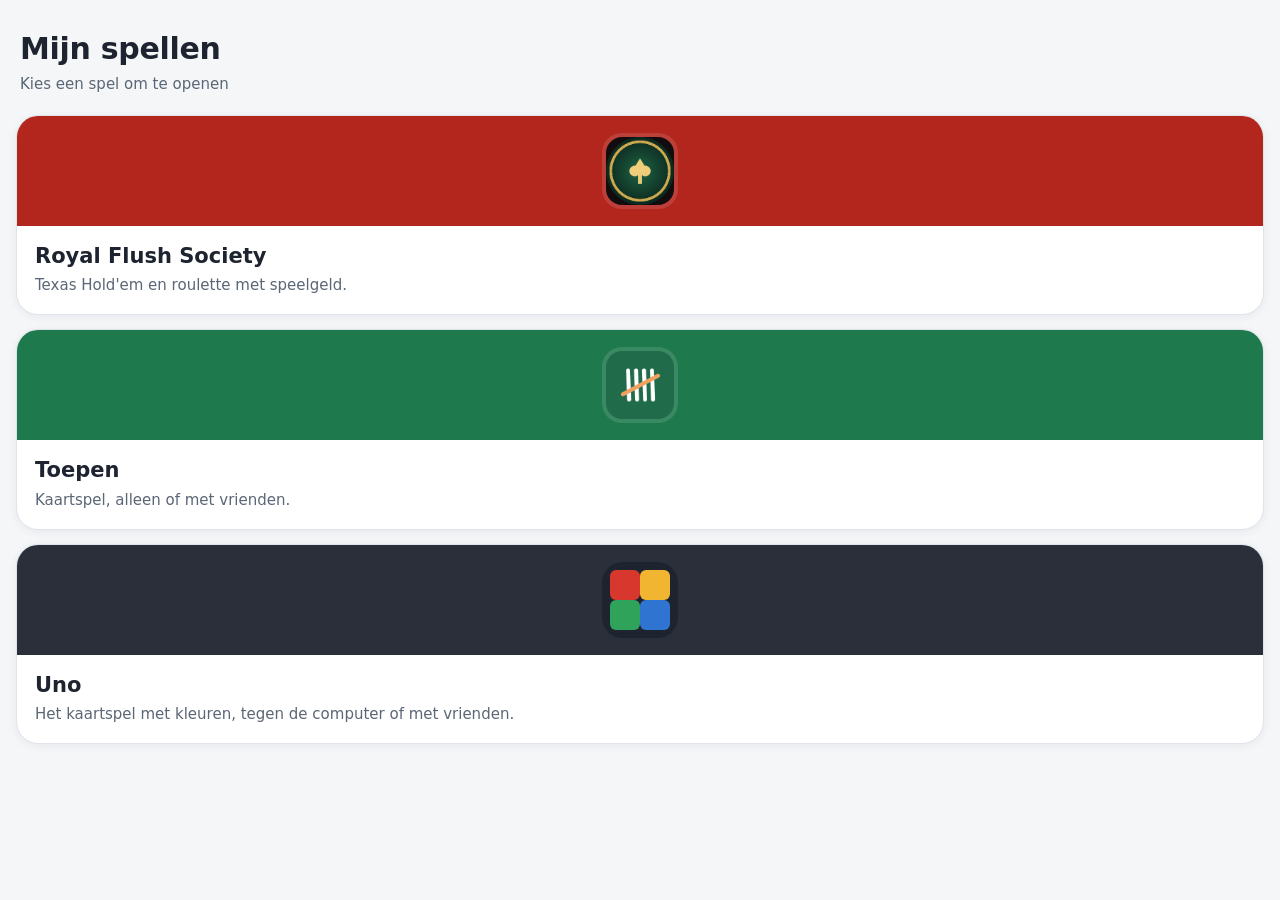
<file: index.html>
<!doctype html>
<html lang="nl">
<head>
<meta charset="utf-8">
<meta name="viewport" content="width=device-width, initial-scale=1, viewport-fit=cover">
<meta name="theme-color" content="#f4f6f8">
<title>Mijn spellen</title>
<link rel="manifest" href="hub.webmanifest">
<link rel="icon" href="icons/spellen.svg" type="image/svg+xml">
<link rel="apple-touch-icon" href="icons/spellen-192.png">
<style>
  :root { --bg: #f4f6f8; --card: #ffffff; --ink: #1d2430; --soft: #5b6676; --line: #dfe4ea; color-scheme: light; }
  @media (prefers-color-scheme: dark) { :root:not([data-theme="light"]) { --bg: #13171d; --card: #1c222b; --ink: #f2f4f7; --soft: #9aa5b5; --line: #2a323d; color-scheme: dark; } }
  * { box-sizing: border-box; }
  html, body { height: 100%; margin: 0; }
  body { background: var(--bg); color: var(--ink); font: 16px/1.4 system-ui, -apple-system, 'Segoe UI', Roboto, sans-serif; display: flex; flex-direction: column; min-height: 100dvh; padding: calc(env(safe-area-inset-top, 0px) + 20px) 16px env(safe-area-inset-bottom, 0px); }
  header { padding: 8px 4px 20px; }
  header h1 { font-size: 30px; font-weight: 800; letter-spacing: -0.01em; margin: 0; }
  header p { margin: 4px 0 0; color: var(--soft); font-size: 15px; }
  main { display: flex; flex-direction: column; gap: 14px; }
  a.game { display: flex; flex-direction: column; text-decoration: none; color: inherit; background: var(--card); border: 1px solid var(--line); border-radius: 22px; overflow: hidden; box-shadow: 0 2px 10px rgba(20,30,45,.06); }
  a.game:active { transform: scale(.985); }
  .band { height: 110px; display: flex; align-items: center; justify-content: center; }
  .band img { width: 76px; height: 76px; border-radius: 20px; background: rgba(255,255,255,.12); padding: 4px; }
  .poker .band { background: #b3261e; }
  .toepen .band { background: #1e7a4c; }
  .uno .band { background: #2b2f3a; }
  .uno .band svg { width: 76px; height: 76px; border-radius: 20px; }
  .info { padding: 16px 18px 18px; }
  .info b { display: block; font-size: 21px; font-weight: 800; }
  .info span { display: block; color: var(--soft); font-size: 15px; margin-top: 4px; }
  @media (prefers-color-scheme: dark) { :root:not([data-theme="light"]) .poker .band { background: #8f1f18; } }
</style>
</head>
<body>
<header>
  <h1>Mijn spellen</h1>
  <p>Kies een spel om te openen</p>
</header>
<main>
  <a class="game poker" href="poker/">
    <div class="band"><img src="poker/icons/icon-192.png" alt=""></div>
    <div class="info"><b>Royal Flush Society</b><span>Texas Hold'em en roulette met speelgeld.</span></div>
  </a>
  <a class="game toepen" href="toepen/">
    <div class="band"><img src="toepen/icons/icon-192.png" alt=""></div>
    <div class="info"><b>Toepen</b><span>Kaartspel, alleen of met vrienden.</span></div>
  </a>
  <a class="game uno" href="uno/">
    <div class="band"><svg viewBox="0 0 76 76" aria-hidden="true"><rect width="76" height="76" rx="20" fill="#1d2430"/><rect x="8" y="8" width="30" height="30" rx="6" fill="#d7372c"/><rect x="38" y="8" width="30" height="30" rx="6" fill="#f2b531"/><rect x="8" y="38" width="30" height="30" rx="6" fill="#2fa35a"/><rect x="38" y="38" width="30" height="30" rx="6" fill="#2f74d0"/></svg></div>
    <div class="info"><b>Uno</b><span>Het kaartspel met kleuren, tegen de computer of met vrienden.</span></div>
  </a>
</main>
<script>
  if ('serviceWorker' in navigator) window.addEventListener('load', function () { navigator.serviceWorker.register('hub-sw.js'); });
</script>
</body>
</html>
</file>
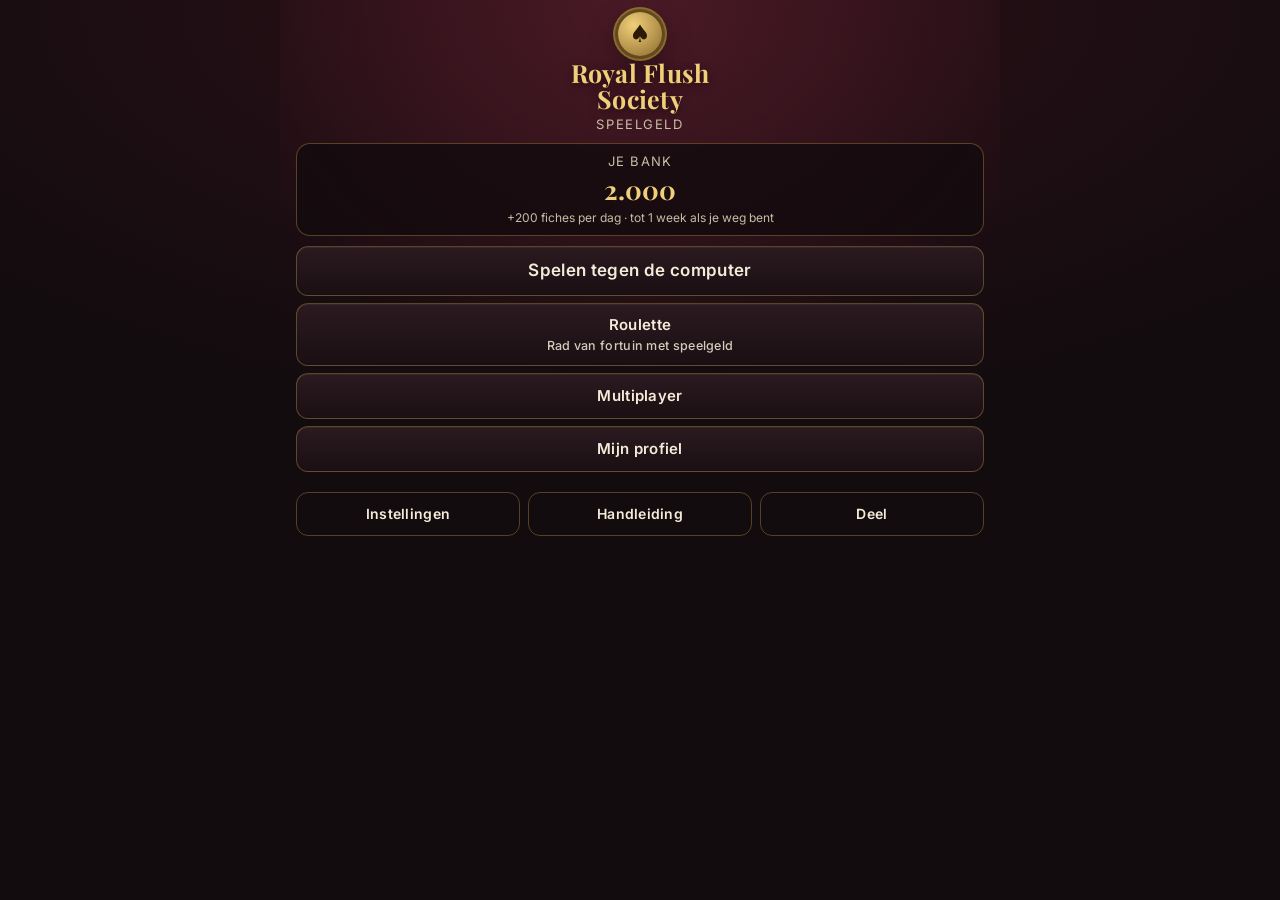
<file: poker/index.html>
<!doctype html>
<html lang="nl">
<head>
<meta charset="utf-8">
<meta name="viewport" content="width=device-width, initial-scale=1, viewport-fit=cover">
<meta name="theme-color" content="#120c0e">
<meta name="description" content="Royal Flush Society: Texas Hold'em met speelgeld. Geen echt geld.">
<title>Royal Flush Society</title>
<link rel="manifest" href="manifest.webmanifest">
<link rel="icon" href="icons/icon.svg" type="image/svg+xml">
<link rel="apple-touch-icon" href="icons/icon-192.png">
<link rel="preconnect" href="https://fonts.googleapis.com">
<link rel="preconnect" href="https://fonts.gstatic.com" crossorigin>
<link rel="stylesheet" href="https://fonts.googleapis.com/css2?family=Playfair+Display:wght@600;700&family=Inter:wght@400;500;600&display=swap">
<link rel="stylesheet" href="styles.css">
</head>
<body>

<!-- Main menu -->
<section id="s-menu" class="screen">
  <div class="menu">
    <div class="brand">
      <div class="crest" aria-hidden="true">♠</div>
      <h1>Royal Flush<br>Society</h1>
      <p class="tag">Speelgeld</p>
    </div>
    <div class="bank-card" aria-live="polite">
      <span>Je bank</span>
      <strong id="bank">2.000</strong>
      <small>+200 fiches per dag · tot 1 week als je weg bent</small>
    </div>
    <div class="menu-buttons">
      <button class="btn big" data-go="setup">Spelen tegen de computer</button>
      <button class="btn" id="btn-resume" hidden>Verder spelen</button>
      <button class="btn" data-go="roulette">Roulette<small>Rad van fortuin met speelgeld</small></button>
      <button class="btn" data-go="multi">Multiplayer</button>
      <button class="btn" data-go="profile">Mijn profiel</button>
    </div>
    <div class="row">
      <button class="btn ghost" data-go="settings">Instellingen</button>
      <a class="btn ghost" href="handleiding.html">Handleiding</a>
      <button class="btn ghost" id="btn-share">Deel</button>
    </div>
  </div>
</section>

<!-- Setup: level and buy-in -->
<section id="s-setup" class="screen">
  <header class="bar"><button class="icon" data-go="menu" aria-label="Terug">‹</button><h2>Tafel kiezen</h2><span></span></header>
  <div class="scroll-box">
    <p class="hint">Kies een niveau. Je hebt minstens de minimale instap nodig.</p>
    <div id="level-list" class="levels"></div>
    <div class="buyin" id="buyin-box">
      <div class="row between"><span>Instap</span><strong id="buy-out">0</strong></div>
      <input type="range" id="buy-in" step="100" aria-label="Instap">
      <div class="row between"><button class="btn small" id="buy-min">Laag</button><button class="btn small" id="buy-max">Hoog</button></div>
    </div>
    <div class="buyin">
      <div class="row between"><span>Computerspelers</span><strong id="bots-out">3</strong></div>
      <input type="range" id="bots" min="1" max="7" value="3" aria-label="Aantal computerspelers">
    </div>
    <label class="check buyin"><input type="checkbox" id="blinds-up" checked> Blinds lopen op (elke 10 ronden, toernooi)</label>
    <button class="btn gold big" id="btn-deal">Aanschuiven</button>
  </div>
</section>

<!-- Table (solo, host or friend) -->
<section id="s-table" class="screen table-screen">
  <header class="topbar">
    <button class="icon" id="t-back" aria-label="Stoppen en terug">‹</button>
    <div class="lvl" id="t-level"></div>
    <button class="icon" id="t-score" aria-label="Scorebord"><svg viewBox="0 0 24 24" width="22" height="22" fill="none" stroke="currentColor" stroke-width="1.8"><path d="M5 20V10M12 20V4M19 20v-7"/></svg></button>
    <button class="icon" id="t-auto" aria-label="Laat de computer voor mij spelen" title="Laat de computer voor mij spelen" hidden><svg viewBox="0 0 24 24" width="22" height="22" fill="none" stroke="currentColor" stroke-width="1.8"><rect x="5" y="8" width="14" height="11" rx="3"/><path d="M12 8V4M9 4h6"/><circle cx="9.5" cy="13" r="1.3" fill="currentColor"/><circle cx="14.5" cy="13" r="1.3" fill="currentColor"/><path d="M9.5 16.5h5"/></svg></button>
    <button class="icon" id="t-gear" aria-label="Instellingen"><svg viewBox="0 0 24 24" width="22" height="22" fill="none" stroke="currentColor" stroke-width="1.8"><circle cx="12" cy="12" r="3"/><path d="M12 2v3M12 19v3M4.9 4.9l2.1 2.1M17 17l2.1 2.1M2 12h3M19 12h3M4.9 19.1L7 17M17 7l2.1-2.1"/></svg></button>
    <button class="icon" id="t-chat" aria-label="Chat" hidden><svg viewBox="0 0 24 24" width="22" height="22" fill="none" stroke="currentColor" stroke-width="1.8"><path d="M4 5h16v11H9l-5 4z"/></svg></button>
  </header>
  <div class="felt" id="felt">
    <div class="board" id="board"></div>
    <div class="potbox" id="t-potbox" aria-live="polite"></div>
    <div class="t-bets" id="t-bets"></div>
    <div class="seats" id="seats"></div>
    <div class="odds" id="odds" aria-live="polite" title="Kans om te winnen">
      <strong id="odds-pct">–</strong>
      <svg id="odds-chart" class="odds-chart" viewBox="0 0 96 34" aria-hidden="true"></svg>
    </div>
    <div class="timer" id="timer" hidden><span id="timer-bar"></span></div>
  </div>
  <div class="side">
  <div class="msg" id="t-msg" aria-live="polite"></div>
  <div class="actions">
    <div class="raise-row" id="raise-row" hidden>
      <div class="row between"><span>Verhogen naar</span><strong id="raise-out">0</strong></div>
      <input type="range" id="raise-range" aria-label="Verhogen naar">
      <div class="quick">
        <button class="btn small" data-quick="min">Min</button>
        <button class="btn small" data-quick="half">½ pot</button>
        <button class="btn small" data-quick="pot">Pot</button>
        <button class="btn small danger" data-quick="allin">All-in</button>
      </div>
      <button class="btn gold big" id="raise-ok">Verhogen</button>
      <button class="btn ghost raise-cancel" id="raise-cancel">Annuleren</button>
    </div>
    <button class="btn small ghost undo" id="b-undo" hidden>Ongedaan maken</button>
    <button class="btn gold big" id="b-menu" hidden>Naar het hoofdmenu</button>
    <div class="act-row" id="act-row">
      <button class="act fold" id="b-fold">Passen</button>
      <button class="act call" id="b-call">Checken</button>
      <button class="act raise" id="b-raise">Verhogen</button>
    </div>
  </div>
  </div>
</section>

<!-- Profile: name, character and photo, used at every table -->
<section id="s-profile" class="screen">
  <header class="bar"><button class="icon" data-go="menu" aria-label="Terug">‹</button><h2>Mijn profiel</h2><span></span></header>
  <div class="scroll-box">
    <div class="card-panel">
      <div class="profile-head">
        <div id="profile-prev" class="profile-prev"></div>
        <label class="field">Naam <input id="profile-name" maxlength="14" value="Jij"></label>
      </div>
    </div>
    <div class="card-panel">
      <h3>Mijn personage</h3>
      <p class="fine">Zo zien de anderen je aan tafel, tenzij je een eigen foto kiest.</p>
      <div id="profile-pick" class="pick"></div>
    </div>
    <div class="card-panel">
      <h3>Mijn foto</h3>
      <p class="fine">Iedereen aan tafel ziet deze foto. Kies alleen een foto van jezelf, of geen.</p>
      <div class="row between">
        <input type="file" id="profile-file" accept="image/*">
        <button class="btn small danger" id="profile-del" hidden>Verwijder</button>
      </div>
    </div>
    <button class="btn gold big" id="profile-save">Opslaan</button>
  </div>
</section>

<!-- Friends: choose online or in the same room -->
<section id="s-multi" class="screen">
  <header class="bar"><button class="icon" data-go="menu" aria-label="Terug">‹</button><h2>Multiplayer</h2><span></span></header>
  <div class="scroll-box">
    <p class="hint">Kies hoe je speelt. Je kunt later altijd wisselen.</p>
    <button class="btn gold big" data-go="online">Online<small>Spelen met vrienden op afstand, via internet</small></button>
    <button class="btn big" data-go="room">Local<small>Spelen met vrienden in dezelfde kamer, zonder internet</small></button>
  </div>
</section>

<!-- Friends online -->
<section id="s-online" class="screen">
  <header class="bar"><button class="icon" data-go="menu" aria-label="Terug">‹</button><h2>Vrienden op afstand</h2><button class="btn small ghost" data-go="room">In de kamer</button></header>
  <div class="scroll-box">
    <p class="hint">Iedereen speelt op de eigen telefoon. Het spel heeft internet nodig om elkaar te vinden.</p>
    <div class="card-panel" id="resume-box" hidden>
      <h3>Verder spelen</h3>
      <button class="btn gold big" id="btn-resume-host" hidden>Hervat mijn tafel</button>
      <button class="btn gold big" id="btn-resume-guest" hidden>Terug naar tafel</button>
    </div>
    <div class="card-panel">
      <h3>Open een tafel</h3>
      <label class="field">Instap <input id="host-buy" type="number" step="100" value="1000"></label>
      <label class="field">Niveau <select id="host-level"></select></label>
      <label class="check"><input type="checkbox" id="host-blinds" checked> Blinds lopen op (elke 10 ronden)</label>
      <button class="btn gold big" id="btn-host">Open de tafel</button>
    </div>
    <div class="card-panel">
      <h3>Doe mee met een tafel</h3>
      <label class="field">Tafelcode <input id="join-code" maxlength="8" autocapitalize="characters" placeholder="bijv. KQ7BX"></label>
      <label class="field">Instap <input id="join-buy" type="number" step="100" value="1000"></label>
      <button class="btn gold big" id="btn-join">Doe mee</button>
    </div>
    <p class="status" id="online-status" role="status"></p>
  </div>
</section>

<!-- Friends in the same room (QR, no internet) -->
<section id="s-room" class="screen">
  <header class="bar"><button class="icon" data-go="menu" aria-label="Terug">‹</button><h2>In dezelfde kamer</h2><button class="btn small ghost" data-go="online">Op afstand</button></header>
  <div class="scroll-box">
    <p class="hint">Zonder internet: scan elkaars QR-code. Elke telefoon een keer, daarna kun je aan tafel.</p>
    <div class="card-panel">
      <h3>Ik open de tafel</h3>
      <p class="fine">Laat je vriend deze QR scannen. Scan daarna zijn antwoord-QR.</p>
      <div id="room-host-qr" class="qr-box"></div>
      <div class="row between"><button class="btn small" id="room-host-scan">Scan antwoord</button><button class="btn small" id="room-host-next">Volgende vriend</button></div>
    </div>
    <div class="card-panel">
      <h3>Ik doe mee</h3>
      <div class="row between"><button class="btn small" id="room-join-scan">Scan QR van je vriend</button></div>
      <div id="room-join-qr" class="qr-box"></div>
      <label class="field">Of plak de code <input id="room-paste" placeholder="Plak hier"></label>
      <button class="btn small" id="room-paste-go">Gebruik deze code</button>
    </div>
    <div class="card-panel" id="room-table-box" hidden>
      <h3>Tafel</h3>
      <label class="field">Instap <input id="room-buy" type="number" step="100" value="1000"></label>
      <div class="row between">
        <button class="btn gold" id="room-open">Open de tafel</button>
        <button class="btn gold" id="room-sit">Ga zitten</button>
      </div>
      <p class="fine">Tafelcode: <strong id="room-code">–</strong></p>
    </div>
    <p class="status" id="room-status" role="status"></p>
  </div>
  <div class="scanner" id="scanner" hidden>
    <video id="scan-video" playsinline muted></video>
    <canvas id="scan-canvas" hidden></canvas>
    <button class="btn" id="scan-stop">Stoppen</button>
  </div>
</section>

<!-- Fichetelling: count the chips for an evening with real cards -->
<section id="s-count" class="screen">
  <header class="bar"><button class="icon" data-go="menu" aria-label="Terug">‹</button><h2>Fichetelling</h2><button class="icon" id="count-reset" aria-label="Opnieuw beginnen">↺</button></header>
  <div class="scroll-box">
    <p class="hint">Voor een avond met echte kaarten. De app houdt de fiches en de pot bij.</p>
    <div class="card-panel">
      <div class="row between"><span>Pot</span><strong id="count-pot">0</strong></div>
      <div class="row between"><span>Blinds</span>
        <select id="count-blinds"></select>
      </div>
    </div>
    <div id="count-players"></div>
    <button class="btn ghost" id="count-add">Speler toevoegen</button>
  </div>
</section>

<!-- Settings -->
<section id="s-settings" class="screen">
  <header class="bar"><button class="icon" data-go="menu" aria-label="Terug">‹</button><h2>Instellingen</h2><span></span></header>
  <div class="scroll-box" id="settings-box"></div>
</section>

<!-- Sheets: confirmations and chat -->
<div id="sheet" class="overlay" hidden>
  <div class="sheet" id="sheet-body"></div>
</div>

<section id="s-roulette" class="screen rl-screen">
  <header class="topbar">
    <button class="icon" data-go="menu" aria-label="Terug naar het menu">‹</button>
    <div class="lvl">Roulette · <span id="rl-bank">–</span></div>
    <button class="icon" id="rl-btn-auto-toggle" aria-label="Bot speelt voor mij" title="Bot speelt voor mij" aria-pressed="false">
      <svg viewBox="0 0 24 24" width="22" height="22" fill="none" stroke="currentColor" stroke-width="1.8"><rect x="5" y="8" width="14" height="11" rx="3"/><path d="M12 8V4M9 4h6"/><circle cx="9.5" cy="13" r="1.3" fill="currentColor"/><circle cx="14.5" cy="13" r="1.3" fill="currentColor"/><path d="M9.5 16.5h5"/></svg>
    </button>
  </header>

  <div class="rl-main">
    <div class="rl-top">
      <div class="rl-wheel" aria-hidden="true"><div class="pointer"></div><svg id="rl-wheel" viewBox="0 0 200 200"></svg></div>
      <div class="rl-result" id="rl-result" aria-live="polite">Zet je fiches en draai het rad.</div>
      <div class="rl-history" id="rl-history" aria-label="Laatste uitslagen"></div>
    </div>

    <div class="rl-board-wrap">
      <div class="rl-board" id="rl-board"></div>
    </div>

    <div class="rl-bots" id="rl-bots" aria-label="Spelers aan tafel"></div>
    <div class="msg rl-msg" id="rl-msg" aria-live="polite"></div>

    <div class="rl-auto" id="rl-auto-panel" hidden>
      <div class="rl-auto-row">
        <label class="field">Bot zet op
          <select id="rl-auto-bet">
            <option value="red">Rood</option>
            <option value="black">Zwart</option>
            <option value="even">Even</option>
            <option value="odd">Oneven</option>
            <option value="low">1 t/m 18</option>
            <option value="high">19 t/m 36</option>
          </select>
        </label>
        <label class="field">Aantal draaien
          <select id="rl-auto-spins"><option>10</option><option selected>25</option><option>50</option></select>
        </label>
      </div>
      <p class="fine">De bot zet telkens je gekozen fiche op deze inzet. Hij stopt als je bank te laag is, je 20% van je bank kwijt bent, of het aantal draaien op is. Roulette heeft altijd een voordeel voor het huis, dus op lange termijn verlies je gemiddeld. De bot wint niet "vanzelf".</p>
      <div class="rl-auto-row">
        <button class="btn gold" id="rl-auto-start">Start de bot</button>
        <button class="btn ghost" id="rl-auto-stop" disabled>Stop</button>
      </div>
    </div>
  </div>

  <div class="rl-controls">
    <div class="rl-chips" id="rl-chips" role="group" aria-label="Kies een fiche"></div>
    <div class="rl-buttons">
      <button class="btn small ghost" id="rl-btn-undo">Terug</button>
      <button class="btn small ghost" id="rl-btn-clear">Wis</button>
      <button class="btn small ghost" id="rl-btn-repeat">Herhaal</button>
      <button class="btn gold rl-spin" id="rl-btn-spin">Draai het rad</button>
    </div>
  </div>
</section>

<script src="vendor/qrcode.js"></script>
<script src="vendor/peerjs.min.js"></script>
<script src="engine.js"></script>
<script src="ai.js"></script>
<script src="art.js"></script>
<script src="money.js"></script>
<script src="table.js"></script>
<script src="online.js"></script>
<script src="prefs.js"></script>
<script src="sfx.js"></script>
<script src="net.js"></script>
<script src="ring.js"></script>
<script src="peer.js"></script>
<script src="roulette-engine.js"></script>
<script src="roulette-game.js"></script>
<script src="app.js"></script>
</body>
</html>
</file>
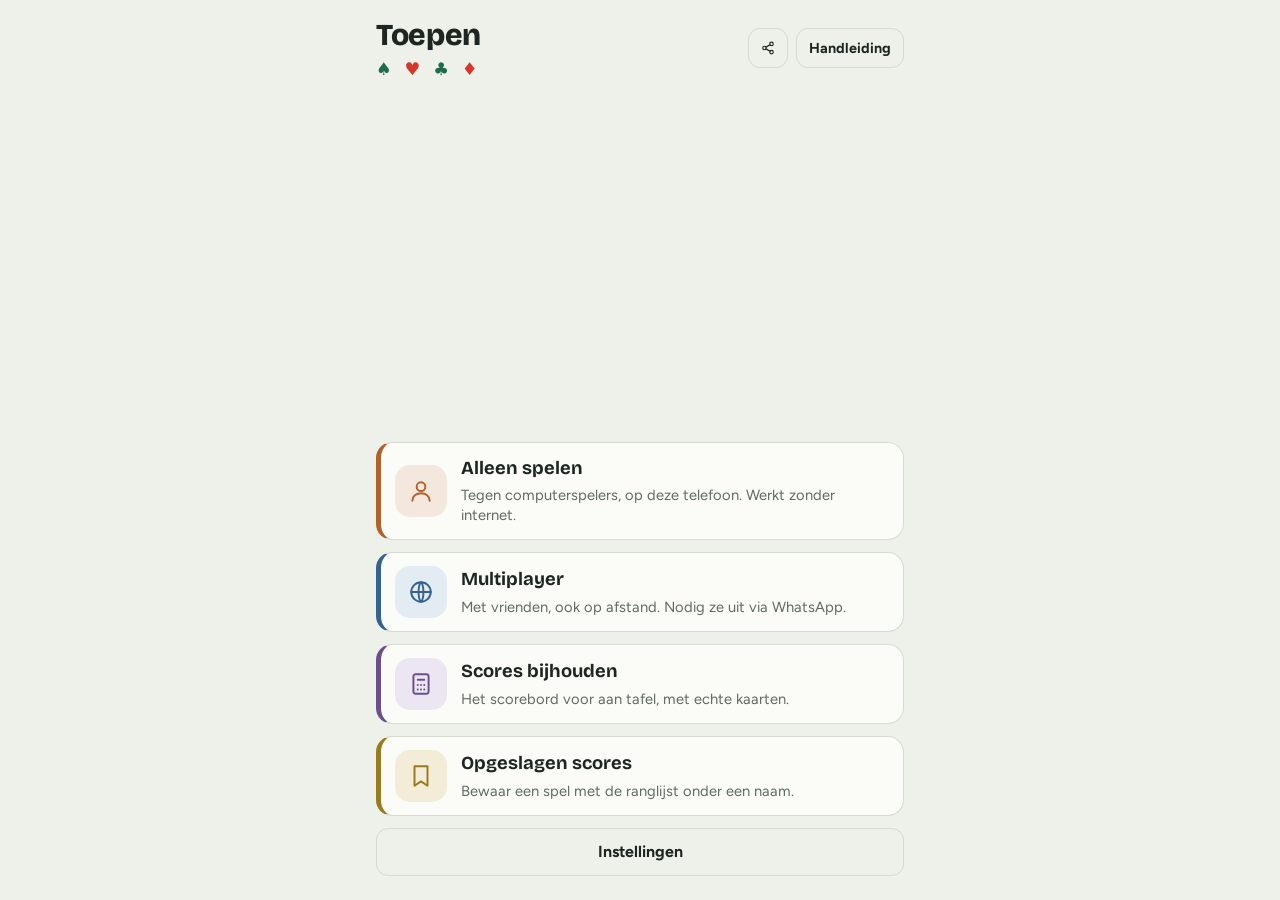
<file: toepen/index.html>
<!doctype html>
<html lang="nl">
<head>
<meta charset="utf-8">
<meta name="viewport" content="width=device-width, initial-scale=1, viewport-fit=cover">
<meta name="theme-color" content="#1f6b4a">
<meta name="description" content="Toepen: speel alleen, met vrienden, of houd de score bij.">
<link rel="manifest" href="manifest.webmanifest">
<link rel="icon" href="icons/icon.svg" type="image/svg+xml">
<link rel="apple-touch-icon" href="icons/icon-192.png">
<script src="prefs.js"></script>
<title>Toepen</title>
<link rel="preconnect" href="https://fonts.googleapis.com">
<link rel="preconnect" href="https://fonts.gstatic.com" crossorigin>
<link rel="stylesheet" href="https://fonts.googleapis.com/css2?family=Bricolage+Grotesque:opsz,wght@12..96,600;12..96,800&family=Figtree:wght@400;500;600;700&display=swap">
<style>
  :root {
    --bg: #eef1ea; --surface: #fbfcf8; --fg: #1d2620; --muted: #5f6b62; --line: #d5dbd0;
    --accent: #1f6b4a; --accent-fg: #ffffff; --accent-soft: #dcebe2;
    --warn: #b4540f; --warn-soft: #fbe7d6; --danger: #b3261e; --danger-soft: #f9dedc; --scrim: rgba(18, 26, 21, 0.5);
    --blue: #34638f; --blue-soft: #e3ebf3; --orange: #b4602a; --orange-soft: #f4e8de; --purple: #6a4f8c; --purple-soft: #ece6f2; --gold: #9a7a1f; --gold-soft: #f3ecd6;
    --font-display: "Bricolage Grotesque", "Arial Rounded MT Bold", system-ui, sans-serif;
    --font-body: "Figtree", system-ui, -apple-system, "Segoe UI", sans-serif;
  }
  @media (prefers-color-scheme: dark) {
    :root:not([data-theme="light"]) {
      --bg: #121a15; --surface: #1b251f; --fg: #e8eee8; --muted: #9eaba1; --line: #2c3a31;
      --accent: #4fbf89; --accent-fg: #0d1a13; --accent-soft: #1f3a2b;
      --warn: #f0a160; --warn-soft: #3a2817; --danger: #f2b8b5; --danger-soft: #4a1f1c; --scrim: rgba(0, 0, 0, 0.65);
      --blue: #86abd3; --blue-soft: #1d2a38; --orange: #e09a63; --orange-soft: #33241a; --purple: #b6a0d6; --purple-soft: #2a2336; --gold: #d6b659; --gold-soft: #2f2a15;
      color-scheme: dark;
    }
  }
  :root[data-theme="dark"] {
    --bg: #121a15; --surface: #1b251f; --fg: #e8eee8; --muted: #9eaba1; --line: #2c3a31;
    --accent: #4fbf89; --accent-fg: #0d1a13; --accent-soft: #1f3a2b;
    --warn: #f0a160; --warn-soft: #3a2817; --danger: #f2b8b5; --danger-soft: #4a1f1c; --scrim: rgba(0, 0, 0, 0.65);
    --blue: #86abd3; --blue-soft: #1d2a38; --orange: #e09a63; --orange-soft: #33241a; --purple: #b6a0d6; --purple-soft: #2a2336; --gold: #d6b659; --gold-soft: #2f2a15;
    color-scheme: dark;
  }
  * { box-sizing: border-box; }
  html { padding-top: env(safe-area-inset-top, 0px); padding-bottom: env(safe-area-inset-bottom, 0px); }
  body { margin: 0; background: var(--bg); color: var(--fg); font-family: var(--font-body); font-size: 16px; line-height: 1.4; -webkit-tap-highlight-color: transparent; }
  html, body { height: 100%; }
  .wrap { max-width: 560px; margin: 0 auto; padding: 14px 16px 24px; min-height: 100%; display: flex; flex-direction: column; gap: 12px; }
  .down { margin-top: auto; } /* choices sit at the bottom: in reach of the thumb */
  h1, h2 { font-family: var(--font-display); margin: 0; letter-spacing: -0.01em; }
  h1 { font-size: 1.9rem; font-weight: 800; } h2 { font-size: 1.25rem; font-weight: 700; }
  p { margin: 0; } button { font: inherit; color: inherit; cursor: pointer; border: 0; background: none; text-align: left; }
  button:focus-visible, a:focus-visible, input:focus-visible { outline: 3px solid var(--accent); outline-offset: 2px; }
  .muted { color: var(--muted); } .small { font-size: 0.875rem; }
  .label { font-size: 0.75rem; text-transform: uppercase; letter-spacing: 0.08em; color: var(--muted); font-weight: 700; }
  .btn { display: inline-flex; align-items: center; justify-content: center; min-height: 48px; padding: 0 18px; border-radius: 12px; font-weight: 700; background: var(--accent-soft); color: var(--accent); text-align: center; text-decoration: none; }
  .btn.primary { background: var(--accent); color: var(--accent-fg); }
  .btn.ghost { background: transparent; border: 1.5px solid var(--line); color: var(--fg); }
  .btn.danger { background: var(--danger-soft); color: var(--danger); }
  .icon-round { width: 40px; min-height: 40px; padding: 0; }
  .btn.sm { min-height: 40px; padding: 0 12px; font-size: 0.9rem; } .btn.big { min-height: 56px; font-size: 1.1rem; }
  .btn:disabled { opacity: 0.4; cursor: default; }
  .topbar { display: flex; justify-content: space-between; align-items: center; gap: 10px; }
  .topbar .meta { min-width: 0; }
  .suits { letter-spacing: 0.25em; color: var(--accent); font-size: 1.1rem; }
  .stack { display: grid; gap: 12px; }
  .choice { display: grid; gap: 3px; width: 100%; padding: 16px; border-radius: 16px; border: 1.5px solid var(--line); background: var(--surface); color: var(--fg); text-decoration: none; }
  .choice b { font-size: 1.15rem; font-family: var(--font-display); } .choice span { color: var(--muted); font-size: 0.92rem; }
  .suits .r { color: #d6362b; } :root[data-theme="dark"] .suits .r { color: #ff7a6e; }
  .fan { display: flex; align-items: flex-end; height: 74px; padding-right: 10px; flex: none; }
  .pc { width: 46px; height: 64px; margin-left: -16px; border-radius: 8px; background: #fff; color: #1d2620; border: 1.5px solid #cfd6cb; box-shadow: 0 3px 8px rgba(0,0,0,.18); display: grid; place-items: center; font: 800 1.15rem/1 var(--font-display); transform-origin: 50% 120%; }
  .pc.r { color: #d6362b; } .pc:nth-child(1) { transform: rotate(-14deg); } .pc:nth-child(2) { transform: rotate(0deg) translateY(-4px); } .pc:nth-child(3) { transform: rotate(14deg); }
  .choice.ic { grid-template-columns: 52px minmax(0, 1fr); column-gap: 14px; align-items: center; padding: 13px 14px; border-left: 5px solid var(--t); background: var(--surface); }
  .choice.ic .i { grid-row: 1 / 3; width: 52px; height: 52px; border-radius: 15px; display: grid; place-items: center; font-size: 1.7rem; font-style: normal; background: var(--ts); color: var(--t); }
  .choice.ic .go { color: var(--t); }
  .t-green { --t: var(--accent); --ts: var(--accent-soft); } .t-blue { --t: var(--blue); --ts: var(--blue-soft); } .t-orange { --t: var(--orange); --ts: var(--orange-soft); } .t-purple { --t: var(--purple); --ts: var(--purple-soft); } .t-gold { --t: var(--gold); --ts: var(--gold-soft); }
  .choice.ic.main { border-width: 2px; border-color: var(--t); }
  .resume { display: grid; grid-template-columns: minmax(0, 1fr) auto; gap: 8px; } .resume-x { align-self: stretch; min-width: 48px; padding: 0; font-size: 1.1rem; }
  .choice.main { border-color: var(--accent); background: var(--accent-soft); }
  .choice .go { float: right; color: var(--accent); }
  .row { display: grid; grid-template-columns: minmax(0, 1fr) auto; align-items: center; gap: 8px; width: 100%; padding: 12px 14px; border-radius: 14px; border: 1.5px solid var(--line); background: var(--surface); }
  .row b { display: block; overflow: hidden; text-overflow: ellipsis; white-space: nowrap; } .row .sub { color: var(--muted); font-size: 0.85rem; display: block; overflow: hidden; text-overflow: ellipsis; white-space: nowrap; }
  .row .go { color: var(--accent); font-size: 1.4rem; }
  .tag { display: inline-block; font-size: 0.7rem; font-weight: 700; padding: 1px 8px; border-radius: 999px; background: var(--accent-soft); color: var(--accent); margin-left: 6px; vertical-align: middle; }
  .pager { display: flex; align-items: center; justify-content: space-between; gap: 8px; }
  .pager .btn { min-width: 112px; }
  .scrim { position: fixed; inset: 0; background: var(--scrim); z-index: 30; display: flex; align-items: flex-end; justify-content: center; }
  .sheet { background: var(--surface); width: 100%; max-width: 560px; border-radius: 20px 20px 0 0; padding: 18px 16px calc(18px + env(safe-area-inset-bottom, 0px)); display: grid; gap: 12px; max-height: 92%; }
  .grip { width: 40px; height: 4px; border-radius: 2px; background: var(--line); justify-self: center; }
  input.text { width: 100%; height: 50px; border-radius: 12px; border: 1.5px solid var(--line); background: var(--bg); color: var(--fg); padding: 0 14px; font: inherit; font-size: 1.05rem; }
  .lines { display: grid; gap: 4px; font-size: 0.95rem; } .lines div { display: flex; justify-content: space-between; gap: 8px; }
  .seg { display: flex; gap: 6px; flex-wrap: wrap; }
  .seg button { flex: 1; min-height: 46px; padding: 0 14px; border-radius: 10px; font-weight: 700; border: 1.5px solid var(--line); text-align: center; }
  .seg button[aria-pressed="true"] { background: var(--accent); color: var(--accent-fg); border-color: var(--accent); }
  .panel { background: var(--surface); border: 1px solid var(--line); border-radius: 16px; padding: 14px 16px; display: grid; gap: 10px; }
  .toggle-row { display: flex; align-items: center; gap: 12px; min-height: 52px; width: 100%; }
  .toggle-row .txt { flex: 1; min-width: 0; } .toggle-row .txt div:last-child { font-size: 0.85rem; color: var(--muted); }
  .switch { width: 50px; height: 30px; border-radius: 15px; background: var(--line); position: relative; flex: none; transition: background 0.2s; }
  .switch::after { content: ""; position: absolute; top: 3px; left: 3px; width: 24px; height: 24px; border-radius: 50%; background: var(--surface); transition: transform 0.2s; box-shadow: 0 1px 3px rgba(0,0,0,0.25); }
  .toggle-row[aria-checked="true"] .switch { background: var(--accent); }
  .toggle-row[aria-checked="true"] .switch::after { transform: translateX(20px); }
  .toast { position: fixed; left: 50%; bottom: 24px; transform: translateX(-50%); background: var(--fg); color: var(--bg); padding: 10px 16px; border-radius: 12px; z-index: 40; pointer-events: none; font-weight: 600; }
  .compact .choice { padding: 12px 14px; } .compact .choice span { font-size: 0.85rem; }
  .tight .choice span { display: none; } .tight .choice { padding: 10px 14px; }
  .compact .panel { padding: 10px 14px; gap: 8px; } .compact .toggle-row { min-height: 44px; } .compact .seg button { min-height: 40px; }
  .compact .panel p.small { display: none; }
  .tight .toggle-row .txt div:last-child { display: none; } .tight .toggle-row { min-height: 40px; } .tight .panel { padding: 8px 14px; gap: 6px; }
</style>
</head>
<body>
<div class="wrap" id="app"></div>
<div id="layer"></div>
<script src="saves.js"></script>
<script>
(function () {
  'use strict';
  var S = window.ToepenSaves;
  var app = document.getElementById('app'), layer = document.getElementById('layer');
  var ui = { view: new URLSearchParams(location.search).get('view') === 'saves' ? 'saves' : 'menu', page: 0, size: 4, sheet: null, toast: '' };
  var toastTimer, VERSION = '34';

  function esc(s) { return String(s == null ? '' : s).replace(/[&<>"']/g, function (c) { return { '&': '&amp;', '<': '&lt;', '>': '&gt;', '"': '&quot;', "'": '&#39;' }[c]; }); }
  function when(ts) { try { return new Date(ts).toLocaleDateString('nl-NL', { day: 'numeric', month: 'short' }); } catch (e) { return ''; } }
  function toast(m) { ui.toast = m; draw(); clearTimeout(toastTimer); toastTimer = setTimeout(function () { ui.toast = ''; draw(); }, 2400); }
  function defaultName() { var d = new Date(); return 'Toepen ' + d.getDate() + '/' + (d.getMonth() + 1); }
  function who(sum) {
    var n = sum.players.map(function (p) { return p.name; });
    return n.slice(0, 4).join(', ') + (n.length > 4 ? ' +' + (n.length - 4) : '');
  }
  function sub(rec) {
    var s = rec.sum, parts = [];
    if (s.players.length) parts.push(who(s) + (s.done ? ' · afgelopen' : ' · ronde ' + s.round));
    if (s.games) parts.push(s.games + (s.games === 1 ? ' potje' : ' potjes'));
    return when(rec.at) + (parts.length ? ' · ' + parts.join(' · ') : '');
  }

  /* ---------- Views ---------- */
  // A table (practice game, or a multiplayer table) that is still open on this phone
  function openTable() {
    try {
      var hst = JSON.parse(localStorage.getItem('toepen-mp-host'));
      if (hst && hst.code && (!hst.practice || localStorage.getItem('toepen-mp-game-' + hst.code))) return { practice: !!hst.practice, code: hst.code, host: true };
      var jn = JSON.parse(localStorage.getItem('toepen-mp-join'));
      if (jn && jn.code) return { code: jn.code, host: false, ring: jn.kind === 'ring' };
    } catch (e) {}
    return null;
  }
  function renderMenu() {
    var cur = S.current(), h = '', ot = openTable();
    h += '<div class="topbar"><div class="meta"><h1>Toepen</h1><div class="suits" aria-hidden="true">♠ <span class="r">♥</span> ♣ <span class="r">♦</span></div></div><div style="display:flex;gap:8px"><button class="btn ghost sm icon-round" data-act="share" aria-label="Deel het spel"><svg viewBox="0 0 24 24" width="20" height="20" fill="none" stroke="currentColor" stroke-width="2" stroke-linecap="round" stroke-linejoin="round" aria-hidden="true"><circle cx="18" cy="5" r="3"/><circle cx="6" cy="12" r="3"/><circle cx="18" cy="19" r="3"/><path d="M8.6 13.5l6.8 4M15.4 6.5l-6.8 4"/></svg></button><a class="btn ghost sm" href="handleiding.html">Handleiding</a></div></div><div class="stack down">';
    if (ot) {
      h += '<div class="resume"><a class="choice main ic t-green" href="spelen.html?start=verder"><i class="i" aria-hidden="true"><svg viewBox="0 0 24 24" width="26" height="26" fill="none" stroke="currentColor" stroke-width="1.8" stroke-linecap="round" stroke-linejoin="round"><polygon points="7 4 20 12 7 20"/></svg></i><b>Verder met spelen</b><span>' +
        (ot.practice ? 'Tegen de computer. Waar je gebleven was.' : ot.host ? 'Je tafel ' + esc(ot.code) + '. Verbind opnieuw, dan gaan jullie verder waar je was.' : 'Tafel ' + esc(ot.code) + '. Terug naar je plek' + (ot.ring ? ', daarna koppel je opnieuw met de anderen.' : '.')) + '</span></a>' +
        '<button class="btn ghost resume-x" data-act="ask-clear" aria-label="Dit spel opruimen">✕</button></div>';
    }
    if (cur && cur.sum.players.length && !cur.sum.done) {
      h += '<a class="choice main ic t-green" href="scorebord.html"><i class="i" aria-hidden="true"><svg viewBox="0 0 24 24" width="26" height="26" fill="none" stroke="currentColor" stroke-width="1.8" stroke-linecap="round" stroke-linejoin="round"><path d="M9 6h11M9 12h11M9 18h11M4 6h.01M4 12h.01M4 18h.01"/></svg></i><b>Verder met je scorebord</b><span>Ronde ' + cur.sum.round + ' · ' + esc(who(cur.sum)) + '</span></a>';
    }
    h += '<a class="choice ic t-orange" href="spelen.html?start=oefenen"><i class="i" aria-hidden="true"><svg viewBox="0 0 24 24" width="26" height="26" fill="none" stroke="currentColor" stroke-width="1.8" stroke-linecap="round" stroke-linejoin="round"><circle cx="12" cy="8" r="4"/><path d="M4 21c0-4.4 3.6-7 8-7s8 2.6 8 7"/></svg></i><b>Alleen spelen</b><span>Tegen computerspelers, op deze telefoon. Werkt zonder internet.</span></a>';
    h += '<a class="choice ic t-blue" href="spelen.html?start=multi"><i class="i" aria-hidden="true"><svg viewBox="0 0 24 24" width="26" height="26" fill="none" stroke="currentColor" stroke-width="1.8" stroke-linecap="round" stroke-linejoin="round"><circle cx="12" cy="12" r="9"/><path d="M3 12h18M12 3c3 3 3 15 0 18-3-3-3-15 0-18"/></svg></i><b>Multiplayer</b><span>Met vrienden, ook op afstand. Nodig ze uit via WhatsApp.</span></a>';
    h += '<a class="choice ic t-purple" href="scorebord.html"><i class="i" aria-hidden="true"><svg viewBox="0 0 24 24" width="26" height="26" fill="none" stroke="currentColor" stroke-width="1.8" stroke-linecap="round" stroke-linejoin="round"><rect x="5" y="3" width="14" height="18" rx="2"/><path d="M9 8h6M9 13h.01M12 13h.01M15 13h.01M9 17h.01M12 17h.01M15 17h.01"/></svg></i><b>Scores bijhouden</b><span>Het scorebord voor aan tafel, met echte kaarten.</span></a>';
    var n = S.count();
    h += '<button class="choice ic t-gold" data-act="saves"><i class="i" aria-hidden="true"><svg viewBox="0 0 24 24" width="26" height="26" fill="none" stroke="currentColor" stroke-width="1.8" stroke-linecap="round" stroke-linejoin="round"><path d="M6 3h12v18l-6-4-6 4z"/></svg></i><b>Opgeslagen scores</b><span>' + (n ? n + ' opgeslagen. Open er een, of bewaar je spel onder een naam.' : 'Bewaar een spel met de ranglijst onder een naam.') + '</span></button>' +
      '<button class="btn ghost" data-act="settings">Instellingen</button></div>';
    return h;
  }
  function toggle(act, on, title, sub) {
    return '<button class="toggle-row" role="switch" aria-checked="' + !!on + '" data-act="' + act + '"><div class="txt"><div><b>' + title + '</b></div><div>' + sub + '</div></div><span class="switch" aria-hidden="true"></span></button>';
  }
  function renderSettings() {
    var pr = window.ToepenPrefs.get(), h = '';
    h += '<div class="topbar"><div class="meta"><h1>Instellingen</h1><div class="small muted">Geldt voor het hele spel</div></div><button class="btn ghost sm" data-act="menu">← Terug</button></div><div class="stack down">';
    h += '<div class="panel"><div class="label">Thema</div><div class="seg">' + [['system', 'Systeem'], ['light', 'Licht'], ['dark', 'Donker']].map(function (o) {
      return '<button data-act="pref-theme" data-v="' + o[0] + '" aria-pressed="' + (pr.theme === o[0]) + '">' + o[1] + '</button>'; }).join('') + '</div></div>';
    h += '<div class="panel"><div class="label">Je kaarten verbergen</div><div class="seg">' + [['zichtbaar', 'Zichtbaar'], ['verborgen', 'Verborgen']].map(function (o) {
      return '<button data-act="pref-hand" data-v="' + o[0] + '" aria-pressed="' + (pr.hand === o[0]) + '">' + o[1] + '</button>'; }).join('') + '</div>' +
      '<p class="small muted" style="margin:0">' + ({ zichtbaar: 'Je kaarten zijn altijd te zien.', verborgen: 'Kaartruggen. Tik erop om ze even te zien. Aan tafel verberg of toon je ze ook met de ronde knop naast je kaarten.' }[pr.hand === 'auto' ? 'verborgen' : pr.hand] || '') + '</p></div>';
    h += '<div class="panel"><div class="label">Als iemand wegvalt (voor tafels die jij opent)</div><div class="seg">' + [[0, 'Wachten'], [15, '15 s'], [45, '45 s'], [120, '2 min']].map(function (o) {
      return '<button data-act="pref-takeover" data-v="' + o[0] + '" aria-pressed="' + (pr.takeover === o[0]) + '">' + o[1] + '</button>'; }).join('') + '</div>' +
      '<p class="small muted" style="margin:0">' + (pr.takeover ? 'Na ' + (pr.takeover >= 60 ? pr.takeover / 60 + ' min' : pr.takeover + ' seconden') + ' offline speelt de computer voor die speler, tot hij of zij terug is.' : 'Het spel wacht tot de speler terug is. De host kan zelf de computer laten overnemen.') + '</p></div>';
    h += '<div class="panel"><div class="label">Tempo van het spel</div><div class="seg">' + [['rustig', 'Rustig'], ['normaal', 'Normaal'], ['snel', 'Snel']].map(function (o) {
      return '<button data-act="pref-speed" data-v="' + o[0] + '" aria-pressed="' + (pr.speed === o[0]) + '">' + o[1] + '</button>'; }).join('') + '</div>' +
      '<p class="small muted" style="margin:0">Hoe lang uitslagen in beeld blijven en hoe snel de computer speelt.</p></div>';
    h += '<button class="btn ghost" data-act="gfx">Graphics en animaties ›</button>';
    h += '<div class="panel">' + toggle('pref-sound', pr.sound, 'Geluid', 'Tonen bij kaarten, toepen, strafpunten, jouw beurt en de winnaar.') +
      toggle('pref-confirmToep', pr.confirmToep, 'Toep en passen bevestigen', 'Je bevestigt een toep, en Passen vraagt om een tweede tik. Zo gebeurt het niet per ongeluk.') +
      toggle('pref-vibrate', pr.vibrate, 'Trillen', 'Voelbare tik bij elke actie.') +
      toggle('pref-wake', pr.wake, 'Scherm aan houden', 'Je telefoon gaat niet op slot tijdens het spel.') + '</div>';
    h += '<p class="small muted" style="text-align:center">Toepen · versie ' + VERSION + '</p></div>';
    return h;
  }
  // Graphics: every animation can be switched on or off by itself
  var FX_LIST = [['fxPlay', 'Kaarten leggen', 'Je kaart glijdt naar het midden van de tafel.'], ['fxTrick', 'Slag binnenhalen', 'De winnaar van de slag licht op.'],
    ['fxToep', 'Toep en inzet', 'Het inzetcijfer springt op en de tafel flitst.'], ['fxScore', 'Strafpunten', 'Het cijfer schudt en toont +1, +2 enzovoort.'], ['fxWin', 'Winnaar', 'Confetti als iemand het spel wint.']];
  function renderGfx() {
    var pr = window.ToepenPrefs.get(), h = '';
    h += '<div class="topbar"><div class="meta"><h1>Graphics</h1><div class="small muted">Animaties in het spel</div></div><button class="btn ghost sm" data-act="settings">← Terug</button></div><div class="stack down">';
    h += '<div class="panel">' + toggle('pref-gfx', pr.gfx, 'Animaties', 'Alles tegelijk aan of uit. Handig op een oudere telefoon.') + '</div>';
    h += '<div class="panel"' + (pr.gfx ? '' : ' style="opacity:.5"') + '><div class="label">Per animatie</div>' + FX_LIST.map(function (f) { return toggle('pref-' + f[0], pr[f[0]], f[1], f[2]); }).join('') + '</div>';
    h += '<p class="small muted" style="text-align:center;margin:0">Staat op je telefoon \u201cminder beweging\u201d aan, dan blijven animaties altijd uit.</p></div>';
    return h;
  }
  function renderSaves() {
    var list = S.list(), cur = S.current(), h = '';
    h += '<div class="topbar"><div class="meta"><h1>Opgeslagen scores</h1><div class="small muted">Scorebord en ranglijst onder een naam</div></div><button class="btn ghost sm" data-act="menu">← Terug</button></div>';
    var saveBtn = '<button class="btn primary big" data-act="new"' + (cur ? '' : ' disabled') + '>Huidig scorebord opslaan</button>' +
      (cur ? '' : '<p class="small muted" style="text-align:center">Er staat nu niets op het scorebord om op te slaan.</p>');
    if (!list.length) {
      h += '<div class="choice" style="cursor:default"><b>Nog niets opgeslagen</b><span>Tik op <b>Huidig scorebord opslaan</b> en geef het een naam, bijvoorbeeld de avond of de groep. Je vindt het hier terug.</span></div>';
      return h + '<div class="down stack">' + saveBtn + '</div>';
    }
    var size = ui.size, pages = Math.max(1, Math.ceil(list.length / size));
    if (ui.page >= pages) ui.page = pages - 1;
    h += '<div class="stack">' + list.slice(ui.page * size, ui.page * size + size).map(function (r) {
      return '<button class="row" data-act="open" data-id="' + esc(r.id) + '"><span><b>' + esc(r.name) + (r.auto ? '<span class="tag">automatisch</span>' : '') + '</b><span class="sub">' + esc(sub(r)) + '</span></span><span class="go" aria-hidden="true">›</span></button>';
    }).join('') + '</div>';
    h += '<div class="down stack">';
    if (pages > 1) h += '<div class="pager"><button class="btn ghost sm" data-act="page" data-v="-1"' + (ui.page === 0 ? ' disabled' : '') + '>‹ Vorige</button><span class="small muted">' + (ui.page + 1) + ' / ' + pages + '</span><button class="btn ghost sm" data-act="page" data-v="1"' + (ui.page >= pages - 1 ? ' disabled' : '') + '>Volgende ›</button></div>';
    return h + saveBtn + '</div>';
  }
  // The address of this app (without the page name), for sharing
  function shareUrl() { return location.href.split(/[?#]/)[0].replace(/[^\/]*$/, ''); }
  function renderSheet() {
    var sh = ui.sheet; if (!sh) return '';
    var inner = '';
    if (sh.type === 'share') {
      var su = shareUrl(), st = 'Speel mee met Toepen! 🃏 Alleen, met vrienden of om de score bij te houden: ' + su;
      inner = '<h2>Deel Toepen</h2><p class="muted">Stuur de link naar vrienden. Ze openen hem op hun telefoon en kunnen direct spelen. Installeren is niet nodig.</p>' +
        '<a class="btn primary big" href="https://wa.me/?text=' + encodeURIComponent(st) + '" target="_blank" rel="noopener">Delen via WhatsApp</a>' +
        '<button class="btn big" data-act="copy-link">Link kopiëren</button>' +
        '<div class="small muted" style="text-align:center;word-break:break-all">' + esc(su) + '</div>';
    } else if (sh.type === 'clear') {
      var ot2 = openTable();
      inner = '<h2>Dit spel opruimen?</h2><p class="muted">' + (ot2 && ot2.practice ? 'Je oefenpotje wordt gewist.' : 'Je tafel wordt van deze telefoon gehaald. Je kunt er niet meer mee verder' + (ot2 && ot2.host ? ', en de anderen kunnen niet meer verbinden.' : '.')) + ' Je scorebord en opgeslagen scores blijven staan.</p>' +
        '<button class="btn danger big" data-act="do-clear">Ja, opruimen</button>';
    } else if (sh.type === 'new') {
      inner = '<h2>Scorebord opslaan</h2><p class="small muted">Geef het een naam. Je spelers, de stand en de ranglijst worden bewaard.</p>' +
        '<input class="text" id="savename" maxlength="40" autocomplete="off" value="' + esc(sh.name) + '" placeholder="Naam">' +
        (sh.err ? '<p class="small" style="color:var(--danger)" role="alert">' + esc(sh.err) + '</p>' : '') +
        '<button class="btn primary big" data-act="do-new">Opslaan</button>';
    } else {
      var r = S.list().filter(function (x) { return x.id === sh.id; })[0];
      if (!r) { ui.sheet = null; return ''; }
      if (sh.type === 'rename') {
        inner = '<h2>Naam wijzigen</h2><input class="text" id="savename" maxlength="40" autocomplete="off" value="' + esc(sh.name) + '" placeholder="Naam">' +
          '<button class="btn primary big" data-act="do-rename" data-id="' + esc(r.id) + '">Opslaan</button>';
      } else if (sh.type === 'delete') {
        inner = '<h2>Verwijderen?</h2><p class="muted">“' + esc(r.name) + '” wordt gewist, met de stand en de ranglijst die erin zitten. Dit kun je niet terugdraaien.</p>' +
          '<button class="btn danger big" data-act="do-delete" data-id="' + esc(r.id) + '">Ja, verwijderen</button>';
      } else {
        var s = r.sum, lines = '';
        s.players.forEach(function (p) { lines += '<div><span>' + esc(p.name) + '</span><b>' + p.score + (p.out ? ' · af' : '') + '</b></div>'; });
        var wl = s.wins.map(function (w) { return esc(w.name) + ' ' + w.wins + '×'; }).join(', ');
        inner = '<h2>' + esc(r.name) + '</h2><div class="small muted">' + esc(when(r.at)) + (r.auto ? ' · automatisch bewaard' : '') + '</div>' +
          (lines ? '<div><div class="label">Stand' + (s.done ? ' (afgelopen)' : ' · ronde ' + s.round) + '</div><div class="lines">' + lines + '</div></div>' : '<p class="small muted">Geen lopend spel, alleen de ranglijst.</p>') +
          (wl ? '<div class="small"><span class="label">Ranglijst</span><br>' + wl + (s.games ? ' · ' + s.games + (s.games === 1 ? ' potje' : ' potjes') + ' in totaal' : '') + '</div>' : '') +
          (S.current() ? '<p class="small muted">Je huidige scorebord wordt eerst automatisch bewaard.</p>' : '') +
          '<button class="btn primary big" data-act="do-open" data-id="' + esc(r.id) + '">Openen</button>' +
          '<div style="display:flex;gap:8px"><button class="btn ghost" style="flex:1" data-act="rename" data-id="' + esc(r.id) + '">Naam wijzigen</button><button class="btn danger" style="flex:1" data-act="delete" data-id="' + esc(r.id) + '">Verwijderen</button></div>';
      }
    }
    return '<div class="scrim" data-act="close"><div class="sheet" role="dialog" aria-modal="true"><div class="grip"></div>' + inner +
      '<button class="btn ghost" data-act="close">Sluiten</button></div></div>';
  }

  // Keeps everything on one screen: fewer rows per page when the phone is short.
  function draw() {
    reconcile();
    var cls = '';
    for (var lvl = 0; lvl < 3; lvl++) {
      app.className = 'wrap' + cls;
      app.innerHTML = ui.view === 'saves' ? renderSaves() : ui.view === 'settings' ? renderSettings() : ui.view === 'gfx' ? renderGfx() : renderMenu();
      if (document.documentElement.scrollHeight <= window.innerHeight + 1) break;
      if (ui.view === 'saves') { if (ui.size > 1) { ui.size--; continue; } break; }
      cls = lvl === 0 ? ' compact' : ' compact tight';
    }
    // keep what is being typed (and where the cursor is) when the screen is drawn again
    var cur = document.activeElement, keep = cur && cur.id === 'savename' ? { a: cur.selectionStart, b: cur.selectionEnd } : null;
    layer.innerHTML = renderSheet() + (ui.toast ? '<div class="toast" role="status">' + esc(ui.toast) + '</div>' : '');
    var inp = document.getElementById('savename');
    if (inp && keep) { inp.focus(); try { inp.setSelectionRange(keep.a, keep.b); } catch (e) {} }
    else if (inp && ui.sheet && !ui.sheet.focused) { ui.sheet.focused = true; inp.focus(); inp.select(); }
  }

  /* ---------- Phone back button ---------- */
  var navHist = 0, sheetHist = 0, ignoreBack = 0;
  function mark(k) { try { history.pushState({ toepenMark: k }, '', location.href); return true; } catch (e) { return false; } }
  function unmark() { ignoreBack++; try { history.back(); } catch (e) { ignoreBack--; } }
  function reconcile() {
    if (ignoreBack > 0) return;
    var wantNav = ui.view !== 'menu' ? 1 : 0, wantSheet = ui.sheet ? 1 : 0;
    if (wantNav && !navHist) { if (mark('nav')) navHist = 1; } else if (!wantNav && navHist) { navHist = 0; unmark(); return; }
    if (wantSheet && !sheetHist) { if (mark('sheet')) sheetHist = 1; } else if (!wantSheet && sheetHist) { sheetHist = 0; unmark(); }
  }
  window.addEventListener('popstate', function () {
    if (ignoreBack > 0) { ignoreBack--; if (!ignoreBack) draw(); return; }
    if (ui.sheet) { sheetHist = 0; ui.sheet = null; draw(); }
    else if (navHist) { navHist = 0; ui.view = 'menu'; draw(); }
  });

  /* ---------- Events ---------- */
  document.addEventListener('input', function (e) { if (e.target.id === 'savename' && ui.sheet) ui.sheet.name = e.target.value; });
  document.addEventListener('keydown', function (e) {
    if (e.key === 'Enter' && e.target.id === 'savename') { var b = layer.querySelector('[data-act^=do-][class*=primary]'); if (b) b.click(); }
    if (e.key === 'Escape' && ui.sheet) { ui.sheet = null; draw(); }
  });
  document.addEventListener('click', function (e) {
    var el = e.target.closest('[data-act]'); if (!el) return;
    if (el.classList.contains('scrim') && e.target !== el) return;
    var a = el.dataset.act, id = el.dataset.id, rec;
    switch (a) {
      case 'saves': ui.view = 'saves'; ui.page = 0; draw(); break;
      case 'settings': ui.view = 'settings'; draw(); break;
      case 'gfx': ui.view = 'gfx'; draw(); break;
      case 'pref-gfx': window.ToepenPrefs.set('gfx', !window.ToepenPrefs.get().gfx); draw(); break;
      case 'pref-fxPlay': case 'pref-fxTrick': case 'pref-fxToep': case 'pref-fxScore': case 'pref-fxWin': var fk = a.slice(5); window.ToepenPrefs.set(fk, !window.ToepenPrefs.get()[fk]); draw(); break;
      case 'pref-takeover': window.ToepenPrefs.set('takeover', +el.dataset.v); draw(); break;
      case 'pref-hand': window.ToepenPrefs.set('hand', el.dataset.v); draw(); break;
      case 'pref-speed': window.ToepenPrefs.set('speed', el.dataset.v); draw(); break;
      case 'pref-theme': window.ToepenPrefs.set('theme', el.dataset.v); window.ToepenPrefs.apply(); draw(); break;
      case 'pref-confirmToep': case 'pref-sound': case 'pref-vibrate': case 'pref-wake':
        var pk = a.slice(5); window.ToepenPrefs.set(pk, !window.ToepenPrefs.get()[pk]); if (pk === 'vibrate' && navigator.vibrate) { try { navigator.vibrate(30); } catch (er2) {} } draw(); break;
      case 'menu': ui.view = 'menu'; ui.sheet = null; draw(); break;
      case 'page': ui.page += +el.dataset.v; draw(); break;
      case 'close': ui.sheet = null; draw(); break;
      case 'share':
        var shd = { title: 'Toepen', text: 'Speel mee met Toepen! 🃏', url: shareUrl() };
        if (navigator.share) { navigator.share(shd).catch(function (e) { if (e && e.name !== 'AbortError') { ui.sheet = { type: 'share' }; draw(); } }); }
        else { ui.sheet = { type: 'share' }; draw(); }
        break;
      case 'copy-link':
        try { navigator.clipboard.writeText(shareUrl()).then(function () { toast('Link gekopieerd'); }, function () { toast(shareUrl()); }); } catch (e) { toast(shareUrl()); }
        break;
      case 'ask-clear': ui.sheet = { type: 'clear' }; draw(); break;
      case 'do-clear':
        try {
          var ot3 = openTable(), rm = ['toepen-mp-host', 'toepen-mp-join', 'toepen-ring-data', 'toepen-peer-data', 'toepen-localdb-practice'];
          if (ot3 && ot3.code) rm.push('toepen-mp-game-' + ot3.code);
          rm.forEach(function (k) { localStorage.removeItem(k); });
        } catch (e) {}
        ui.sheet = null; draw(); toast('Opgeruimd'); break;
      case 'new': ui.sheet = { type: 'new', name: defaultName() }; draw(); break;
      case 'do-new':
        var st; try { st = JSON.parse(localStorage.getItem('toepen-scorebord-v2')); } catch (er) { st = null; }
        if (!st || !S.hasContent(st)) { ui.sheet = { type: 'new', name: ui.sheet.name, err: 'Er staat niets op het scorebord om op te slaan.' }; draw(); break; }
        rec = S.saveState(ui.sheet.name, st);
        if (!rec) { ui.sheet.err = 'Opslaan lukt niet: het geheugen van de browser is vol. Verwijder eerst een oud spel.'; draw(); break; }
        ui.sheet = null; ui.page = 0; draw(); toast('Opgeslagen als “' + rec.name + '”'); break;
      case 'open': ui.sheet = { type: 'detail', id: id }; draw(); break;
      case 'do-open':
        if (S.load(id)) location.href = 'scorebord.html'; else { ui.sheet = null; draw(); toast('Openen lukt niet: het geheugen van de browser is vol.'); }
        break;
      case 'rename': rec = S.list().filter(function (x) { return x.id === id; })[0]; ui.sheet = { type: 'rename', id: id, name: rec ? rec.name : '' }; draw(); break;
      case 'do-rename': S.rename(id, ui.sheet.name); ui.sheet = { type: 'detail', id: id }; draw(); toast('Naam gewijzigd'); break;
      case 'delete': ui.sheet = { type: 'delete', id: id }; draw(); break;
      case 'do-delete': S.remove(id); ui.sheet = null; draw(); toast('Verwijderd'); break;
    }
  });
  var resizeTimer;
  window.addEventListener('resize', function () {
    clearTimeout(resizeTimer);
    resizeTimer = setTimeout(function () {
      var a = document.activeElement;
      if (a && (a.tagName === 'INPUT' || a.tagName === 'TEXTAREA')) return;  // the keyboard opening is not a reason to redraw
      ui.size = 4; draw();
    }, 200);
  });
  draw();
})();
</script>
<script>
  if ('serviceWorker' in navigator) window.addEventListener('load', function () { navigator.serviceWorker.register('sw.js'); });
</script>
</body>
</html>
</file>
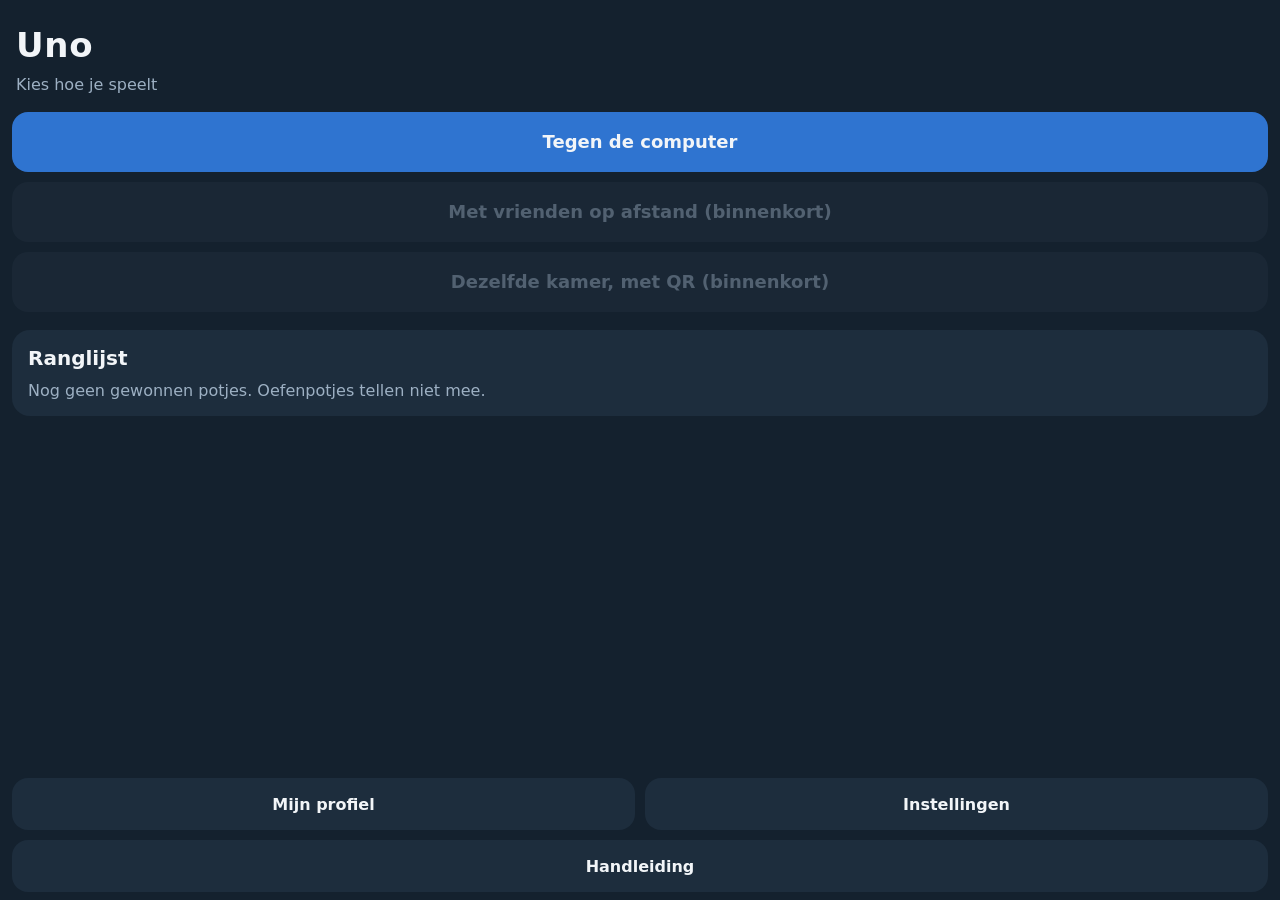
<file: uno/index.html>
<!doctype html>
<html lang="nl">
<head>
<meta charset="utf-8">
<meta name="viewport" content="width=device-width, initial-scale=1, viewport-fit=cover">
<meta name="theme-color" content="#14212e">
<title>Uno</title>
<link rel="manifest" href="manifest.webmanifest">
<link rel="icon" href="icons/icon-192.png" type="image/png">
<link rel="apple-touch-icon" href="icons/icon-192.png">
<link rel="stylesheet" href="styles.css">
</head>
<body>

<!-- Startscherm -->
<section id="home" class="scherm">
  <header class="kop">
    <h1>Uno</h1>
    <p>Kies hoe je speelt</p>
  </header>

  <div class="knoppen">
    <button class="knop groot" id="btn-doorgaan" hidden>Doorgaan met het potje</button>
    <button class="knop groot kleur-blauw" id="btn-nieuw">Tegen de computer</button>
    <button class="knop groot uit" disabled>Met vrienden op afstand (binnenkort)</button>
    <button class="knop groot uit" disabled>Dezelfde kamer, met QR (binnenkort)</button>
  </div>

  <section class="paneel">
    <h2>Ranglijst</h2>
    <p class="zacht" id="rang-leeg">Nog geen gewonnen potjes. Oefenpotjes tellen niet mee.</p>
    <ol class="rang" id="rang"></ol>
  </section>

  <nav class="onder">
    <button class="knop" id="btn-profiel">Mijn profiel</button>
    <button class="knop" id="btn-instellingen">Instellingen</button>
    <a class="knop" href="handleiding.html">Handleiding</a>
  </nav>
</section>

<!-- Het potje -->
<section id="tafel" class="scherm" hidden>
  <header class="balk">
    <button class="knop klein" id="btn-menu" aria-label="Terug naar het begin">‹ Menu</button>
    <span class="titel">Uno</span>
    <span class="badge" id="badge-oefenen" hidden>Oefenen</span>
    <button class="knop klein" id="btn-zet-instellingen" aria-label="Instellingen">⚙</button>
  </header>

  <div class="tegen" id="tegen"></div>

  <div class="midden">
    <button class="stapel" id="stapel" aria-label="Pak een kaart">
      <span class="stapel-aantal" id="stapel-aantal"></span>
      <span class="card back"><span>UNO</span></span>
    </button>
    <div class="aflegstapel" id="aflegstapel"></div>
    <div class="kleurbol" id="kleurbol" aria-label="Actieve kleur"></div>
  </div>

  <p class="melding" id="melding" aria-live="polite"></p>

  <div class="kijk" id="kijk" hidden></div>

  <div class="acties">
    <button class="knop" id="btn-pas" hidden>Passen</button>
    <button class="knop" id="btn-accepteer" hidden>Pak 4 accepteren</button>
    <button class="knop" id="btn-aanvechten" hidden>Aanvechten</button>
    <button class="knop uno" id="btn-uno" hidden>UNO!</button>
  </div>

  <div class="hand" id="hand" aria-label="Jouw kaarten"></div>
</section>

<!-- Kleur kiezen -->
<div class="sheet" id="sheet-kleur" hidden>
  <div class="blad">
    <h2>Kies een kleur</h2>
    <div class="kleurkeuze">
      <button class="kleurknop rood" data-kleur="0" aria-label="rood"></button>
      <button class="kleurknop geel" data-kleur="1" aria-label="geel"></button>
      <button class="kleurknop groen" data-kleur="2" aria-label="groen"></button>
      <button class="kleurknop blauw" data-kleur="3" aria-label="blauw"></button>
    </div>
  </div>
</div>

<!-- Nieuw potje -->
<div class="sheet" id="sheet-nieuw" hidden>
  <div class="blad">
    <h2>Hoeveel spelers?</h2>
    <p class="zacht">Jij plus de computer. Je kunt 2 tot 8 spelers kiezen.</p>
    <div class="aantallen" id="aantallen"></div>
    <label class="schakel"><input type="checkbox" id="nieuw-oefenen"> Oefenen: ik zie alle kaarten</label>
    <div class="rij">
      <button class="knop" data-sluit>Annuleren</button>
      <button class="knop kleur-blauw" id="nieuw-start">Start</button>
    </div>
  </div>
</div>

<!-- Uitslag -->
<div class="sheet" id="sheet-uitslag" hidden>
  <div class="blad">
    <h2 id="uitslag-titel">Potje af</h2>
    <p id="uitslag-tekst"></p>
    <ol class="rang" id="uitslag-rang"></ol>
    <div class="rij">
      <button class="knop" id="uitslag-menu">Menu</button>
      <button class="knop kleur-blauw" id="uitslag-opnieuw">Nog een potje</button>
    </div>
  </div>
</div>

<!-- Instellingen -->
<div class="sheet" id="sheet-instellingen" hidden>
  <div class="blad">
    <h2>Instellingen</h2>
    <label class="schakel"><input type="checkbox" id="set-geluid"> Geluid</label>
    <label class="schakel"><input type="checkbox" id="set-animaties"> Animaties</label>
    <label class="schakel"><input type="checkbox" id="set-oefenen"> Oefenmodus (ik zie alle kaarten)</label>
    <label class="veld">Tempo van de computer
      <select id="set-tempo">
        <option value="rustig">Rustig</option>
        <option value="normaal">Normaal</option>
        <option value="snel">Snel</option>
      </select>
    </label>
    <p class="zacht" id="set-hint">Minder beweging op dit toestel zet de animaties uit.</p>
    <div class="versie">
      <p>Versie <span id="versie"></span></p>
      <a class="knop" href="handleiding.html#kaarten">Kaartenoverzicht</a>
    </div>
    <div class="rij"><button class="knop kleur-blauw" data-sluit>Klaar</button></div>
  </div>
</div>

<!-- Profiel -->
<div class="sheet" id="sheet-profiel" hidden>
  <div class="blad">
    <h2>Mijn profiel</h2>
    <label class="veld">Naam
      <input id="profiel-naam" maxlength="16" autocomplete="off">
    </label>
    <p class="zacht">Kies een personage</p>
    <div class="personages" id="personages"></div>
    <div class="foto">
      <div id="profiel-voor"></div>
      <label class="knop">Eigen foto
        <input type="file" accept="image/*" id="profiel-foto" hidden>
      </label>
      <button class="knop" id="profiel-foto-weg">Foto verwijderen</button>
    </div>
    <div class="rij">
      <button class="knop" data-sluit>Annuleren</button>
      <button class="knop kleur-blauw" id="profiel-opslaan">Opslaan</button>
    </div>
  </div>
</div>

<div class="melding-vlak" id="toast" hidden></div>

<script src="art.js"></script>
<script src="engine.js"></script>
<script src="ai.js"></script>
<script src="cards.js"></script>
<script src="prefs.js"></script>
<script src="sfx.js"></script>
<script src="spel.js"></script>
<script src="app.js"></script>
<script>
  if ('serviceWorker' in navigator) window.addEventListener('load', function () { navigator.serviceWorker.register('sw.js'); });
</script>
</body>
</html>
</file>
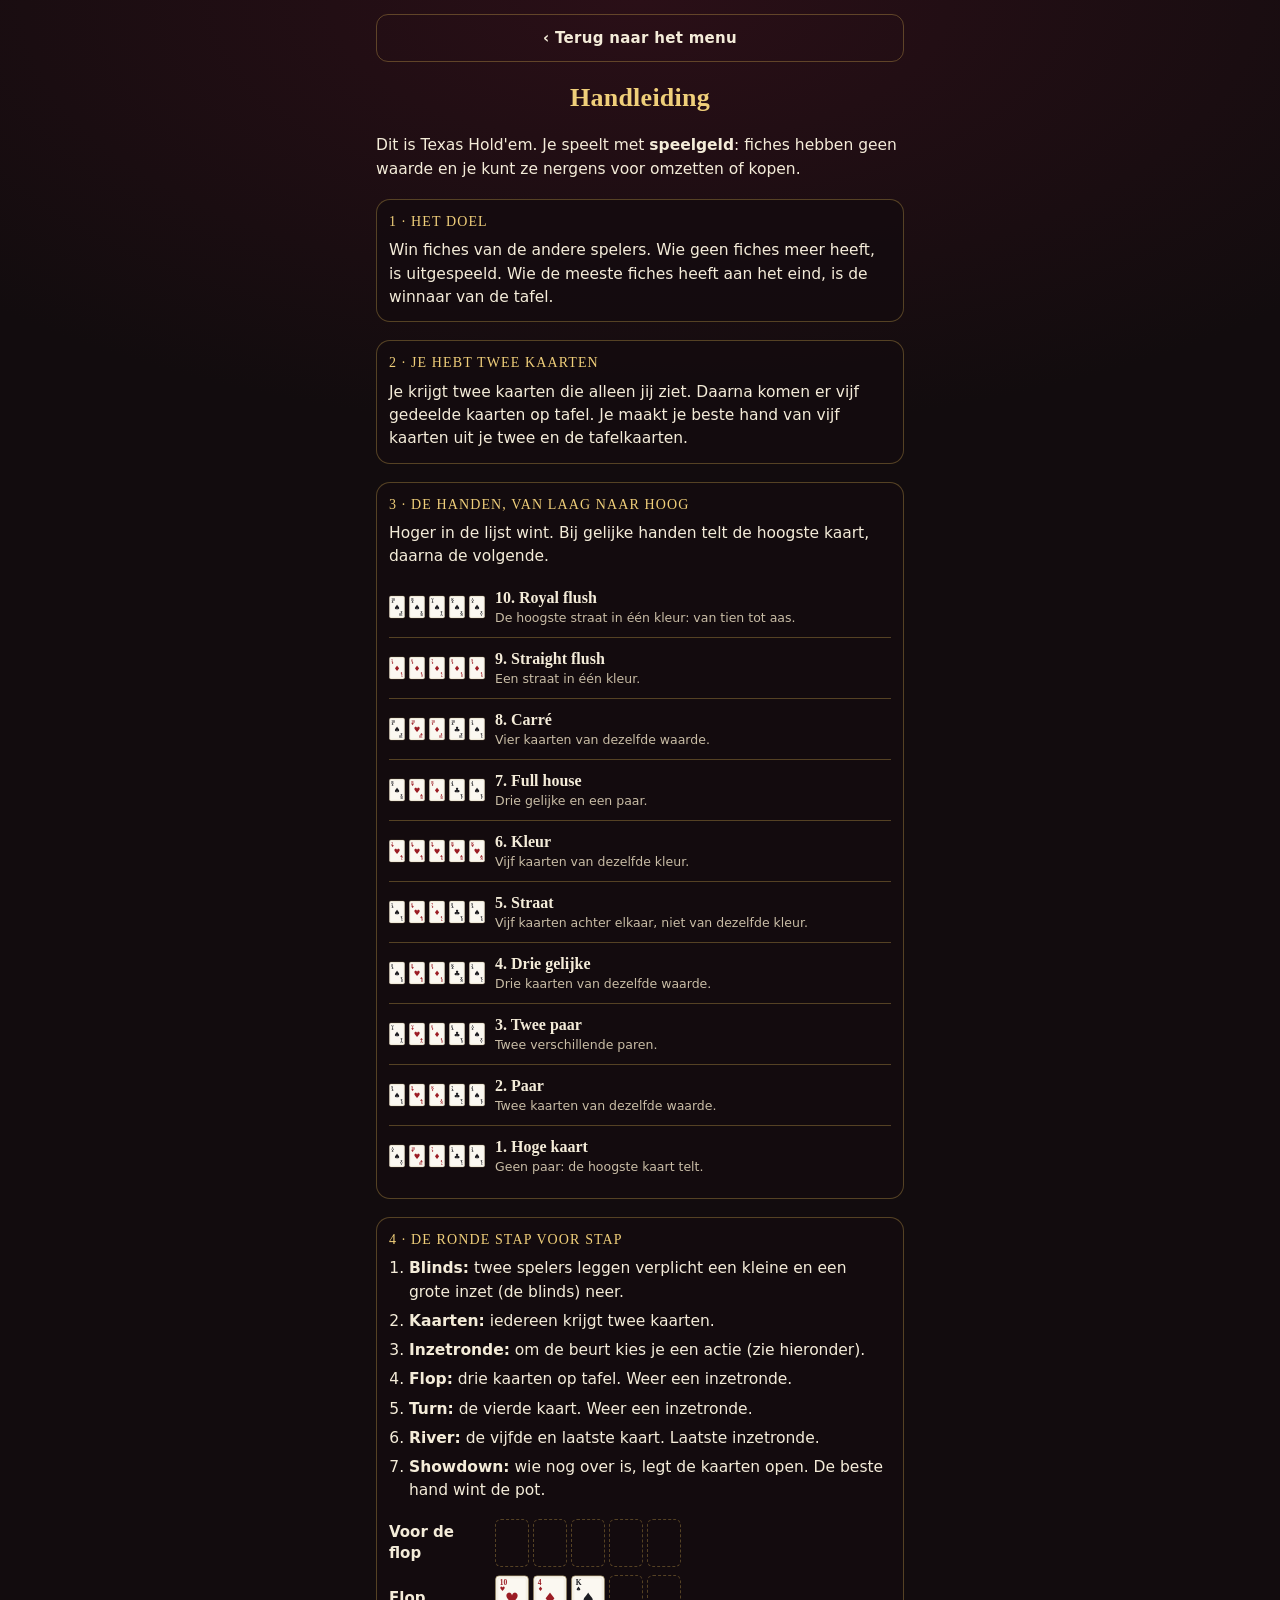
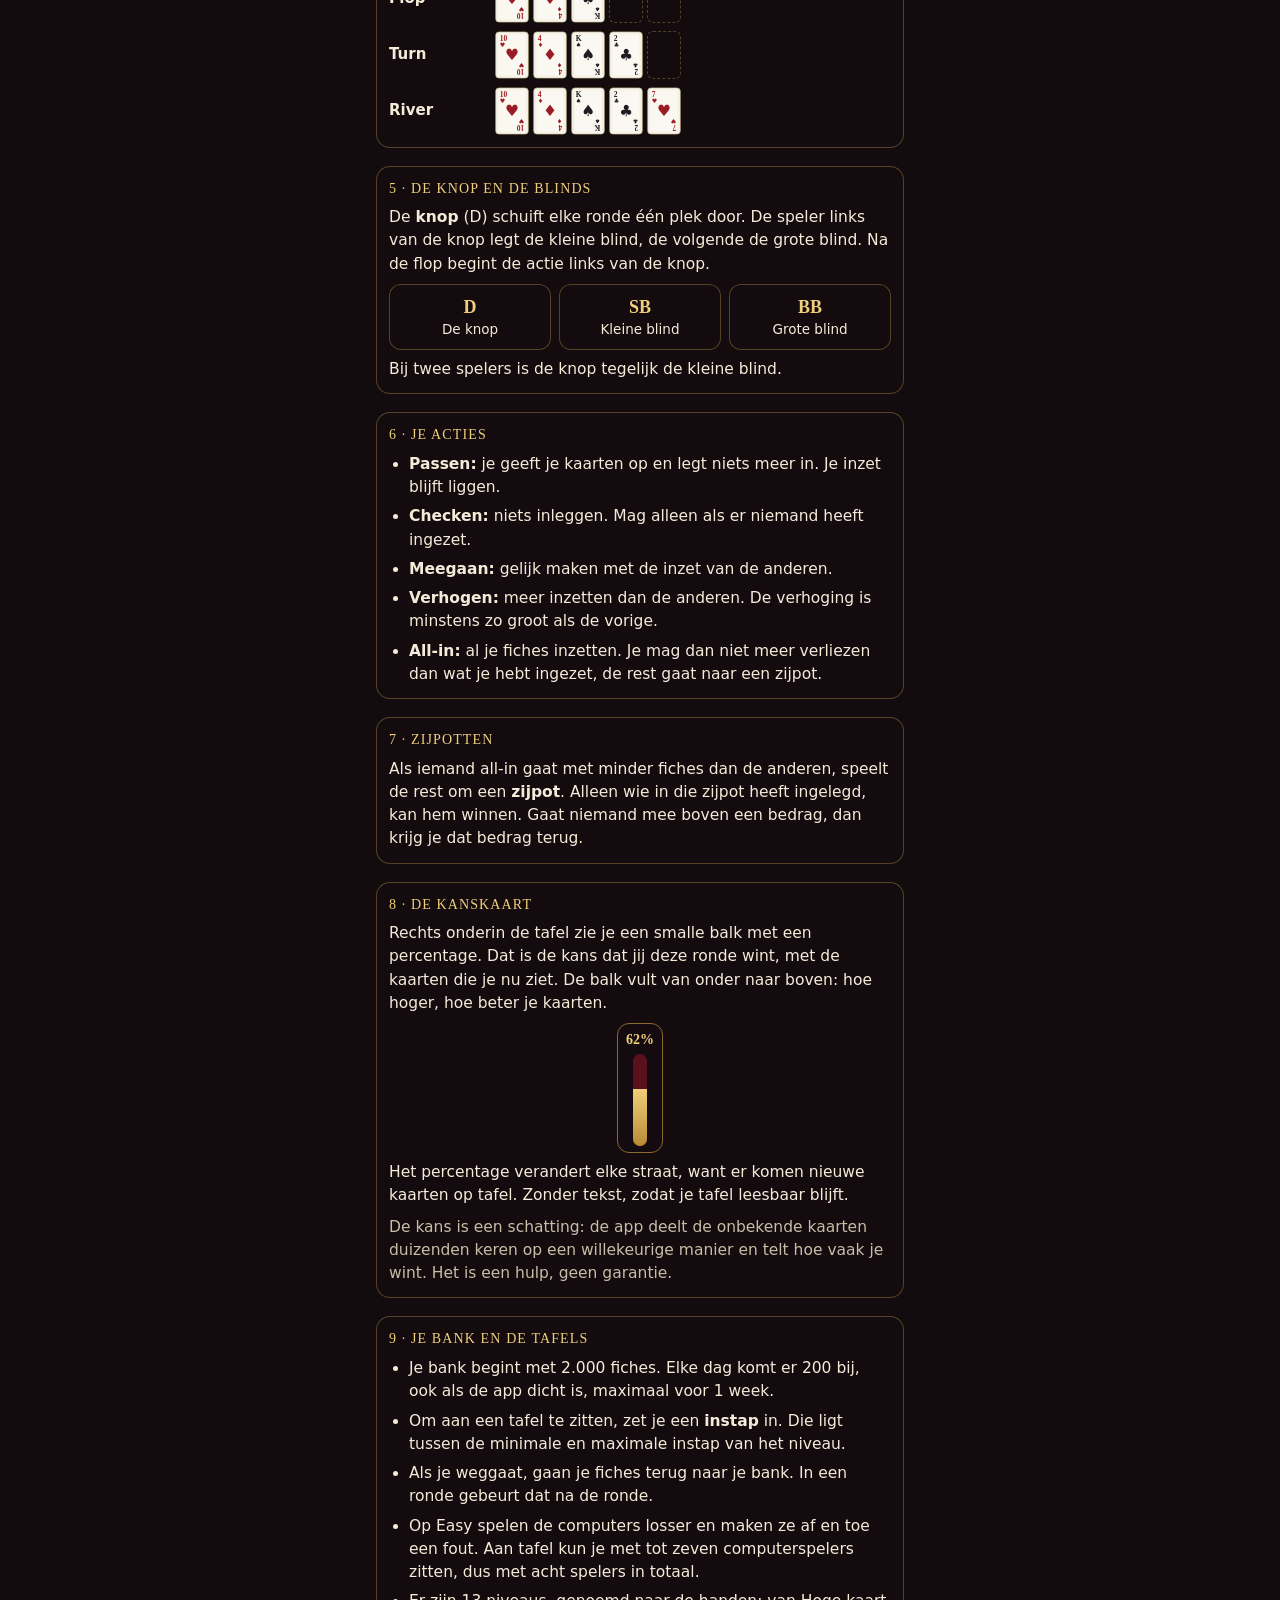
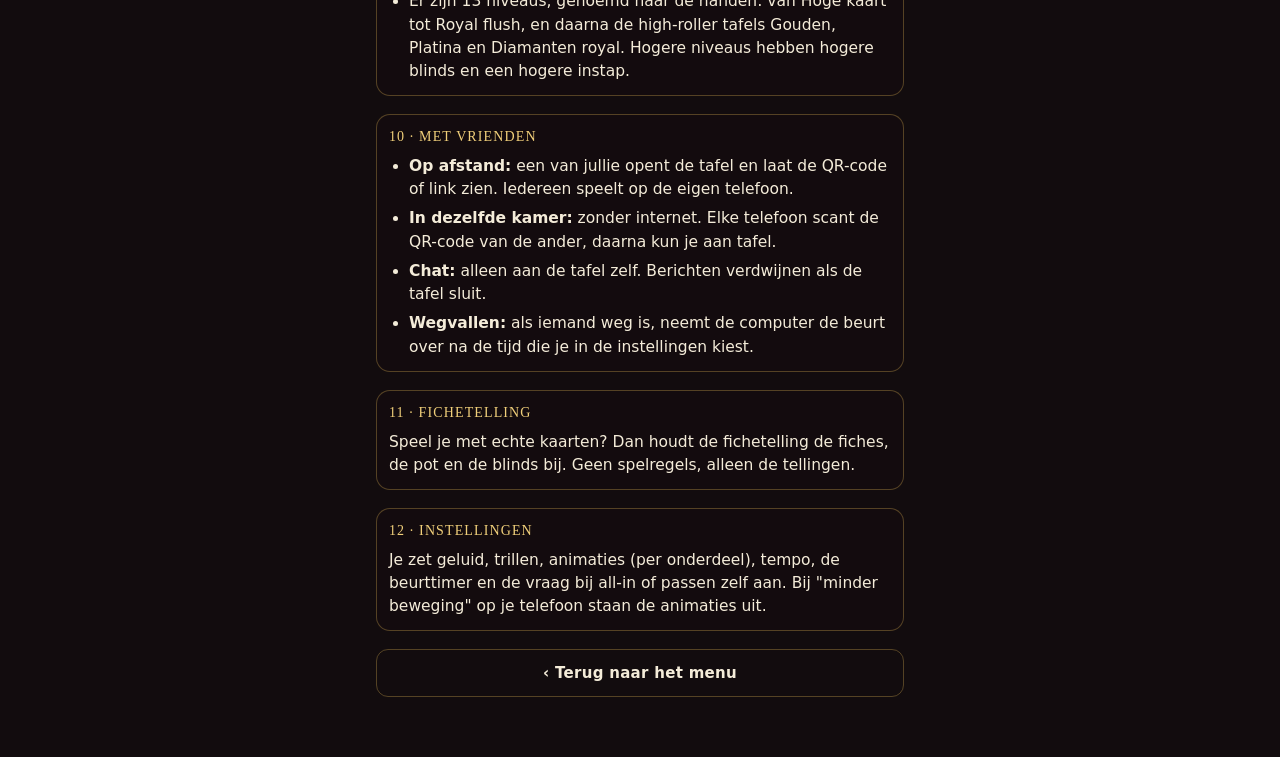
<file: poker/handleiding.html>
<!doctype html>
<html lang="nl">
<head>
<meta charset="utf-8">
<meta name="viewport" content="width=device-width, initial-scale=1, viewport-fit=cover">
<meta name="theme-color" content="#120c0e">
<title>Handleiding · Royal Flush Society</title>
<link rel="manifest" href="manifest.webmanifest">
<link rel="stylesheet" href="styles.css">
<style>
  /* This page scrolls: it is the rules, read at your own pace. */
  body { overflow: auto; }
  .guide { max-width: 560px; margin: 0 auto; padding: 14px 16px 60px; display: flex; flex-direction: column; gap: 18px; }
  .guide h1 { font-size: 26px; color: var(--gold-hi); text-align: center; }
  .guide h2 { font-size: 21px; color: var(--gold-hi); margin-top: 8px; }
  .guide p, .guide li { font-size: 15.5px; line-height: 1.5; margin: 0; }
  .guide ol, .guide ul { margin: 0; padding-left: 20px; display: flex; flex-direction: column; gap: 6px; }
  .step { background: var(--panel); border: 1px solid var(--line); border-radius: var(--radius); padding: 12px; display: flex; flex-direction: column; gap: 8px; }
  .step .num { font-family: var(--serif); color: var(--gold-hi); font-size: 14px; letter-spacing: 0.08em; text-transform: uppercase; }
  .rank-row { display: grid; grid-template-columns: 96px 1fr; gap: 10px; align-items: center; padding: 6px 0; border-bottom: 1px solid var(--line); }
  .rank-row:last-child { border-bottom: 0; }
  .rank-row .cards { display: flex; gap: 4px; }
  .rank-row .cards .card-face { width: 34px; height: 48px; }
  .rank-row b { font-family: var(--serif); font-size: 16px; }
  .rank-row small { display: block; color: var(--ink-soft); font-size: 12.5px; }
  .street { display: flex; align-items: center; gap: 10px; }
  .street .cards { display: flex; gap: 4px; }
  .street .cards .card-face, .street .cards .slot { width: 34px; height: 48px; }
  .street .slot { display: inline-block; width: 34px; height: 48px; border: 1px dashed var(--line); border-radius: 6px; }
  .seat-plan { display: grid; grid-template-columns: repeat(3, 1fr); gap: 8px; }
  .seat-plan div { text-align: center; padding: 10px 6px; border-radius: 12px; border: 1px solid var(--line); background: var(--panel); font-size: 13.5px; }
  .seat-plan b { display: block; font-family: var(--serif); font-size: 18px; color: var(--gold-hi); }
  .odds-demo { display: flex; justify-content: center; }
  .odds-vertical { width: 46px; height: 130px; display: flex; flex-direction: column; align-items: center; gap: 4px; padding: 6px; border: 1px solid var(--gold-lo); border-radius: 12px; background: var(--panel); }
  .odds-vertical strong { font-family: var(--serif); font-size: 14px; color: var(--gold-hi); }
  .odds-vertical .vbar { position: relative; flex: 1; width: 14px; border-radius: 7px; background: rgba(122,20,36,.7); overflow: hidden; }
  .odds-vertical .vbar span { position: absolute; left: 0; right: 0; bottom: 0; background: linear-gradient(#f0cf7a, #b98b33); }
  .odds-demo .odds-bar { height: 14px; }
  .legend { display: flex; gap: 14px; flex-wrap: wrap; font-size: 13px; color: var(--ink-soft); }
  .legend span::before { content: ''; display: inline-block; width: 11px; height: 11px; border-radius: 3px; margin-right: 5px; vertical-align: -1px; }
  .legend .w::before { background: #d2a94f; }
  .legend .t::before { background: #7d8ea3; }
  .legend .l::before { background: #7a1424; }
  .back { text-align: center; }
</style>
</head>
<body>
<main class="guide">
  <a class="back btn ghost" href="index.html">‹ Terug naar het menu</a>
  <h1>Handleiding</h1>
  <p>Dit is Texas Hold'em. Je speelt met <strong>speelgeld</strong>: fiches hebben geen waarde en je kunt ze nergens voor omzetten of kopen.</p>

  <section class="step">
    <div class="num">1 · Het doel</div>
    <p>Win fiches van de andere spelers. Wie geen fiches meer heeft, is uitgespeeld. Wie de meeste fiches heeft aan het eind, is de winnaar van de tafel.</p>
  </section>

  <section class="step">
    <div class="num">2 · Je hebt twee kaarten</div>
    <p>Je krijgt twee kaarten die alleen jij ziet. Daarna komen er vijf gedeelde kaarten op tafel. Je maakt je beste hand van vijf kaarten uit je twee en de tafelkaarten.</p>
  </section>

  <section class="step">
    <div class="num">3 · De handen, van laag naar hoog</div>
    <p>Hoger in de lijst wint. Bij gelijke handen telt de hoogste kaart, daarna de volgende.</p>
    <div id="ranks"></div>
  </section>

  <section class="step">
    <div class="num">4 · De ronde stap voor stap</div>
    <ol>
      <li><b>Blinds:</b> twee spelers leggen verplicht een kleine en een grote inzet (de blinds) neer.</li>
      <li><b>Kaarten:</b> iedereen krijgt twee kaarten.</li>
      <li><b>Inzetronde:</b> om de beurt kies je een actie (zie hieronder).</li>
      <li><b>Flop:</b> drie kaarten op tafel. Weer een inzetronde.</li>
      <li><b>Turn:</b> de vierde kaart. Weer een inzetronde.</li>
      <li><b>River:</b> de vijfde en laatste kaart. Laatste inzetronde.</li>
      <li><b>Showdown:</b> wie nog over is, legt de kaarten open. De beste hand wint de pot.</li>
    </ol>
    <div id="streets"></div>
  </section>

  <section class="step">
    <div class="num">5 · De knop en de blinds</div>
    <p>De <b>knop</b> (D) schuift elke ronde één plek door. De speler links van de knop legt de kleine blind, de volgende de grote blind. Na de flop begint de actie links van de knop.</p>
    <div class="seat-plan">
      <div><b>D</b>De knop</div>
      <div><b>SB</b>Kleine blind</div>
      <div><b>BB</b>Grote blind</div>
    </div>
    <p>Bij twee spelers is de knop tegelijk de kleine blind.</p>
  </section>

  <section class="step">
    <div class="num">6 · Je acties</div>
    <ul>
      <li><b>Passen:</b> je geeft je kaarten op en legt niets meer in. Je inzet blijft liggen.</li>
      <li><b>Checken:</b> niets inleggen. Mag alleen als er niemand heeft ingezet.</li>
      <li><b>Meegaan:</b> gelijk maken met de inzet van de anderen.</li>
      <li><b>Verhogen:</b> meer inzetten dan de anderen. De verhoging is minstens zo groot als de vorige.</li>
      <li><b>All-in:</b> al je fiches inzetten. Je mag dan niet meer verliezen dan wat je hebt ingezet, de rest gaat naar een zijpot.</li>
    </ul>
  </section>

  <section class="step">
    <div class="num">7 · Zijpotten</div>
    <p>Als iemand all-in gaat met minder fiches dan de anderen, speelt de rest om een <b>zijpot</b>. Alleen wie in die zijpot heeft ingelegd, kan hem winnen. Gaat niemand mee boven een bedrag, dan krijg je dat bedrag terug.</p>
  </section>

  <section class="step">
    <div class="num">8 · De kanskaart</div>
    <p>Rechts onderin de tafel zie je een smalle balk met een percentage. Dat is de kans dat jij deze ronde wint, met de kaarten die je nu ziet. De balk vult van onder naar boven: hoe hoger, hoe beter je kaarten.</p>
    <div class="odds-demo">
      <div class="odds-vertical"><strong>62%</strong><div class="vbar"><span style="height:62%"></span></div></div>
    </div>
    <p>Het percentage verandert elke straat, want er komen nieuwe kaarten op tafel. Zonder tekst, zodat je tafel leesbaar blijft.</p>
    <p class="fine">De kans is een schatting: de app deelt de onbekende kaarten duizenden keren op een willekeurige manier en telt hoe vaak je wint. Het is een hulp, geen garantie.</p>
  </section>

  <section class="step">
    <div class="num">9 · Je bank en de tafels</div>
    <ul>
      <li>Je bank begint met 2.000 fiches. Elke dag komt er 200 bij, ook als de app dicht is, maximaal voor 1 week.</li>
      <li>Om aan een tafel te zitten, zet je een <b>instap</b> in. Die ligt tussen de minimale en maximale instap van het niveau.</li>
      <li>Als je weggaat, gaan je fiches terug naar je bank. In een ronde gebeurt dat na de ronde.</li>
      <li>Op Easy spelen de computers losser en maken ze af en toe een fout. Aan tafel kun je met tot zeven computerspelers zitten, dus met acht spelers in totaal.</li>
      <li>Er zijn 13 niveaus, genoemd naar de handen: van Hoge kaart tot Royal flush, en daarna de high-roller tafels Gouden, Platina en Diamanten royal. Hogere niveaus hebben hogere blinds en een hogere instap.</li>
    </ul>
  </section>

  <section class="step">
    <div class="num">10 · Met vrienden</div>
    <ul>
      <li><b>Op afstand:</b> een van jullie opent de tafel en laat de QR-code of link zien. Iedereen speelt op de eigen telefoon.</li>
      <li><b>In dezelfde kamer:</b> zonder internet. Elke telefoon scant de QR-code van de ander, daarna kun je aan tafel.</li>
      <li><b>Chat:</b> alleen aan de tafel zelf. Berichten verdwijnen als de tafel sluit.</li>
      <li><b>Wegvallen:</b> als iemand weg is, neemt de computer de beurt over na de tijd die je in de instellingen kiest.</li>
    </ul>
  </section>

  <section class="step">
    <div class="num">11 · Fichetelling</div>
    <p>Speel je met echte kaarten? Dan houdt de fichetelling de fiches, de pot en de blinds bij. Geen spelregels, alleen de tellingen.</p>
  </section>

  <section class="step">
    <div class="num">12 · Instellingen</div>
    <p>Je zet geluid, trillen, animaties (per onderdeel), tempo, de beurttimer en de vraag bij all-in of passen zelf aan. Bij "minder beweging" op je telefoon staan de animaties uit.</p>
  </section>

  <a class="back btn ghost" href="index.html">‹ Terug naar het menu</a>
</main>

<script src="engine.js"></script>
<script src="art.js"></script>
<script>
  // The pictures below are real cards, drawn by the app itself.
  (function () {
    var E = window.PokerEngine, ART = window.PokerArt;
    function c(r, s) { return ['s', 'h', 'r', 'k'].indexOf(s) * 13 + (r - 2); }
    var ranks = [
      ['Hoge kaart', 'Geen paar: de hoogste kaart telt.', [c(14, 's'), c(10, 'h'), c(7, 'r'), c(5, 'k'), c(3, 's')]],
      ['Paar', 'Twee kaarten van dezelfde waarde.', [c(9, 's'), c(9, 'h'), c(13, 'r'), c(7, 'k'), c(4, 's')]],
      ['Twee paar', 'Twee verschillende paren.', [c(12, 's'), c(12, 'h'), c(6, 'r'), c(6, 'k'), c(14, 's')]],
      ['Drie gelijke', 'Drie kaarten van dezelfde waarde.', [c(8, 's'), c(8, 'h'), c(8, 'r'), c(13, 'k'), c(2, 's')]],
      ['Straat', 'Vijf kaarten achter elkaar, niet van dezelfde kleur.', [c(5, 's'), c(6, 'h'), c(7, 'r'), c(8, 'k'), c(9, 's')]],
      ['Kleur', 'Vijf kaarten van dezelfde kleur.', [c(2, 'h'), c(6, 'h'), c(9, 'h'), c(11, 'h'), c(13, 'h')]],
      ['Full house', 'Drie gelijke en een paar.', [c(11, 's'), c(11, 'h'), c(11, 'r'), c(4, 'k'), c(4, 's')]],
      ['Carré', 'Vier kaarten van dezelfde waarde.', [c(10, 's'), c(10, 'h'), c(10, 'r'), c(10, 'k'), c(3, 's')]],
      ['Straight flush', 'Een straat in één kleur.', [c(5, 'r'), c(6, 'r'), c(7, 'r'), c(8, 'r'), c(9, 'r')]],
      ['Royal flush', 'De hoogste straat in één kleur: van tien tot aas.', [c(10, 's'), c(11, 's'), c(12, 's'), c(13, 's'), c(14, 's')]]
    ];
    var html = '';
    ranks.slice().reverse().forEach(function (r, k) {
      html += '<div class="rank-row"><div class="cards">' + r[2].map(function (x) { return ART.card(x); }).join('') + '</div>' +
        '<div><b>' + (10 - k) + '. ' + r[0] + '</b><small>' + r[1] + '</small></div></div>';
    });
    document.getElementById('ranks').innerHTML = html;

    var board = [c(10, 'h'), c(4, 'r'), c(13, 's'), c(2, 'k'), c(7, 'h')];
    var stages = [['Voor de flop', 0], ['Flop', 3], ['Turn', 4], ['River', 5]];
    var sh = '';
    stages.forEach(function (s) {
      var cards = '';
      for (var i = 0; i < 5; i++) cards += i < s[1] ? ART.card(board[i]) : '<span class="slot"></span>';
      sh += '<div class="street"><b style="width:96px">' + s[0] + '</b><div class="cards">' + cards + '</div></div>';
    });
    document.getElementById('streets').innerHTML = '<div style="display:flex;flex-direction:column;gap:8px;margin-top:8px">' + sh + '</div>';
  })();
</script>
</body>
</html>
</file>
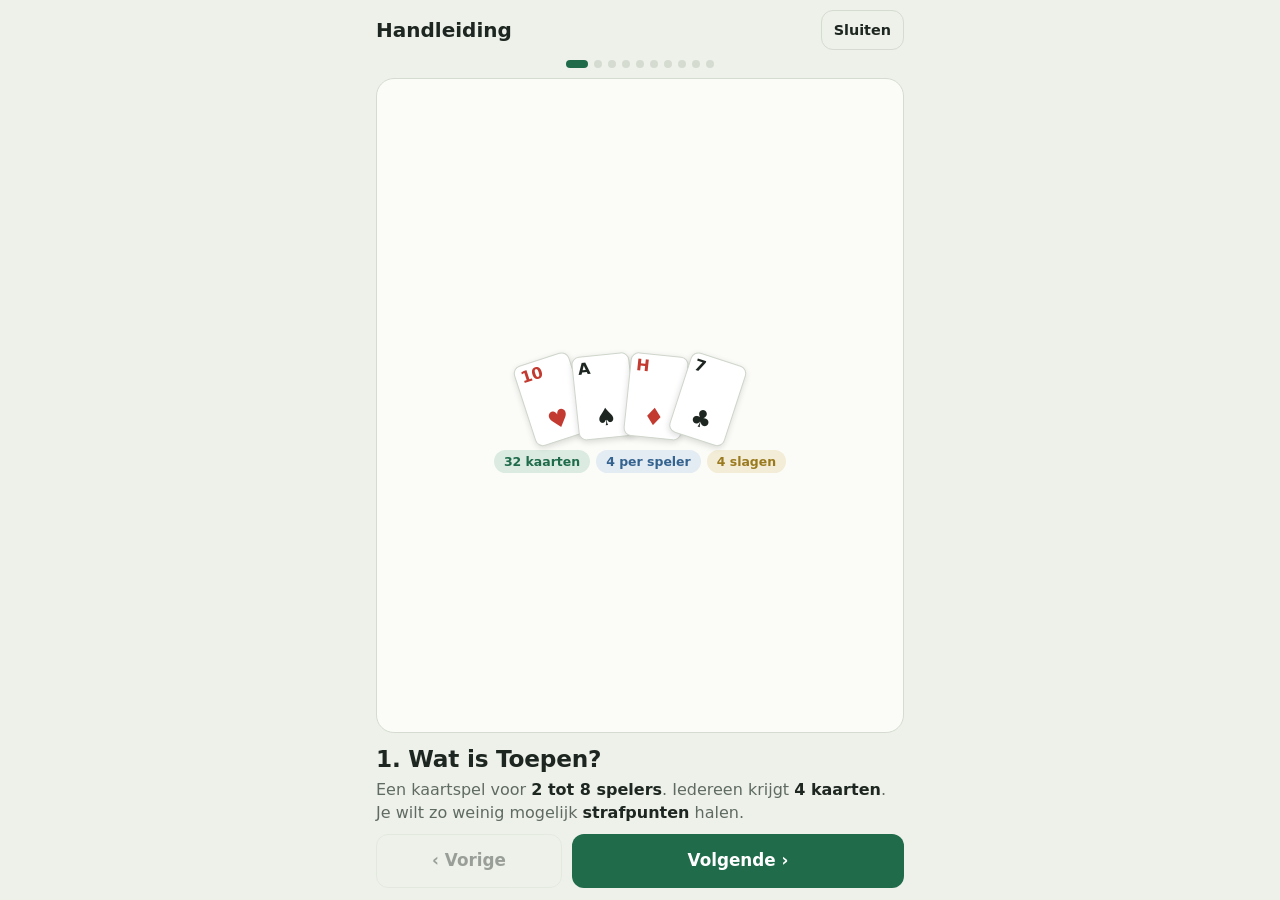
<file: toepen/handleiding.html>
<!doctype html>
<html lang="nl">
<head>
<meta charset="utf-8">
<meta name="viewport" content="width=device-width, initial-scale=1, viewport-fit=cover">
<meta name="theme-color" content="#1f6b4a">
<title>Toepen: handleiding</title>
<link rel="manifest" href="manifest.webmanifest">
<link rel="icon" href="icons/icon.svg" type="image/svg+xml">
<style>
  :root {
    --bg: #eef1ea; --surface: #fbfcf8; --fg: #1d2620; --muted: #5f6b62; --line: #d5dbd0;
    --accent: #1f6b4a; --accent-fg: #ffffff; --accent-soft: #dcebe2;
    --blue: #34638f; --blue-soft: #e3ebf3; --orange: #b4602a; --orange-soft: #f4e8de; --purple: #6a4f8c; --purple-soft: #ece6f2; --gold: #9a7a1f; --gold-soft: #f3ecd6;
    --red: #c23a30; --ink: #1d2e25;
    --font-display: "Bricolage Grotesque", "Arial Rounded MT Bold", system-ui, sans-serif;
    --font-body: "Figtree", system-ui, -apple-system, "Segoe UI", sans-serif;
    color-scheme: light dark;
  }
  @media (prefers-color-scheme: dark) {
    :root:not([data-theme="light"]) {
      --bg: #121a15; --surface: #1b251f; --fg: #e8eee8; --muted: #9eaba1; --line: #2c3a31;
      --accent: #4fbf89; --accent-fg: #0d1a13; --accent-soft: #1f3a2b;
      --blue: #86abd3; --blue-soft: #1d2a38; --orange: #e09a63; --orange-soft: #33241a; --purple: #b6a0d6; --purple-soft: #2a2336; --gold: #d6b659; --gold-soft: #2f2a15; --ink: #e8eee8;
    }
  }
  :root[data-theme="dark"] {
    --bg: #121a15; --surface: #1b251f; --fg: #e8eee8; --muted: #9eaba1; --line: #2c3a31;
    --accent: #4fbf89; --accent-fg: #0d1a13; --accent-soft: #1f3a2b;
    --blue: #86abd3; --blue-soft: #1d2a38; --orange: #e09a63; --orange-soft: #33241a; --purple: #b6a0d6; --purple-soft: #2a2336; --gold: #d6b659; --gold-soft: #2f2a15; --ink: #e8eee8;
  }
  * { box-sizing: border-box; }
  html, body { height: 100%; margin: 0; }
  body { background: var(--bg); color: var(--fg); font-family: var(--font-body); font-size: 16px; line-height: 1.4; -webkit-tap-highlight-color: transparent; overflow: hidden; }
  button, a { font: inherit; color: inherit; cursor: pointer; }
  .app { height: 100%; max-width: 560px; margin: 0 auto; display: flex; flex-direction: column; padding: calc(10px + env(safe-area-inset-top, 0px)) 16px calc(12px + env(safe-area-inset-bottom, 0px)); gap: 10px; }
  .bar { display: flex; align-items: center; justify-content: space-between; gap: 10px; }
  .bar h1 { font-family: var(--font-display); font-size: 1.25rem; margin: 0; }
  .btn { display: inline-flex; align-items: center; justify-content: center; min-height: 48px; padding: 0 18px; border-radius: 12px; font-weight: 700; border: 0; text-decoration: none; background: var(--accent-soft); color: var(--accent); }
  .btn.primary { background: var(--accent); color: var(--accent-fg); }
  .btn.ghost { background: transparent; border: 1.5px solid var(--line); color: var(--fg); }
  .btn.sm { min-height: 40px; padding: 0 12px; font-size: 0.9rem; }
  .btn:disabled { opacity: 0.4; cursor: default; }
  .dots { display: flex; gap: 6px; justify-content: center; }
  .dots i { width: 8px; height: 8px; border-radius: 50%; background: var(--line); }
  .dots i.on { background: var(--accent); width: 22px; border-radius: 4px; }
  .art { flex: 1 1 auto; min-height: 0; background: var(--surface); border: 1px solid var(--line); border-radius: 18px; display: flex; flex-direction: column; align-items: center; justify-content: center; gap: 12px; padding: 12px; overflow: hidden; }
  .txt h2 { font-family: var(--font-display); font-size: 1.45rem; margin: 0 0 4px; letter-spacing: -0.01em; }
  .txt p { margin: 0; color: var(--muted); font-size: 1rem; }
  .txt p b { color: var(--fg); }
  .nav { display: flex; gap: 10px; }
  .nav .btn { flex: 1; min-height: 54px; font-size: 1.05rem; }
  .nav .btn.next { flex: 2; }

  /* cards */
  .c { width: 46px; height: 66px; border-radius: 8px; background: #fff; color: #1d2620; border: 1.5px solid #cfd6cb; box-shadow: 0 2px 6px rgba(0,0,0,.14); display: flex; flex-direction: column; justify-content: space-between; align-items: flex-start; padding: 4px 5px; flex: none; position: relative; }
  .c b { font: 800 1rem/1 var(--font-display); } .c i { font-style: normal; font-size: 1.5rem; line-height: 1; align-self: center; margin-bottom: 4px; }
  .c.r { color: #c23a30; }
  .c.sm { width: 34px; height: 50px; padding: 3px 4px; border-radius: 6px; } .c.sm b { font-size: 0.82rem; } .c.sm i { font-size: 1.1rem; margin-bottom: 2px; }
  .c.win { box-shadow: 0 0 0 3px var(--accent), 0 4px 10px rgba(0,0,0,.25); }
  .c.dim { opacity: 0.45; }
  .c.back { background: repeating-linear-gradient(45deg, #1f6b4a 0 6px, #2a8a60 6px 12px); border-color: #fff; }
  .row { display: flex; gap: 6px; align-items: center; justify-content: center; }
  .tag { font-size: 0.78rem; font-weight: 800; padding: 3px 10px; border-radius: 999px; background: var(--accent-soft); color: var(--accent); text-align: center; }
  .tag.o { background: var(--orange-soft); color: var(--orange); } .tag.g { background: var(--gold-soft); color: var(--gold); } .tag.p { background: var(--purple-soft); color: var(--purple); } .tag.b { background: var(--blue-soft); color: var(--blue); }
  .cap { font-size: 0.82rem; color: var(--muted); text-align: center; }
  .fan { display: flex; justify-content: center; height: 100px; align-items: flex-end; }
  .fan .c { width: 58px; height: 84px; margin-left: -20px; transform-origin: 50% 130%; }
  .fan .c:nth-child(1) { transform: rotate(-18deg); } .fan .c:nth-child(2) { transform: rotate(-6deg); } .fan .c:nth-child(3) { transform: rotate(6deg); } .fan .c:nth-child(4) { transform: rotate(18deg); }
  .arrow { display: flex; align-items: center; gap: 8px; color: var(--muted); font-size: 0.82rem; font-weight: 700; width: 100%; }
  .arrow::before, .arrow::after { content: ""; flex: 1; height: 2px; background: var(--line); }
  .table { display: grid; grid-template-columns: auto auto auto; grid-template-rows: auto auto auto; gap: 6px 14px; align-items: center; justify-items: center; }
  .table .who { font-size: 0.78rem; color: var(--muted); font-weight: 700; text-align: center; }
  .slot { display: grid; justify-items: center; gap: 3px; }
  .felt { width: 100%; max-width: 330px; border-radius: 16px; background: var(--accent); background: linear-gradient(160deg, #24785a, #1b5a40); padding: 12px; color: #fff; display: grid; place-items: center; }
  .slags { display: flex; gap: 8px; width: 100%; justify-content: center; }
  .slag { flex: 1; max-width: 76px; border-radius: 12px; border: 1.5px solid var(--line); padding: 8px 4px; text-align: center; display: grid; gap: 4px; justify-items: center; opacity: .6; }
  .slag .n { font: 800 1.5rem/1 var(--font-display); } .slag .m { font-size: 0.7rem; font-weight: 700; color: var(--muted); }
  .slag.on { opacity: 1; border-color: var(--gold); background: var(--gold-soft); } .slag.on .m { color: var(--gold); }
  .stake { display: flex; align-items: center; gap: 14px; }
  .chip { width: 78px; height: 78px; border-radius: 50%; display: grid; place-items: center; font: 800 2.2rem/1 var(--font-display); background: var(--ink); color: var(--bg); border: 4px solid var(--surface); box-shadow: 0 0 0 2px var(--line); }
  .chip.o { background: var(--orange); color: #fff; }
  .who3 { display: grid; grid-template-columns: repeat(3, minmax(0, 1fr)); gap: 8px; width: 100%; max-width: 360px; }
  .pcol { display: grid; justify-items: center; gap: 5px; align-content: start; background: var(--bg); border-radius: 14px; padding: 10px 4px; text-align: center; }
  .av { width: 34px; height: 34px; border-radius: 50%; color: #fff; display: grid; place-items: center; font: 800 1rem/1 var(--font-display); }
  .say { font-size: 0.78rem; font-weight: 800; padding: 3px 8px; border-radius: 999px; } .say.ok { background: var(--accent-soft); color: var(--accent); } .say.no { background: var(--line); color: var(--muted); }
  .lbl { font-size: 0.68rem; color: var(--muted); font-weight: 700; margin-top: 4px; }
  .c.ghost { background: transparent; border: 2px dashed var(--line); box-shadow: none; color: var(--muted); align-items: center; justify-content: center; }
  .res { font: 800 1.7rem/1 var(--font-display); border-radius: 12px; padding: 4px 14px; margin-top: 4px; } .res.z { background: var(--accent-soft); color: var(--accent); } .res.o { background: var(--orange-soft); color: var(--orange); }
  .cap2 { font-size: 0.72rem; color: var(--muted); font-weight: 700; line-height: 1.2; }
  .chip.sm { width: 40px; height: 40px; font-size: 1.2rem; border-width: 2px; }
  .mock { padding: 10px 16px; border-radius: 12px; font-weight: 800; min-width: 120px; text-align: center; }
  .mock.ok { background: var(--accent); color: var(--accent-fg); } .mock.no { background: transparent; border: 1.5px solid var(--line); } .mock.to { background: var(--orange); color: #fff; } .mock.wa { background: var(--purple); color: #fff; }
  .list { width: 100%; max-width: 340px; display: grid; gap: 6px; }
  .li { display: flex; align-items: center; gap: 10px; background: var(--bg); border-radius: 12px; padding: 8px 10px; font-size: 0.92rem; }
  .li b { min-width: 52px; } .li span { flex: 1; color: var(--muted); } .li .pt { font-weight: 800; border-radius: 8px; padding: 2px 8px; background: var(--orange-soft); color: var(--orange); } .li .pt.z { background: var(--accent-soft); color: var(--accent); }
  .bartrack { height: 14px; background: var(--line); border-radius: 7px; overflow: hidden; width: 100%; } .bartrack i { display: block; height: 100%; background: var(--accent); }
  .score { width: 100%; max-width: 330px; display: grid; gap: 6px; }
  .score .h { display: flex; justify-content: space-between; align-items: baseline; font-weight: 800; } .score .h small { color: var(--muted); font-weight: 700; }
  .phone { width: 190px; height: 340px; border-radius: 20px; border: 3px solid var(--ink); background: var(--bg); position: relative; display: flex; flex-direction: column; padding: 8px; gap: 6px; overflow: hidden; }
  .phone .pb { background: #1f6b4a; color: #fff; border-radius: 10px; padding: 6px 8px; font-size: 0.7rem; display: flex; justify-content: space-between; align-items: center; } .phone .pb b { font: 800 1.3rem/1 var(--font-display); }
  .phone .pl { background: var(--surface); border: 1px solid var(--line); border-radius: 8px; padding: 4px 8px; font-size: 0.68rem; font-weight: 700; display: flex; justify-content: space-between; }
  .phone .pt { margin-top: auto; background: var(--orange); color: #fff; border-radius: 8px; text-align: center; padding: 6px; font-weight: 800; font-size: 0.8rem; }
  .phone .ph { display: flex; justify-content: center; gap: 4px; }
  .phone .c { width: 30px; height: 44px; padding: 2px 3px; border-radius: 5px; } .phone .c b { font-size: 0.7rem; } .phone .c i { font-size: 0.95rem; margin: 0; }
  .eye { position: absolute; right: 8px; bottom: 74px; width: 28px; height: 28px; border-radius: 50%; background: var(--ink); color: var(--bg); display: grid; place-items: center; }
  .eye svg { width: 16px; height: 16px; }
  .pin { position: absolute; width: 22px; height: 22px; border-radius: 50%; background: var(--gold); color: #fff; font: 800 0.8rem/22px var(--font-display); text-align: center; box-shadow: 0 0 0 3px var(--surface); }
  .legend { display: grid; gap: 6px; font-size: 0.88rem; width: 100%; max-width: 340px; } .legend div { display: flex; gap: 8px; align-items: center; } .legend .pin { position: static; flex: none; box-shadow: none; }
  .inapp { display: flex; gap: 14px; align-items: center; width: 100%; justify-content: center; }
  .inapp .legend { max-width: 150px; font-size: 0.8rem; }
  @media (max-height: 760px) { .li { padding: 5px 8px; font-size: 0.85rem; } .list { gap: 4px; } }
  @media (max-height: 700px) { .phone { height: 270px; } .txt p { font-size: 0.92rem; } .c { width: 40px; height: 58px; } .fan .c { width: 50px; height: 72px; } .art { gap: 8px; } }
</style>
</head>
<body>
<div class="app" id="app"></div>
<script>
(function () {
  'use strict';
  var RED = { '♥': 1, '♦': 1 };
  function card(r, s, cls) { return '<div class="c ' + (RED[s] ? 'r ' : '') + (cls || '') + '"><b>' + r + '</b><i>' + s + '</i></div>'; }
  function row(h) { return '<div class="row">' + h + '</div>'; }
  var EYE = '<svg viewBox="0 0 24 24" fill="none" stroke="currentColor" stroke-width="2" stroke-linecap="round" stroke-linejoin="round"><path d="M3 3l18 18M10.6 5.1A10 10 0 0 1 12 5c6.4 0 10 7 10 7a17 17 0 0 1-3.2 4M6.6 6.7C3.9 8.5 2 12 2 12s3.6 7 10 7a9.7 9.7 0 0 0 4.2-.9"/><path d="M9.9 9.9a3 3 0 0 0 4.2 4.2"/></svg>';

  var steps = [
    { t: 'Wat is Toepen?', p: 'Een kaartspel voor <b>2 tot 8 spelers</b>. Iedereen krijgt <b>4 kaarten</b>. Je wilt zo weinig mogelijk <b>strafpunten</b> halen.',
      art: '<div class="fan">' + card('10', '♥') + card('A', '♠') + card('H', '♦') + card('7', '♣') + '</div>' +
        '<div class="row"><span class="tag">32 kaarten</span><span class="tag b">4 per speler</span><span class="tag g">4 slagen</span></div>' },
    { t: 'De kaarten', p: 'Van laag naar hoog. De <b>10 is het hoogst</b>, de <b>boer het laagst</b>. Er is geen troef.',
      art: row(['B', 'V', 'H', 'A', '7', '8', '9', '10'].map(function (r) { return card(r, '♠', 'sm'); }).join('')) +
        '<div class="arrow">laagste &nbsp;→&nbsp; hoogste</div>' +
        '<div class="cap">B = boer · V = vrouw · H = heer · A = aas</div>' },
    { t: 'Een slag spelen', p: 'Iedereen legt één kaart. Je moet dezelfde <b>kleur bekennen</b>. De hoogste kaart van die kleur wint de slag.',
      art: '<div class="felt"><div class="table">' +
        '<span></span><div class="slot">' + card('7', '♥') + '</div><span></span>' +
        '<div class="slot">' + card('9', '♥', 'win') + '</div><span style="font-size:.7rem;opacity:.8">tafel</span><div class="slot">' + card('10', '♠', 'dim') + '</div>' +
        '<span></span><div class="slot">' + card('B', '♥') + '</div><span></span></div></div>' +
        '<div class="row"><span class="tag">♥ gevraagd</span><span class="tag g">♥9 wint</span></div>' +
        '<div class="cap">De ♠10 heeft geen ♥ om te volgen en wordt opgegooid: die kan niet winnen.</div>' },
    { t: 'Vier slagen per ronde', p: 'Een ronde heeft 4 slagen. Alleen de <b>laatste slag</b> telt: wie die wint, wint de ronde. <b>Alle anderen krijgen 1 strafpunt</b> (zonder toep).',
      art: '<div class="slags">' + [1, 2, 3, 4].map(function (n) { return '<div class="slag' + (n === 4 ? ' on' : '') + '"><span class="n">' + n + '</span>' + card(['8', '9', 'A', '10'][n - 1], ['♣', '♦', '♠', '♥'][n - 1], 'sm') + '<span class="m">' + (n === 4 ? 'TELT' : 'telt niet') + '</span></div>'; }).join('') + '</div>' +
        '<div class="cap">Bewaar dus je hoogste kaart voor het einde.</div>' },
    { t: 'Toepen', p: 'Denk je dat je wint? Zeg <b>Toep!</b> Dan gaat de inzet omhoog, en daarmee de straf voor <b>elke verliezer</b>: 2, 3 of 4 punten in plaats van 1. De anderen kiezen: <b>meegaan</b> of <b>passen</b>.',
      art: '<div class="stake"><div class="chip">1</div><span style="font-size:1.6rem;color:var(--muted)">→</span><div class="chip o">2</div></div>' +
        '<div class="cap">De inzet begint op 1 en gaat bij elke toep 1 omhoog (standaard tot 4).</div>' +
        '<div class="row"><div class="mock to">Toep!</div></div>' +
        '<div class="row"><div class="mock ok">Meegaan</div><div class="mock no">Passen</div></div>' },
    { t: 'Wie krijgt strafpunten?', p: 'Alleen de <b>winnaar</b> van de ronde blijft vrij. <b>Bram</b> durfde niet en krijgt een klein straf. <b>Cas</b> durfde wel, maar verloor: groot straf.',
      art: '<div class="row" style="gap:10px"><span class="tag o">Anna zegt: Toep!</span><span class="stake" style="gap:6px"><span class="chip sm">1</span>→<span class="chip sm o">2</span></span></div>' +
        '<div class="who3">' +
        '<div class="pcol"><div class="av" style="background:#2f7f5a">A</div><b>Anna</b>' +
          '<div class="say ok">Gaat door</div><div class="lbl">laatste slag</div>' + card('10', '♥', 'win') + '<div class="res z">0</div><div class="cap2">won: geen straf</div></div>' +
        '<div class="pcol"><div class="av" style="background:#b4602a">B</div><b>Bram</b>' +
          '<div class="say no">Past</div><div class="lbl">laatste slag</div><div class="c ghost"><b>–</b></div><div class="res o">+1</div><div class="cap2">paste: klein straf</div></div>' +
        '<div class="pcol"><div class="av" style="background:#34638f">C</div><b>Cas</b>' +
          '<div class="say ok">Gaat mee</div><div class="lbl">laatste slag</div>' + card('8', '♥', 'dim') + '<div class="res o">+2</div><div class="cap2">verloor: groot straf</div></div></div>' },
    { t: 'Strafpunten en af', p: 'Bij je grens (bijvoorbeeld 15) lig je <b>eruit</b>. Eén punt eronder sta je <b>op scherp</b>. Wie overblijft, wint.',
      art: '<div class="score"><div class="h"><span>Anna</span><small>4 / 15</small></div><div class="bartrack"><i style="width:27%"></i></div></div>' +
        '<div class="score"><div class="h"><span>Bram</span><small>14 / 15 <span class="tag o">op scherp</span></small></div><div class="bartrack"><i style="width:93%;background:var(--orange)"></i></div></div>' +
        '<div class="score"><div class="h"><span>Cas</span><small>15 / 15 <span class="tag">af</span></small></div><div class="bartrack"><i style="width:100%;background:var(--muted)"></i></div></div>' },
    { t: 'Vuile was', p: 'Alleen boeren, vrouwen, heren en azen? Meld <b>Vuile was</b> vóór de eerste kaart en neem 4 nieuwe. Bluffen mag: de anderen kunnen <b>controleren</b>.',
      art: row(card('B', '♣') + card('V', '♥') + card('H', '♠') + card('A', '♦')) +
        '<div class="row"><div class="mock wa">Vuile was</div></div>' +
        '<div class="cap">Klopt het, dan krijgt de controleur een punt. Bluf je, dan krijg jij het punt.</div>' },
    { t: 'Zo ziet het eruit', p: 'Onderin staan jouw kaarten. Lichten ze op, dan mag je ze spelen. Tik erop.',
      art: '<div class="inapp"><div class="phone"><div class="pb"><span>Ronde 2</span><b>2</b></div><div class="pl"><span>Jij</span><span>3 / 15</span></div><div class="pl"><span>Kees</span><span>1 / 15</span></div>' +
        '<div class="pt">Toep! → 3</div><div class="ph">' + card('10', '♥') + card('B', '♠') + card('7', '♦') + card('A', '♣') + '</div>' +
        '<div class="eye">' + EYE + '</div>' +
        '<span class="pin" style="left:6px;top:96px">1</span><span class="pin" style="right:4px;bottom:112px">2</span><span class="pin" style="left:6px;bottom:6px">3</span></div>' +
        '<div class="legend"><div><span class="pin">1</span>Toep! (oranje)</div><div><span class="pin">2</span>Kaarten verbergen of tonen</div><div><span class="pin">3</span>Jouw kaarten: tik om te spelen</div></div></div>' },
    { t: 'Klaar om te beginnen', p: 'Het makkelijkst leer je het door een potje te spelen tegen de computer. De app laat zien welke kaarten mogen.',
      art: '<a class="btn primary" href="spelen.html?start=oefenen" style="width:100%;max-width:300px;min-height:60px">Oefenen tegen de computer</a>' +
        '<a class="btn ghost" href="index.html" style="width:100%;max-width:300px">Naar het hoofdmenu</a>' }
  ];

  var i = 0;
  try { var q = parseInt(new URLSearchParams(location.search).get('s'), 10); if (q >= 1 && q <= steps.length) i = q - 1; } catch (e) {}
  try { var th = JSON.parse(localStorage.getItem('toepen-prefs-v1') || '{}').theme; if (th === 'light' || th === 'dark') document.documentElement.dataset.theme = th; } catch (e) {}
  var EMBED = /[?&]embed=1/.test(location.search);
  if (EMBED) { var st = document.createElement('style'); st.textContent = '.bar{display:none}.app{padding-top:10px}'; document.head.appendChild(st); }
  var app = document.getElementById('app');
  function draw() {
    var s = steps[i], last = i === steps.length - 1;
    app.innerHTML =
      '<div class="bar"><h1>Handleiding</h1><a class="btn ghost sm" href="index.html" id="sluit">Sluiten</a></div>' +
      '<div class="dots" aria-hidden="true">' + steps.map(function (_, k) { return '<i class="' + (k === i ? 'on' : '') + '"></i>'; }).join('') + '</div>' +
      '<div class="art">' + ((EMBED && last) ? '<div style="font-size:3rem" aria-hidden="true">♠ ♥ ♣ ♦</div><div class="cap">Veel plezier met toepen!</div>' : s.art) + '</div>' +
      '<div class="txt"><h2>' + (i + 1) + '. ' + s.t + '</h2><p>' + s.p + '</p></div>' +
      '<div class="nav"><button class="btn ghost" data-d="-1"' + (i === 0 ? ' disabled' : '') + '>‹ Vorige</button>' +
      (last ? (EMBED ? '<button class="btn primary next" data-close="1">Klaar</button>' : '<a class="btn primary next" href="spelen.html?start=oefenen">Start oefenen</a>') : '<button class="btn primary next" data-d="1">Volgende ›</button>') + '</div>';
  }
  app.addEventListener('click', function (e) {
    if (e.target.closest('[data-close]')) { try { parent.postMessage({ toepenGuide: 'close' }, location.origin); } catch (x) {} return; }
    var b = e.target.closest('[data-d]'); if (!b) return;
    i = Math.max(0, Math.min(steps.length - 1, i + +b.dataset.d)); draw();
  });
  draw();
  // Back to where you came from (scoreboard, table, menu), not always the main menu.
  app.addEventListener('click', function (e) {
    var a = e.target.closest('#sluit'); if (!a) return;
    try { if (document.referrer && new URL(document.referrer).origin === location.origin && history.length > 1 && !/handleiding/.test(document.referrer)) { e.preventDefault(); history.back(); } } catch (x) {}
  });
})();
</script>
</body>
</html>
</file>
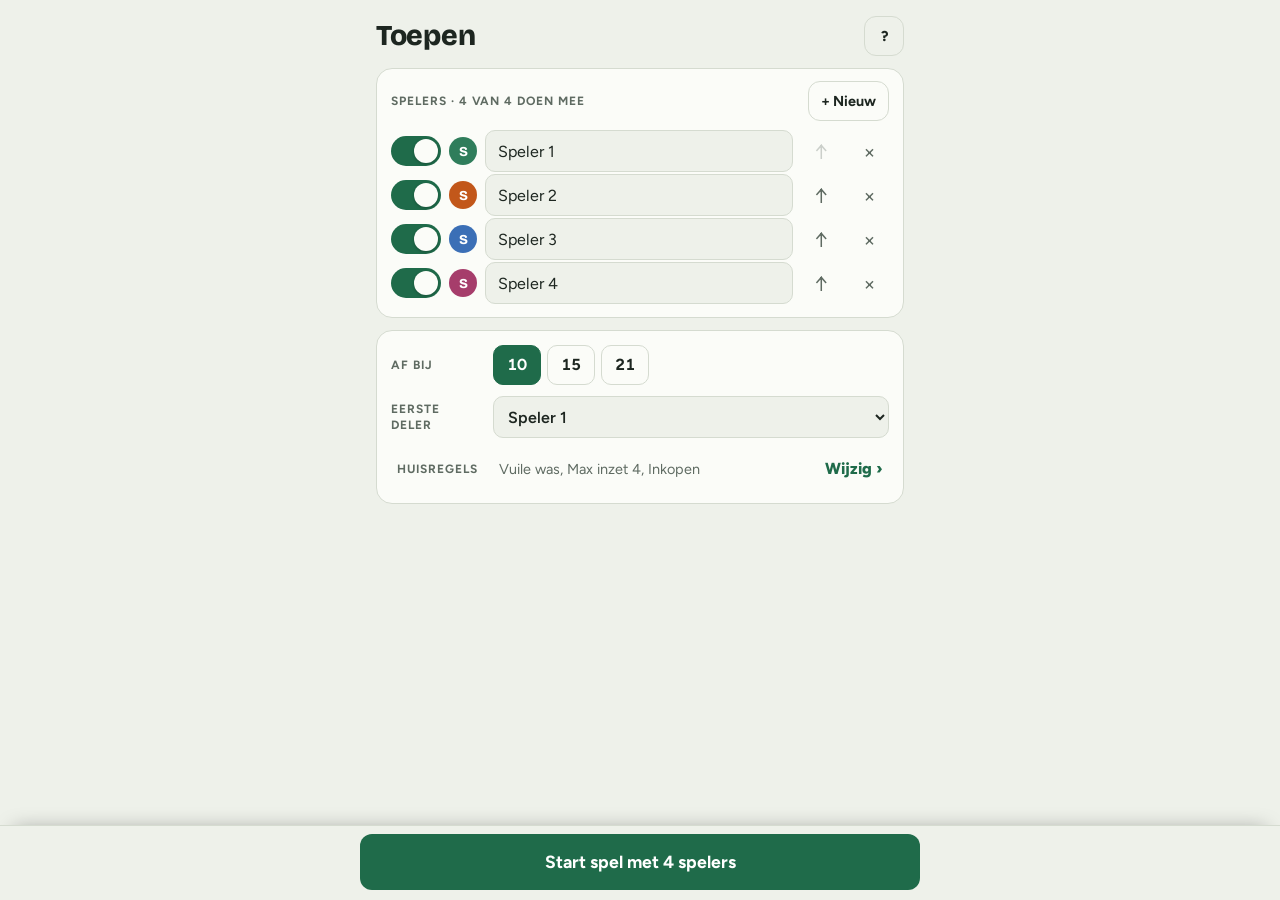
<file: toepen/scorebord.html>
<!doctype html>
<html lang="nl">
<head>
<meta charset="utf-8">
<meta name="viewport" content="width=device-width, initial-scale=1, viewport-fit=cover">
<meta name="theme-color" content="#1f6b4a">
<meta name="description" content="Houd strafpunten bij voor het kaartspel Toepen.">
<link rel="manifest" href="manifest.webmanifest">
<link rel="icon" href="icons/icon.svg" type="image/svg+xml">
<link rel="apple-touch-icon" href="icons/icon-192.png">
<script src="prefs.js"></script>
<script src="sfx.js"></script>
<title>Toepen Scorebord</title>
<link rel="preconnect" href="https://fonts.googleapis.com">
<link rel="preconnect" href="https://fonts.gstatic.com" crossorigin>
<link rel="stylesheet" href="https://fonts.googleapis.com/css2?family=Bricolage+Grotesque:opsz,wght@12..96,600;12..96,800&family=Figtree:wght@400;500;600;700&display=swap">
<style>
  /* Layout: one-column card table. Sticky stake bar, player cards with tally marks, bottom tab bar, bottom sheets for choices */
  :root {
    --bg: #eef1ea;
    --surface: #fbfcf8;
    --sunken: #e3e8df;
    --fg: #1d2620;
    --muted: #5f6b62;
    --line: #d5dbd0;
   --blue: #34638f; --blue-soft: #e3ebf3; --orange: #b4602a; --orange-soft: #f4e8de; --purple: #6a4f8c; --purple-soft: #ece6f2; --gold: #9a7a1f; --gold-soft: #f3ecd6;
    --accent: #1f6b4a;
    --accent-fg: #ffffff;
    --accent-soft: #dcebe2;
    --warn: #b4540f;
    --warn-soft: #fbe7d6;
    --danger: #b3261e;
    --danger-soft: #f9dedc;
    --ink: #253a2e;
    --ink-fg: #eef1ea;
    --scrim: rgba(18, 26, 21, 0.45);
    --font-display: "Bricolage Grotesque", "Arial Rounded MT Bold", system-ui, sans-serif;
    --font-body: "Figtree", system-ui, -apple-system, "Segoe UI", sans-serif;
  }
  @media (prefers-color-scheme: dark) {
    :root:not([data-theme="light"]) {
      --bg: #121a15; --surface: #1b251f; --sunken: #16201a; --fg: #e8eee8; --muted: #9eaba1; --line: #2c3a31;
      --blue: #86abd3; --blue-soft: #1d2a38; --orange: #e09a63; --orange-soft: #33241a; --purple: #b6a0d6; --purple-soft: #2a2336; --gold: #d6b659; --gold-soft: #2f2a15;
      --accent: #4fbf89; --accent-fg: #0d1a13; --accent-soft: #1f3a2b;
      --warn: #f0a160; --warn-soft: #3a2817; --danger: #f2b8b5; --danger-soft: #4a1f1c;
      --ink: #dfe9e1; --ink-fg: #121a15; --scrim: rgba(0, 0, 0, 0.6);
      color-scheme: dark;
    }
  }
  :root[data-theme="dark"] {
    --bg: #121a15; --surface: #1b251f; --sunken: #16201a; --fg: #e8eee8; --muted: #9eaba1; --line: #2c3a31;
    --blue: #86abd3; --blue-soft: #1d2a38; --orange: #e09a63; --orange-soft: #33241a; --purple: #b6a0d6; --purple-soft: #2a2336; --gold: #d6b659; --gold-soft: #2f2a15;
    --accent: #4fbf89; --accent-fg: #0d1a13; --accent-soft: #1f3a2b;
    --warn: #f0a160; --warn-soft: #3a2817; --danger: #f2b8b5; --danger-soft: #4a1f1c;
    --ink: #dfe9e1; --ink-fg: #121a15; --scrim: rgba(0, 0, 0, 0.6);
    color-scheme: dark;
  }

  * { box-sizing: border-box; }
  html { padding-top: env(safe-area-inset-top, 0px); padding-bottom: env(safe-area-inset-bottom, 0px); }
  body { margin: 0; }
  body {
    background: var(--bg); color: var(--fg);
    font-family: var(--font-body); font-size: 16px; line-height: 1.4;
    -webkit-tap-highlight-color: transparent;
  }
  .wrap { max-width: 560px; margin: 0 auto; padding-inline: 16px; padding-block: 12px 110px; }
  h1, h2, h3 { font-family: var(--font-display); margin: 0; text-wrap: balance; letter-spacing: -0.01em; }
  h1 { font-size: 1.8rem; font-weight: 800; }
  h2 { font-size: 1.25rem; font-weight: 700; }
  h3 { font-size: 1.05rem; font-weight: 600; }
  p { margin: 0; }
  button { font: inherit; color: inherit; cursor: pointer; border: 0; background: none; }
  button:focus-visible, input:focus-visible { outline: 3px solid var(--accent); outline-offset: 2px; }
  .muted { color: var(--muted); }
  .small { font-size: 0.875rem; }
  .label { font-size: 0.75rem; text-transform: uppercase; letter-spacing: 0.08em; color: var(--muted); font-weight: 700; }
  .stack { display: grid; grid-template-columns: minmax(0, 1fr); gap: 12px; }
  .row { display: flex; gap: 8px; align-items: center; flex-wrap: wrap; }
  .num { font-variant-numeric: tabular-nums; }

  .btn {
    display: inline-flex; align-items: center; justify-content: center; gap: 6px;
    min-height: 48px; padding: 0 18px; border-radius: 12px; font-weight: 700;
    background: var(--accent-soft); color: var(--accent); text-align: center;
  }
  .btn.primary { background: var(--accent); color: var(--accent-fg); }
  .btn.ghost { background: transparent; border: 1.5px solid var(--line); color: var(--fg); }
  .btn.warn { background: var(--warn-soft); color: var(--warn); }
  .btn.danger { background: var(--danger-soft); color: var(--danger); }
  .btn.big { min-height: 56px; font-size: 1.1rem; }
  .btn.wide { width: 100%; }
  .btn.sm { min-height: 40px; padding: 0 12px; font-size: 0.9rem; }
  .btn:disabled { opacity: 0.4; cursor: default; }
  .btn:active:not(:disabled) { transform: scale(0.97); }

  .panel { background: var(--surface); border: 1px solid var(--line); border-radius: 16px; padding: 16px; display: grid; gap: 12px; }
  .panel { grid-template-columns: minmax(0, 1fr); }
  .name-row input { width: 100%; }

  .avatar {
    width: 40px; height: 40px; border-radius: 50%; flex: none;
    display: grid; place-items: center; color: #fff; font-weight: 800; font-family: var(--font-display); font-size: 1.1rem;
  }
  .avatar.sm { width: 28px; height: 28px; font-size: 0.85rem; }

  /* Setup */
  .name-row { display: flex; gap: 8px; align-items: center; }
  .name-row input {
    flex: 1; min-width: 0; height: 48px; border-radius: 10px; border: 1.5px solid var(--line);
    background: var(--bg); color: var(--fg); padding: 0 12px; font: inherit; font-size: 1rem;
  }
  .icon-btn { width: 44px; height: 44px; border-radius: 10px; font-size: 1.3rem; color: var(--muted); flex: none; display: grid; place-items: center; }
  .icon-btn:disabled { opacity: 0.3; }
  .name-row .switch-btn { flex: none; width: auto; min-height: 44px; padding: 0; }
  .name-row.off input, .name-row.off .avatar { opacity: 0.45; }
  .name-row.off input { text-decoration: line-through; }
  .seg { display: flex; gap: 6px; flex-wrap: wrap; }
  .seg button {
    min-height: 44px; min-width: 56px; padding: 0 14px; border-radius: 10px; font-weight: 700;
    border: 1.5px solid var(--line); font-variant-numeric: tabular-nums;
  }
  .seg button[aria-pressed="true"] { background: var(--accent); color: var(--accent-fg); border-color: var(--accent); }

  .toggle-row { display: flex; align-items: center; gap: 12px; min-height: 48px; width: 100%; text-align: left; }
  .toggle-row .txt { flex: 1; min-width: 0; }
  .toggle-row .txt div:last-child { font-size: 0.85rem; color: var(--muted); }
  .switch { width: 50px; height: 30px; border-radius: 15px; background: var(--line); position: relative; flex: none; transition: background 0.2s; }
  .switch::after { content: ""; position: absolute; top: 3px; left: 3px; width: 24px; height: 24px; border-radius: 50%; background: var(--surface); transition: transform 0.2s; box-shadow: 0 1px 3px rgba(0,0,0,0.25); }
  .toggle-row[aria-checked="true"] .switch { background: var(--accent); }
  .toggle-row[aria-checked="true"] .switch::after { transform: translateX(20px); }

  /* Game header */
  .topbar { display: flex; justify-content: space-between; align-items: center; gap: 12px; margin-bottom: 12px; }
  .topbar .meta { min-width: 0; }
  .topbar .meta .small { white-space: nowrap; overflow: hidden; text-overflow: ellipsis; }

  .stake {
    position: sticky; top: env(safe-area-inset-top, 0px); z-index: 5;
    background: var(--ink); color: var(--ink-fg); border-radius: 18px;
    padding: 12px 14px; display: grid; gap: 10px; margin-bottom: 14px;
    box-shadow: 0 8px 24px -12px rgba(0,0,0,0.55);
  }
  .stake-main { display: flex; align-items: center; gap: 12px; }
  .stake .big { font-family: var(--font-display); font-weight: 800; font-size: 2.8rem; line-height: 1; font-variant-numeric: tabular-nums; min-width: 1.3ch; text-align: center; }
  .stake .big.bump { animation: bump 0.35s ease; }
  @keyframes bump { 0% { transform: scale(1); } 40% { transform: scale(1.35); } 100% { transform: scale(1); } }
  .stake .txt { flex: 1; min-width: 0; }
  .stake .txt .label { color: inherit; opacity: 0.7; }
  .stake .txt div:last-child { font-size: 0.85rem; opacity: 0.85; }
  .stake .btn.toep { background: var(--orange); color: #fff; font-size: 1.1rem; padding: 0 16px; }
  .stake-row { display: flex; gap: 8px; }
  .stake .btn.finish { background: transparent; color: inherit; border: 1.5px solid currentColor; flex: 2; min-height: 44px; padding: 0 10px; }
  .stake .btn.wit { background: transparent; color: inherit; border: 1.5px dashed currentColor; flex: 1; min-height: 44px; padding: 0 10px; opacity: 0.9; }
  .sub-opt { display: grid; gap: 8px; padding: 0 0 6px 12px; border-left: 2px solid var(--line); margin-left: 4px; }
  .toeplog { font-size: 0.8rem; opacity: 0.8; }

  /* Players */
  .players { display: grid; gap: 10px; }
  .player {
    background: var(--surface); border: 1px solid var(--line); border-radius: 16px;
    padding: 12px 14px; display: grid; gap: 8px;
  }
  .player.scherp { border-color: var(--warn); box-shadow: inset 0 0 0 1px var(--warn); }
  .player.af { opacity: 0.6; background: var(--sunken); }
  .player.passed .p-name { text-decoration: line-through; text-decoration-color: var(--muted); }
  .p-head { display: flex; align-items: center; gap: 10px; }
  .p-who { flex: 1; min-width: 0; }
  .p-name { font-weight: 700; font-size: 1.1rem; overflow-wrap: anywhere; }
  .chips { display: flex; gap: 6px; flex-wrap: wrap; margin-top: 2px; }
  .chip { font-size: 0.72rem; font-weight: 700; padding: 2px 8px; border-radius: 999px; white-space: nowrap; background: var(--sunken); color: var(--muted); }
  .chip.scherp { background: var(--warn-soft); color: var(--warn); }
  .chip.deler { background: var(--accent-soft); color: var(--accent); }
  .chip.af { background: var(--danger-soft); color: var(--danger); }
  .p-score { font-family: var(--font-display); font-weight: 800; font-size: 2rem; line-height: 1; font-variant-numeric: tabular-nums; padding: 4px 6px; border-radius: 10px; }
  .p-score { display: inline-flex; align-items: baseline; gap: 4px; background: var(--sunken, var(--accent-soft)); border: 1px solid var(--line); }
  .p-score .pen { align-self: center; color: var(--muted); flex: none; }
  .player.compact .p-score .pen { width: 11px; height: 11px; }
  .p-score small { font-size: 0.85rem; color: var(--muted); font-weight: 600; }
  .tally { display: flex; flex-wrap: wrap; gap: 8px; min-height: 26px; align-items: center; color: var(--ink); }
  .tally svg { width: 30px; height: 26px; flex: none; }
  .tally .empty { font-size: 0.85rem; color: var(--muted); }
  .bar { height: 6px; border-radius: 3px; background: var(--line); overflow: hidden; }
  .bar span { display: block; height: 100%; background: var(--accent); border-radius: 3px; transition: width 0.3s ease; }
  .player.scherp .bar span { background: var(--warn); }
  .player.af .bar span { background: var(--danger); }
  .player.left .bar span { background: var(--muted); }
  .chip.left { background: var(--sunken); color: var(--fg); border: 1px dashed var(--muted); }
  .quit-row { display: flex; align-items: center; gap: 10px; min-height: 48px; }
  .quit-row b { flex: 1; min-width: 0; overflow: hidden; text-overflow: ellipsis; white-space: nowrap; }
  .p-actions { display: flex; gap: 8px; }
  .p-actions .btn { flex: 1; min-height: 44px; }

  /* Winner */
  .winner {
    background: var(--accent); color: var(--accent-fg); border-radius: 20px; padding: 22px 18px;
    display: grid; gap: 12px; text-align: center; margin-bottom: 14px;
  }
  .winner h2 { font-size: 2rem; font-weight: 800; }
  .winner .btn { background: var(--accent-fg); color: var(--accent); }
  .winner .btn.ghost { background: transparent; color: var(--accent-fg); border-color: var(--accent-fg); }

  /* Lists */
  .log-item { display: grid; gap: 4px; padding: 12px 0; border-bottom: 1px solid var(--line); }
  .log-item:last-child { border-bottom: 0; }
  .log-head { display: flex; justify-content: space-between; gap: 8px; font-weight: 700; }
  .pill { display: inline-flex; align-items: center; gap: 4px; font-size: 0.8rem; padding: 2px 8px; border-radius: 999px; background: var(--sunken); margin: 2px 4px 0 0; }
  .pill.plus { background: var(--danger-soft); color: var(--danger); }
  .pill.win { background: var(--accent-soft); color: var(--accent); }

  table.stats { width: 100%; border-collapse: collapse; font-variant-numeric: tabular-nums; font-size: 0.88rem; }
  table.stats th, table.stats td { padding: 8px 3px; text-align: right; border-bottom: 1px solid var(--line); }
  table.stats th:first-child, table.stats td:first-child { text-align: left; }
  table.stats th { font-size: 0.72rem; letter-spacing: 0.02em; color: var(--muted); font-weight: 700; line-height: 1.2; vertical-align: bottom; }
  .table-wrap { overflow-x: auto; }
  .tiles { display: grid; grid-template-columns: repeat(3, 1fr); gap: 8px; }
  .tile { background: var(--sunken); border-radius: 12px; padding: 10px; display: grid; gap: 2px; }
  .tile b { font-family: var(--font-display); font-size: 1.5rem; font-variant-numeric: tabular-nums; }
  .tile span { font-size: 0.75rem; color: var(--muted); }
  .hbar { display: grid; grid-template-columns: 88px 1fr 32px; gap: 8px; align-items: center; font-size: 0.9rem; }
  .hbar .name { overflow: hidden; text-overflow: ellipsis; white-space: nowrap; }
  .hbar .track { height: 12px; background: var(--sunken); border-radius: 6px; overflow: hidden; }
  .hbar .track span { display: block; height: 100%; border-radius: 6px; }
  .hbar .val { text-align: right; font-variant-numeric: tabular-nums; font-weight: 700; }

  .rank { display: inline-grid; place-items: center; width: 26px; height: 26px; border-radius: 50%; background: var(--sunken); font-weight: 800; font-size: 0.8rem; font-variant-numeric: tabular-nums; }
  .rank.r1 { background: var(--accent); color: var(--accent-fg); }
  .rank.r2, .rank.r3 { background: var(--accent-soft); color: var(--accent); }
  .dot { display: inline-block; width: 10px; height: 10px; border-radius: 50%; margin-right: 6px; vertical-align: middle; flex: none; }
  table.stats td.who, table.stats th.who { text-align: left; }
  table.stats td.who span { white-space: nowrap; }
  table.stats td:first-child, table.stats td.who { white-space: nowrap; max-width: 30vw; overflow: hidden; text-overflow: ellipsis; }
  table.stats tr.top td { font-weight: 700; }
  .top3 { display: grid; gap: 8px; }
  .top3 .line { display: flex; align-items: center; gap: 10px; }
  .top3 .line b { flex: 1; min-width: 0; overflow: hidden; text-overflow: ellipsis; white-space: nowrap; }
  .record { display: flex; justify-content: space-between; gap: 12px; padding: 8px 0; border-bottom: 1px solid var(--line); font-size: 0.92rem; }
  .record:last-child { border-bottom: 0; }
  .record span:last-child { text-align: right; font-weight: 700; }
  .cards { display: flex; flex-wrap: wrap; gap: 4px; align-items: center; margin-top: 8px; }
  .cards-cap { display: flex; justify-content: space-between; max-width: 268px; font-size: 0.75rem; color: var(--muted); font-weight: 700; margin-top: 4px; }
  .card { width: 30px; height: 42px; border-radius: 6px; border: 1.5px solid var(--line); background: var(--surface); display: grid; place-items: center; font-family: var(--font-display); font-weight: 800; color: var(--fg); }
  .card.hi { border-color: var(--accent); color: var(--accent); }
  .rulebook p, .rulebook li { color: var(--muted); }
  .rulebook ul, .rulebook ol { margin: 6px 0 0; padding-left: 20px; display: grid; gap: 4px; }
  .rulebook b { color: var(--fg); }
  .rulebook .example { background: var(--sunken); border-radius: 10px; padding: 10px 12px; margin-top: 8px; font-size: 0.9rem; }
  .table-rules { background: var(--accent-soft); border-radius: 12px; padding: 12px; display: grid; gap: 4px; }
  .table-rules li { color: var(--fg); }
  textarea#notes { width: 100%; min-height: 110px; border-radius: 10px; border: 1.5px solid var(--line); background: var(--bg); color: var(--fg); padding: 10px 12px; font: inherit; resize: vertical; }
  .key { display: inline-block; padding: 1px 8px; border-radius: 8px; background: var(--accent-soft); color: var(--accent); font-weight: 700; font-size: 0.85em; white-space: nowrap; }
  .key.dark { background: var(--ink); color: var(--ink-fg); }
  .key.warn { background: var(--warn-soft); color: var(--warn); }
  .guide-step { display: grid; grid-template-columns: 30px 1fr; gap: 10px; padding: 12px 0; border-bottom: 1px solid var(--line); }
  .guide-step:last-child { border-bottom: 0; }
  .guide-step .n { width: 30px; height: 30px; border-radius: 50%; background: var(--accent); color: var(--accent-fg); display: grid; place-items: center; font-weight: 800; font-family: var(--font-display); }
  .guide-step > div { min-width: 0; }
  .guide-step h3 { margin-bottom: 4px; }
  .guide-step ul { margin: 4px 0 0; padding-left: 18px; display: grid; gap: 4px; color: var(--muted); }
  .guide-step li b { color: var(--fg); }
  /* Action dock: the buttons you press every round sit at the bottom, in reach of the thumb */
  .dock { position: fixed; left: 0; right: 0; bottom: 0; z-index: 9; background: var(--bg); border-top: 1px solid var(--line); padding: 8px 16px; box-shadow: 0 -10px 20px -14px rgba(0,0,0,0.35); }
  .dock.solo { padding-bottom: 10px; }
  .dock .in { max-width: 560px; margin: 0 auto; display: grid; gap: 8px; }
  .dock-main { display: flex; gap: 8px; }
  .dock-main .btn { min-height: 56px; font-size: 1.05rem; }
  .dock .btn.toep { background: var(--orange); color: #fff; flex: 1; }
  .dock .btn.toep:disabled { background: var(--ink); color: var(--ink-fg); }
  .dock .btn.finish { background: var(--accent); color: var(--accent-fg); flex: 2; }
  .dock-row { display: flex; gap: 8px; }
  .dock-row .btn { flex: 1; min-width: 0; min-height: 42px; font-size: 0.85rem; padding: 0 6px; white-space: nowrap; }
  .dock-row .btn.wit { border: 1.5px solid var(--purple); background: var(--purple-soft); color: var(--purple); }
  .dock-row .btn[data-act=undo]:not(:disabled), .dock-row .btn[data-act=redo]:not(:disabled) { border-color: var(--gold); background: var(--gold-soft); color: var(--gold); }
  .history-bar { display: flex; gap: 8px; margin: -4px 0 12px; }
  .history-bar .btn { flex: 1; min-width: 0; min-height: 40px; font-size: 0.85rem; padding: 0 6px; white-space: nowrap; }
  .topbar.game h1 { font-size: clamp(1.3rem, 5.6vw, 1.6rem); overflow: hidden; text-overflow: ellipsis; }
  .btn .sub { display: block; font-weight: 500; font-size: 0.8rem; opacity: 0.8; }
  .btn.stacked { flex-direction: column; gap: 0; padding-block: 8px; }
  .mp-link { display: flex; align-items: center; gap: 12px; text-decoration: none; color: inherit; padding: 14px 16px; border-radius: 16px; background: var(--ink); color: var(--ink-fg); }
  .mp-link b { display: block; font-size: 1.05rem; }
  .mp-link span { font-size: 0.85rem; opacity: 0.85; }
  .mp-link .go { margin-left: auto; font-weight: 800; font-size: 1.3rem; }
  /* Compact player list: one line per player (default from 6 players) */
  .players.compact { gap: 6px; }
  .player.compact { display: flex; align-items: center; gap: 10px; padding: 8px 10px; border-radius: 12px; }
  .player.compact .p-who { flex: 1; min-width: 0; display: grid; gap: 5px; }
  .player.compact .p-line { display: flex; align-items: center; gap: 6px; min-width: 0; }
  .player.compact .p-name { font-size: 1rem; white-space: nowrap; overflow: hidden; text-overflow: ellipsis; min-width: 0; flex: 0 1 auto; }
  .player.compact .chip { font-size: 0.66rem; padding: 1px 6px; flex: 0 1 auto; min-width: 0; overflow: hidden; text-overflow: ellipsis; }
  .player.compact .bar { height: 4px; }
  .player.compact .p-score { font-size: 1.45rem; padding: 2px 4px; flex: none; }
  .player.compact .p-score small { font-size: 0.75rem; }
  .player.compact .btn.sm, .p-head .btn.sm { min-height: 36px; padding: 0 10px; font-size: 0.82rem; flex: none; }
  .wrap.compact .stake { padding: 10px 12px; gap: 8px; margin-bottom: 10px; }
  .wrap.compact .stake .big { font-size: 2.2rem; }
  .wrap.compact .stake .btn.finish, .wrap.compact .stake .btn.wit { min-height: 40px; }
  .wrap.compact .stake .btn.toep { min-height: 44px; }
  /* Fit-to-screen helpers */
  .set-row { display: flex; align-items: center; gap: 10px; min-height: 44px; }
  .set-row > .label { flex: none; width: 92px; }
  .seg.sm button { min-height: 40px; min-width: 48px; padding: 0 10px; }
  select.sel { flex: 1; min-width: 0; height: 42px; border-radius: 10px; border: 1.5px solid var(--line); background: var(--bg); color: var(--fg); font: inherit; font-weight: 600; padding: 0 10px; }
  .rules-btn { display: flex; align-items: center; gap: 10px; width: 100%; min-height: 44px; text-align: left; }
  .rules-btn .sum { flex: 1; min-width: 0; color: var(--muted); font-size: 0.9rem; overflow: hidden; text-overflow: ellipsis; white-space: nowrap; }
  .rules-btn .go { color: var(--accent); font-weight: 800; }
  .panel.tight { padding: 12px 14px; gap: 8px; }
  .panel-head { display: flex; align-items: center; justify-content: space-between; gap: 8px; }
  .roster { display: grid; gap: 6px; }
  .roster.scroll { max-height: 384px; overflow-y: auto; padding-right: 2px; }
  .name-row input { height: 42px; }
  .icon-btn { width: 40px; height: 40px; }
  .menu-list { display: grid; gap: 8px; }
  .menu-list .btn { justify-content: flex-start; }
  details.msec { background: var(--surface); border: 1px solid var(--line); border-radius: 16px; }
  details.msec > summary { list-style: none; cursor: pointer; display: flex; align-items: center; gap: 10px; min-height: 52px; padding: 0 16px; font-weight: 700; }
  details.msec > summary::-webkit-details-marker { display: none; }
  details.msec { min-width: 0; max-width: 100%; }
  table.stats.six th { font-size: 0.62rem; letter-spacing: 0; padding: 6px 2px; }
  table.stats.six td { padding: 7px 2px; }
  table.stats.six td:first-child { max-width: 24vw; }
  table.stats.six .dot { margin-right: 4px; width: 8px; height: 8px; }
  .stack > * { min-width: 0; }
  details.msec > summary .t { flex: none; white-space: nowrap; }
  details.msec > summary .sum { flex: 1; text-align: right; }
  details.msec > summary::after { content: "›"; margin-left: auto; color: var(--muted); font-size: 1.4rem; transition: transform 0.15s; }
  details.msec[open] > summary::after { transform: rotate(90deg); }
  details.msec > summary .sum { color: var(--muted); font-weight: 500; font-size: 0.85rem; overflow: hidden; text-overflow: ellipsis; white-space: nowrap; min-width: 0; }
  details.msec > .body { padding: 0 16px 16px; display: grid; gap: 12px; }
  .players.compact.tight { gap: 4px; }
  .players.compact.tight .player.compact { padding: 5px 10px; }
  .wrap.tight .history-bar { margin-bottom: 8px; }
  .wrap.tight .topbar { margin-bottom: 8px; }
  .wrap.tight .stake .toeplog { display: none; }
  .wrap.setup-tight .roster { gap: 4px; }
  .wrap.setup-tight .name-row input, .wrap.setup-tight .icon-btn { height: 38px; }
  .wrap.setup-tight .name-row .switch-btn { min-height: 38px; }
  .wrap.setup-tight .panel.tight { padding: 10px 12px; }
  .wrap.setup-tight .set-row { min-height: 40px; }
  /* Full-screen pages (rules and app guide) with a back button */
  .fullpage { position: fixed; inset: 0; z-index: 25; background: var(--bg); overflow-y: auto; -webkit-overflow-scrolling: touch;
    padding-top: env(safe-area-inset-top, 0px); padding-bottom: env(safe-area-inset-bottom, 0px); }
  .fp-bar { position: sticky; top: 0; z-index: 2; background: var(--bg); border-bottom: 1px solid var(--line); }
  .fp-bar .in { max-width: 560px; margin: 0 auto; display: flex; align-items: center; gap: 12px; padding: 10px 16px; }
  .fp-bar h2 { font-size: 1.15rem; min-width: 0; overflow: hidden; text-overflow: ellipsis; white-space: nowrap; }
  .fp-bar .btn { flex: none; }
  .fp-body { max-width: 560px; margin: 0 auto; padding: 14px 16px 40px; display: grid; gap: 14px; grid-template-columns: minmax(0, 1fr); }
  /* Pages: full screen, back bar on top, optional pager at the bottom */
  .fullpage { display: flex; flex-direction: column; }
  #app[hidden] { display: none; }
  .fp-body { flex: 1 0 auto; width: 100%; display: flex; flex-direction: column; }
  .fp-body > .page-nav { margin-top: auto; }
  .fp-body > p.small { margin-top: 4px; }
  .navlist { display: grid; grid-template-columns: minmax(0, 1fr); gap: 8px; }
  .navrow { min-width: 0; }
  .fp-tight .toggle-row .txt div:last-child, .fp-tight .small.muted { font-size: 0.78rem; }
  .fp-tight .toggle-row { min-height: 40px; }
  .fp-tight .fp-body { gap: 10px; padding-top: 10px; }
  .fp-tight2 .toggle-row .txt div:last-child { display: none; }
  .fp-tight2 .sub-opt .small { display: none; }
  .hlink { display: flex; align-items: center; gap: 8px; width: 100%; min-height: 46px; padding: 8px 10px; border-radius: 14px; background: var(--accent-soft); border: 1px solid var(--accent); color: var(--accent); font-weight: 700; font-size: 0.9rem; text-decoration: none; }
  .hlink::after { content: "›"; margin-left: auto; font-size: 1.4rem; }
  .navrow { display: flex; align-items: center; gap: 12px; width: 100%; min-height: 54px; padding: 8px 14px; border-radius: 14px; background: var(--surface); border: 1px solid var(--line); text-align: left; }
  .navrow b { flex: none; font-size: 1rem; }
  .navrow .sub { flex: 1; min-width: 0; color: var(--muted); font-size: 0.85rem; text-align: right; overflow: hidden; text-overflow: ellipsis; white-space: nowrap; }
  .navrow::after { content: "›"; color: var(--muted); font-size: 1.4rem; flex: none; }
  .navrow .n { width: 28px; height: 28px; border-radius: 50%; background: var(--accent); color: var(--accent-fg); display: grid; place-items: center; font-weight: 800; font-size: 0.85rem; flex: none; }
  .pager { display: flex; align-items: center; justify-content: space-between; gap: 8px; margin-top: auto; padding-top: 10px; }
  /* a screen with a pager fills the height, so Vorige/Volgende never move between pages */
  html, body { height: 100%; }
  .wrap:has(.pager) { min-height: 100%; display: flex; flex-direction: column; }
  .wrap:has(.pager) > :has(.pager) { flex: 1; display: flex; flex-direction: column; align-content: start; }
  .wrap:has(.pager) > :has(.pager) > .paged { display: block; }
  .pager .btn { min-width: 112px; }
  .page-nav { display: flex; gap: 8px; margin-top: 4px; }
  .page-nav .btn { flex: 1; }
  .topic { display: grid; gap: 10px; }
  .topic .rulebook ul { margin-top: 0; }
  .share-img img { max-height: calc(100vh - 260px); width: auto; max-width: 100%; justify-self: center; object-fit: contain; }
  .scrim { z-index: 30; }
  .toast { z-index: 40; }
  .winner.compact { padding: 14px; gap: 8px; }
  .winner.compact h2 { font-size: 1.5rem; }
  .winner.compact .row { display: flex; gap: 8px; }
  .winner.compact .row .btn { flex: 1; min-height: 48px; }
  .icon-round { width: 40px; min-height: 40px; padding: 0; font-weight: 800; font-size: 1.15rem; }
  .topbar h1 { white-space: nowrap; }
  details.rule { border-bottom: 1px solid var(--line); padding: 10px 0; }
  details.rule:last-child { border-bottom: 0; }
  details.rule summary { font-weight: 700; cursor: pointer; min-height: 32px; display: flex; align-items: center; }
  details.rule p { margin-top: 6px; color: var(--muted); }

  /* Tab bar */
  .tabbar {
    position: fixed; left: 0; right: 0; bottom: 0; z-index: 10;
    background: var(--surface); border-top: 1px solid var(--line);
    padding: 6px 8px calc(6px + env(safe-area-inset-bottom, 0px));
    display: flex; justify-content: center;
  }
  .tabbar .inner { display: grid; grid-auto-flow: column; grid-auto-columns: 1fr; gap: 4px; width: 100%; max-width: 560px; }
  .tabbar button { display: grid; justify-items: center; gap: 2px; padding: 6px 0; border-radius: 12px; font-size: 0.75rem; font-weight: 700; color: var(--muted); }
  .tabbar a.tabhome { display: grid; justify-items: center; gap: 2px; padding: 6px 0; border-radius: 12px; font-size: 0.75rem; font-weight: 700; color: var(--muted); text-decoration: none; border-left: 1px solid var(--line); border-radius: 0 12px 12px 0; }
  .tabbar button svg, .tabbar a svg { width: 24px; height: 24px; }
  .tabbar button[aria-current="page"] { color: var(--accent); background: var(--accent-soft); }

  /* Sheet */
  .scrim { position: fixed; inset: 0; background: var(--scrim); z-index: 30; display: flex; align-items: flex-end; justify-content: center; animation: fade 0.15s ease; }
  .sheet {
    background: var(--surface); width: 100%; max-width: 560px; border-radius: 20px 20px 0 0;
    padding: 18px 16px calc(18px + env(safe-area-inset-bottom, 0px)); display: grid; gap: 14px;
    max-height: 85%; overflow-y: auto; animation: up 0.2s ease;
  }
  .sheet .grip { width: 40px; height: 4px; border-radius: 2px; background: var(--line); justify-self: center; }
  .pick { display: grid; grid-template-columns: repeat(2, 1fr); gap: 8px; }
  .pick button { display: flex; align-items: center; gap: 10px; padding: 10px; border-radius: 14px; border: 1.5px solid var(--line); min-height: 60px; text-align: left; font-weight: 700; }
  .pick button span { min-width: 0; overflow-wrap: anywhere; }
  .pick button:active { background: var(--accent-soft); }
  @keyframes fade { from { opacity: 0; } }
  @keyframes up { from { transform: translateY(40px); opacity: 0.5; } }

  a.btn { text-decoration: none; }
  .btn.wa { background: #1f8f4e; color: #ffffff; }
  .share-preview { white-space: pre-wrap; font-family: var(--font-body); font-size: 0.85rem; background: var(--sunken); border-radius: 12px; padding: 12px; margin: 0; max-height: 30vh; overflow-y: auto; }
  .share-img { display: grid; gap: 8px; }
  .share-img img { width: 100%; border-radius: 12px; border: 1px solid var(--line); }
  .topbar .tools { display: flex; gap: 8px; flex: none; }
  .toast {
    position: fixed; left: 50%; bottom: calc(84px + env(safe-area-inset-bottom, 0px)); transform: translateX(-50%);
    z-index: 30; background: var(--ink); color: var(--ink-fg); padding: 10px 16px; border-radius: 12px;
    font-weight: 600; font-size: 0.92rem; max-width: calc(100% - 32px); text-align: center; pointer-events: none;
    box-shadow: 0 8px 24px -10px rgba(0,0,0,0.5); animation: up 0.2s ease;
  }
  .confirm { display: grid; gap: 10px; background: var(--danger-soft); padding: 14px; border-radius: 12px; }
  .confirm .row .btn { flex: 1; }

  #confetti { position: fixed; inset: 0; pointer-events: none; z-index: 40; width: 100%; height: 100%; }

  @media (prefers-reduced-motion: reduce) {
    *, *::before, *::after { animation: none !important; transition: none !important; }
  }
</style>
</head>
<body>
<div class="wrap" id="app"></div>
<div id="layer"></div>
<canvas id="confetti" hidden></canvas>

<script src="saves.js"></script>
<script>
(function () {
  'use strict';
  var KEY = 'toepen-scorebord-v2';
  var VERSION = '35 (kleur en hoogste inzet)';
  var COLORS = ['#2f7d5b', '#c2571a', '#3b6fb6', '#a63d6b', '#7a5bb5', '#a67c12', '#1f8a8f', '#5d6b1f'];
  var app = document.getElementById('app');
  var layer = document.getElementById('layer');

  // ---------- State ----------
  var RULES = { inkopen: true, inkopenMax: 1, wittewas: true, wasStraf: 1, maxInzet: 4, dubbelToep: false, scherpPassen: true, hoogsteDeelt: false };
  function rulesOf(o) {
    var r = o.rules || {};
    if (o.inkopen !== undefined && r.inkopen === undefined) r.inkopen = o.inkopen;
    Object.keys(RULES).forEach(function (k) { if (r[k] === undefined) r[k] = RULES[k]; });
    delete o.inkopen;
    o.rules = r;
    return r;
  }
  var state = load() || fresh();
  // Theme, sound, vibration and screen-on are shared with the main menu (prefs.js).
  if (window.ToepenPrefs) {
    if (ToepenPrefs.has()) { var pr = ToepenPrefs.get(); state.settings.theme = pr.theme; state.settings.sound = pr.sound; state.settings.vibrate = pr.vibrate; state.settings.wake = pr.wake; }
    else ToepenPrefs.setMany(state.settings);
  }
  state.archive = state.archive || [];
  state.redo = state.redo || [];
  rulesOf(state.setup);
  if (!state.setup.roster) {
    state.setup.roster = (state.setup.names || []).map(function (n, i) { return { name: n, on: true, color: COLORS[i % COLORS.length] }; });
    delete state.setup.names; delete state.setup.firstDealer;
  }
  function activeRoster() { return state.setup.roster.filter(function (r) { return r.on; }); }
  function freeColor() {
    var used = state.setup.roster.map(function (r) { return r.color; });
    return COLORS.filter(function (c) { return used.indexOf(c) < 0; })[0] || COLORS[state.setup.roster.length % COLORS.length];
  }
  if (state.game) rulesOf(state.game);
  var ui = { tab: 'spel', sheet: null, toast: '', bump: false, fit: 0, pages: [], pg: {} };
  var toastTimer = null;

  function fresh() {
    return {
      v: 2,
      screen: 'setup',
      setup: { roster: ['Speler 1', 'Speler 2', 'Speler 3', 'Speler 4'].map(function (n, i) { return { name: n, on: true, color: COLORS[i] }; }), limit: 10, rules: JSON.parse(JSON.stringify(RULES)) },
      settings: { theme: 'system', sound: true, vibrate: true, wake: true },
      game: null,
      undo: [],
      redo: [],
      wins: {},
      archive: []
    };
  }
  function load() {
    try {
      var s = localStorage.getItem(KEY);
      if (!s) return null;
      var d = JSON.parse(s);
      return d && d.v === 2 ? d : null;
    } catch (e) { return null; }
  }
  // Only the most recent undo/redo steps are stored; the full history stays in memory.
  // If storage is full, keep the score itself and drop the history.
  var SAVED_STEPS = 20;
  function save() {
    var data = {};
    Object.keys(state).forEach(function (k) { data[k] = state[k]; });
    if (window.ToepenPrefs) ToepenPrefs.setMany(state.settings);
    data.undo = state.undo.slice(-SAVED_STEPS);
    data.redo = state.redo.slice(-SAVED_STEPS);
    try { localStorage.setItem(KEY, JSON.stringify(data)); return; } catch (e) {}
    data.undo = []; data.redo = [];
    try { localStorage.setItem(KEY, JSON.stringify(data)); } catch (e) {
      if (!save.warned) { save.warned = true; toast('Opslaan lukt niet: het geheugen van de browser is vol.'); }
    }
  }

  function esc(s) {
    return String(s).replace(/[&<>"']/g, function (c) {
      return { '&': '&amp;', '<': '&lt;', '>': '&gt;', '"': '&quot;', "'": '&#39;' }[c];
    });
  }
  function plural(n, one, many) { return n + ' ' + (n === 1 ? one : many); }

  // ---------- Game helpers ----------
  var G = function () { return state.game; };
  function byId(id) { return G().players.filter(function (p) { return p.id === id; })[0]; }
  function alive() { return G().players.filter(function (p) { return !p.out; }); }
  function inRound(p) { return !p.out && !(p.id in G().round.passed); }
  function inRoundPlayers() { return G().players.filter(inRound); }
  function winner() { var a = alive(); return a.length === 1 ? a[0] : null; }

  function newRound(n) { return { n: n, stake: 1, toeps: [], passed: {} }; }

  function startGame(names, limit, rules, dealerIdx, colors) {
    state.game = {
      limit: limit,
      rules: JSON.parse(JSON.stringify(rules)),
      players: names.map(function (n, i) {
        return { id: 'p' + i, name: n, color: (colors && colors[i]) || COLORS[i % COLORS.length], score: 0, out: false, bought: 0 };
      }),
      dealer: dealerIdx || 0,
      round: newRound(1),
      log: [],
      done: false,
      startedAt: Date.now()
    };
    state.undo = [];
    state.redo = [];
    state.screen = 'game';
    ui.tab = 'spel';
  }

  function startFresh(names, limit, rules, dealer, colors, label) {
    var prev = state.game ? JSON.stringify(state.game) : null;
    startGame(names, limit, rules, dealer, colors);
    if (prev) state.undo = [{ g: prev, label: label }];
  }

  function snapshot(label) {
    state.undo.push({ g: JSON.stringify(state.game), label: label || 'laatste actie' });
    if (state.undo.length > 60) state.undo.shift();
    state.redo = [];
  }
  function entryOf(e) { return typeof e === 'string' ? { g: e, label: 'laatste actie' } : e; }
  function undo() {
    var e = state.undo.pop();
    if (!e) return;
    e = entryOf(e);
    var wasDone = G().done, w = winner();
    state.redo.push({ g: JSON.stringify(state.game), label: e.label });
    state.game = JSON.parse(e.g);
    confetti.run = (confetti.run || 0) + 1;
    if (wasDone && !G().done && w && state.wins[w.name]) { state.wins[w.name]--; state.archive.pop(); }
    toast('Ongedaan: ' + e.label);
    buzz(20);
    commit();
  }
  function redo() {
    var e = state.redo.pop();
    if (!e) return;
    var wasDone = G().done;
    state.undo.push({ g: JSON.stringify(state.game), label: e.label });
    state.game = JSON.parse(e.g);
    var w = winner();
    if (!wasDone && G().done && w) recordWin(w);
    toast('Opnieuw gedaan: ' + e.label);
    buzz(20);
    commit();
  }

  // Normally the deal passes to the next player still in. With the house rule
  // "hoogste stand deelt", the player with the most points deals; ties go to
  // whoever comes first after the current dealer.
  function nextDealer() {
    var ps = G().players, n = ps.length, i = G().dealer;
    var top = G().rules.hoogsteDeelt ? Math.max.apply(null, ps.filter(function (p) { return !p.out; }).map(function (p) { return p.score; }).concat([0])) : null;
    for (var k = 1; k <= n; k++) {
      var j = (i + k) % n;
      if (!ps[j].out && (top === null || ps[j].score === top)) return j;
    }
    return i;
  }

  function checkOut(p) {
    if (!p.out && p.score >= G().limit) { p.out = true; return true; }
    return false;
  }

  function checkWinner() {
    var w = winner();
    if (w && !G().done) {
      G().done = true;
      recordWin(w);
      sound('win'); buzz([60, 40, 60, 40, 160]);
      setTimeout(confetti, 50);
    }
  }

  function recordWin(w) {
      state.wins[w.name] = (state.wins[w.name] || 0) + 1;
      var g = G(), st = computeStats();
      state.archive.push({
        at: Date.now(), limit: g.limit, rounds: st.rounds, maxStake: st.maxStake, winner: w.name,
        players: g.players.map(function (p) {
          return { name: p.name, color: p.color, score: p.score, won: st.per[p.id].won, toeps: st.per[p.id].toeps, left: !!p.left };
        })
      });
      if (state.archive.length > 500) state.archive.shift();
  }

  function doToep(id) {
    snapshot(byId(id).name + ' toept');
    var r = G().round;
    r.stake++;
    r.toeps.push({ by: id, to: r.stake });
    ui.bump = true;
    sound('toep'); buzz(40);
    var p = byId(id);
    toast(p.name + ' toept! Inzet ' + r.stake);
    commit();
  }

  function doPass(id) {
    var r = G().round;
    if (r.stake < 2) return;
    snapshot(byId(id).name + ' gaat niet mee');
    var p = byId(id), pts = r.stake - 1;
    p.score += pts;
    r.passed[id] = pts;
    var out = checkOut(p);
    sound('tick'); buzz(20);
    var left = inRoundPlayers();
    if (left.length === 1) {
      finishRound(left[0].id, true);
      return;
    }
    toast(p.name + ' gaat niet mee: +' + pts + (out ? ' en ligt eruit' : ''));
    checkWinner();
    commit();
  }

  function finishRound(winId, skipSnapshot) {
    if (!skipSnapshot) snapshot('ronde ' + G().round.n + ', ' + byId(winId).name + ' wint');
    var g = G(), r = g.round;
    var losers = inRoundPlayers().filter(function (p) { return p.id !== winId; });
    var outs = [];
    losers.forEach(function (p) {
      p.score += r.stake;
      if (checkOut(p)) outs.push(p.name);
    });
    g.log.push({
      t: 'round', n: r.n, stake: r.stake, toeps: r.toeps.slice(), passed: Object.keys(r.passed).reduce(function (o, k) { if (r.passed[k] > 0) o[k] = r.passed[k]; return o; }, {}),
      winner: winId, losers: losers.map(function (p) { return p.id; }), dealer: g.players[g.dealer].id, at: Date.now()
    });
    g.dealer = nextDealer();
    g.round = newRound(r.n + 1);
    var w = byId(winId);
    var msg = w.name + ' wint ronde ' + r.n;
    if (losers.length) msg += ' · anderen +' + r.stake;
    if (outs.length) msg += ' · ' + outs.join(', ') + ' ligt eruit';
    toast(msg);
    sound('round'); buzz(30);
    checkWinner();
    commit();
  }

  function adjust(id, d) {
    var p = byId(id);
    if (d < 0 && p.score <= 0) return;
    snapshot('correctie bij ' + byId(id).name);
    p.score += d;
    if (p.score < G().limit && p.out && !p.left && d < 0) p.out = false;
    checkOut(p);
    G().log.push({ t: 'adj', id: id, d: d, round: G().round.n, at: Date.now() });
    checkWinner();
    commit();
  }

  function buyIn(id) {
    var p = byId(id), g = G();
    var others = alive();
    if (!others.length) return;
    snapshot(byId(id).name + ' koopt zich in');
    var top = Math.max.apply(null, others.map(function (o) { return o.score; }));
    p.score = top; p.out = false; p.bought++;
    g.log.push({ t: 'buy', id: id, to: top, round: g.round.n, at: Date.now() });
    toast(p.name + ' koopt zich in op ' + top);
    sound('toep');
    commit();
  }

  function doWas(id, by, ok) {
    snapshot('vuile was van ' + byId(id).name);
    var g = G(), pts = g.rules.wasStraf, melder = byId(id);
    var target = by ? byId(ok ? by : id) : null;
    var msg = melder.name + ' heeft vuile was';
    if (target) {
      target.score += pts;
      var out = checkOut(target);
      msg = ok ? 'Echte vuile was. ' + target.name + ' +' + pts : 'Gebluft! ' + target.name + ' +' + pts;
      if (out) msg += ' en ligt eruit';
    } else {
      msg += ': nieuwe kaarten';
    }
    g.log.push({ t: 'was', id: id, by: by || null, ok: by ? ok : null, pts: target ? pts : 0, round: g.round.n, at: Date.now() });
    toast(msg);
    sound(target ? 'tick' : 'round'); buzz(30);
    checkWinner();
    commit();
  }

  function resetPotje() {
    snapshot('stand op 0');
    var g = G();
    g.players.forEach(function (p) { p.score = 0; p.out = false; p.bought = 0; });
    g.round = newRound(1);
    g.log = [];
    g.done = false;
    toast('Stand op 0 gezet. Vergissing? Tik op Ongedaan maken.');
    buzz(40);
    ui.tab = 'spel';
    commit();
    window.scrollTo(0, 0);
  }

  function quitPlayer(id) {
    var g = G(), p = byId(id);
    if (p.left) return;
    snapshot(byId(id).name + ' stopt');
    var wasDealer = g.players[g.dealer].id === id;
    p.left = true; p.out = true;
    if (wasDealer) g.dealer = nextDealer();
    g.log.push({ t: 'left', id: id, score: p.score, round: g.round.n, at: Date.now() });
    toast(p.name + ' stopt met spelen');
    buzz(30);
    var r = g.round, left = inRoundPlayers();
    if (!winner() && left.length === 1 && (r.toeps.length || Object.keys(r.passed).length)) {
      finishRound(left[0].id, true);
      return;
    }
    checkWinner();
    commit();
  }

  function canAddPlayer() { var g = G(); return g && !g.done && g.players.filter(function (p) { return !p.left; }).length < 8; }
  function topScore() {
    var a = alive();
    return a.length ? Math.max.apply(null, a.map(function (p) { return p.score; })) : 0;
  }
  function addPlayer(name, start) {
    var g = G();
    name = (name || '').trim();
    if (!name) { toast('Vul eerst een naam in.'); renderLayer(); return false; }
    if (g.players.some(function (p) { return p.name.toLowerCase() === name.toLowerCase(); })) { toast(name + ' speelt al mee.'); renderLayer(); return false; }
    if (!canAddPlayer()) { toast('Er kunnen maximaal 8 spelers meedoen.'); renderLayer(); return false; }
    var roster = state.setup.roster, rr = roster.filter(function (r) { return r.name.toLowerCase() === name.toLowerCase(); })[0];
    if (!rr) { rr = { name: name, on: true, color: freeColor() }; roster.push(rr); }
    else if (!rr.on && activeRoster().length < 8) rr.on = true;
    var used = g.players.map(function (p) { return p.color; });
    var color = used.indexOf(rr.color) < 0 ? rr.color : (COLORS.filter(function (c) { return used.indexOf(c) < 0; })[0] || rr.color);
    var score = start === 'top' ? topScore() : 0;
    snapshot(name + ' doet mee');
    var n = 0; g.players.forEach(function (p) { n = Math.max(n, +p.id.slice(1) + 1); });
    var id = 'p' + n;
    g.players.push({ id: id, name: rr.name, color: color, score: score, out: false, bought: 0 });
    g.round.passed[id] = 0;
    g.log.push({ t: 'join', id: id, score: score, round: g.round.n, at: Date.now() });
    toast(rr.name + ' doet mee vanaf de volgende ronde' + (score ? ', met ' + score : ''));
    buzz(30);
    commit();
    return true;
  }

  function rejoinPlayer(id) {
    var g = G(), p = byId(id);
    if (!p.left || g.done) return;
    snapshot(byId(id).name + ' doet weer mee');
    p.left = false; p.out = p.score >= g.limit;
    g.round.passed[id] = 0;
    g.log.push({ t: 'back', id: id, round: g.round.n, at: Date.now() });
    toast(p.name + ' doet weer mee vanaf de volgende ronde');
    buzz(30);
    commit();
  }

  function canBuyIn(p) {
    var g = G();
    var R = g.rules;
    return R.inkopen && p.out && !p.left && !g.done && (R.inkopenMax === 0 || p.bought < R.inkopenMax) && alive().length >= 2 &&
      Math.max.apply(null, alive().map(function (o) { return o.score; })) < g.limit - 1;
  }

  // ---------- Feedback: sound, vibration, wake lock, confetti ----------
  var actx = null;
  function sound(kind) {
    if (!state.settings.sound) return;
    if (window.ToepenSfx) { ToepenSfx.play(kind); return; }   // shared sound system (wakes up after the app was in the background)
    try {
      actx = actx || new (window.AudioContext || window.webkitAudioContext)();
      var notes = { toep: [523, 784], tick: [440], round: [392, 523], win: [523, 659, 784, 1047] }[kind] || [440];
      notes.forEach(function (f, i) {
        var o = actx.createOscillator(), g = actx.createGain(), t = actx.currentTime + i * 0.09;
        o.type = 'triangle'; o.frequency.value = f;
        g.gain.setValueAtTime(0.0001, t);
        g.gain.exponentialRampToValueAtTime(0.18, t + 0.02);
        g.gain.exponentialRampToValueAtTime(0.0001, t + 0.22);
        o.connect(g); g.connect(actx.destination);
        o.start(t); o.stop(t + 0.25);
      });
    } catch (e) {}
  }
  function buzz(p) { if (state.settings.vibrate && navigator.vibrate) { try { navigator.vibrate(p); } catch (e) {} } }

  var wakeLock = null;
  function updateWake() {
    var want = state.settings.wake && state.screen === 'game' && document.visibilityState === 'visible';
    if (want && !wakeLock && navigator.wakeLock) {
      navigator.wakeLock.request('screen').then(function (l) {
        wakeLock = l; l.addEventListener('release', function () { wakeLock = null; });
      }).catch(function () {});
    } else if (!want && wakeLock) {
      wakeLock.release().catch(function () {}); wakeLock = null;
    }
  }
  document.addEventListener('visibilitychange', updateWake);

  confetti.run = 0;
  function confetti() {
    if (window.matchMedia && window.matchMedia('(prefers-reduced-motion: reduce)').matches) return;
    var c = document.getElementById('confetti'); c.hidden = false;
    var ctx = c.getContext('2d'), W = c.width = innerWidth, H = c.height = innerHeight;
    var bits = [];
    for (var i = 0; i < 140; i++) {
      bits.push({ x: Math.random() * W, y: -20 - Math.random() * H * 0.5, vx: (Math.random() - 0.5) * 3, vy: 2 + Math.random() * 3,
        r: Math.random() * 6.28, vr: (Math.random() - 0.5) * 0.3, s: 6 + Math.random() * 6, c: COLORS[i % COLORS.length] });
    }
    var start = performance.now(), run = ++confetti.run;
    (function frame(now) {
      ctx.clearRect(0, 0, W, H);
      bits.forEach(function (b) {
        b.x += b.vx; b.y += b.vy; b.vy += 0.04; b.r += b.vr;
        ctx.save(); ctx.translate(b.x, b.y); ctx.rotate(b.r); ctx.fillStyle = b.c;
        ctx.fillRect(-b.s / 2, -b.s / 4, b.s, b.s / 2); ctx.restore();
      });
      if (now - start < 3200 && run === confetti.run) requestAnimationFrame(frame); else { ctx.clearRect(0, 0, W, H); c.hidden = true; }
    })(start);
  }

  function toast(msg) {
    ui.toast = msg;
    clearTimeout(toastTimer);
    toastTimer = setTimeout(function () { ui.toast = ''; var t = layer.querySelector('.toast'); if (t) t.remove(); }, 2600);
  }

  function applyTheme() {
    var t = state.settings.theme, root = document.documentElement;
    if (t === 'light' || t === 'dark') root.setAttribute('data-theme', t);
    else if (applyTheme.touched) root.removeAttribute('data-theme');
  }

  // ---------- Rendering ----------
  function avatar(p, sm) {
    return '<div class="avatar' + (sm ? ' sm' : '') + '" style="background:' + p.color + '" aria-hidden="true">' + esc((p.name.trim()[0] || '?').toUpperCase()) + '</div>';
  }

  function tallySvg(n) {
    var lines = '';
    for (var i = 0; i < Math.min(n, 4); i++) {
      var x = 5 + i * 7;
      lines += '<line x1="' + x + '" y1="4" x2="' + (x + 1) + '" y2="22" />';
    }
    if (n === 5) lines += '<line x1="1" y1="19" x2="31" y2="7" />';
    return '<svg viewBox="0 0 32 26" aria-hidden="true" fill="none" stroke="currentColor" stroke-width="2.6" stroke-linecap="round">' + lines + '</svg>';
  }
  function tally(score) {
    if (score <= 0) return '<span class="empty">Nog geen strafpunten</span>';
    var out = '';
    for (var left = score; left > 0; left -= 5) out += tallySvg(Math.min(left, 5));
    return out;
  }

  var ICONS = {
    spel: '<svg viewBox="0 0 24 24" fill="none" stroke="currentColor" stroke-width="2" stroke-linecap="round" stroke-linejoin="round"><rect x="3" y="5" width="11" height="15" rx="2"/><path d="M10 4.5 17.5 3a2 2 0 0 1 2.3 1.6l2 10.6a2 2 0 0 1-1.6 2.3L17 18"/></svg>',
    verloop: '<svg viewBox="0 0 24 24" fill="none" stroke="currentColor" stroke-width="2" stroke-linecap="round" stroke-linejoin="round"><path d="M8 6h13M8 12h13M8 18h13"/><circle cx="4" cy="6" r="1"/><circle cx="4" cy="12" r="1"/><circle cx="4" cy="18" r="1"/></svg>',
    stats: '<svg viewBox="0 0 24 24" fill="none" stroke="currentColor" stroke-width="2" stroke-linecap="round" stroke-linejoin="round"><path d="M4 20V10M10 20V4M16 20v-7M22 20H2"/></svg>',
    menu: '<svg viewBox="0 0 24 24" fill="none" stroke="currentColor" stroke-width="2" stroke-linecap="round" stroke-linejoin="round"><path d="M3 11l9-8 9 8"/><path d="M5 10v10h14V10"/><path d="M10 20v-6h4v6"/></svg>',
    meer: '<svg viewBox="0 0 24 24" fill="none" stroke="currentColor" stroke-width="2" stroke-linecap="round" stroke-linejoin="round"><circle cx="12" cy="12" r="3"/><path d="M19.4 15a1.7 1.7 0 0 0 .3 1.8l.1.1a2 2 0 1 1-2.8 2.8l-.1-.1a1.7 1.7 0 0 0-1.8-.3 1.7 1.7 0 0 0-1 1.5V21a2 2 0 1 1-4 0v-.1a1.7 1.7 0 0 0-1.1-1.5 1.7 1.7 0 0 0-1.8.3l-.1.1a2 2 0 1 1-2.8-2.8l.1-.1a1.7 1.7 0 0 0 .3-1.8 1.7 1.7 0 0 0-1.5-1H3a2 2 0 1 1 0-4h.1a1.7 1.7 0 0 0 1.5-1.1 1.7 1.7 0 0 0-.3-1.8l-.1-.1a2 2 0 1 1 2.8-2.8l.1.1a1.7 1.7 0 0 0 1.8.3H9a1.7 1.7 0 0 0 1-1.5V3a2 2 0 1 1 4 0v.1a1.7 1.7 0 0 0 1 1.5 1.7 1.7 0 0 0 1.8-.3l.1-.1a2 2 0 1 1 2.8 2.8l-.1.1a1.7 1.7 0 0 0-.3 1.8V9a1.7 1.7 0 0 0 1.5 1H21a2 2 0 1 1 0 4h-.1a1.7 1.7 0 0 0-1.5 1z"/></svg>'
  };

  function toggleRow(act, on, title, sub, extra) {
    return '<button class="toggle-row" role="switch" aria-checked="' + !!on + '" data-act="' + act + '"' + (extra || '') + '>' +
      '<div class="txt"><div><b>' + title + '</b></div>' + (sub ? '<div>' + sub + '</div>' : '') + '</div><span class="switch" aria-hidden="true"></span></button>';
  }

  function rulesPanel(R, scope) {
    var a = ' data-scope="' + scope + '" data-k="';
    function seg(k, opts) {
      return '<div class="seg">' + opts.map(function (o) {
        return '<button data-act="rulev" data-scope="' + scope + '" data-k="' + k + '" data-v="' + o[0] + '" aria-pressed="' + (R[k] === o[0]) + '">' + o[1] + '</button>';
      }).join('') + '</div>';
    }
    return toggleRow('rule', R.wittewas, 'Vuile was', 'Wie alleen boeren, vrouwen, heren en azen heeft, mag die laten zien en nieuwe kaarten vragen. Je krijgt een knop om het te melden en te controleren.', a + 'wittewas"') +
      (R.wittewas ? '<div class="sub-opt"><div class="small muted">Straf als iemand blufte, of voor wie onterecht controleert:</div>' +
        seg('wasStraf', [[1, '1 punt'], [2, '2 punten']]) + '</div>' : '') +
      '<div class="sub-opt"><div class="small muted">Hoogste inzet (daarna kan niemand meer toepen):</div>' + seg('maxInzet', [[0, 'Geen limiet'], [3, '3'], [4, '4'], [6, '6']]) + '</div>' +
      toggleRow('rule', R.dubbelToep, 'Twee keer achter elkaar toepen', 'Uit: na jouw toep moet eerst iemand anders toepen.', a + 'dubbelToep"') +
      toggleRow('rule', R.scherpPassen, 'Passen als je op scherp staat', 'Uit: wie op scherp staat, moet altijd mee.', a + 'scherpPassen"') +
      toggleRow('rule', R.hoogsteDeelt, 'Hoogste stand deelt', 'Wie de meeste strafpunten heeft, deelt de volgende ronde. Bij gelijke stand: op volgorde van de tafel. Uit: de deler schuift door.', a + 'hoogsteDeelt"') +
      toggleRow('rule', R.inkopen, 'Inkopen', 'Wie eruit ligt, mag terugkomen op de stand van de hoogste speler die nog meedoet.', a + 'inkopen"') +
      (R.inkopen ? '<div class="sub-opt"><div class="small muted">Hoe vaak per speler?</div>' +
        seg('inkopenMax', [[1, '1 keer'], [2, '2 keer'], [0, 'Onbeperkt']]) + '</div>' : '');
  }

  function dealerIndex() {
    var act = activeRoster(), i = act.map(function (r) { return r.name; }).indexOf(state.setup.firstDealerName);
    return i < 0 ? 0 : i;
  }

  function dealersHtml() {
    var di = dealerIndex();
    return activeRoster().map(function (r, i) {
      return '<option value="' + esc(r.name) + '"' + (di === i ? ' selected' : '') + '>' + esc(r.name.trim() || 'Speler') + '</option>';
    }).join('');
  }

  function rulesSummary(R) {
    var on = [];
    if (R.wittewas) on.push('Vuile was');
    if (R.maxInzet) on.push('Max inzet ' + R.maxInzet);
    if (R.dubbelToep) on.push('Dubbel toepen');
    if (!R.scherpPassen) on.push('Op scherp mee');
    if (R.hoogsteDeelt) on.push('Hoogste deelt');
    if (R.inkopen) on.push('Inkopen');
    return on.length ? on.join(', ') : 'Geen';
  }

  // The multiplayer page only exists next to the installed app, not in previews.
  var HAS_MP = /github\.io$|^localhost$|^127\./.test(location.hostname);
  function mpLink() {
    return HAS_MP ? '<a class="mp-link" href="index.html"><div><b>Hoofdmenu</b><span>Alleen spelen, multiplayer, opgeslagen scores</span></div><span class="go" aria-hidden="true">→</span></a>' : '';
  }

  function renderSetup() {
    var s = state.setup;
    var act = activeRoster();
    var rowsArr = s.roster.map(function (r, i) {
      var n = r.name;
      return '<div class="name-row' + (r.on ? '' : ' off') + '" data-row>' +
        '<button class="toggle-row switch-btn" role="switch" aria-checked="' + r.on + '" data-act="pon" data-i="' + i + '" aria-label="' + esc(n || 'Speler') + ' doet mee"><span class="switch" aria-hidden="true"></span></button>' +
        '<div class="avatar sm" style="background:' + r.color + '" aria-hidden="true">' + esc((n.trim()[0] || (i + 1) + '').toUpperCase()) + '</div>' +
        '<input id="name-' + i + '" data-i="' + i + '" value="' + esc(n) + '" aria-label="Naam speler ' + (i + 1) + '" maxlength="18" autocomplete="off">' +
        '<button class="icon-btn" data-act="up" data-i="' + i + '" aria-label="Omhoog"' + (i === 0 ? ' disabled' : '') + '>↑</button>' +
        '<button class="icon-btn" data-act="remove" data-i="' + i + '" aria-label="Verwijder ' + esc(n || 'speler') + ' uit de lijst"' + (s.roster.length <= 2 ? ' disabled' : '') + '>×</button>' +
        '</div>';
    });
    var limits = [10, 15, 21].map(function (l) {
      return '<button data-act="limit" data-v="' + l + '" aria-pressed="' + (s.limit === l) + '">' + l + '</button>';
    }).join('');
    var dealers = dealersHtml();

    var br = boardRows();

    app.innerHTML =
      '<div class="stack" style="gap:12px">' +
        '<div class="topbar" style="padding-top:4px;margin-bottom:0"><div class="meta"><h1>Toepen</h1></div><div class="tools">' +
          '<button class="btn ghost sm icon-round" data-act="sheet-rules" aria-label="Spelregels en uitleg">?</button>' +
          (HAS_MP ? '<a class="btn ghost sm" href="index.html">← Menu</a>' : '') + '</div></div>' +
        '<div class="panel tight"><div class="panel-head"><div class="label">Spelers · ' + act.length + ' van ' + s.roster.length + ' doen mee</div>' +
          (s.roster.length < 20 ? '<button class="btn ghost sm" data-act="add">+ Nieuw</button>' : '') + '</div>' +
          '<div class="roster">' + paged('roster', rowsArr) + '</div></div>' +
        '<div class="panel tight">' +
          '<div class="set-row"><span class="label">Af bij</span><div class="seg sm">' + limits + '</div></div>' +
          '<div class="set-row"><label class="label" for="dealers">Eerste deler</label><select class="sel" id="dealers">' + dealers + '</select></div>' +
          '<button class="rules-btn" data-act="sheet-setrules"><span class="label" style="width:92px">Huisregels</span><span class="sum">' + esc(rulesSummary(s.rules)) + '</span><span class="go">Wijzig ›</span></button>' +
          (br.length ? '<button class="rules-btn" data-act="sheet-board"><span class="label" style="width:92px">Ranglijst</span><span class="sum">1. ' + esc(br[0].name) + ' · ' + plural(br[0].won, 'potje', 'potjes') + '</span><span class="go">Bekijk ›</span></button>' : '') +
        '</div>' +
        '<div class="dock solo"><div class="in"><button class="btn primary big" data-act="start"' + (act.length < 2 ? ' disabled' : '') + '>' + (act.length < 2 ? 'Zet minstens 2 spelers aan' : 'Start spel met ' + act.length + ' spelers') + '</button></div></div>' +
      '</div>';
    var sd = app.querySelector('.dock.solo');
    if (sd) app.style.paddingBottom = (sd.offsetHeight + 12) + 'px';
  }

  // Setup should fit too: first tighten the rows, then let only the player
  // list scroll inside its own box.
  function renderSetupFit() {
    app.classList.remove('setup-tight', 'compact', 'tight');
    app.style.paddingBottom = '';
    renderSetup();
    var over = function () { return document.documentElement.scrollHeight - window.innerHeight; };
    if (over() <= 1) return;
    app.classList.add('setup-tight');
  }

  function isCompact() {
    var m = state.settings.compact || 'auto';
    if (m === 'on') return true;
    if (m === 'off') return ui.fit >= 3;
    return ui.fit >= 3 || G().players.filter(function (p) { return !p.left; }).length >= 6;
  }

  function renderSpel() {
    var g = G(), r = g.round, w = winner(), html = '';
    var dealer = g.players[g.dealer];

    html += '<div class="topbar game"><div class="meta"><h1>Ronde ' + r.n + '</h1>' +
      '<div class="small muted">Deler: <b>' + esc(dealer.name) + '</b> · af bij ' + g.limit + '</div></div>' +
      '<div class="tools"><button class="btn ghost sm icon-round" data-act="sheet-rules" aria-label="Spelregels">?</button>' +
      '<button class="btn ghost sm" data-act="sheet-share" data-v="stand" aria-label="Stand delen">Delen</button>' +
      '<button class="btn ghost sm" data-act="sheet-gamemenu">Acties</button></div></div>';
    var lastU = state.undo.length ? entryOf(state.undo[state.undo.length - 1]).label : '';
    var lastR = state.redo.length ? state.redo[state.redo.length - 1].label : '';
    var undoBtn = '<button class="btn ghost" data-act="undo"' + (lastU ? ' aria-label="Ongedaan maken: ' + esc(lastU) + '"' : ' aria-label="Ongedaan maken" disabled') + '>↶ Ongedaan</button>';
    var redoBtn = '<button class="btn ghost" data-act="redo"' + (lastR ? ' aria-label="Opnieuw doen: ' + esc(lastR) + '"' : ' aria-label="Opnieuw doen" disabled') + '>↷ Opnieuw</button>';
    var dock = '';

    if (w) {
      var rounds = g.log.filter(function (e) { return e.t === 'round'; }).length;
      html += '<div class="winner' + (ui.fit >= 3 ? ' compact' : '') + '"><div class="label" style="color:inherit;opacity:.8">Winnaar van het potje</div>' +
        '<h2>' + esc(w.name) + '</h2>' +
        (ui.fit >= 3 ? '' : '<p>Na ' + plural(rounds, 'ronde', 'rondes') + ', met ' + plural(w.score, 'strafpunt', 'strafpunten') + '. ' +
        'Totaal ' + plural(state.wins[w.name] || 1, 'potje', 'potjes') + ' gewonnen.</p>') + '</div>';
      dock = '<div class="dock"><div class="in"><button class="btn primary big" data-act="again">Nog een potje</button>' +
        '<div class="dock-row">' + undoBtn + '<button class="btn ghost" data-act="sheet-share" data-v="stand">Uitslag delen</button><button class="btn ghost" data-act="tosetup">Spelers / regels</button></div></div></div>';
    } else {
      var toepNames = r.toeps.map(function (t) { return esc(byId(t.by).name); }).join(' → ');
      html += '<div class="stake"><div class="stake-main"><div class="big' + (ui.bump ? ' bump' : '') + '">' + r.stake + '</div>' +
        '<div class="txt"><div class="label">Inzet</div><div>Verliezers krijgen ' + plural(r.stake, 'strafpunt', 'strafpunten') + '</div></div>' +
        '</div>' +
        (toepNames ? '<div class="toeplog">Getoept: ' + toepNames + '</div>' : '') + '</div>';
      dock = '<div class="dock"><div class="in"><div class="dock-main"><button class="btn toep" data-act="sheet-toep"' + (g.rules.maxInzet && r.stake >= g.rules.maxInzet ? ' disabled' : '') + '>' + (g.rules.maxInzet && r.stake >= g.rules.maxInzet ? 'Max ' + r.stake : 'Toep!') + '</button>' +
        '<button class="btn finish" data-act="sheet-finish">Wie wint de ronde?</button></div>' +
        '<div class="dock-row">' + undoBtn + redoBtn + (g.rules.wittewas ? '<button class="btn wit" data-act="sheet-was">Vuile was</button>' : '') + '</div></div></div>';
    }
    ui.bump = false;

    var compact = isCompact();
    app.classList.toggle('compact', compact);
    app.classList.toggle('tight', compact && ui.fit >= 4);
    html += '<div class="players' + (compact ? ' compact' : '') + (compact && ui.fit >= 4 ? ' tight' : '') + '">';
    g.players.forEach(function (p, i) {
      var af = p.out, passed = (p.id in r.passed) && !p.left && r.passed[p.id] > 0, waiting = (p.id in r.passed) && r.passed[p.id] === 0;
      var scherp = !af && p.score === g.limit - 1;
      var pct = Math.min(100, (p.score / g.limit) * 100);
      var chips = '';
      if (i === g.dealer && !w) chips += '<span class="chip deler">Deler</span>';
      if (scherp) chips += '<span class="chip scherp">Op scherp' + (g.rules.scherpPassen ? '' : ' · moet mee') + '</span>';
      if (p.left) chips += '<span class="chip left">Gestopt</span>';
      else if (af) chips += '<span class="chip af">Af</span>';
      if (passed) chips += '<span class="chip">Gepast +' + r.passed[p.id] + '</span>';
      if (waiting) chips += '<span class="chip">Doet mee vanaf volgende ronde</span>';
      if (p.bought) chips += '<span class="chip">Ingekocht</span>';
      var cls = (af ? ' af' : '') + (p.left ? ' left' : '') + (scherp ? ' scherp' : '') + (passed ? ' passed' : '');
      var lastT = r.toeps.length ? r.toeps[r.toeps.length - 1].by : null;
      var canPass = !w && !af && !passed && !(scherp && !g.rules.scherpPassen) && r.stake > 1 && p.id !== lastT && inRoundPlayers().length > 1;
      if (compact) {
        html += '<div class="player compact' + cls + '">' + avatar(p, true) +
          '<div class="p-who"><div class="p-line"><span class="p-name">' + esc(p.name) + '</span>' + chips + '</div>' +
          '<div class="bar"><span style="width:' + pct + '%"></span></div></div>' +
          (canPass ? '<button class="btn warn sm" data-act="pass" data-id="' + p.id + '" aria-label="' + esc(p.name) + ' gaat niet mee">Past +' + (r.stake - 1) + '</button>' : '') +
          (canBuyIn(p) ? '<button class="btn sm" data-act="buyin" data-id="' + p.id + '">Inkopen</button>' : '') +
          '<button class="p-score" data-act="sheet-adjust" data-id="' + p.id + '" aria-label="Score van ' + esc(p.name) + ' aanpassen">' + p.score + '<small>/' + g.limit + '</small><svg class="pen" viewBox="0 0 24 24" width="14" height="14" fill="none" stroke="currentColor" stroke-width="2.2" stroke-linecap="round" stroke-linejoin="round" aria-hidden="true"><path d="M12 20h9M16.5 3.5a2.1 2.1 0 0 1 3 3L7 19l-4 1 1-4z"/></svg></button></div>';
        return;
      }
      // Medium step: no tally marks, buttons on the name line.
      var medium = ui.fit === 2 && (state.settings.compact || 'auto') === 'auto';
      var inline = medium ? (canPass ? '<button class="btn warn sm" data-act="pass" data-id="' + p.id + '">Past +' + (r.stake - 1) + '</button>' : '') +
        (canBuyIn(p) ? '<button class="btn sm" data-act="buyin" data-id="' + p.id + '">Inkopen</button>' : '') : '';
      html += '<div class="player' + cls + '">' +
        '<div class="p-head">' + avatar(p) +
          '<div class="p-who"><div class="p-name">' + esc(p.name) + '</div>' + (chips ? '<div class="chips">' + chips + '</div>' : '') + '</div>' + inline +
          '<button class="p-score" data-act="sheet-adjust" data-id="' + p.id + '" aria-label="Score van ' + esc(p.name) + ' aanpassen">' + p.score + '<small> / ' + g.limit + '</small><svg class="pen" viewBox="0 0 24 24" width="14" height="14" fill="none" stroke="currentColor" stroke-width="2.2" stroke-linecap="round" stroke-linejoin="round" aria-hidden="true"><path d="M12 20h9M16.5 3.5a2.1 2.1 0 0 1 3 3L7 19l-4 1 1-4z"/></svg></button></div>' +
        (medium ? '' : '<div class="tally" aria-label="' + p.score + ' strafpunten">' + tally(p.score) + '</div>') +
        '<div class="bar"><span style="width:' + pct + '%"></span></div>';
      if (medium) { html += '</div>'; return; }
      var acts = '';
      var lastToep = r.toeps.length ? r.toeps[r.toeps.length - 1].by : null;
      var mustPlay = scherp && !g.rules.scherpPassen;
      if (!w && !af && !passed && !mustPlay && r.stake > 1 && p.id !== lastToep && inRoundPlayers().length > 1) {
        acts += '<button class="btn warn" data-act="pass" data-id="' + p.id + '">Gaat niet mee (+' + (r.stake - 1) + ')</button>';
      }
      if (canBuyIn(p)) acts += '<button class="btn" data-act="buyin" data-id="' + p.id + '">Inkopen</button>';
      if (acts) html += '<div class="p-actions">' + acts + '</div>';
      html += '</div>';
    });
    html += '</div>';


    if (!w && r.n === 1 && !r.toeps.length && !g.log.length && ui.fit < 1) {
      html += '<div class="panel small muted" style="margin-top:14px"><div><b style="color:var(--fg)">Zo werkt het:</b> tik op <b>Toep!</b> als iemand toept. ' +
        'Gaat iemand niet mee, tik dan bij die speler op <b>Gaat niet mee</b>. Aan het eind tik je op <b>Wie wint de ronde?</b>; de rest krijgt de inzet. ' +
        'Tik op een score om die met de hand aan te passen.</div>' +
        '<button class="btn ghost sm" style="margin-top:10px" data-act="sheet-rules" data-v="uitleg">Volledige uitleg</button></div>';
    }
    return html + dock;
  }

  function nameOf(id) { var p = byId(id); return p ? esc(p.name) : '?'; }

  function renderVerloop() {
    var g = G(), html = '<div class="topbar"><h1>Verloop</h1></div>';
    if (!g.log.length) return html + '<div class="panel muted">Nog geen rondes gespeeld. Elke ronde, correctie en inkoop verschijnt hier.</div>';
    var items = [];
    g.log.slice().reverse().forEach(function (e) {
      var h = '';
      if (e.t === 'round') {
        var pills = '<span class="pill win">' + nameOf(e.winner) + ' wint</span>';
        e.losers.forEach(function (id) { pills += '<span class="pill plus">' + nameOf(id) + ' +' + e.stake + '</span>'; });
        Object.keys(e.passed).forEach(function (id) { pills += '<span class="pill">' + nameOf(id) + ' gepast +' + e.passed[id] + '</span>'; });
        h = '<div class="log-item" data-row><div class="log-head"><span>Ronde ' + e.n + '</span><span class="num">inzet ' + e.stake + '</span></div>' +
          (e.toeps.length ? '<div class="small muted">Getoept: ' + e.toeps.map(function (t) { return nameOf(t.by); }).join(' → ') + '</div>' : '<div class="small muted">Niet getoept · deler ' + nameOf(e.dealer) + '</div>') +
          '<div>' + pills + '</div></div>';
      } else if (e.t === 'adj') {
        h = '<div class="log-item" data-row><div class="log-head"><span>Correctie</span><span class="muted small">ronde ' + e.round + '</span></div>' +
          '<div class="small">' + nameOf(e.id) + ' ' + (e.d > 0 ? '+' : '−') + Math.abs(e.d) + '</div></div>';
      } else if (e.t === 'was') {
        var wtxt = !e.by ? nameOf(e.id) + ' heeft vuile was en ruilt' :
          (e.ok ? nameOf(e.by) + ' controleert ' + nameOf(e.id) + ': echte vuile was, ' + nameOf(e.by) + ' +' + e.pts :
                  nameOf(e.by) + ' controleert ' + nameOf(e.id) + ': gebluft, ' + nameOf(e.id) + ' +' + e.pts);
        h = '<div class="log-item" data-row><div class="log-head"><span>Vuile was</span><span class="muted small">ronde ' + e.round + '</span></div>' +
          '<div class="small">' + wtxt + '</div></div>';
      } else if (e.t === 'join') {
        h = '<div class="log-item" data-row><div class="log-head"><span>Nieuwe speler</span><span class="muted small">ronde ' + e.round + '</span></div>' +
          '<div class="small">' + nameOf(e.id) + ' doet mee, met ' + plural(e.score, 'strafpunt', 'strafpunten') + '</div></div>';
      } else if (e.t === 'left' || e.t === 'back') {
        h = '<div class="log-item" data-row><div class="log-head"><span>' + (e.t === 'left' ? 'Gestopt' : 'Doet weer mee') + '</span><span class="muted small">ronde ' + e.round + '</span></div>' +
          '<div class="small">' + nameOf(e.id) + (e.t === 'left' ? ' stopt met spelen, met ' + plural(e.score, 'strafpunt', 'strafpunten') : ' doet weer mee') + '</div></div>';
      } else if (e.t === 'buy') {
        h = '<div class="log-item" data-row><div class="log-head"><span>Inkoop</span><span class="muted small">ronde ' + e.round + '</span></div>' +
          '<div class="small">' + nameOf(e.id) + ' koopt zich in op ' + e.to + '</div></div>';
      }
      if (h) items.push(h);
    });
    return html + '<div class="panel" style="padding-block:4px">' + paged('verloop', items) + '</div>';
  }

  function computeStats() {
    var g = G(), s = {};
    g.players.forEach(function (p) { s[p.id] = { won: 0, toeps: 0, passed: 0, lost: 0, pts: 0 }; });
    var rounds = 0, maxStake = 1, maxRound = null, totalToeps = 0;
    g.log.forEach(function (e) {
      if (e.t !== 'round') return;
      rounds++;
      if (s[e.winner]) s[e.winner].won++;
      e.toeps.forEach(function (t) { if (s[t.by]) s[t.by].toeps++; totalToeps++; });
      Object.keys(e.passed).forEach(function (id) { if (s[id]) { s[id].passed++; s[id].pts += e.passed[id]; } });
      e.losers.forEach(function (id) { if (s[id]) { s[id].lost++; s[id].pts += e.stake; } });
      if (e.stake > maxStake) { maxStake = e.stake; maxRound = e; }
    });
    return { per: s, rounds: rounds, maxStake: maxStake, maxRound: maxRound, totalToeps: totalToeps };
  }

  function boardRows() {
    var map = {};
    function get(n) { return map[n] || (map[n] = { name: n, won: 0, aw: 0, played: 0, ap: 0, pts: 0, toeps: 0, rounds: 0, color: null }); }
    state.archive.forEach(function (g) {
      get(g.winner).aw++;
      g.players.forEach(function (p) {
        if (p.left) return;
        var x = get(p.name);
        x.ap++; x.pts += p.score; x.toeps += p.toeps; x.rounds += p.won; x.color = p.color;
      });
    });
    Object.keys(state.wins).forEach(function (n) { if (state.wins[n] > 0) get(n).won = state.wins[n]; });
    state.setup.roster.forEach(function (r) { if (map[r.name] && !map[r.name].color) map[r.name].color = r.color; });
    var rows = Object.keys(map).map(function (k) { var x = map[k]; x.played = x.ap + Math.max(0, x.won - x.aw); return x; })
      .filter(function (x) { return x.played > 0; });
    rows.sort(function (a, b) {
      return b.won - a.won || (b.won / b.played) - (a.won / a.played) || b.played - a.played || a.name.localeCompare(b.name);
    });
    return rows;
  }

  function rankBadge(i) { return '<span class="rank' + (i < 3 ? ' r' + (i + 1) : '') + '">' + (i + 1) + '</span>'; }
  function dot(c) { return '<span class="dot" style="background:' + (c || 'var(--muted)') + '"></span>'; }
  function fmtDate(t) {
    try { return new Date(t).toLocaleDateString('nl-NL', { day: 'numeric', month: 'short', year: 'numeric' }); } catch (e) { return ''; }
  }

  function allTimeHtml() {
    var A = state.archive, rows = boardRows();
    if (!rows.length) return '<div class="panel muted">Nog geen potjes uitgespeeld. Zodra een potje een winnaar heeft, komt die hier op de ranglijst.</div>';
    var totalGames = Math.max(A.length, Object.keys(state.wins).reduce(function (n, k) { return n + state.wins[k]; }, 0));
    var totalRounds = A.reduce(function (n, g) { return n + g.rounds; }, 0);
    var maxStake = A.reduce(function (m, g) { return Math.max(m, g.maxStake || 1); }, 0);
    var html = '<div class="stack" style="gap:10px">';
    html += '<div class="tiles"><div class="tile"><b>' + totalGames + '</b><span>Potjes</span></div>' +
      '<div class="tile"><b>' + totalRounds + '</b><span>Rondes</span></div>' +
      '<div class="tile"><b>' + (maxStake || '–') + '</b><span>Hoogste inzet</span></div></div>';
    var trs = rows.map(function (x, i) {
      return '<tr data-row' + (i === 0 ? ' class="top"' : '') + '><td>' + rankBadge(i) + '</td><td class="who">' + dot(x.color) + '<span>' + esc(x.name) + '</span></td>' +
        '<td>' + x.won + '</td><td>' + x.played + '</td><td>' + Math.round(x.won / x.played * 100) + '%</td></tr>';
    });
    var st = pgState('rank'), size = Math.max(1, Math.min(st.size, trs.length)), pages = Math.ceil(trs.length / size);
    if (st.i >= pages) st.i = pages - 1;
    html += '<div class="panel tight"><div class="label">Ranglijst · potjes</div><div class="table-wrap"><table class="stats"><thead><tr><th></th><th class="who">Speler</th><th>Ge-<br>wonnen</th><th>Ge-<br>speeld</th><th>Winst<br>%</th></tr></thead>' +
      '<tbody data-paged="rank">' + trs.slice(st.i * size, st.i * size + size).join('') + '</tbody></table></div>' +
      (pages > 1 ? '<div class="pager"><button class="btn ghost sm" data-act="pg" data-k="rank" data-v="-1"' + (st.i === 0 ? ' disabled' : '') + '>‹ Vorige</button><span class="small muted num">' + (st.i + 1) + ' / ' + pages + '</span><button class="btn ghost sm" data-act="pg" data-k="rank" data-v="1"' + (st.i >= pages - 1 ? ' disabled' : '') + '>Volgende ›</button></div>' : '') +
      '<p class="small muted">Meeste potjes <b>gewonnen</b> bovenaan; bij gelijke stand telt het <b>winstpercentage</b>.</p></div>';
    html += '<div class="navlist">' +
      (A.length ? navRow('pg-open', 'Records', 'snelste, schoonste, meeste toeps', ' data-v="records"') + navRow('pg-open', 'Laatste potjes', 'laatste: ' + esc(A[A.length - 1].winner), ' data-v="laatste"') : '') +
      '<button class="btn" data-act="sheet-share" data-v="board">Ranglijst delen</button></div>';
    return html + '</div>';
  }

  function recordsHtml() {
    var A = state.archive;
    if (!A.length) return '<p class="muted">Nog geen potjes uitgespeeld.</p>';
    var fastest = null, cleanest = null, toepKing = null, bigStake = null;
    A.forEach(function (g) {
      var w = g.players.filter(function (p) { return p.name === g.winner; })[0];
      if (!fastest || g.rounds < fastest.g.rounds) fastest = { g: g };
      if (w && (!cleanest || w.score < cleanest.score)) cleanest = { g: g, score: w.score };
      g.players.forEach(function (p) { if (!toepKing || p.toeps > toepKing.n) toepKing = { name: p.name, n: p.toeps, g: g }; });
      if (!bigStake || (g.maxStake || 1) > bigStake.n) bigStake = { n: g.maxStake || 1, g: g };
    });
    return '<div class="panel" style="gap:0">' +
      '<div class="record"><span>Snelste overwinning</span><span>' + esc(fastest.g.winner) + ' · ' + plural(fastest.g.rounds, 'ronde', 'rondes') + '</span></div>' +
      (cleanest ? '<div class="record"><span>Schoonste overwinning</span><span>' + esc(cleanest.g.winner) + ' · ' + plural(cleanest.score, 'strafpunt', 'strafpunten') + '</span></div>' : '') +
      (toepKing && toepKing.n ? '<div class="record"><span>Meeste toeps in één potje</span><span>' + esc(toepKing.name) + ' · ' + toepKing.n + '×</span></div>' : '') +
      '<div class="record"><span>Hoogste inzet</span><span>' + bigStake.n + ' · ' + fmtDate(bigStake.g.at) + '</span></div></div>';
  }

  function lastGamesHtml() {
    var A = state.archive;
    return '<div class="panel" style="padding-block:4px">' + paged('laatste', A.slice(-30).reverse().map(function (g) {
      var stand = g.players.slice().sort(function (a, b) { return a.score - b.score; });
      return '<div class="log-item" data-row><div class="log-head"><span>' + esc(g.winner) + ' wint</span><span class="muted small">' + fmtDate(g.at) + '</span></div>' +
        '<div class="small muted">' + plural(g.rounds, 'ronde', 'rondes') + ' · af bij ' + g.limit + '</div><div>' +
        stand.map(function (p) { return '<span class="pill' + (p.name === g.winner ? ' win' : '') + '">' + esc(p.name) + ' ' + p.score + '</span>'; }).join('') +
        '</div></div>';
    })) + '</div>';
  }

  function shareRows(kind) {
    if (kind === 'board') {
      return boardRows().slice(0, 10).map(function (x, i) {
        return { rank: i + 1, name: x.name, color: x.color, value: x.won + '', sub: 'van ' + x.played + ' gewonnen' };
      });
    }
    var g = G();
    var ps = g.players.slice().sort(function (a, b) { return (a.out - b.out) || (a.score - b.score); });
    return ps.map(function (p, i) {
      var sub = p.left ? 'gestopt' : p.out ? 'af' : (p.score === g.limit - 1 ? 'op scherp' : '');
      return { rank: i + 1, name: p.name, color: p.color, value: p.score + '', sub: sub, out: p.out };
    });
  }

  function standLabel() { var n = G().round.n - 1; return n < 1 ? 'stand' : 'stand na ronde ' + n; }

  function shareTitle(kind) {
    if (kind === 'board') return 'Toepen ranglijst';
    var w = winner();
    return w ? w.name + ' wint het potje!' : 'Toepen · ' + standLabel();
  }

  function shareText(kind) {
    var medals = ['🥇', '🥈', '🥉'];
    var lines = [];
    if (kind === 'board') {
      lines.push('*🃏 Toepen ranglijst*', '');
      shareRows('board').forEach(function (r, i) {
        lines.push((medals[i] || (r.rank + '.')) + ' ' + r.name + ' – ' + r.value + ' ' + (r.value === '1' ? 'potje' : 'potjes') + ' gewonnen (' + r.sub.replace('van ', '') + ' gespeeld)');
      });
      var A = state.archive;
      if (A.length) {
        var last = A[A.length - 1];
        lines.push('', 'Laatste potje: ' + last.winner + ' won op ' + fmtDate(last.at) + '.');
      }
    } else {
      var g = G(), w = winner();
      lines.push(w ? '*🏆 ' + w.name + ' wint het potje!*' : '*🃏 Toepen · ' + standLabel() + '*');
      lines.push('Strafpunten, af bij ' + g.limit, '');
      shareRows('stand').forEach(function (r) {
        lines.push((r.out ? '❌ ' : (w && r.name === w.name ? '🏆 ' : r.rank + '. ')) + r.name + ' – ' + r.value + (r.sub ? ' (' + r.sub + ')' : ''));
      });
    }
    lines.push('', 'Bijgehouden met Toepen Scorebord');
    return lines.join('\n');
  }

  function shareCanvas(kind) {
    var rows = shareRows(kind), W = 1080, rowH = 120, top = 250;
    var H = top + rows.length * rowH + 110;
    var c = document.createElement('canvas'); c.width = W; c.height = H;
    var x = c.getContext('2d');
    var disp = '"Bricolage Grotesque", system-ui, sans-serif', body = '"Figtree", system-ui, sans-serif';
    x.fillStyle = '#eef1ea'; x.fillRect(0, 0, W, H);
    x.fillStyle = '#253a2e'; x.fillRect(0, 0, W, 200);
    // tally mark logo
    x.strokeStyle = '#eef1ea'; x.lineWidth = 9; x.lineCap = 'round';
    for (var i = 0; i < 4; i++) { x.beginPath(); x.moveTo(70 + i * 22, 60); x.lineTo(73 + i * 22, 140); x.stroke(); }
    x.strokeStyle = '#f0a160'; x.beginPath(); x.moveTo(56, 128); x.lineTo(152, 74); x.stroke();
    x.fillStyle = '#eef1ea'; x.font = '800 60px ' + disp; x.textBaseline = 'middle';
    x.fillText(shareTitle(kind), 190, 88, W - 230);
    x.font = '500 34px ' + body; x.globalAlpha = 0.8;
    x.fillText(kind === 'board' ? 'Meeste potjes gewonnen' : 'Strafpunten · af bij ' + G().limit, 190, 148, W - 230);
    x.globalAlpha = 1;
    var maxV = Math.max.apply(null, rows.map(function (r) { return +r.value; }).concat([1]));
    if (kind !== 'board') maxV = Math.max(maxV, G().limit);
    rows.forEach(function (r, i) {
      var y = top + i * rowH;
      x.globalAlpha = r.out ? 0.5 : 1;
      x.fillStyle = '#fbfcf8'; roundRect(x, 50, y, W - 100, rowH - 18, 24); x.fill();
      x.fillStyle = r.color || '#5f6b62'; x.beginPath(); x.arc(110, y + 51, 34, 0, 6.29); x.fill();
      x.fillStyle = '#ffffff'; x.font = '800 36px ' + disp; x.textAlign = 'center';
      x.fillText((r.name.trim()[0] || '?').toUpperCase(), 110, y + 53);
      x.textAlign = 'left'; x.fillStyle = '#1d2620'; x.font = '700 40px ' + body;
      x.fillText(r.name, 170, y + 38, 560);
      x.fillStyle = '#d5dbd0'; roundRect(x, 170, y + 70, 600, 12, 6); x.fill();
      x.fillStyle = r.sub === 'op scherp' ? '#b4540f' : r.out ? '#b3261e' : '#1f6b4a';
      roundRect(x, 170, y + 70, Math.max(12, 600 * Math.min(1, (+r.value) / maxV)), 12, 6); x.fill();
      x.textAlign = 'right'; x.fillStyle = '#1d2620'; x.font = '800 60px ' + disp;
      x.fillText(r.value, W - 90, y + 42);
      if (r.sub) { x.font = '600 26px ' + body; x.fillStyle = r.sub === 'op scherp' ? '#b4540f' : '#5f6b62'; x.fillText(r.sub, W - 90, y + 84); }
      x.textAlign = 'left'; x.globalAlpha = 1;
    });
    x.fillStyle = '#5f6b62'; x.font = '500 28px ' + body; x.textAlign = 'center';
    x.fillText('Toepen Scorebord · ' + fmtDate(Date.now()), W / 2, H - 55);
    return c;
  }
  function roundRect(x, l, t, w, h, r) {
    x.beginPath(); x.moveTo(l + r, t); x.arcTo(l + w, t, l + w, t + h, r); x.arcTo(l + w, t + h, l, t + h, r);
    x.arcTo(l, t + h, l, t, r); x.arcTo(l, t, l + w, t, r); x.closePath();
  }

  function shareImage(kind) {
    var c = shareCanvas(kind), out = document.getElementById('share-img-out');
    function showImage() {
      if (out) out.innerHTML = '<div class="share-img"><img alt="Scorebord als plaatje" src="' + c.toDataURL('image/png') + '">' +
        '<p class="small muted">Houd het plaatje ingedrukt om het op te slaan of te delen, en stuur het daarna in WhatsApp.</p></div>';
    }
    if (!c.toBlob || !navigator.canShare) { showImage(); return; }
    c.toBlob(function (blob) {
      var file;
      try { file = new File([blob], 'toepen-scorebord.png', { type: 'image/png' }); } catch (e) { showImage(); return; }
      if (navigator.canShare({ files: [file] })) {
        navigator.share({ files: [file], title: shareTitle(kind) }).then(function () { closePage(); }, function (err) {
          if (err && err.name === 'AbortError') closePage(); else showImage();
        });
      } else showImage();
    }, 'image/png');
  }

  function copyShare(kind) {
    var text = shareText(kind);
    function fallback() {
      var pre = document.getElementById('share-text');
      if (pre) { var r = document.createRange(); r.selectNodeContents(pre); var sel = getSelection(); sel.removeAllRanges(); sel.addRange(r); }
      toast('Tekst geselecteerd. Kies Kopiëren.'); renderLayerToastOnly();
    }
    try {
      navigator.clipboard.writeText(text).then(function () { toast('Gekopieerd. Plak het in WhatsApp.'); renderLayerToastOnly(); }, fallback);
    } catch (e) { fallback(); }
  }
  function renderLayerToastOnly() {
    var t = layer.querySelector('.toast');
    if (t) t.remove();
    if (ui.toast) layer.insertAdjacentHTML('beforeend', '<div class="toast" role="status">' + esc(ui.toast) + '</div>');
  }

  function renderStats() {
    var seg = '<div class="seg" style="margin-bottom:14px">' + [['potje', 'Dit potje'], ['altijd', 'Ranglijst']].map(function (o) {
      return '<button data-act="statsview" data-v="' + o[0] + '" aria-pressed="' + ((ui.statsView || 'potje') === o[0]) + '">' + o[1] + '</button>';
    }).join('') + '</div>';
    if (ui.statsView === 'altijd') return '<div class="topbar"><h1>Statistieken</h1></div>' + seg + allTimeHtml();
    return renderPotjeStats().replace('<div class="stack">', seg + '<div class="stack">');
  }

  function renderPotjeStats() {
    var g = G(), st = computeStats(), html = '<div class="topbar"><h1>Statistieken</h1></div><div class="stack">';
    html += '<div class="tiles"><div class="tile"><b>' + st.rounds + '</b><span>Rondes</span></div>' +
      '<div class="tile"><b>' + st.totalToeps + '</b><span>Keer getoept</span></div>' +
      '<div class="tile"><b>' + st.maxStake + '</b><span>Hoogste inzet' + (st.maxRound ? ' · ' + nameOf(st.maxRound.winner) : '') + '</span></div></div>';
    var maxWon = Math.max.apply(null, g.players.map(function (p) { return st.per[p.id].won; }).concat([1]));
    html += '<div class="panel tight"><div class="label">Per speler</div><div class="table-wrap"><table class="stats six"><thead><tr><th>Speler</th><th>Rondes<br>gewonnen</th><th>Keer<br>getoept</th><th>Keer<br>gepast</th><th>Rondes<br>verloren</th><th>Straf-<br>punten</th></tr></thead><tbody>';
    g.players.forEach(function (p) {
      var x = st.per[p.id];
      html += '<tr><td>' + dot(p.color) + esc(p.name) + '</td><td' + (x.won === maxWon && x.won > 0 ? ' style="color:var(--accent);font-weight:800"' : '') + '>' + x.won + '</td><td>' + x.toeps + '</td><td>' + x.passed + '</td><td>' + x.lost + '</td><td>' + p.score + '</td></tr>';
    });
    html += '</tbody></table></div><p class="small muted"><b>Rondes verloren</b>: aan het eind nog meedoen en de laatste slag niet halen. Gepast telt daar niet bij.</p></div>';
    return html + '</div>';
  }

  function rulesTopics() {
    var g = state.game, R = g ? g.rules : state.setup.rules, limit = g ? g.limit : state.setup.limit;
    var straf = function (n) { return plural(n, 'strafpunt', 'strafpunten'); };
    var cards = ['B', 'V', 'H', 'A', '7', '8', '9', '10'].map(function (c, i) {
      return '<span class="card' + (i === 7 ? ' hi' : '') + '">' + c + '</span>';
    }).join('');
    var mine = [];
    mine.push('Af bij <b>' + limit + '</b> ' + 'strafpunten.');
    mine.push(R.maxInzet ? 'De inzet kan niet hoger dan <b>' + R.maxInzet + '</b>.' : 'Er is <b>geen hoogste inzet</b>.');
    mine.push(R.dubbelToep ? 'Je mag <b>meerdere keren achter elkaar</b> toepen.' : 'Na jouw toep moet <b>eerst iemand anders</b> toepen.');
    mine.push(R.scherpPassen ? 'Op scherp mag je <b>gewoon passen</b>.' : 'Op scherp <b>moet je mee</b>; passen mag niet.');
    mine.push(R.wittewas ? 'Vuile was <b>telt</b>. Straf bij bluffen of onterecht controleren: <b>' + straf(R.wasStraf) + '</b>.' : 'Vuile was <b>telt niet</b>.');
    mine.push(R.hoogsteDeelt ? 'De speler met de <b>meeste strafpunten deelt</b>.' : 'De deler <b>schuift door</b> naar links.');
    mine.push(R.inkopen ? 'Inkopen mag, <b>' + (R.inkopenMax === 0 ? 'onbeperkt' : R.inkopenMax === 1 ? '1 keer' : '2 keer') + '</b> per speler.' : 'Inkopen <b>mag niet</b>.');
    var T = [{ t: 'Bij jullie aan tafel', b: '<div class="table-rules"><ul>' + mine.map(function (m) { return '<li>' + m + '</li>'; }).join('') + '</ul></div>' }];
    var sec = function (title, body) { T.push({ t: title, b: '<div class="rulebook">' + body + '</div>' }); return ''; };
    var ignored = '<div>' +
      sec('Toepen in 1 minuut', '<ul><li>Een kaartspel voor 2 tot 8 spelers met <b>32 kaarten</b>. Iedereen krijgt <b>4 kaarten</b>.</li><li>Een ronde heeft <b>4 slagen</b>. Wie de <b>laatste slag</b> wint, wint de ronde. De anderen krijgen <b>strafpunten</b>.</li><li>Je mag <b>toepen</b>: dat verhoogt de inzet. De anderen moeten kiezen: <b>meegaan</b> (risico) of <b>passen</b> (een klein strafpuntje en je bent uit de ronde).</li><li>Wie ' + limit + ' strafpunten heeft, ligt eruit. Wie overblijft, wint.</li></ul><p class="small" style="margin-top:8px">Lees de volgende pagina\u2019s rustig door. Je kunt het spel ook eerst oefenen tegen de computer.</p>', true) +
      sec('Kaarten en volgorde', '<p>Je speelt met <b>32 kaarten</b>: van elke kleur de 7, 8, 9, 10, boer, vrouw, heer en aas. Van laag naar hoog:</p>' +
        '<div class="cards">' + cards + '</div><div class="cards-cap"><span>← laagste</span><span>hoogste →</span></div>' +
        '<p style="margin-top:8px">De <b>10 is de hoogste</b> kaart en de <b>boer de laagste</b>. Er is geen troef.</p>', true) +
      sec('Slagen spelen', '<ul><li>Je moet <b>kleur bekennen</b>: speel dezelfde kleur als de eerste kaart als je die hebt.</li><li>Heb je die kleur niet, dan mag je elke kaart opgooien, maar daarmee kun je de slag niet winnen.</li><li>De hoogste kaart van de gevraagde kleur wint de slag. Die speler komt de volgende slag uit.</li><li>Er zijn 4 slagen per ronde. Alleen <b>de laatste slag telt</b>: wie die haalt, wint de ronde.</li></ul>') +
      sec('Een ronde stap voor stap', '<ol><li><b>Delen.</b> Iedereen krijgt 4 kaarten. De inzet is <b>1</b>. ' + (R.hoogsteDeelt ? 'Wie de <b>meeste strafpunten</b> heeft, deelt.' : 'De deler schuift elke ronde één plek door.') + '</li><li><b>Eerste slag.</b> De speler links van de deler legt een kaart. Daarna legt iedereen om de beurt een kaart van <b>dezelfde kleur</b>. Heb je die kleur niet, dan leg je een andere kaart (die kan niet winnen).</li><li><b>Hoogste wint.</b> De hoogste kaart van de gevraagde kleur wint de slag. Die speler legt de volgende kaart. De <b>10 is hoogst</b>, de <b>boer laagst</b>.</li><li><b>Vier slagen.</b> De eerste drie slagen tellen niet mee voor de punten. Alleen de <b>vierde slag</b> bepaalt wie de ronde wint.</li><li><b>Toepen.</b> Denk je dat je gaat winnen? Toep voordat je een kaart legt. De anderen kiezen <b>meegaan</b> of <b>passen</b>.</li><li><b>Punten.</b> Wie meedoet en niet wint, krijgt de inzet als strafpunten. Dan begint de volgende ronde.</li></ol>') +
      sec('Toepen', '<ul><li>Een ronde begint met een inzet van <b>1</b>.</li><li>Iedereen die nog meedoet, mag op elk moment <b>toepen</b> (op tafel kloppen). De inzet gaat dan 1 omhoog.</li>' +
        '<li>De anderen kiezen meteen: <b>meegaan</b> of <b>passen</b>.</li><li>Wie past, krijgt de inzet van <b>vóór</b> die toep als strafpunten en doet niet meer mee aan de ronde.</li>' +
        '<li>' + (R.dubbelToep ? 'Je mag ook zelf nog een keer toepen.' : 'Na jouw toep moet eerst iemand anders toepen voordat jij weer mag.') + '</li>' +
        '<li>Gaat niemand mee, dan wint de toeper de ronde meteen.</li></ul>') +
      sec('Strafpunten tellen', '<p>Wie aan het eind nog meedoet en de laatste slag <b>niet</b> haalt, krijgt de inzet als strafpunten.</p>' +
        '<div class="example"><b>Voorbeeld.</b> Anna toept: inzet 2. Bram past en krijgt 1. Cas toept: inzet 3. Anna gaat mee, Dirk past en krijgt 2. Anna haalt de laatste slag: Cas krijgt 3.</div>') +
      sec('Op scherp en af', '<ul><li><b>Op scherp</b>: je hebt er ' + (limit - 1) + '; nog één strafpunt en je ligt eruit. ' +
        (R.scherpPassen ? 'Je mag gewoon passen.' : 'Bij jullie moet je dan altijd mee.') + '</li><li><b>Af</b>: ' + limit + ' of meer strafpunten. Je speelt niet meer mee' +
        (R.inkopen ? ', tenzij je je inkoopt.' : '.') + '</li></ul>') +
      (R.wittewas ? sec('Vuile was en bluffen', '<ul><li><b>Vuile was</b>: je hebt alleen boeren, vrouwen, heren en azen. Leg ze open en vraag 4 nieuwe kaarten.</li>' +
        '<li>Een ander mag controleren. <b>Klopt het</b>, dan krijgt de controleur ' + straf(R.wasStraf) + '.</li>' +
        '<li>Was het <b>gebluft</b>, dan krijgt de melder ' + straf(R.wasStraf) + '.</li><li>Tik in de app op <b>Vuile was</b> om het bij te houden.</li></ul>') : '') +
      (R.inkopen ? sec('Inkopen', '<p>Wie eruit ligt, mag ' + (R.inkopenMax === 0 ? 'zo vaak als nodig' : R.inkopenMax === 1 ? 'één keer' : 'twee keer') +
        ' terugkomen. Je krijgt dan net zoveel strafpunten als de hoogste speler die nog meedoet. Dat kan alleen als die niet zelf al op scherp staat.</p>') : '') +
      sec('Tips', '<ul><li>Bewaar je hoogste kaart van een kleur voor de <b>laatste slag</b>.</li><li>Toepen met een slechte hand is <b>bluffen</b>. Dat mag en hoort erbij.</li><li>Sta je op scherp? Kijk goed wie er toept voordat je meegaat.</li></ul>') +
      '</div>';
    return T;
  }

  function notesHtml() {
    return '<label class="label" for="notes">Eigen afspraken van jullie tafel</label>' +
      '<textarea id="notes" style="min-height:40vh" placeholder="Typ hier jullie eigen afspraken">' + esc(state.setup.notes || '') + '</textarea>' +
      '<p class="small muted">Wordt automatisch bewaard en staat hier elke keer weer.</p>';
  }

  function guideSteps() {
    var k = function (t, c) { return '<span class="key' + (c ? ' ' + c : '') + '">' + t + '</span>'; };
    var S = [];
    var step = function (n, title, items) {
      S.push({ t: title, b: '<div class="guide-step" style="border:0;padding:0"><span class="n">' + n + '</span><div><ul style="margin:0">' +
        items.map(function (i) { return '<li>' + i + '</li>'; }).join('') + '</ul></div></div>' });
      return '';
    };
    var ignored = '<div>' +
      step(1, 'Spelers kiezen', [
        'Zet met het <b>schuifje</b> aan wie er meespeelt. Uit = deze keer niet, de naam blijft bewaard.',
        k('+ Nieuwe speler') + ' voegt iemand toe; ' + k('↑') + ' zet iemand een plek hoger, zodat de volgorde klopt met de tafel.',
        'Kies bij <b>Af bij</b> tot hoeveel strafpunten je speelt, en wie als <b>eerste deelt</b>.',
        'Zet de <b>huisregels</b> aan of uit en tik op ' + k('Start spel') + '.'
      ]) +
      step(2, 'Een ronde bijhouden', [
        'Iemand toept? Tik op ' + k('Toep!', 'dark') + ' en kies wie. De inzet gaat 1 omhoog.',
        'Gaat iemand niet mee? Tik bij die speler op ' + k('Gaat niet mee', 'warn') + '. Die krijgt meteen zijn punten.',
        'Iemand meldt vuile was? Tik op ' + k('Vuile was', 'dark') + ' en volg de vragen.',
        'Ronde voorbij? Tik op ' + k('Wie wint de ronde?', 'dark') + ' en kies wie de laatste slag haalde. De rest krijgt de inzet.',
        'De volgende ronde begint vanzelf. De app wijst de nieuwe deler aan: de volgende speler, of met de huisregel <b>Hoogste stand deelt</b> de speler met de meeste strafpunten.'
      ]) +
      step(3, 'Vergissing herstellen', [
        'Tik op ' + k('↶ Ongedaan maken') + ' om de laatste actie terug te draaien. Dat kan meerdere keren achter elkaar.',
        'Toch goed? Tik op ' + k('↷ Opnieuw doen') + ' om het weer terug te zetten. Doe je eerst iets nieuws, dan vervalt Opnieuw doen.',
        'Of tik op iemands <b>score</b> om er met de hand 1 bij te doen of af te halen.'
      ]) +
      step(4, 'Wat de labels betekenen', [
        k('Deler') + ' deelt deze ronde.',
        k('Op scherp', 'warn') + ' nog één strafpunt en je ligt eruit.',
        '<b>Af</b>: ligt eruit. ' + k('Inkopen') + ' verschijnt als terugkomen mag.',
        '<b>Gepast</b>: doet deze ronde niet meer mee.',
        '<b>Gestopt</b>: wil iemand stoppen? Tik op de <b>score</b> van die speler en kies <b>stopt met spelen</b>, of ga naar <b>Meer</b> → Spelers. Daar kan diegene ook weer meedoen.',
        'Komt er iemand bij? Tik op ' + k('+ Speler toevoegen') + ' onder de spelers. Kies een naam en of de speler met 0 of op de hoogste stand begint. Meedoen gaat vanaf de volgende ronde.'
      ]) +
      step(5, 'Winnaar en nieuw potje', [
        'Blijft er één speler over, dan is die de winnaar en komt het potje op de ranglijst.',
        k('Nog een potje') + ' begint opnieuw met dezelfde spelers; ' + k('Andere spelers of regels') + ' brengt je terug naar het begin.',
        'Midden in een potje opnieuw beginnen? Tik rechtsboven op ' + k('Nieuw') + ' en kies zelfde of andere spelers. Met ' + k('↶ Ongedaan maken') + ' krijg je het oude potje terug.'
      ]) +
      step(6, 'De tabbladen onderin', [
        '<b>Spel</b>: het scorebord. <b>Verloop</b>: elke ronde terug te lezen.',
        '<b>Stats</b>: cijfers van ' + k('Dit potje') + ' en de ' + k('Ranglijst') + ' van alle potjes, met records.',
        '<b>Meer</b>: thema, geluid, trillen, scherm aan houden, huisregels en opnieuw beginnen.'
      ]) +
      step(7, 'Delen in WhatsApp', [
        'Tik op ' + k('Delen') + ' (rechtsboven, bij de winnaar of in de ranglijst).',
        k('Delen via WhatsApp') + ' opent WhatsApp met het bericht al klaar. ' + k('Als plaatje') + ' maakt een plaatje van het scorebord.'
      ]) +
      step(8, 'Opnieuw beginnen', [
        k('Stand op 0 zetten') + ' wist alleen dit potje; met ' + k('↶ Ongedaan maken') + ' kun je het terugzetten.',
        'Onder <b>Meer</b> kun je ook de <b>ranglijst</b> of <b>alles</b> wissen. De app vraagt altijd eerst of je het zeker weet.'
      ]) +
      step(9, 'Goed om te weten', [
        'Alles wordt bewaard op <b>deze telefoon</b>. Sluit je de app, dan staat het spel er de volgende keer nog.',
        'Installeer de app via Chrome: ' + k('⋮') + ' → <b>App installeren</b>. Daarna werkt hij ook zonder internet.',
        'Elke telefoon heeft zijn eigen stand en ranglijst.'
      ]) +
      '</div>';
    return S;
  }

  /* ---------- Pages ---------- */
  // Full-screen pages stack on top of the app. The phone's back button closes
  // the top page; 'Vorige'/'Volgende' swap pages without a history entry.
  function openPage(pg) {
    ui.sheet = null;
    ui.pages.push(pg);
    try {
      // an open window's history entry turns into the page's entry
      if (sheetHist) { sheetHist = 0; history.replaceState({ toepenPage: ui.pages.length }, ''); }
      else history.pushState({ toepenPage: ui.pages.length }, '');
    } catch (e) {}
    render();
    var fp = layer.querySelector('.fullpage'); if (fp) fp.scrollTop = 0;
  }
  function closePage() {
    if (history.state && history.state.toepenPage) history.back();
    else { ui.pages.pop(); render(); }
  }
  var ignorePop = 0, sheetHist = 0;
  // The phone's back button closes an open window: give it a history entry
  // (and wait for a step back in flight to finish before adding the next one).
  function syncSheetHist() {
    if (ignorePop) return;
    if (ui.sheet && !sheetHist) { try { history.pushState({ toepenSheet: 1 }, ''); sheetHist = 1; } catch (e) {} }
    else if (!ui.sheet && sheetHist) { sheetHist = 0; ignorePop++; try { history.back(); } catch (e) { ignorePop--; } }
  }
  function closeAllPages() {
    var n = ui.pages.length;
    ui.pages = [];
    if (!n) return;
    n += sheetHist; sheetHist = 0;
    if (history.state && (history.state.toepenPage || history.state.toepenSheet)) { ignorePop++; try { history.go(-n); } catch (e) { ignorePop--; } }
  }
  function swapPage(pg) { ui.pages[ui.pages.length - 1] = pg; render(); }

  // Lists that do not fit get pages of their own. Each row has data-row; the
  // number of rows per page is worked out after drawing (see autoPage).
  function pgState(key) { return ui.pg[key] || (ui.pg[key] = { i: 0, size: 999 }); }
  function paged(key, rows) {
    var st = pgState(key), n = rows.length, size = Math.max(1, Math.min(st.size, n || 1)), pages = Math.max(1, Math.ceil(n / size));
    if (st.i >= pages) st.i = pages - 1;
    if (st.i < 0) st.i = 0;
    var from = st.i * size, html = '<div class="paged" data-paged="' + key + '">' + rows.slice(from, from + size).join('') + '</div>';
    if (pages > 1) html += '<div class="pager"><button class="btn ghost sm" data-act="pg" data-k="' + key + '" data-v="-1"' + (st.i === 0 ? ' disabled' : '') + '>‹ Vorige</button>' +
      '<span class="small muted num">' + (st.i + 1) + ' / ' + pages + '</span>' +
      '<button class="btn ghost sm" data-act="pg" data-k="' + key + '" data-v="1"' + (st.i >= pages - 1 ? ' disabled' : '') + '>Volgende ›</button></div>';
    return html;
  }
  function overflowNow() {
    var fp = layer.querySelector('.fullpage');
    if (fp) return { el: fp, over: fp.scrollHeight - fp.clientHeight };
    return { el: app, over: document.documentElement.scrollHeight - window.innerHeight };
  }
  function autoPage(redraw) {
    for (var k = 0; k < 10; k++) {
      var o = overflowNow();
      if (o.over <= 1) return;
      var box = o.el.querySelector('[data-paged]');
      if (!box) {
        if (o.el.classList.contains('fullpage') && !o.el.classList.contains('fp-tight2')) {
          o.el.classList.add(o.el.classList.contains('fp-tight') ? 'fp-tight2' : 'fp-tight');
          continue;
        }
        return;
      }
      var rows = box.querySelectorAll('[data-row]');
      if (rows.length <= 1) return;
      var avg = box.getBoundingClientRect().height / rows.length;
      var st = pgState(box.dataset.paged);
      st.size = Math.max(1, rows.length - Math.max(1, Math.ceil(o.over / Math.max(avg, 1))));
      redraw();
    }
  }
  function navRow(act, title, sub, extra) {
    return '<button class="navrow" data-row data-act="' + act + '"' + (extra || '') + '><b>' + title + '</b><span class="sub">' + (sub || '') + '</span></button>';
  }
  function prevNext(i, n) {
    return '<div class="page-nav"><button class="btn ghost" data-act="pg-step" data-v="-1"' + (i <= 0 ? ' disabled' : '') + '>‹ Vorige</button>' +
      '<button class="btn" data-act="pg-step" data-v="1"' + (i >= n - 1 ? ' disabled' : '') + '>Volgende ›</button></div>';
  }

  function pageContent(pg) {
    var g = state.game;
    switch (pg.id) {
      case 'help':
        var T = rulesTopics();
        return { title: 'Spelregels en uitleg', body: paged('help', ['<a class="hlink" href="handleiding.html"><b>Handleiding met plaatjes</b></a>'].concat(T.map(function (t, i) { return navRow('pg-open', t.t, '', ' data-v="topic" data-i="' + i + '"'); }))
          .concat([navRow('pg-open', 'Uitleg van de app', 'stap voor stap', ' data-v="guide"'), navRow('pg-open', 'Eigen afspraken', esc((state.setup.notes || '').slice(0, 30)), ' data-v="notes"')])) };
      case 'topic':
        var T2 = rulesTopics(), t = T2[pg.i];
        return { title: t.t, body: '<div class="topic">' + t.b + '</div><p class="small muted num" style="text-align:center">Onderwerp ' + (pg.i + 1) + ' van ' + T2.length + '</p>' + prevNext(pg.i, T2.length) };
      case 'guide':
        var S = guideSteps();
        return { title: 'Uitleg van de app', body: paged('guide', S.map(function (x, i) { return '<button class="navrow" data-row data-act="pg-open" data-v="step" data-i="' + i + '"><span class="n">' + (i + 1) + '</span><b>' + x.t + '</b><span class="sub"></span></button>'; })) };
      case 'step':
        var S2 = guideSteps(), x = S2[pg.i];
        return { title: (pg.i + 1) + '. ' + x.t, body: '<div class="topic">' + x.b + '</div><p class="small muted num" style="text-align:center">Stap ' + (pg.i + 1) + ' van ' + S2.length + '</p>' + prevNext(pg.i, S2.length) };
      case 'notes':
        return { title: 'Eigen afspraken', body: notesHtml() };
      case 'opslaan':
        return { title: 'Opslaan', body: opslaanPage() };
      case 'huisregels':
        var R = pg.scope === 'game' && g ? g.rules : state.setup.rules;
        return { title: 'Huisregels', body: '<div class="panel tight">' + rulesPanel(R, pg.scope === 'game' && g ? 'game' : 'setup') + '</div>' };
      case 'spelers':
        return { title: 'Spelers', body: spelersPage() };
      case 'weergave':
        return { title: 'Weergave en geluid', body: weergavePage() };
      case 'opnieuw':
        return { title: 'Opnieuw beginnen', body: opnieuwPage() };
      case 'ranglijst':
        return { title: 'Ranglijst', body: allTimeHtml() };
      case 'records':
        return { title: 'Records', body: recordsHtml() };
      case 'laatste':
        return { title: 'Laatste potjes', body: lastGamesHtml() };
      case 'share':
        return { title: pg.kind === 'board' ? 'Ranglijst delen' : 'Stand delen', body: sharePage(pg.kind) };
      case 'shareimg':
        return { title: 'Plaatje van het scorebord', body: '<div class="share-img" id="share-img-out"><p class="muted">Plaatje maken…</p></div>' };
    }
    return { title: '', body: '' };
  }

  function spelersPage() {
    var g = G();
    return paged('spelers', g.players.map(function (p) {
      var btn = g.done ? '' : p.left
        ? '<button class="btn sm" data-act="rejoin" data-id="' + p.id + '">Doet weer mee</button>'
        : '<button class="btn ghost sm" data-act="ask-quit" data-id="' + p.id + '">Stopt</button>';
      return '<div class="quit-row" data-row>' + avatar(p, true) + '<b>' + esc(p.name) + '</b><span class="small muted num">' +
        (p.left ? 'gestopt' : p.out ? 'af' : p.score + ' / ' + g.limit) + '</span>' + btn + '</div>';
    })) + (canAddPlayer() ? '<button class="btn ghost" data-act="sheet-addp">+ Speler toevoegen</button>' : '');
  }
  function weergavePage() {
    var st = state.settings;
    return '<div class="panel tight"><div class="label">Thema</div><div class="seg">' + [['system', 'Systeem'], ['light', 'Licht'], ['dark', 'Donker']].map(function (o) {
        return '<button data-act="theme" data-v="' + o[0] + '" aria-pressed="' + (st.theme === o[0]) + '">' + o[1] + '</button>';
      }).join('') + '</div>' +
      '<div class="label">Spelerslijst</div><div class="seg">' +
      [['auto', 'Automatisch'], ['on', 'Compact'], ['off', 'Groot']].map(function (o) {
        return '<button data-act="compact" data-v="' + o[0] + '" aria-pressed="' + ((st.compact || 'auto') === o[0]) + '">' + o[1] + '</button>';
      }).join('') + '</div><p class="small muted">Automatisch: groot als het past, anders kleiner, zodat je niet hoeft te scrollen.</p></div>' +
      '<div class="panel tight">' +
      toggleRow('sound', st.sound, 'Geluid', 'Korte tonen bij toepen, rondes en de winnaar.') +
      toggleRow('vibrate', st.vibrate, 'Trillen', 'Voelbare tik bij elke actie.') +
      toggleRow('wake', st.wake, 'Scherm aan houden', 'Je telefoon gaat niet op slot tijdens het spel.') + '</div>';
  }
  function opnieuwPage() {
    return '<div class="panel tight">' +
      '<button class="btn ghost" data-act="sheet-new">Nieuw spel</button>' +
      '<button class="btn ghost" data-act="ask" data-v="potje">Stand op 0 zetten</button>' +
      '<p class="small muted">Alleen de strafpunten van dit potje. Spelers en ranglijst blijven.</p>' +
      '<button class="btn warn" data-act="ask" data-v="ranglijst">Ranglijst wissen</button>' +
      '<p class="small muted">Gewonnen potjes, records en eerdere potjes. Spelers blijven.</p>' +
      '<button class="btn danger" data-act="ask" data-v="alles">Alles wissen</button>' +
      '<p class="small muted">Ook je spelerslijst. Alleen je instellingen blijven. De stand staat alleen op dit toestel.</p></div>';
  }
  function sharePage(kind) {
    var stext = shareText(kind), lines = stext.split('\n');
    var preview = lines.slice(0, 8).join('\n') + (lines.length > 8 ? '\n…' : '');
    return '<a class="btn wa big" href="https://wa.me/?text=' + encodeURIComponent(stext) + '" target="_blank" rel="noopener">Delen via WhatsApp</a>' +
      '<div class="row"><button class="btn" style="flex:1" data-act="share-img" data-v="' + kind + '">Als plaatje</button>' +
      '<button class="btn ghost" style="flex:1" data-act="share-copy" data-v="' + kind + '">Tekst kopiëren</button></div>' +
      '<div class="label">Voorbeeld</div><pre class="share-preview" id="share-text">' + esc(preview) + '</pre>';
  }

  // Sections fold open one at a time so the page fits the screen.

  function opslaanPage() {
    var n = window.ToepenSaves ? window.ToepenSaves.count() : 0;
    if (ui.saveName === undefined) { var d = new Date(); ui.saveName = 'Toepen ' + d.getDate() + '/' + (d.getMonth() + 1); }
    return '<p class="muted">Bewaar dit scorebord met de stand en de ranglijst onder een naam. Je opent het later weer in het hoofdmenu.</p>' +
      '<div class="panel tight"><label class="label" for="savename">Naam</label><input class="text" id="savename" maxlength="40" autocomplete="off" value="' + esc(ui.saveName) + '" placeholder="Naam" style="width:100%;height:50px;border-radius:12px;border:1.5px solid var(--line);background:var(--bg);color:var(--fg);padding:0 14px;font:inherit;font-size:1.05rem">' +
      '<button class="btn big" data-act="do-save">Opslaan</button></div>' +
      '<a class="btn ghost" href="index.html?view=saves">Opgeslagen scores' + (n ? ' (' + n + ')' : '') + '</a>';
  }
  function renderMeer() {
    var st = state.settings, g = G(), html = '<div class="topbar"><h1>Meer</h1></div><div class="navlist">';
    var themeName = { system: 'Systeem', light: 'Licht', dark: 'Donker' }[st.theme] || 'Systeem';
    var listName = { auto: 'Automatisch', on: 'Compact', off: 'Groot' }[st.compact || 'auto'];
    html += navRow('pg-open', 'Spelers', g.players.filter(function (p) { return !p.left; }).length + ' aan tafel', ' data-v="spelers"');
    html += navRow('pg-open', 'Huisregels', esc(rulesSummary(g.rules)), ' data-v="huisregels" data-scope="game"');
    html += navRow('pg-open', 'Weergave en geluid', themeName + ' · ' + listName, ' data-v="weergave"');
    html += navRow('pg-open', 'Opnieuw beginnen', 'nieuw spel, stand op 0, wissen', ' data-v="opnieuw"');
    html += navRow('pg-open', 'Opslaan', 'bewaar deze scores onder een naam', ' data-v="opslaan"');
    html += navRow('pg-open', 'Spelregels en uitleg', '', ' data-v="help"');
    html += '</div>';
    html += '<p class="small muted" style="text-align:center;margin-top:10px">Toepen Scorebord · versie ' + VERSION + '</p>';
    return html;
  }

  // The game screen should fit the phone without scrolling: if it does not,
  // drop the first-round hint, then the tally marks, then switch to compact
  // rows, then tighten them.
  function renderGame() {
    ui.fit = 0;
    for (;;) {
      renderGameOnce();
      var over = document.documentElement.scrollHeight - window.innerHeight;
      if (ui.tab !== 'spel' || over <= 1 || ui.fit >= 4) break;
      ui.fit++;
    }
  }
  function renderGameOnce() {
    var body = { spel: renderSpel, verloop: renderVerloop, stats: renderStats, meer: renderMeer }[ui.tab]();
    var tabs = [['spel', 'Spel'], ['verloop', 'Verloop'], ['stats', 'Stats'], ['meer', 'Meer']];
    app.innerHTML = body +
      '<nav class="tabbar" aria-label="Onderdelen"><div class="inner">' + tabs.map(function (t) {
        return '<button data-act="tab" data-v="' + t[0] + '"' + (ui.tab === t[0] ? ' aria-current="page"' : '') + '>' + ICONS[t[0]] + t[1] + '</button>';
      }).join('') + (HAS_MP ? '<a class="tabhome" href="index.html" aria-label="Naar het hoofdmenu (home)">' + ICONS.menu + 'Home</a>' : '') + '</div></nav>';
    // The action dock sits right above the tab bar; reserve room for both so nothing hides behind them.
    var tb = app.querySelector('.tabbar'), dk = app.querySelector('.dock');
    if (dk && tb) { dk.style.bottom = tb.offsetHeight + 'px'; app.style.paddingBottom = (tb.offsetHeight + dk.offsetHeight + 12) + 'px'; }
    else app.style.paddingBottom = '';
  }

  function renderLayer() {
    syncSheetHist();
    var full = '';
    var html = '';
    var sh = ui.sheet;
    if (sh && (state.game || sh.type === 'board' || sh.type === 'rules' || sh.type === 'setrules' || (sh.type === 'share' && sh.kind === 'board'))) {
      var inner = '';
      if (sh.type === 'toep') {
        var rt = G().round.toeps, lastT = rt.length ? rt[rt.length - 1].by : null;
        var canToep = inRoundPlayers().filter(function (p) { return G().rules.dubbelToep || p.id !== lastT; });
        inner = '<h2>Wie toept?</h2><p class="muted small">De inzet gaat van ' + G().round.stake + ' naar ' + (G().round.stake + 1) + '.' +
          (lastT && !G().rules.dubbelToep ? ' ' + esc(byId(lastT).name) + ' toepte als laatste en mag nu niet.' : '') + '</p>' +
          '<div class="pick">' + canToep.map(function (p) {
            return '<button data-act="toep" data-id="' + p.id + '">' + avatar(p, true) + '<span>' + esc(p.name) + '</span></button>';
          }).join('') + '</div>';
      } else if (sh.type === 'finish') {
        var losersN = inRoundPlayers().length - 1;
        inner = '<h2>Wie wint ronde ' + G().round.n + '?</h2><p class="muted small">Tik op wie de laatste slag haalde. ' +
          (losersN > 0 ? 'De ' + plural(losersN, 'andere speler', 'andere spelers') + ' krijg' + (losersN === 1 ? 't' : 'en') + ' ' + plural(G().round.stake, 'strafpunt', 'strafpunten') + '.' : '') + '</p>' +
          '<div class="pick">' + inRoundPlayers().map(function (p) {
            return '<button data-act="finish" data-id="' + p.id + '">' + avatar(p, true) + '<span>' + esc(p.name) + '</span></button>';
          }).join('') + '</div>';
      } else if (sh.type === 'setrules') {
        inner = '<h2>Huisregels</h2><p class="small muted">Spreek ze af voordat je begint. Tijdens het spel kun je ze nog wijzigen onder Meer.</p>' + rulesPanel(state.setup.rules, 'setup');
      } else if (sh.type === 'gamemenu') {
        inner = '<h2>Acties</h2><div class="menu-list">' +
          (canAddPlayer() ? '<button class="btn ghost" data-act="sheet-addp">+ Speler toevoegen</button>' : '') +
          '<button class="btn ghost" data-act="sheet-new">Nieuw spel…</button>' +
          '<button class="btn ghost" data-act="ask" data-v="potje">Stand op 0 zetten…</button>' +
          '<button class="btn ghost" data-act="pg-open" data-v="opslaan">Opslaan…</button></div>';
      } else if (sh.type === 'confirm') {
        var games = Math.max(state.archive.length, Object.keys(state.wins).reduce(function (n, k) { return n + state.wins[k]; }, 0));
        var C = {
          potje: ['Stand op 0 zetten?', 'Alle strafpunten van dit potje gaan naar 0 en je begint weer bij ronde 1. Spelers, huisregels en de ranglijst blijven staan. Vergist? Daarna kun je het nog terugdraaien met Ongedaan maken.', 'Ja, stand op 0', 'warn'],
          ranglijst: ['Ranglijst wissen?', 'De ranglijst, records en ' + plural(games, 'eerder potje', 'eerdere potjes') + ' worden gewist. Je spelers en het potje van nu blijven staan. Dit kun je niet ongedaan maken.', 'Ja, ranglijst wissen', 'danger'],
          alles: ['Alles wissen?', 'Je spelerslijst, het potje van nu, de ranglijst en alle eerdere potjes worden gewist. Alleen je instellingen blijven. Dit kun je niet ongedaan maken.', 'Ja, alles wissen', 'danger']
        }[sh.what];
        inner = '<h2>' + C[0] + '</h2><p class="muted">' + C[1] + '</p>' +
          '<button class="btn big ' + C[3] + '" data-act="do-reset" data-v="' + sh.what + '">' + C[2] + '</button>';
      } else if (sh.type === 'was1') {
        inner = '<h2>Wie heeft vuile was?</h2><p class="muted small">Alleen boeren, vrouwen, heren en azen in de hand.</p>' +
          '<div class="pick">' + inRoundPlayers().map(function (p) {
            return '<button data-act="was-who" data-id="' + p.id + '">' + avatar(p, true) + '<span>' + esc(p.name) + '</span></button>';
          }).join('') + '</div>';
      } else if (sh.type === 'was2') {
        var m = byId(sh.id), straf = G().rules.wasStraf;
        inner = '<h2>' + esc(m.name) + ' meldt vuile was</h2>' +
          '<p class="muted small">Wil iemand de kaarten zien? Klopt het, dan krijgt de controleur ' + plural(straf, 'strafpunt', 'strafpunten') +
          '. Is het gebluft, dan krijgt ' + esc(m.name) + ' ' + plural(straf, 'strafpunt', 'strafpunten') + '.</p>' +
          '<button class="btn primary" data-act="was-none" data-id="' + m.id + '">Niemand controleert, gewoon ruilen</button>' +
          '<div class="label">Of: wie controleert?</div>' +
          '<div class="pick">' + inRoundPlayers().filter(function (p) { return p.id !== m.id; }).map(function (p) {
            return '<button data-act="was-check" data-id="' + m.id + '" data-by="' + p.id + '">' + avatar(p, true) + '<span>' + esc(p.name) + '</span></button>';
          }).join('') + '</div>';
      } else if (sh.type === 'was3') {
        var m3 = byId(sh.id), c3 = byId(sh.by), st3 = G().rules.wasStraf;
        inner = '<h2>Klopte het?</h2><p class="muted small">' + esc(c3.name) + ' bekijkt de kaarten van ' + esc(m3.name) + '.</p>' +
          '<button class="btn big" data-act="was-ok" data-id="' + m3.id + '" data-by="' + c3.id + '">Ja, echte vuile was · ' + esc(c3.name) + ' +' + st3 + '</button>' +
          '<button class="btn warn big" data-act="was-fake" data-id="' + m3.id + '" data-by="' + c3.id + '">Nee, gebluft · ' + esc(m3.name) + ' +' + st3 + '</button>';
      } else if (sh.type === 'adjust') {
        var p = byId(sh.id);
        inner = '<div class="row">' + avatar(p) + '<div><h2>' + esc(p.name) + '</h2><div class="muted small">Nu ' + plural(p.score, 'strafpunt', 'strafpunten') + '</div></div></div>' +
          '<p class="small muted">Corrigeer een vergissing. Dit komt in het verloop te staan.</p>' +
          '<div class="row"><button class="btn ghost big" style="flex:1" data-act="adj" data-id="' + p.id + '" data-v="-1"' + (p.score > 0 ? '' : ' disabled') + '>− 1</button>' +
          '<button class="btn big" style="flex:1" data-act="adj" data-id="' + p.id + '" data-v="1">+ 1</button></div>' +
          (G().done ? '' : p.left
            ? '<button class="btn" data-act="rejoin" data-id="' + p.id + '">' + esc(p.name) + ' doet weer mee</button>'
            : '<button class="btn ghost" data-act="ask-quit" data-id="' + p.id + '">' + esc(p.name) + ' stopt met spelen…</button>');
      } else if (sh.type === 'newgame') {
        var gg = G(), stay = gg.players.filter(function (p) { return !p.left; });
        var busy = !gg.done && (gg.log.length || gg.round.toeps.length || gg.players.some(function (p) { return p.score > 0; }));
        inner = '<h2>Nieuw spel</h2>' +
          (busy ? '<p class="muted">Het potje van nu is nog niet uitgespeeld en telt niet mee voor de ranglijst. Vergist? Tik daarna op <b>↶ Ongedaan maken</b>, dan krijg je het terug.</p>'
                : '<p class="muted">Hoe wil je verder?</p>') +
          '<button class="btn primary big stacked" data-act="again">Zelfde spelers en regels<span class="sub">' +
            esc(stay.map(function (p) { return p.name; }).join(', ')) + ' · af bij ' + gg.limit + '</span></button>' +
          '<button class="btn big stacked" data-act="tosetup">Andere spelers of regels<span class="sub">Terug naar het beginscherm</span></button>';
      } else if (sh.type === 'addp') {
        var gn = G().players.map(function (p) { return p.name.toLowerCase(); });
        var bench = state.setup.roster.filter(function (r) { return gn.indexOf(r.name.toLowerCase()) < 0; });
        var top = topScore(), startTop = sh.start === 'top';
        inner = '<h2>Speler toevoegen</h2><p class="muted small">De nieuwe speler doet mee vanaf de volgende ronde en schuift aan het eind van de tafel aan.</p>' +
          '<div class="label">Begint met</div><div class="seg">' +
          '<button data-act="addp-start" data-v="zero" aria-pressed="' + !startTop + '">0 strafpunten</button>' +
          '<button data-act="addp-start" data-v="top" aria-pressed="' + startTop + '">' + plural(top, 'strafpunt', 'strafpunten') + ' (hoogste)</button></div>' +
          (bench.length ? '<div class="label">Uit je spelerslijst</div><div class="pick">' + bench.map(function (r) {
            return '<button data-act="addp-pick" data-v="' + esc(r.name) + '"><div class="avatar sm" style="background:' + r.color + '" aria-hidden="true">' +
              esc((r.name.trim()[0] || '?').toUpperCase()) + '</div><span>' + esc(r.name) + '</span></button>';
          }).join('') + '</div>' : '') +
          '<div class="label">Of een nieuwe naam</div>' +
          '<div class="name-row"><input id="addname" maxlength="18" autocomplete="off" placeholder="Naam" aria-label="Naam nieuwe speler">' +
          '<button class="btn primary" data-act="addp-new">Toevoegen</button></div>';
      } else if (sh.type === 'quit') {
        var q = byId(sh.id), others = alive().filter(function (o) { return o.id !== q.id; }).length;
        inner = '<div class="row">' + avatar(q) + '<h2>' + esc(q.name) + ' stopt met spelen?</h2></div>' +
          '<p class="muted">' + esc(q.name) + ' doet niet meer mee in dit potje. De ' + plural(q.score, 'strafpunt', 'strafpunten') + ' blijven staan in het verloop' +
          (G().players[G().dealer].id === q.id ? ' en de deler schuift door' : '') + '. Wil ' + esc(q.name) + ' later toch weer meedoen? Tik dan op de score.</p>' +
          (others === 1 ? '<p class="small" style="color:var(--warn)"><b>Let op:</b> er blijft dan één speler over. Die wint het potje.</p>' : '') +
          '<button class="btn warn big" data-act="do-quit" data-id="' + q.id + '">Ja, ' + esc(q.name) + ' stopt</button>';
      }
      if (full) {
        html += '<div class="fullpage" role="dialog" aria-modal="true" aria-label="' + full + '"><div class="fp-bar"><div class="in">' +
          '<button class="btn ghost sm" data-act="back">← Terug</button><h2>' + full + '</h2></div></div>' +
          '<div class="fp-body">' + inner + '</div></div>';
      } else {
        html += '<div class="scrim" data-act="close"><div class="sheet" role="dialog" aria-modal="true"><div class="grip"></div>' + inner +
          '<button class="btn ghost" data-act="close">Annuleren</button></div></div>';
      }
    }
    if (ui.pages.length) {
      var topPg = ui.pages[ui.pages.length - 1], pc = pageContent(topPg);
      html = '<div class="fullpage" role="dialog" aria-modal="true" aria-label="' + esc(pc.title) + '"><div class="fp-bar"><div class="in">' +
        '<button class="btn ghost sm" data-act="back">← Terug</button><h2>' + pc.title + '</h2></div></div>' +
        '<div class="fp-body">' + pc.body + '</div></div>' + html;
    }
    if (ui.toast) html += '<div class="toast" role="status">' + esc(ui.toast) + '</div>';
    var fpPrev = layer.querySelector('.fullpage'), fpTop = fpPrev ? fpPrev.scrollTop : 0;
    layer.innerHTML = html;
    var fp = layer.querySelector('.fullpage');
    if (fp && fpPrev) fp.scrollTop = fpTop;
    document.body.style.overflow = fp ? 'hidden' : '';
  }

  function renderCore() {
    applyTheme();
    if (state.screen === 'game' && state.game) renderGame(); else renderSetupFit();
    renderLayer();
    app.hidden = ui.pages.length > 0; // a page covers the screen; the screen behind it must not scroll
    updateWake();
  }
  // Rows per page are measured again only when the screen changes (another tab
  // or page, rotating the phone), so 'Volgende' keeps its place.
  function remeasure() { ui.pgReset = true; }
  function render() {
    var where = (state.screen || '') + '|' + ui.tab + '|' + ui.pages.map(function (x) { return x.id + (x.i || ''); }).join('/');
    if (ui.pgReset || where !== ui.pgWhere) {
      Object.keys(ui.pg).forEach(function (k) { ui.pg[k].size = 999; });
      ui.pgReset = false; ui.pgWhere = where;
    }
    renderCore();
    autoPage(renderCore);
  }
  function commit() { save(); render(); }

  // ---------- Events ----------
  document.addEventListener('input', function (e) {
    var t = e.target;
    if (t.id === 'notes') { state.setup.notes = t.value; save(); return; }
    if (t.id === 'savename') { ui.saveName = t.value; return; }
    if (t.matches && t.matches('input[data-i]')) {
      var rr = state.setup.roster[+t.dataset.i], wasDealer = state.setup.firstDealerName === rr.name;
      rr.name = t.value;
      if (wasDealer) state.setup.firstDealerName = t.value;
      save();
      var av = t.previousElementSibling;
      if (av) av.textContent = (t.value.trim()[0] || (+t.dataset.i + 1) + '').toUpperCase();
    }
  });

  document.addEventListener('change', function (e) {
    var d = document.getElementById('dealers');
    if (e.target.id === 'dealers') { state.setup.firstDealerName = e.target.value; save(); return; }
    if (d && e.target.matches && e.target.matches('input[data-i]')) d.innerHTML = dealersHtml();
  });

  document.addEventListener('click', function (e) {
    var el = e.target.closest('[data-act]');
    if (!el) return;
    if (el.classList.contains('scrim') && e.target !== el) return;
    var act = el.dataset.act, id = el.dataset.id, v = el.dataset.v, s = state.setup;
    switch (act) {
      case 'add':
        var on = activeRoster().length < 8;
        s.roster.push({ name: 'Speler ' + (s.roster.length + 1), on: on, color: freeColor() }); commit();
        if (!on) toast('Er doen al 8 spelers mee. Zet eerst iemand uit.');
        var last = document.getElementById('name-' + (s.roster.length - 1));
        if (last) { last.focus(); last.select(); }
        break;
      case 'remove': s.roster.splice(+el.dataset.i, 1); commit(); break;
      case 'pon':
        var pr = s.roster[+el.dataset.i];
        if (!pr.on && activeRoster().length >= 8) { toast('Maximaal 8 spelers. Zet eerst iemand anders uit.'); renderLayer(); break; }
        pr.on = !pr.on; commit(); break;
      case 'up':
        var i = +el.dataset.i, tmp = s.roster[i - 1]; s.roster[i - 1] = s.roster[i]; s.roster[i] = tmp; commit(); break;
      case 'limit': s.limit = +v; commit(); break;
      case 'firstdealer': s.firstDealerName = v; commit(); break;
      case 'rule':
        var R1 = el.dataset.scope === 'game' ? G().rules : s.rules; R1[el.dataset.k] = !R1[el.dataset.k]; commit(); break;
      case 'rulev':
        var R2 = el.dataset.scope === 'game' ? G().rules : s.rules; R2[el.dataset.k] = +v; commit(); break;
      case 'start':
        s.roster.forEach(function (r, i) { r.name = r.name.trim() || ('Speler ' + (i + 1)); });
        var act2 = activeRoster();
        if (act2.length < 2) break;
        startFresh(act2.map(function (r) { return r.name; }), s.limit, s.rules, dealerIndex(), act2.map(function (r) { return r.color; }), 'nieuw spel');
        sound('round');
        commit(); break;
      case 'tab': ui.tab = v; render(); window.scrollTo(0, 0); break;
      case 'undo': undo(); break;
      case 'redo': redo(); break;
      case 'sheet-toep': ui.sheet = { type: 'toep' }; renderLayer(); break;
      case 'sheet-finish': ui.sheet = { type: 'finish' }; renderLayer(); break;
      case 'sheet-was': ui.sheet = { type: 'was1' }; renderLayer(); break;
      case 'sheet-board': openPage({ id: 'ranglijst' }); break;
      case 'statsview': ui.statsView = v; render(); break;
      case 'sheet-share': openPage({ id: 'share', kind: v }); break;
      case 'share-img': openPage({ id: 'shareimg', kind: v }); shareImage(v); break;
      case 'share-copy': copyShare(v); break;
      case 'was-who': ui.sheet = { type: 'was2', id: id }; renderLayer(); break;
      case 'was-check': ui.sheet = { type: 'was3', id: id, by: el.dataset.by }; renderLayer(); break;
      case 'was-none': ui.sheet = null; doWas(id, null, null); break;
      case 'was-ok': ui.sheet = null; doWas(id, el.dataset.by, true); break;
      case 'was-fake': ui.sheet = null; doWas(id, el.dataset.by, false); break;
      case 'sheet-adjust': ui.sheet = { type: 'adjust', id: id }; renderLayer(); break;
      case 'close': ui.sheet = null; renderLayer(); break;
      case 'toep': ui.sheet = null; if (G().rules.maxInzet && G().round.stake >= G().rules.maxInzet) { toast('Hoogste inzet bereikt.'); render(); break; } doToep(id); break;
      case 'finish': ui.sheet = null; finishRound(id); break;
      case 'pass': doPass(id); break;
      case 'adj': adjust(id, +v); break;
      case 'ask-quit': ui.sheet = { type: 'quit', id: id }; renderLayer(); break;
      case 'do-quit': ui.sheet = null; quitPlayer(id); break;
      case 'rejoin': ui.sheet = null; rejoinPlayer(id); break;
      case 'sheet-addp': ui.sheet = { type: 'addp', start: 'zero' }; renderLayer(); break;
      case 'addp-start': ui.sheet.start = v; renderLayer(); break;
      case 'addp-pick': var st0 = ui.sheet.start; ui.sheet = null; if (!addPlayer(v, st0)) ui.sheet = { type: 'addp', start: st0 }; break;
      case 'addp-new':
        var inp = document.getElementById('addname'), st1 = ui.sheet.start, nm = inp ? inp.value : '';
        ui.sheet = null;
        if (!addPlayer(nm, st1)) { ui.sheet = { type: 'addp', start: st1 }; renderLayer(); var i2 = document.getElementById('addname'); if (i2) { i2.value = nm; i2.focus(); } }
        break;
      case 'buyin': buyIn(id); break;
      case 'sheet-new': ui.sheet = { type: 'newgame' }; renderLayer(); break;
      case 'again':
        ui.sheet = null; closeAllPages();
        var g = G();
        var stayP = g.players.filter(function (p) { return !p.left; });
        var names = stayP.map(function (p) { return p.name; });
        var nextName = g.players[nextDealer()].name, nd = Math.max(0, names.indexOf(nextName));
        if (g.done) nd = Math.max(0, names.indexOf(g.players[g.dealer].name) + 1) % names.length;
        startFresh(names, g.limit, g.rules, nd, stayP.map(function (p) { return p.color; }), 'nieuw spel');
        toast('Nieuw potje. ' + names[nd] + ' deelt.');
        ui.tab = 'spel'; commit(); window.scrollTo(0, 0); break;
      case 'tosetup':
        ui.sheet = null; closeAllPages();
        if (state.game) {
          s.limit = G().limit; s.rules = JSON.parse(JSON.stringify(G().rules));
        }
        s.firstDealerName = G() ? G().players[G().dealer].name : s.firstDealerName;
        state.screen = 'setup'; ui.tab = 'spel'; commit(); window.scrollTo(0, 0); break;
      case 'theme': state.settings.theme = v; applyTheme.touched = true; commit(); break;
      case 'compact': state.settings.compact = v; commit(); break;
      case 'sound': state.settings.sound = !state.settings.sound; commit(); if (state.settings.sound) sound('tick'); break;
      case 'vibrate': state.settings.vibrate = !state.settings.vibrate; commit(); buzz(30); break;
      case 'wake': state.settings.wake = !state.settings.wake; commit(); break;
      case 'ask': ui.sheet = { type: 'confirm', what: v }; renderLayer(); break;
      case 'sheet-setrules': openPage({ id: 'huisregels', scope: 'setup' }); break;
      case 'sheet-gamemenu': ui.sheet = { type: 'gamemenu' }; renderLayer(); break;
      case 'menu-meer': ui.sheet = null; ui.tab = 'meer'; render(); break;
      case 'sheet-rules': openPage({ id: v === 'uitleg' ? 'guide' : 'help' }); break;
      case 'back': closePage(); break;
      case 'do-save':
        var rec = window.ToepenSaves && window.ToepenSaves.saveState(ui.saveName, state);
        if (rec) { toast('Opgeslagen als “' + rec.name + '”'); ui.saveName = undefined; render(); }
        else { toast('Opslaan lukt niet: het geheugen van de browser is vol.'); render(); }
        break;
      case 'pg-open':
        var np = { id: v };
        if (el.dataset.i !== undefined) np.i = +el.dataset.i;
        if (el.dataset.scope) np.scope = el.dataset.scope;
        if (v === 'spelers' || v === 'laatste') ui.pg[v] = { i: 0, size: 999 };
        openPage(np); break;
      case 'pg-step':
        var cur = ui.pages[ui.pages.length - 1], tot = cur.id === 'topic' ? rulesTopics().length : guideSteps().length;
        swapPage({ id: cur.id, i: Math.max(0, Math.min(tot - 1, cur.i + +v)) });
        break;
      case 'pg':
        var ps = pgState(el.dataset.k); ps.i += +v; render(); break;
      case 'do-reset':
        ui.sheet = null; closeAllPages();
        if (v === 'potje') { resetPotje(); break; }
        if (v === 'ranglijst') { state.wins = {}; state.archive = []; toast('Ranglijst gewist'); commit(); break; }
        var keepSettings = state.settings;
        state = fresh(); state.settings = keepSettings; ui.tab = 'spel';
        toast('Alles gewist'); commit(); window.scrollTo(0, 0); break;
    }
  });

  document.addEventListener('toggle', function (e) {
    var d = e.target;
    if (d.classList && d.classList.contains('msec')) {
      ui.open = ui.open || {};
      ui.open[d.dataset.sec] = d.open;
      // Only one section open at a time keeps the page short.
      if (d.open) document.querySelectorAll('details.msec[open]').forEach(function (o) { if (o !== d) { o.open = false; ui.open[o.dataset.sec] = false; } });
    }
  }, true);

  // Re-fit after rotating the phone, but never while someone is typing.
  var resizeTimer;
  window.addEventListener('resize', function () {
    clearTimeout(resizeTimer);
    resizeTimer = setTimeout(function () {
      var a = document.activeElement;
      if (a && (a.tagName === 'INPUT' || a.tagName === 'TEXTAREA' || a.tagName === 'SELECT')) return;
      remeasure(); render();
    }, 200);
  });

  // The phone's back button (or back swipe) closes a full-screen page.
  window.addEventListener('popstate', function () {
    if (ignorePop) { ignorePop--; if (!ignorePop) syncSheetHist(); return; }
    if (ui.sheet) { ui.sheet = null; sheetHist = 0; render(); return; }
    if (ui.pages.length) { ui.pages.pop(); render(); }
  });

  document.addEventListener('keydown', function (e) {
    if (e.key === 'Enter' && e.target.id === 'addname') { var b = layer.querySelector('[data-act=addp-new]'); if (b) b.click(); return; }
    if (e.key === 'Escape') { if (ui.sheet) { ui.sheet = null; renderLayer(); } else if (ui.pages.length) closePage(); }
  });

  if (state.settings.theme !== 'system') applyTheme.touched = true;
  render();
})();
</script>
<script>
  if ('serviceWorker' in navigator) {
    window.addEventListener('load', function () { navigator.serviceWorker.register('sw.js'); });
  }
</script>
</body>
</html>
</file>
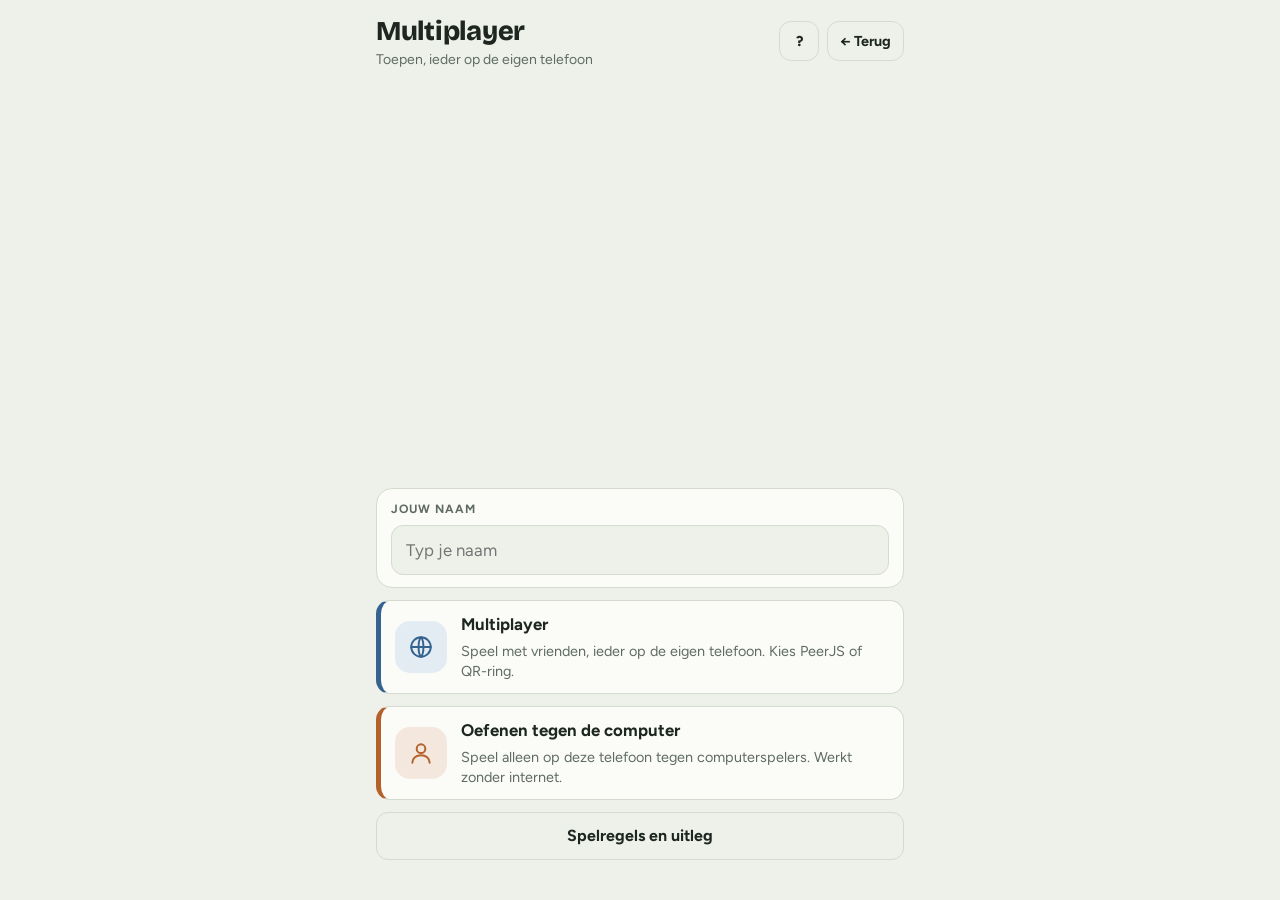
<file: toepen/spelen.html>
<!doctype html>
<html lang="nl">
<head>
<meta charset="utf-8">
<meta name="viewport" content="width=device-width, initial-scale=1, viewport-fit=cover">
<meta name="theme-color" content="#1f6b4a">
<meta name="description" content="Speel Toepen samen, ieder op de eigen telefoon.">
<link rel="manifest" href="manifest.webmanifest">
<link rel="icon" href="icons/icon.svg" type="image/svg+xml">
<link rel="apple-touch-icon" href="icons/icon-192.png">
<script src="prefs.js"></script>
<script src="sfx.js"></script>
<title>Toepen Multiplayer</title>
<link rel="preconnect" href="https://fonts.googleapis.com">
<link rel="preconnect" href="https://fonts.gstatic.com" crossorigin>
<link rel="stylesheet" href="https://fonts.googleapis.com/css2?family=Bricolage+Grotesque:opsz,wght@12..96,600;12..96,800&family=Figtree:wght@400;500;600;700&display=swap">
<style>
  /* Layout: one column. Table felt (stake + trick) on top, players list, own hand docked at the bottom */
  :root {
    --bg: #eef1ea; --surface: #fbfcf8; --sunken: #e3e8df; --fg: #1d2620; --muted: #5f6b62; --line: #d5dbd0;
    --accent: #1f6b4a; --accent-fg: #ffffff; --accent-soft: #dcebe2;
    --warn: #b4540f; --warn-soft: #fbe7d6; --danger: #b3261e; --danger-soft: #f9dedc; --blue: #34638f; --blue-soft: #e3ebf3; --orange: #b4602a; --orange-soft: #f4e8de; --purple: #6a4f8c; --purple-soft: #ece6f2; --gold: #9a7a1f; --gold-soft: #f3ecd6;
    --ink: #253a2e; --ink-fg: #eef1ea; --felt: #1d5c40; --felt-line: #2f7354;
    --card: #ffffff; --card-red: #c62828; --card-black: #1b1f1d; --scrim: rgba(18, 26, 21, 0.5);
    --font-display: "Bricolage Grotesque", "Arial Rounded MT Bold", system-ui, sans-serif;
    --font-body: "Figtree", system-ui, -apple-system, "Segoe UI", sans-serif;
  }
  @media (prefers-color-scheme: dark) {
    :root:not([data-theme="light"]) {
      --bg: #121a15; --surface: #1b251f; --sunken: #16201a; --fg: #e8eee8; --muted: #9eaba1; --line: #2c3a31;
      --accent: #4fbf89; --accent-fg: #0d1a13; --accent-soft: #1f3a2b;
      --warn: #f0a160; --warn-soft: #3a2817; --danger: #f2b8b5; --danger-soft: #4a1f1c; --blue: #86abd3; --blue-soft: #1d2a38; --orange: #e09a63; --orange-soft: #33241a; --purple: #b6a0d6; --purple-soft: #2a2336; --gold: #d6b659; --gold-soft: #2f2a15;
      --ink: #dfe9e1; --ink-fg: #121a15; --felt: #17432f; --felt-line: #24573f; --scrim: rgba(0, 0, 0, 0.65);
      color-scheme: dark;
    }
  }
  :root[data-theme="dark"] {
    --bg: #121a15; --surface: #1b251f; --sunken: #16201a; --fg: #e8eee8; --muted: #9eaba1; --line: #2c3a31;
    --accent: #4fbf89; --accent-fg: #0d1a13; --accent-soft: #1f3a2b;
    --warn: #f0a160; --warn-soft: #3a2817; --danger: #f2b8b5; --danger-soft: #4a1f1c; --blue: #86abd3; --blue-soft: #1d2a38; --orange: #e09a63; --orange-soft: #33241a; --purple: #b6a0d6; --purple-soft: #2a2336; --gold: #d6b659; --gold-soft: #2f2a15;
    --ink: #dfe9e1; --ink-fg: #121a15; --felt: #17432f; --felt-line: #24573f; --scrim: rgba(0, 0, 0, 0.65);
    color-scheme: dark;
  }
  * { box-sizing: border-box; }
  html { padding-top: env(safe-area-inset-top, 0px); padding-bottom: env(safe-area-inset-bottom, 0px); }
  body { margin: 0; background: var(--bg); color: var(--fg); font-family: var(--font-body); font-size: 16px; line-height: 1.4; -webkit-tap-highlight-color: transparent; }
  .wrap { max-width: 560px; margin: 0 auto; padding-inline: 16px; padding-block: 12px 40px; }
  .wrap.has-hand { padding-bottom: 210px; }
  /* Menu screens: title on top, the choices at the bottom where the thumb is */
  html, body { height: 100%; }
  .wrap.menuview { min-height: 100%; display: flex; flex-direction: column; }
  .wrap.menuview > .stack { display: flex; flex-direction: column; gap: 12px; flex: 1; }
  .wrap.menuview > .stack > .topbar + * { margin-top: auto; }
  h1, h2, h3 { font-family: var(--font-display); margin: 0; text-wrap: balance; letter-spacing: -0.01em; }
  h1 { font-size: 1.7rem; font-weight: 800; }
  h2 { font-size: 1.25rem; font-weight: 700; }
  h3 { font-size: 1.05rem; font-weight: 600; }
  p { margin: 0; }
  a { color: var(--accent); }
  button { font: inherit; color: inherit; cursor: pointer; border: 0; background: none; }
  button:focus-visible, input:focus-visible { outline: 3px solid var(--accent); outline-offset: 2px; }
  .muted { color: var(--muted); } .small { font-size: 0.875rem; }
  .label { font-size: 0.75rem; text-transform: uppercase; letter-spacing: 0.08em; color: var(--muted); font-weight: 700; }
  .stack { display: grid; grid-template-columns: minmax(0, 1fr); gap: 12px; } .row { display: flex; gap: 8px; align-items: center; flex-wrap: wrap; }
  .num { font-variant-numeric: tabular-nums; }
  .btn { display: inline-flex; align-items: center; justify-content: center; gap: 6px; min-height: 48px; padding: 0 18px; border-radius: 12px; font-weight: 700; background: var(--accent-soft); color: var(--accent); text-align: center; text-decoration: none; }
  .btn.primary { background: var(--accent); color: var(--accent-fg); }
  .btn.ghost { background: transparent; border: 1.5px solid var(--line); color: var(--fg); }
  .btn.warn { background: var(--warn-soft); color: var(--warn); }
  .btn.danger { background: var(--danger-soft); color: var(--danger); }
  .btn.big { min-height: 56px; font-size: 1.1rem; } .btn.sm { min-height: 40px; padding: 0 12px; font-size: 0.9rem; }
  .btn:disabled { opacity: 0.4; cursor: default; }
  .btn:active:not(:disabled) { transform: scale(0.97); }
  .panel { background: var(--surface); border: 1px solid var(--line); border-radius: 16px; padding: 16px; display: grid; gap: 12px; grid-template-columns: minmax(0, 1fr); }
  .topbar { display: flex; justify-content: space-between; align-items: center; gap: 10px; margin-bottom: 12px; }
  .topbar .meta { min-width: 0; }
  .topbar .meta .small { white-space: nowrap; overflow: hidden; text-overflow: ellipsis; }
  .topbar h1 { white-space: nowrap; overflow: hidden; text-overflow: ellipsis; }
  .tools { display: flex; gap: 8px; flex: none; }
  .icon-round { width: 40px; min-height: 40px; padding: 0; font-weight: 800; }
  input.text { width: 100%; height: 50px; border-radius: 12px; border: 1.5px solid var(--line); background: var(--bg); color: var(--fg); padding: 0 14px; font: inherit; font-size: 1.05rem; }
  input.code { text-transform: uppercase; letter-spacing: 0.3em; font-weight: 800; font-family: var(--font-display); text-align: center; font-size: 1.4rem; }
  .choice { display: grid; gap: 4px; text-align: left; padding: 14px; border-radius: 14px; border: 1.5px solid var(--line); background: var(--surface); }
  .choice b { font-size: 1.05rem; } .choice span { color: var(--muted); font-size: 0.9rem; }
  .choice.ic { grid-template-columns: 52px minmax(0, 1fr); column-gap: 14px; align-items: center; padding: 13px 14px; border-left: 5px solid var(--t); background: var(--surface); }
  .choice.ic .i { grid-row: 1 / 3; width: 52px; height: 52px; border-radius: 15px; display: grid; place-items: center; font-size: 1.7rem; font-style: normal; background: var(--ts); color: var(--t); }
  .fit3 .choice.ic .i { width: 40px; height: 40px; font-size: 1.3rem; border-radius: 12px; } .fit3 .choice.ic { grid-template-columns: 40px minmax(0, 1fr); }
  .t-green { --t: var(--accent); --ts: var(--accent-soft); } .t-blue { --t: var(--blue); --ts: var(--blue-soft); } .t-orange { --t: var(--orange); --ts: var(--orange-soft); } .t-purple { --t: var(--purple); --ts: var(--purple-soft); } .t-gold { --t: var(--gold); --ts: var(--gold-soft); }
  .choice[aria-pressed="true"] { border-color: var(--accent); box-shadow: inset 0 0 0 1px var(--accent); background: var(--accent-soft); }
  .seg { display: flex; gap: 6px; flex-wrap: wrap; }
  .seg button { min-height: 44px; min-width: 56px; padding: 0 14px; border-radius: 10px; font-weight: 700; border: 1.5px solid var(--line); }
  .seg button[aria-pressed="true"] { background: var(--accent); color: var(--accent-fg); border-color: var(--accent); }
  .toggle-row { display: flex; align-items: center; gap: 12px; min-height: 48px; width: 100%; text-align: left; }
  .toggle-row .txt { flex: 1; min-width: 0; } .toggle-row .txt div:last-child { font-size: 0.85rem; color: var(--muted); }
  .switch { width: 50px; height: 30px; border-radius: 15px; background: var(--line); position: relative; flex: none; transition: background 0.2s; }
  .switch::after { content: ""; position: absolute; top: 3px; left: 3px; width: 24px; height: 24px; border-radius: 50%; background: var(--surface); transition: transform 0.2s; box-shadow: 0 1px 3px rgba(0,0,0,0.25); }
  .toggle-row[aria-checked="true"] .switch { background: var(--accent); }
  .toggle-row[aria-checked="true"] .switch::after { transform: translateX(20px); }
  .stepper { display: flex; align-items: center; gap: 12px; }
  .stepper b { min-width: 2ch; text-align: center; font-size: 1.3rem; font-family: var(--font-display); }
  .notice { background: var(--warn-soft); color: var(--fg); border-radius: 12px; padding: 12px 14px; font-size: 0.92rem; }
  .avatar { width: 36px; height: 36px; border-radius: 50%; flex: none; display: grid; place-items: center; color: #fff; font-weight: 800; font-family: var(--font-display); }
  .dot { width: 9px; height: 9px; border-radius: 50%; background: var(--accent); flex: none; }
  .dot.off { background: var(--danger); }

  /* Lobby */
  .qr { background: #fff; border-radius: 16px; padding: 14px; justify-self: center; width: min(280px, 100%); }
  .qr svg { display: block; width: 100%; height: auto; }
  .bigcode { font-family: var(--font-display); font-weight: 800; font-size: 2.6rem; letter-spacing: 0.2em; text-align: center; }
  .plist { display: grid; gap: 8px; }
  .prow { display: flex; align-items: center; gap: 10px; min-height: 44px; }
  .prow b { flex: 1; min-width: 0; overflow: hidden; text-overflow: ellipsis; white-space: nowrap; }
  .chip { font-size: 0.72rem; font-weight: 700; padding: 2px 8px; border-radius: 999px; white-space: nowrap; background: var(--sunken); color: var(--muted); }
  .chip.turn { background: var(--accent); color: var(--accent-fg); }
  .chip.deler { background: var(--accent-soft); color: var(--accent); }
  .chip.scherp { background: var(--warn-soft); color: var(--warn); }
  .chip.af { background: var(--danger-soft); color: var(--danger); }

  /* Table */
  .felt { background: var(--felt); color: #eef1ea; border-radius: 20px; padding: 14px; display: grid; gap: 12px; box-shadow: inset 0 0 0 2px var(--felt-line); }
  .felt .stakeline { display: flex; align-items: center; gap: 12px; }
  .felt .stake { font-family: var(--font-display); font-weight: 800; font-size: 2.6rem; line-height: 1; min-width: 1.3ch; text-align: center; }
  .felt .stake-txt { flex: 1; min-width: 0; font-size: 0.9rem; opacity: 0.9; }
  .felt .stake-txt .label { color: inherit; opacity: 0.75; }
  .trick { display: flex; flex-wrap: wrap; gap: 10px; justify-content: center; min-height: 112px; align-items: flex-end; padding: 6px 0; }
  .tslot { display: grid; justify-items: center; gap: 4px; font-size: 0.78rem; max-width: 80px; }
  .tslot span { overflow: hidden; text-overflow: ellipsis; white-space: nowrap; max-width: 80px; opacity: 0.9; }
  .tslot.win .pc { box-shadow: 0 0 0 3px #f0a160; }
  .trick .empty { opacity: 0.75; font-size: 0.9rem; align-self: center; text-align: center; }
  .status { text-align: center; font-weight: 700; font-size: 1rem; }
  .status.me { background: #f0a160; color: #1d2620; border-radius: 10px; padding: 6px 10px; }

  /* Cards */
  .pc { width: 62px; height: 88px; border-radius: 9px; background: var(--card); color: var(--card-black); border: 1px solid rgba(0,0,0,0.15); position: relative; display: block; flex: none; box-shadow: 0 2px 6px rgba(0,0,0,0.25); font-family: var(--font-display); }
  .pc.red { color: var(--card-red); }
  .pc .r { position: absolute; top: 4px; left: 6px; font-weight: 800; font-size: 1.15rem; line-height: 1; }
  .pc .s1 { position: absolute; top: 24px; left: 6px; font-size: 0.95rem; line-height: 1; }
  .pc .s2 { position: absolute; right: 6px; bottom: 4px; font-size: 2rem; line-height: 1; }
  .pc.sm { width: 40px; height: 56px; border-radius: 6px; }
  .pc.sm .r { font-size: 0.85rem; top: 3px; left: 4px; } .pc.sm .s1 { display: none; } .pc.sm .s2 { font-size: 1.25rem; right: 4px; bottom: 2px; }
  .pc.back { background: repeating-linear-gradient(45deg, #2f7354 0 6px, #24573f 6px 12px); border-color: rgba(255,255,255,0.3); }
  .minis { display: flex; gap: 4px; flex-wrap: wrap; }
  .hand { position: fixed; left: 0; right: 0; bottom: 0; z-index: 8; background: var(--surface); border-top: 1px solid var(--line); padding: 10px 16px calc(12px + env(safe-area-inset-bottom, 0px)); box-shadow: 0 -8px 24px -16px rgba(0,0,0,0.5); }
  .hand .inner { max-width: 560px; margin: 0 auto; display: grid; gap: 14px; }   /* room between the buttons and the cards, so a card tap never hits Toep */
  .hand .cards { display: flex; gap: 10px; justify-content: center; }
  .hand .pc { width: 78px; height: 112px; } .hand .pc .r { font-size: 1.4rem; } .hand .pc .s2 { font-size: 2.5rem; }
  .hand button.pc { cursor: pointer; transition: transform 0.12s; }
  .hand .hiddencards { cursor: pointer; }
  .hand .hiddencards .pc.back { pointer-events: none; }
  .hand button.pc.legal { transform: translateY(-6px); box-shadow: 0 0 0 3px var(--accent), 0 6px 12px rgba(0,0,0,0.25); }
  .hand button.pc:disabled { cursor: default; transform: none; }
  .hand.myturn button.pc:disabled { opacity: 0.4; box-shadow: none; }
  .hand .acts { display: flex; gap: 8px; }
  .hand .acts .btn { flex: 1; }
  .btn.toep { background: var(--orange); color: #fff; font-size: 1.15rem; }
  .btn.toep:disabled { background: var(--ink); color: var(--ink-fg); }
  .hand .acts .btn.warn { background: var(--purple); color: #fff; }

  .sheet .seg { display: flex; gap: 8px; } .sheet .seg button { flex: 1; }
  .players { display: grid; gap: 8px; margin-top: 14px; }
  /* Players as small tiles (two per row), so the table and the cards get the room */
  .players { grid-template-columns: repeat(2, minmax(0, 1fr)); gap: 8px; margin-top: 12px; }
  .players .pl { padding: 7px 10px; gap: 4px; border-radius: 12px; }
  .players .pl .head { gap: 8px; }
  .players .avatar { width: 30px; height: 30px; font-size: 0.9rem; }
  .players .pl .who b { font-size: 0.95rem; }
  .players .pl .score { font-size: 1.35rem; line-height: 1; } .players .pl .score small { font-size: 0.68rem; }
  .players .chips { margin-top: 0; gap: 3px; }
  .players .chip { font-size: 0.62rem; padding: 1px 6px; }
  .players .chip.now, .players .chip.pcchip { display: none; }
  .players .pl:has(.minis), .players .pl:has(.chip-btn) { grid-column: 1 / -1; }
  /* Bigger cards in the middle: they are what you read */
  .trick .pc { width: 92px; height: 130px; } .trick .pc .r { font-size: 1.6rem; top: 6px; left: 8px; } .trick .pc .s1 { top: 34px; left: 8px; font-size: 1.2rem; } .trick .pc .s2 { font-size: 3.1rem; right: 8px; bottom: 6px; }
  .trick.n4 .pc { width: 76px; height: 106px; } .trick.n4 .pc .s2 { font-size: 2.5rem; }
  .trick.n5 .pc, .trick.n6 .pc { width: 62px; height: 88px; } .trick.n5 .pc .r, .trick.n6 .pc .r { font-size: 1.15rem; top: 4px; left: 6px; } .trick.n5 .pc .s1, .trick.n6 .pc .s1 { top: 24px; left: 6px; font-size: 0.95rem; } .trick.n5 .pc .s2, .trick.n6 .pc .s2 { font-size: 2rem; right: 6px; bottom: 4px; }
  .trick { min-height: 136px; } .tslot { font-size: 0.85rem; max-width: 92px; } .tslot span { max-width: 92px; }
  .status { font-size: 1.1rem; } .felt .stake { font-size: 3rem; }

  .hasfab .players:has(.pl:nth-child(7)) { padding-right: 58px; }
  .players:has(.pl:nth-child(7)) .pl .score small { display: none; }
  .pl { background: var(--surface); border: 1px solid var(--line); border-radius: 14px; padding: 10px 12px; display: grid; gap: 8px; }
  .pl.turn { border-color: var(--accent); box-shadow: inset 0 0 0 1px var(--accent); }
  .pl.af, .pl.passed { opacity: 0.6; }
  .pl .head { display: flex; align-items: center; gap: 10px; }
  .pl .who { flex: 1; min-width: 0; } .pl .who b { display: block; overflow: hidden; text-overflow: ellipsis; white-space: nowrap; }
  .pl .score { font-family: var(--font-display); font-weight: 800; font-size: 1.5rem; } .pl .score small { font-size: 0.8rem; color: var(--muted); }
  .chips { display: flex; gap: 4px; flex-wrap: wrap; margin-top: 2px; }
  /* Many players: tighter rows so the whole table fits with less scrolling */
  .players.compact { gap: 5px; margin-top: 10px; }
  .players.compact .pl { padding: 6px 10px; gap: 6px; border-radius: 12px; }
  .players.compact .avatar { width: 28px; height: 28px; font-size: 0.85rem; }
  .players.compact .pl .head { gap: 8px; }
  .players.compact .pl .who { display: flex; align-items: center; gap: 6px; }
  .players.compact .pl .who b { flex: 0 1 auto; min-width: 0; }
  .players.compact .chips { margin-top: 0; flex-wrap: nowrap; overflow: hidden; }
  .players.compact .chip { font-size: 0.66rem; padding: 1px 6px; }
  .players.compact .score { font-size: 1.25rem; }
  .players.compact .pc.sm { width: 34px; height: 48px; }
  /* Fit levels: applied one by one until the table fits the screen */
  .fit1 .felt { padding: 10px 12px; gap: 8px; }
  .fit1 .felt .stake { font-size: 2.1rem; }
  .fit1 .trick { min-height: 96px; padding: 0; }
  .fit1 .topbar { margin-bottom: 8px; }
  .fit1 .hand { padding-top: 8px; }
  .fit1 .hand .pc { width: 62px; height: 90px; } .fit1 .hand .pc .s2 { font-size: 2rem; }
  .wrap.has-hand.fit1 { padding-bottom: 175px; }
  .fit2 .trick .pc { width: 52px; height: 74px; } .fit2 .trick .pc .s2 { font-size: 1.6rem; } .fit2 .trick .pc .s1 { top: 21px; }
  .fit2 .trick { min-height: 84px; gap: 6px; }
  .fit2 .players.compact .pl { padding: 4px 10px; }
  .fit2 .players { margin-top: 8px; }
  .fit4 .toggle-row { min-height: 36px; } .fit4 .seg button { min-height: 38px; }
  .fit4 .felt { padding: 6px 10px; gap: 4px; }
  .fit4 .felt .stake { font-size: 1.7rem; }
  .fit4 .trick { min-height: 66px; } .fit4 .trick .pc { width: 44px; height: 62px; } .fit4 .trick .pc .s2 { font-size: 1.4rem; } .fit4 .trick .pc .s1 { top: 17px; }
  .fit4 .hand { padding-top: 6px; }
  .fit4 .hand .pc { width: 54px; height: 78px; } .fit4 .hand .pc .s2 { font-size: 1.7rem; }
  .fit4 .hand .acts .btn { min-height: 38px; padding-block: 4px; }
  .wrap.has-hand.fit4 { padding-bottom: 140px; }
  /* Home screen spacing */
  .home .panel { padding: 12px 14px; gap: 8px; }
  .home .choice { padding: 12px 14px; }
  .fit1 .choice span, .fit1 .toggle-row .txt div:last-child { font-size: 0.8rem; }
  .fit1.home .stack, .fit1 .stack { gap: 8px; }
  .fit1 .toggle-row { min-height: 40px; }
  .fit1 .panel { padding: 10px 12px; gap: 8px; }
  .fit2 .choice span { display: none; }
  .fit3 .choice { padding: 9px 12px; gap: 0; } .fit3 .stack { gap: 8px; } .fit3 .home .panel, .fit3.home .panel { padding: 10px; }
  .fit2 .toggle-row .txt div:last-child { display: none; }

  .result { background: var(--warn-soft); color: var(--fg); border-radius: 14px; padding: 12px 14px; font-weight: 600; text-align: center; }
  /* animations */
  .fx-in { animation: fxIn calc(.4s * var(--fx, 1)) cubic-bezier(.2,.8,.3,1) both; }
  .fx-in.me { animation-name: fxInMe; }
  @keyframes fxIn { from { opacity: 0; transform: translateY(-50px) scale(.85); } to { opacity: 1; transform: none; } }
  @keyframes fxInMe { from { opacity: 0; transform: translateY(110px) scale(.85); } to { opacity: 1; transform: none; } }
  .trick.fx-sweep .tslot.win .pc { animation: fxGlow calc(.9s * var(--fx, 1)) ease-out both; }
  .trick.fx-sweep .tslot:not(.win) { animation: fxDim calc(.7s * var(--fx, 1)) ease-out both; }
  @keyframes fxGlow { 0% { transform: scale(1); box-shadow: 0 0 0 0 rgba(240,161,96,.95); } 40% { transform: scale(1.12); } 100% { transform: scale(1); box-shadow: 0 0 0 16px rgba(240,161,96,0); } }
  @keyframes fxDim { from { opacity: 1; transform: none; } to { opacity: .6; transform: translateY(10px); } }
  .fx-pop { animation: fxPop calc(.6s * var(--fx, 1)) ease-out; }
  @keyframes fxPop { 0% { transform: scale(1); } 35% { transform: scale(1.8); color: #f0a160; } 100% { transform: scale(1); } }
  .felt.fx-flash { animation: fxFlash calc(.7s * var(--fx, 1)) ease-out; }
  @keyframes fxFlash { 0%, 100% { box-shadow: inset 0 0 0 2px var(--felt-line); } 30% { box-shadow: inset 0 0 0 6px #f0a160; } }
  .score.fx-hit { position: relative; animation: fxHit calc(.6s * var(--fx, 1)) ease-out; color: var(--danger); }
  .score.fx-hit::after { content: attr(data-plus); position: absolute; right: 0; top: -4px; font-size: 1rem; font-weight: 800; color: var(--danger); animation: fxPlus calc(1.2s * var(--fx, 1)) ease-out both; pointer-events: none; }
  @keyframes fxHit { 0%, 100% { transform: translateX(0); } 20% { transform: translateX(-6px); } 40% { transform: translateX(6px); } 60% { transform: translateX(-4px); } 80% { transform: translateX(2px); } }
  @keyframes fxPlus { from { opacity: 1; transform: translateY(0); } to { opacity: 0; transform: translateY(-26px); } }
  .winner { position: relative; overflow: hidden; }
  .confetti { position: absolute; inset: 0; pointer-events: none; }
  .confetti i { position: absolute; top: -12px; width: 8px; height: 14px; border-radius: 2px; animation: fxFall calc(2.2s * var(--fx, 1)) ease-in both; }
  @keyframes fxFall { from { opacity: 1; transform: translate(0, 0) rotate(0); } to { opacity: 0; transform: translate(var(--dx), 340px) rotate(620deg); } }
  .winner { background: var(--accent); color: var(--accent-fg); border-radius: 20px; padding: 22px 18px; display: grid; gap: 12px; text-align: center; }
  .winner h2 { font-size: 2rem; font-weight: 800; }
  .winner .btn { background: var(--accent-fg); color: var(--accent); }
  .winner .btn.ghost { background: transparent; color: var(--accent-fg); border-color: var(--accent-fg); }

  /* Sheets */
  .scrim { position: fixed; inset: 0; background: var(--scrim); z-index: 20; display: flex; align-items: flex-end; justify-content: center; }
  .sheet { background: var(--surface); width: 100%; max-width: 560px; border-radius: 20px 20px 0 0; padding: 18px 16px calc(18px + env(safe-area-inset-bottom, 0px)); display: grid; gap: 14px; max-height: 88%; overflow-y: auto; grid-template-columns: minmax(0, 1fr); }
  .sheet .grip { width: 40px; height: 4px; border-radius: 2px; background: var(--line); justify-self: center; }
  .rulebook p, .rulebook li { color: var(--muted); }
  .rulebook ul { margin: 6px 0 0; padding-left: 20px; display: grid; gap: 4px; }
  .rulebook b { color: var(--fg); }
  details.rule { border-bottom: 1px solid var(--line); padding: 10px 0; }
  details.rule summary { font-weight: 700; cursor: pointer; min-height: 32px; display: flex; align-items: center; }
  /* Full-screen rules page with a back button */
  .fp-body ol, .fp-body ul { margin: 6px 0 0; padding-left: 20px; display: grid; gap: 4px; } .fp-body .example { background: var(--sunken, var(--accent-soft)); border-radius: 10px; padding: 10px 12px; margin-top: 8px; font-size: 0.9rem; }
  .fullpage { position: fixed; inset: 0; z-index: 25; background: var(--bg); overflow-y: auto; padding-top: env(safe-area-inset-top, 0px); padding-bottom: env(safe-area-inset-bottom, 0px); }
  .fp-bar { position: sticky; top: 0; z-index: 2; background: var(--bg); border-bottom: 1px solid var(--line); }
  .fp-bar .in { max-width: 560px; margin: 0 auto; display: flex; align-items: center; gap: 12px; padding: 10px 16px; }
  .fp-bar h2 { font-size: 1.15rem; min-width: 0; overflow: hidden; text-overflow: ellipsis; white-space: nowrap; }
  .fp-body { max-width: 560px; margin: 0 auto; padding: 14px 16px 40px; display: grid; gap: 14px; grid-template-columns: minmax(0, 1fr); }
  .fullpage { display: flex; flex-direction: column; }
  .fp-body { flex: 1 0 auto; width: 100%; display: flex; flex-direction: column; }
  .fp-body > .page-nav, .wrap > .stack > .page-nav { margin-top: auto; }
  .navlist { display: grid; gap: 8px; }
  .hlink { display: flex; align-items: center; gap: 8px; width: 100%; min-height: 46px; padding: 8px 10px; border-radius: 14px; background: var(--accent-soft); border: 1px solid var(--accent); color: var(--accent); font-weight: 700; font-size: 0.9rem; text-decoration: none; }
  .hlink::after { content: "›"; margin-left: auto; font-size: 1.4rem; }
  .navrow { display: flex; align-items: center; gap: 12px; width: 100%; min-height: 52px; padding: 8px 14px; border-radius: 14px; background: var(--surface); border: 1px solid var(--line); text-align: left; }
  .navrow b { flex: 1; min-width: 0; }
  .navrow::after { content: "›"; color: var(--muted); font-size: 1.4rem; flex: none; }
  .page-nav { display: flex; gap: 8px; align-items: center; }
  .page-nav .btn { flex: 1; }
  .page-nav .count { flex: none; font-size: 0.85rem; color: var(--muted); font-variant-numeric: tabular-nums; }
  .topic ul { margin: 0; padding-left: 20px; display: grid; gap: 6px; color: var(--muted); }
  .topic p { color: var(--muted); }
  .topic b { color: var(--fg); }
  .wrap.fbwrap { min-height: 100%; display: flex; flex-direction: column; }
  .wrap.fbwrap > .stack { flex: 1; display: flex; flex-direction: column; }
  .fit1 .qr { width: min(210px, 100%); padding: 10px; }
  .fit1 .bigcode { font-size: 2rem; }
  .fit1 .lobby-hint { display: none; }
  .fit2 .qr { width: 160px; }
  .fit2 .plist { grid-template-columns: minmax(0, 1fr) minmax(0, 1fr); gap: 6px; }
  .fit2 .plist .chip { display: none; }
  .fit2 .prow { min-width: 0; }
  .fit2 .prow { min-height: 38px; gap: 6px; }
  .fit2 .prow .avatar { width: 28px; height: 28px; font-size: 0.8rem; }
  .fit3 .qr { width: 130px; padding: 8px; }
  .fit3 .bigcode { font-size: 1.6rem; }
  .fit3 .lobby-line { display: none; }
  .undofab { position: fixed; right: 14px; bottom: 138px; z-index: 12; width: 52px; height: 52px; border-radius: 50%; background: var(--gold-soft); color: var(--gold); border: 1.5px solid var(--gold); font-size: 1.5rem; font-weight: 800; box-shadow: 0 6px 16px -4px rgba(0,0,0,0.35); display: grid; place-items: center; }
  .handfab { position: fixed; right: 14px; bottom: 76px; z-index: 12; width: 52px; height: 52px; border-radius: 50%; background: var(--surface); color: var(--fg); border: 1.5px solid var(--line); font-size: 1.5rem; box-shadow: 0 6px 16px -4px rgba(0,0,0,0.35); display: grid; place-items: center; }
  .handfab[aria-pressed="true"] { background: var(--ink); color: var(--ink-fg); }
  .blackout { position: fixed; inset: 0; z-index: 70; background: #000; display: flex; align-items: flex-end; justify-content: center; padding: 24px; }
  .blackout span { color: #2a2a2a; font-size: 0.8rem; }
  .chatfab { position: fixed; right: 14px; bottom: 14px; z-index: 12; width: 52px; height: 52px; border-radius: 50%; background: var(--blue); color: #fff; font-size: 1.5rem; box-shadow: 0 6px 16px -4px rgba(0,0,0,0.45); display: grid; place-items: center; }
  .chatfab .badge { position: absolute; top: -4px; right: -4px; min-width: 22px; height: 22px; padding: 0 5px; border-radius: 11px; background: var(--warn); color: #fff; font-size: 0.75rem; font-weight: 800; display: grid; place-items: center; }
  .chatlist { display: flex; flex-direction: column; gap: 6px; height: 34vh; height: 34%; min-height: 120px; max-height: 300px; overflow-y: auto; padding: 6px; background: var(--bg); border-radius: 12px; }
  .cmsg { align-self: flex-start; max-width: 85%; background: var(--surface); border: 1px solid var(--line); border-radius: 14px 14px 14px 4px; padding: 6px 10px; display: grid; gap: 0; overflow-wrap: anywhere; }
  .cmsg b { font-size: 0.75rem; color: var(--muted); }
  .cmsg.mine { align-self: flex-end; background: var(--accent); color: var(--accent-fg); border-color: var(--accent); border-radius: 14px 14px 4px 14px; }
  .chatquick { display: flex; gap: 6px; overflow-x: auto; padding-bottom: 2px; }
  .chips .chip-btn { min-height: 26px; padding: 0 10px; font-size: 0.72rem; border-radius: 13px; background: var(--warn-soft); color: var(--warn); border-color: transparent; }
  .chip-btn { flex: none; min-height: 38px; padding: 0 12px; border-radius: 19px; border: 1.5px solid var(--line); background: var(--surface); font-weight: 600; white-space: nowrap; }
  .chatinput { display: flex; gap: 8px; align-items: center; }
  .chatinput .text { flex: 1; min-width: 0; }
  .btn.mic { width: 52px; padding: 0; font-size: 1.3rem; }
  .btn.mic.on { background: var(--danger); color: #fff; animation: pulse 1s infinite; }
  @keyframes pulse { 50% { opacity: 0.6; } }
  .navlist.cols2 { grid-template-columns: minmax(0, 1fr) minmax(0, 1fr); }
  .navlist.cols2 .navrow { padding-inline: 10px; font-size: 0.9rem; min-height: 46px; }
  .scanner { position: fixed; inset: 0; z-index: 60; background: var(--bg); display: flex; flex-direction: column; gap: 10px; padding: 12px 16px; padding-top: max(12px, env(safe-area-inset-top)); }
  .scanner .scan-bar { display: flex; align-items: center; gap: 10px; }
  .scanner .scan-view { position: relative; flex: 1; min-height: 0; border-radius: 16px; overflow: hidden; background: #000; }
  .scanner video { width: 100%; height: 100%; object-fit: cover; display: block; }
  .scanner .scan-frame { position: absolute; inset: 18% 14%; border: 3px solid rgba(255, 255, 255, 0.85); border-radius: 18px; pointer-events: none; }
  .scanner .scan-paste { display: flex; gap: 8px; }
  .scanner .scan-paste .text { flex: 1; min-width: 0; }
  .scanner .scan-err { color: var(--danger, #c0392b); min-height: 1.2em; margin: 0; }
  .scanner .scan-hint { margin: 0; text-align: center; }
  .linkstate { display: flex; align-items: center; gap: 8px; justify-content: center; }
  .qr.small { width: min(230px, 100%); }
  .fit1 .qr.small { width: min(200px, 100%); } .fit2 .qr.small { width: 150px; } .fit3 .qr.small { width: 120px; }
  .toast { position: fixed; left: 50%; bottom: calc(220px + env(safe-area-inset-bottom, 0px)); transform: translateX(-50%); z-index: 30; background: var(--ink); color: var(--ink-fg); padding: 10px 16px; border-radius: 12px; font-weight: 600; font-size: 0.92rem; max-width: calc(100% - 32px); text-align: center; pointer-events: none; }
  .conn { position: fixed; top: env(safe-area-inset-top, 0px); left: 0; right: 0; z-index: 40; background: var(--danger); color: #fff; text-align: center; font-weight: 700; font-size: 0.85rem; padding: 4px; }
  @media (prefers-reduced-motion: reduce) { * { transition: none !important; animation: none !important; } }
</style>
</head>
<body>
<div class="wrap" id="app"></div>
<div id="layer"></div>
<script src="vendor/qrcode.js"></script>
<script src="engine.js"></script>
<script src="net.js"></script>
<script src="ring.js"></script>
<script src="peer.js"></script>
<script>
(function () {
  'use strict';
  var E = window.ToepenEngine;
  var Q = new URLSearchParams(location.search);
  var FAST = Q.get('fast') === '1';
  try { localStorage.removeItem('toepen-fb-config'); } catch (e) {}   // left over from the removed Firebase option
  var VIA = Q.get('via') === 'peer' ? 'peer' : null;
  var NET = Q.get('net') === 'local' ? 'local' : null;   // 'local' = test mode in one browser
  // Pace of the game: how long results stay on screen and how fast the computer players move.
  function pace() { var v = window.ToepenPrefs ? ToepenPrefs.get().speed : 'rustig'; return v === 'snel' ? 0.6 : v === 'normaal' ? 1 : 2; }
  var DELAY = { get round() { return FAST ? 150 : 3500 * pace(); }, get bot() { return FAST ? 40 : 900 * pace(); } };
  var COLORS = ['#2f7d5b', '#c2571a', '#3b6fb6', '#a63d6b', '#7a5bb5', '#a67c12', '#1f8a8f', '#5d6b1f'];
  var BOTS = ['Kees', 'Mies', 'Joop', 'Truus', 'Henk', 'Ria', 'Piet'];
  var SUIT = { h: '♥', r: '♦', k: '♣', s: '♠' };
  var SUITNAME = { h: 'harten', r: 'ruiten', k: 'klaveren', s: 'schoppen' };
  var K = { name: 'toepen-mp-name', host: 'toepen-mp-host', join: 'toepen-mp-join', sb: 'toepen-scorebord-v2' };
  var app = document.getElementById('app'), layer = document.getElementById('layer');

  // In local test mode every browser tab acts as a separate phone, so per-phone
  // settings live in sessionStorage there.
  function ls(k, v) {
    var st = (NET === 'local' && k !== K.sb) ? sessionStorage : localStorage;
    try {
      if (v === undefined) return JSON.parse(st.getItem(k));
      if (v === null) st.removeItem(k); else st.setItem(k, JSON.stringify(v));
    } catch (e) { return null; }
  }
  function esc(s) { return String(s == null ? '' : s).replace(/[&<>"']/g, function (c) { return { '&': '&amp;', '<': '&lt;', '>': '&gt;', '"': '&quot;', "'": '&#39;' }[c]; }); }
  function plural(n, a, b) { return n + ' ' + (n === 1 ? a : b); }

  var sbRules = (function () { var s = ls(K.sb); return s && s.setup ? s.setup : {}; })();
  var S = {
    view: 'home', name: ls(K.name) || '', db: null, uid: null, code: null, role: null, practice: false,
    meta: null, players: {}, pub: null, hand: [], subs: [], G: null, sheet: null, toast: '', connected: true,
    lastHands: {}, lastResultKey: '', hostTimer: null, err: '', busy: false, kind: null, method: null, rl: null, peek: false, black: false, blackTap: 0, offSince: {}, chat: [], chatUnread: 0, chatDraft: '', chatFrom: 0, listening: false,
    create: {
      mode: 'play', limit: sbRules.limit || 10, bots: 0, undo: false,
      rules: {
        wittewas: sbRules.rules ? sbRules.rules.wittewas !== false : true,
        dubbelToep: sbRules.rules ? !!sbRules.rules.dubbelToep : false,
        scherpPassen: sbRules.rules ? sbRules.rules.scherpPassen !== false : true,
        hoogsteDeelt: sbRules.rules ? !!sbRules.rules.hoogsteDeelt : false,
        wasStraf: sbRules.rules && sbRules.rules.wasStraf === 2 ? 2 : 1,
        maxInzet: sbRules.rules && sbRules.rules.maxInzet !== undefined ? sbRules.rules.maxInzet : 4
      }
    }
  };
  var toastTimer;
  function toast(m) { S.toast = m; renderLayer(); clearTimeout(toastTimer); toastTimer = setTimeout(function () { S.toast = ''; renderLayer(); }, FAST ? 2600 : Math.round(3200 * pace())); }
  function buzz(p) { if (navigator.vibrate && (!window.ToepenPrefs || ToepenPrefs.get().vibrate)) { try { navigator.vibrate(p); } catch (e) {} } }

  /* ---------- Connection ---------- */
  function connect(kind, practice) {
    var p = kind === 'ring' ? Promise.resolve(getRing())
      : kind === 'peer' ? Promise.resolve(getPeer())
      : Promise.resolve(window.ToepenNet.local(practice ? 'practice' : 'test'));
    return p.then(function (db) {
      S.db = db;
      return db.ready().then(function (uid) {
        S.uid = uid;
        S.subs.push(db.onConnection(function (c) {
          S.connected = c || S.role === 'host'; renderLayer();
          // back online after a drop: say so, and ask to be marked offline again if it happens once more
          var me = S.players && S.players[S.uid];
          if (c && S.code && S.view === 'table' && me && me.online === false) {
            S.db.update(base() + '/players/' + S.uid, { online: true });
            S.db.onDisconnect(base() + '/players/' + S.uid + '/online', false);
          }
        }));
      });
    });
  }
  var PEER = null;
  function peerOptions() {
    var o = {}; // test servers only: ?peerhost=localhost&peerport=9000
    if (Q.get('peerhost')) { o.host = Q.get('peerhost'); o.port = +Q.get('peerport') || 9000; o.path = Q.get('peerpath') || '/'; o.secure = Q.get('peersecure') === '1'; o.iceServers = []; }
    return o;
  }
  function getPeer() {
    if (!PEER) {
      PEER = window.ToepenNet.peer(peerOptions());
      PEER.onLinks(function (open, info) {
        if (S.role !== 'host' || !S.code || S.kind !== 'peer') return;
        var live = {}; info.forEach(function (l) { if (l.open && l.peer) live[l.peer] = true; });
        Object.keys(S.players).forEach(function (id) {
          var p = S.players[id]; if (p.bot || id === S.uid) return;
          var on = !!live[id];
          if ((p.online !== false) !== on && (on || info.some(function (l) { return !l.open || l.peer === id; }) || p.online !== false)) S.db.update(base() + '/players/' + id, { online: on });
        });
      });
    }
    return PEER;
  }
  function kindFor() { return S.method === 'ring' ? 'ring' : S.method === 'peer' ? 'peer' : NET; }
  function joinKindNow() { return S.method === 'peer' ? 'peer' : S.method === 'local' ? NET : (VIA || NET); }
  var RING = null;
  function getRing() {
    if (!RING) {
      RING = window.ToepenNet.ring();
      RING.onLinks(function (open) { onRingLinks(open); });
    }
    return RING;
  }
  function base() { return 'rooms/' + S.code; }
  function unsubscribe() { S.subs.forEach(function (f) { try { f(); } catch (e) {} }); S.subs = []; }

  function subscribe() {
    var db = S.db, b = base();
    S.subs.push(db.on(b + '/meta', function (m) { S.meta = m; if (S.role === 'client' && (!m || m.status === 'closed')) { leave(); toast('De host heeft de tafel gesloten.'); return; } render(); }));
    S.chatFrom = Date.now() + 1500;   // messages arriving in the first moments are old ones, no pop-ups for those
    S.subs.push(db.onChildAdded(b + '/chat', function (k, m) { onChat(k, m); }));
    S.subs.push(db.on(b + '/players', function (p) {
      S.players = p || {};
      S.prevOnline = S.prevOnline || {};
      Object.keys(S.players).forEach(function (id) {
        var pl = S.players[id], off = pl.online === false && !pl.bot;
        if (off) {
          if (!S.offSince[id]) {
            S.offSince[id] = Date.now();
            var secs = takeoverSecs();
            if (secs) setTimeout(function () { if (S.offSince[id] && S.view === 'table') { render(); if (S.role === 'host') scheduleHost(); } }, secs * 1000 + 80);
          }
        } else delete S.offSince[id];
        if (S.view === 'table' && S.prevOnline[id] !== undefined && id !== S.uid && !pl.bot && S.prevOnline[id] !== !off) toast(pl.name + (off ? ' is offline' : ' is weer terug'));
        S.prevOnline[id] = !off;
      });
      if (S.role === 'client' && S.meta && !S.players[S.uid] && S.view !== 'home') { leave(); toast('Je bent van de tafel gehaald.'); return; }
      render(); if (S.role === 'host') scheduleHost();
    }));
    if (S.role === 'client') {
      S.subs.push(db.on(b + '/state', function (st) { onPub(st); }));
      S.subs.push(db.on(b + '/hands/' + S.uid, function (h) { S.hand = h || []; render(); }));
    } else {
      S.subs.push(db.onChildAdded(b + '/actions', function (k, v) {
        db.remove(b + '/actions/' + k);
        if (v && v.uid && v.a) hostHandle(v.uid, v.a, true);
      }));
    }
  }

  function onPub(st) {
    var prevPending = S.pub && S.pub.round && S.pub.round.pending;
    if (st && st.round && S.pub && (st.round.undone || 0) > (S.pub.round.undone || 0) && S.role !== 'host') toast('De host heeft de laatste actie ongedaan gemaakt.');
    S.pub = st;
    if (st && st.lastResult && st.phase !== 'play') {
      var key = st.round.n + '-' + st.lastResult.n;
      if (key !== S.lastResultKey) { S.lastResultKey = key; buzz(st.lastResult.losers.indexOf(S.uid) >= 0 ? [40, 30, 40] : 30); }
    }
    if (st && st.round && st.round.pending && !prevPending && st.round.pending.by !== S.uid) buzz([60, 40, 60]);
    if (st && st.round && st.round.turn === S.uid && st.phase === 'play' && !st.round.pending) buzz(25);
    render();
  }

  /* ---------- QR-ring: linking phones ---------- */
  // The QR holds a web address: a normal phone camera opens the app right away, even on a phone that does not have it yet.
  function ringUrl(code) { return location.href.split(/[?#]/)[0].replace(/[^\/]*$/, '') + 'spelen.html?ring=' + encodeURIComponent(code); }
  function ringCode(t) { var m = /[?&#]ring=([^&#\s]+)/.exec(t || ''); try { return m ? decodeURIComponent(m[1]) : t; } catch (e) { return t; } }
  function qrSvg(text, cls) {
    if (!text) return '<p class="muted" style="text-align:center">Code maken…</p>';
    try { var q = qrcode(0, 'M'); q.addData(text); q.make(); return '<div class="qr ' + (cls || '') + '">' + q.createSvgTag({ cellSize: 5, margin: 2, scalable: true }) + '</div>'; }
    catch (e) { return '<p class="muted">De code is te groot voor een QR. Gebruik Kopiëren.</p>'; }
  }
  function linkLine() {
    var n = RING ? RING.linkCount() : 0;
    return '<div class="small linkstate"><span class="dot' + (n ? '' : ' off') + '"></span>' + (n ? 'Verbonden met ' + plural(n, 'telefoon', 'telefoons') : 'Nog niet gekoppeld') + '</div>';
  }
  function ringPanel() {
    return '<div class="panel"><b>Telefoons koppelen</b>' +
      '<p class="small muted lobby-hint">Alle telefoons op dezelfde wifi of hotspot (internet hoeft niet). Koppel in een kring: elke speler met zijn buurman, en de laatste weer met de host.</p>' +
      linkLine() +
      '<div class="row"><button class="btn primary" style="flex:1" data-act="ring-show">QR tonen</button><button class="btn" style="flex:1" data-act="ring-scan">QR scannen</button></div>' +
      '<p class="small muted" style="margin:0"><b>QR tonen:</b> je buurman scant jouw QR. <b>QR scannen:</b> jij scant de QR van je buurman.</p></div>';
  }
  var METHODS = {
    peer: { t: 'PeerJS, via internet', d: 'Ook op afstand. Gratis, zonder account of instellen. Nodig vrienden uit via WhatsApp of een QR.' },
    ring: { t: 'Zonder internet, QR-ring', d: 'Alleen voor vrienden bij je in de buurt: zelfde wifi of hotspot. Internet is niet nodig.' },
    local: { t: 'Test op één toestel', d: 'Alleen voor testen: meerdere tabbladen in één browser.' }
  };
  function renderMp0() {
    var html = topbar('Multiplayer', 'Kies hoe jullie verbinden', (S.deep ? '<a class="btn ghost sm" href="index.html">← Terug</a>' : '<button class="btn ghost sm" data-act="home">Terug</button>'));
    ['peer', 'ring'].forEach(function (k) {
      var m = METHODS[k];
      html += '<button class="choice ic ' + ({ peer: 't-blue', ring: 't-orange' })[k] + '" data-act="mp-method" data-v="' + k + '"><i class="i" aria-hidden="true">' + ({ peer: '<svg viewBox="0 0 24 24" width="26" height="26" fill="none" stroke="currentColor" stroke-width="1.8" stroke-linecap="round" stroke-linejoin="round"><circle cx="12" cy="12" r="9"/><path d="M3 12h18M12 3c3 3 3 15 0 18-3-3-3-15 0-18"/></svg>', ring: '<svg viewBox="0 0 24 24" width="26" height="26" fill="none" stroke="currentColor" stroke-width="1.8" stroke-linecap="round" stroke-linejoin="round"><path d="M5 12.5a10 10 0 0 1 14 0M8.5 16a5 5 0 0 1 7 0"/><circle cx="12" cy="19.5" r="1"/></svg>' })[k] + '</i><b>' + m.t + (k === 'peer' ? ' <span class="chip">Aanbevolen</span>' : '') + '</b><span>' + m.d + '</span></button>';
    });
    if (NET === 'local') html += '<button class="btn ghost" data-act="mp-method" data-v="local">Test op één toestel</button>';
    return '<div class="stack">' + html + '</div>';
  }
  function renderMp1() {
    var k = S.method || 'peer', m = METHODS[k];
    var html = topbar(m.t, 'Ben je de host?', '<button class="btn ghost sm" data-act="mp0">Terug</button>');
    if (S.err) html += '<div class="notice" role="alert">' + esc(S.err) + '</div>';
    html += '<div class="panel"><label class="label" for="myname">Jouw naam</label><input class="text" id="myname" maxlength="18" autocomplete="off" value="' + esc(S.name) + '" placeholder="Typ je naam"></div>';
    var hostD = k === 'ring' ? 'Je toont een QR aan je buurman en scant daarna zijn antwoord.'
      : 'Je opent de tafel en nodigt vrienden uit via WhatsApp of een QR. Ze mogen overal zijn.';
    var guestD = k === 'ring' ? 'Scan de QR van de host of van je buurman in de kring.' : 'Scan de QR van de host, of vul de tafelcode in.';
    html += '<button class="choice ic t-green" data-act="mp-host"><i class="i" aria-hidden="true"><svg viewBox="0 0 24 24" width="26" height="26" fill="none" stroke="currentColor" stroke-width="1.8" stroke-linecap="round" stroke-linejoin="round"><path d="M3 8l4 4 5-7 5 7 4-4-2 11H5z"/></svg></i><b>Ik ben de host</b><span>' + hostD + '</span></button>';
    html += '<button class="choice ic t-blue" data-act="mp-guest"><i class="i" aria-hidden="true"><svg viewBox="0 0 24 24" width="26" height="26" fill="none" stroke="currentColor" stroke-width="1.8" stroke-linecap="round" stroke-linejoin="round"><path d="M15 3h4v18h-4M10 17l5-5-5-5M15 12H3"/></svg></i><b>Ik doe mee</b><span>' + guestD + '</span></button>';
    return '<div class="stack">' + html + '</div>';
  }
  function renderMpJoin() {
    var k = S.method || 'peer', m = METHODS[k];
    var html = topbar('Meedoen', m.t, '<button class="btn ghost sm" data-act="mp1">Terug</button>');
    if (S.err) html += '<div class="notice" role="alert">' + esc(S.err) + '</div>';
    html += '<div class="panel"><label class="label" for="myname">Jouw naam</label><input class="text" id="myname" maxlength="18" autocomplete="off" value="' + esc(S.name) + '" placeholder="Typ je naam"></div>';
    html += '<div class="panel" style="text-align:center"><b>Scan de QR van de host</b><p class="small muted lobby-hint">' + 'Je zit dan meteen aan tafel.' + '</p>' +
      '<button class="btn primary big" data-act="mp-scanqr">QR scannen</button></div>';
    html += '<div class="panel"><b>Of vul de tafelcode in</b>' +
      '<div class="row"><input class="text code" id="joincode" maxlength="4" autocomplete="off" placeholder="Tafelcode" style="flex:1;min-width:0"' + '' + '>' +
      '<button class="btn primary" data-act="join"' + (S.busy ? ' disabled' : '') + '>Meedoen</button></div>' +
      '</div>';
    return '<div class="stack">' + html + '</div>';
  }
  function renderRingJoin() {
    var rl = S.rl || { step: 'intro' }, html = topbar('Meedoen', 'Zonder internet', '<button class="btn ghost sm" data-act="mp1">Terug</button>');
    if (rl.err) html += '<div class="notice" role="alert">' + esc(rl.err) + '</div>';
    if (rl.step === 'answer' || rl.step === 'linking') {
      html += '<div class="panel" style="text-align:center"><b>Laat je buurman dit scannen</b><p class="small muted lobby-hint">Je buurman kiest <b>Antwoord scannen</b>. Zodra dat lukt, zit je aan tafel.</p>' +
        qrSvg(rl.code, 'small') + '<div class="small muted">Even wachten…</div><button class="btn ghost" data-act="copy" data-v="' + esc(rl.code) + '">Code kopiëren</button></div>';
    } else if (S.ringOffer) {
      html += '<div class="panel" style="text-align:center"><b>Je bent uitgenodigd voor een spel zonder internet</b><p class="small muted">Vul je naam in en tik op Meedoen. Daarna toon je een QR aan degene die jou heeft uitgenodigd.</p></div>' +
        '<div class="panel"><label class="label" for="myname">Jouw naam</label><input class="text" id="myname" maxlength="18" autocomplete="off" value="' + esc(S.name) + '" placeholder="Typ je naam"></div>' +
        '<button class="btn primary big" data-act="ring-land-go"' + (rl.busy ? ' disabled' : '') + '>' + (rl.busy ? 'Even geduld…' : 'Meedoen') + '</button>';
    } else {
      html += '<div class="panel" style="text-align:center"><b>Scan de QR van je buurman</b><p class="small muted">Je doet mee als <b>' + esc(S.name) + '</b>.</p><p class="small muted lobby-hint">1. De host of een speler die al aan tafel zit, kiest <b>QR tonen</b>.<br>2. Jij scant die QR met de camera van deze app.<br>3. Daarna laat jij een antwoord zien, dat je buurman scant.</p>' +
        '<button class="btn primary big" data-act="ring-scan"' + (rl.busy ? ' disabled' : '') + '>' + (rl.busy ? 'Even geduld…' : 'QR scannen') + '</button></div>';
    }
    return '<div class="stack">' + html + '</div>';
  }
  function ringSheet() {
    var rl = S.rl || { step: 'choose' }, h = '';
    if (rl.err) h += '<div class="notice" role="alert">' + esc(rl.err) + '</div>';
    if (rl.step === 'show') {
      h += '<h2>Laat je buurman scannen</h2>' + qrSvg(rl.code ? ringUrl(rl.code) : '', 'small') +
        '<p class="small muted" style="text-align:center">Je buurman scant met de <b>gewone camera</b>: de app opent vanzelf, ook als hij hem nog niet heeft. Of hij kiest in de app <b>QR scannen</b>. Daarna toont zijn telefoon een antwoord.</p>' +
        '<button class="btn primary big" data-act="ring-scan-answer">Antwoord scannen</button>' +
        '<button class="btn ghost" data-act="copy" data-v="' + esc(rl.code) + '">Code kopiëren</button>';
    } else if (rl.step === 'answer' || rl.step === 'linking') {
      h += '<h2>Laat je buurman dit scannen</h2>' + qrSvg(rl.code, 'small') +
        '<p class="small muted" style="text-align:center">Je buurman kiest <b>Antwoord scannen</b>. Dit scherm sluit vanzelf als jullie gekoppeld zijn.</p>' +
        '<button class="btn ghost" data-act="copy" data-v="' + esc(rl.code) + '">Code kopiëren</button>';
    } else {
      h += '<h2>Telefoons koppelen</h2>' + linkLine() +
        (rl.relink ? '<div class="notice">Je spel is bewaard. Koppel opnieuw met <b>één telefoon die nog meespeelt</b> (of met de host). Eén koppeling is genoeg: de rest loopt vanzelf mee.</div>' : '') +
        '<p class="small muted" style="text-align:center">Koppel in een kring: jij → buurman → volgende → … → weer de host.</p>' +
        '<button class="btn primary big" data-act="ring-show">QR tonen aan de volgende</button>' +
        '<button class="btn big" data-act="ring-scan">QR scannen van de vorige</button>';
    }
    return h;
  }
  function ringShow() {
    S.err = ''; S.sheet = { type: 'ring' }; S.rl = { step: 'show', code: '', base: RING ? RING.linkCount() : 0, busy: true };
    var db = getRing(); S.rl.base = db.linkCount(); render();
    primeCamera().then(function () { return db.makeOffer(); }).then(function (code) { S.rl.code = code; S.rl.busy = false; render(); })
      .catch(function (e) { S.rl = { step: 'choose', err: e.message }; render(); });
  }
  // With camera permission Chrome shares the phone's real network address in the code
  // (without it the address is hidden behind a temporary name that not every wifi can resolve).
  function primeCamera() {
    if (!navigator.mediaDevices || !navigator.mediaDevices.getUserMedia) return Promise.resolve();
    return navigator.mediaDevices.getUserMedia({ video: true, audio: false })
      .then(function (st) { st.getTracks().forEach(function (t) { t.stop(); }); }, function () {});
  }
  function ringScan(purpose) {
    var db = getRing();
    openScanner(purpose === 'answer' ? 'Antwoord scannen' : 'QR scannen',
      purpose === 'answer' ? 'Richt de camera op het scherm van je buurman.' : 'Richt de camera op de QR van je buurman.', TP,
      function (text) {
        S.rl = S.rl || {};
        var step0 = S.rl.step;
        S.rl.err = ''; S.rl.busy = true; S.rl.base = db.linkCount(); render();
        var job = purpose === 'answer'
          ? db.finishOffer(text).then(function () { S.rl.step = 'linking'; S.rl.code = S.rl.code || ''; })
          : db.acceptOffer(text).then(function (code) {
              S.rl.step = 'answer'; S.rl.code = code;
              if (S.view !== 'ringjoin' && !S.sheet) S.sheet = { type: 'ring' };
            });
        job.then(function () { S.rl.busy = false; render(); }).catch(function (e) {
          S.rl.busy = false; S.rl.err = e.message; if (step0) S.rl.step = step0; render();
        });
      });
  }
  function onRingLinks(open) {
    var rl = S.rl;
    if (S.view === 'table') render(); else if (S.view === 'ringjoin') renderLayer();
    if (!rl || !(rl.step === 'answer' || rl.step === 'linking') || open <= (rl.base || 0)) return;
    toast('Verbonden!');
    if (S.view === 'ringjoin') { rl.step = 'joining'; ringJoinFinish(0); return; }
    S.sheet = null; S.rl = null; render();
  }
  function ringJoinFinish(tries) {
    var db = S.db || getRing();
    db.get('rooms').then(function (rooms) {
      var best = null;
      Object.keys(rooms || {}).forEach(function (code) {
        var m = rooms[code] && rooms[code].meta;
        if (m && m.status !== 'closed' && (!best || (m.created || 0) > (best.m.created || 0))) best = { code: code, m: m };
      });
      if (!best) {
        if (tries < 25) { setTimeout(function () { ringJoinFinish(tries + 1); }, 400); return null; }
        throw new Error('Er is nog geen tafel gevonden. Vraag de host om de tafel te openen en probeer opnieuw.');
      }
      S.code = best.code; S.meta = best.m; S.kind = 'ring';
      if (best.m.host === S.uid) { return resumeHost({ code: best.code, kind: 'ring' }); }
      S.role = 'client';
      return db.get(base() + '/players/' + S.uid).then(function (me) {
        return db.update(base() + '/players/' + S.uid, { name: S.name.trim(), joined: (me && me.joined) || Date.now(), online: true, auto: false });
      }).then(function () {
        db.onDisconnect(base() + '/players/' + S.uid + '/online', false);
        ls(K.join, { code: best.code, kind: 'ring' });
        subscribe(); S.rl = null; S.busy = false; S.view = 'table'; render();
      });
    }).catch(function (e) { S.rl = { step: 'intro', err: e.message }; S.busy = false; S.view = 'ringjoin'; render(); });
  }

  /* ---------- Phone back button ----------
   * One history entry stands for 'a screen deeper than home', one for 'a window
   * is open' and one for 'the scanner is open'. Back then closes the window or
   * scanner, or goes one screen up (and from the table it opens the menu, so a
   * swipe can never throw you out of a running game). */
  var navHist = 0, sheetHist = 0, scanHist = 0, ignoreBack = 0, backWait = null;
  function pushMark(k) { try { history.pushState({ toepenMark: k }, '', location.href); return true; } catch (e) { return false; } }
  function popMark() { ignoreBack++; try { history.back(); } catch (e) { ignoreBack--; } }
  function reconcileHistory() {
    if (ignoreBack > 0) return;
    var wantNav = S.view !== 'home' ? 1 : 0, wantSheet = S.sheet && S.sheet.type !== 'help' ? 1 : 0;
    if (wantNav && !navHist) { if (pushMark('nav')) navHist = 1; }
    else if (!wantNav && navHist) { navHist = 0; popMark(); }
    if (wantSheet && !sheetHist) { if (pushMark('sheet')) sheetHist = 1; }
    else if (!wantSheet && sheetHist) { sheetHist = 0; popMark(); }
  }
  function parentView() {
    var v = S.view;
    if (v === 'mp1') return 'mp0';
    if (v === 'mpjoin' || v === 'ringjoin' || v === 'create') return 'mp1';
    return 'home';
  }

  /* ---------- Camera scanner ---------- */
  var scanEl = null, scanStream = null, scanTimer = 0, jsqrLoading = null;
  function loadJsQR() {
    if (window.jsQR) return Promise.resolve();
    if (!jsqrLoading) jsqrLoading = new Promise(function (res, rej) {
      var sc = document.createElement('script'); sc.src = 'vendor/jsqr.js'; sc.onload = res; sc.onerror = function () { jsqrLoading = null; rej(new Error('Scanner laden mislukt')); }; document.head.appendChild(sc);
    });
    return jsqrLoading;
  }
  function closeScanner(fromPop) {
    clearInterval(scanTimer); scanTimer = 0;
    if (scanStream) { scanStream.getTracks().forEach(function (t) { t.stop(); }); scanStream = null; }
    if (scanEl) { scanEl.remove(); scanEl = null; }
    if (scanHist && !fromPop) {
      scanHist = 0;
      return new Promise(function (res) { backWait = res; popMark(); setTimeout(function () { if (backWait === res) { backWait = null; res(); } }, 500); });
    }
    scanHist = 0;
    return Promise.resolve();
  }
  var TP = /^TP1[oa]\./;
  function openScanner(title, hint, accept, onText) {
    closeScanner(true);
    scanEl = document.createElement('div'); scanEl.className = 'scanner'; scanEl.setAttribute('role', 'dialog'); scanEl.setAttribute('aria-label', title);
    scanEl.innerHTML = '<div class="scan-bar"><button class="btn ghost sm" id="scan-x">← Terug</button><b>' + title + '</b></div>' +
      '<div class="scan-view"><video playsinline muted></video><div class="scan-frame"></div></div>' +
      '<p class="small muted scan-hint">' + hint + '</p><p class="small scan-err" id="scan-err" role="alert"></p>' +
      '<div class="scan-paste"><input class="text" id="scan-paste" autocomplete="off" placeholder="Of plak hier de code"><button class="btn" id="scan-ok">OK</button></div>';
    document.body.appendChild(scanEl);
    if (pushMark('scan')) scanHist = 1;
    var errEl = scanEl.querySelector('#scan-err'), video = scanEl.querySelector('video'), mine = scanEl;
    function done(t) { if (scanEl !== mine) return; closeScanner().then(function () { onText(t); }); }
    function bad(m) { errEl.textContent = m; }
    scanEl.querySelector('#scan-x').onclick = function () { closeScanner(); };
    scanEl.querySelector('#scan-ok').onclick = function () {
      var t = scanEl.querySelector('#scan-paste').value.trim();
      if (accept.test(ringCode(t))) done(ringCode(t)); else bad('Dit is niet de juiste code.');
    };
    if (!navigator.mediaDevices || !navigator.mediaDevices.getUserMedia) { bad('Camera niet beschikbaar. Plak de code hieronder.'); return; }
    var detector = null;
    try { if (window.BarcodeDetector) detector = new window.BarcodeDetector({ formats: ['qr_code'] }); } catch (e) {}
    Promise.all([navigator.mediaDevices.getUserMedia({ video: { facingMode: { ideal: 'environment' } }, audio: false }), detector ? Promise.resolve() : loadJsQR()]).then(function (r) {
      if (scanEl !== mine) { r[0].getTracks().forEach(function (t) { t.stop(); }); return; }
      scanStream = r[0]; video.srcObject = scanStream; video.play().catch(function () {});
      var cv = document.createElement('canvas'), cx = cv.getContext('2d', { willReadFrequently: true }), busy = false;
      scanTimer = setInterval(function () {
        if (busy || video.readyState < 2 || !video.videoWidth) return;
        var sc = Math.min(1, 640 / video.videoWidth); cv.width = Math.round(video.videoWidth * sc); cv.height = Math.round(video.videoHeight * sc);
        cx.drawImage(video, 0, 0, cv.width, cv.height);
        if (detector) {
          busy = true;
          detector.detect(cv).then(function (codes) { busy = false; for (var i = 0; i < codes.length; i++) if (accept.test(ringCode(codes[i].rawValue))) { done(ringCode(codes[i].rawValue)); return; } }).catch(function () { busy = false; });
        } else {
          var img = cx.getImageData(0, 0, cv.width, cv.height), res = window.jsQR(img.data, img.width, img.height, { inversionAttempts: 'dontInvert' });
          if (res && accept.test(res.data)) done(res.data);
        }
      }, 140);
    }).catch(function (e) {
      bad(e && e.name === 'NotAllowedError' ? 'Geen toegang tot de camera. Sta de camera toe, of plak de code hieronder.' : 'Camera starten lukt niet. Plak de code hieronder.');
    });
  }

  /* ---------- Host ---------- */
  function genCode() {
    var A = 'ABCDEFGHJKLMNPQRSTUVWXYZ', s = '';
    for (var i = 0; i < 4; i++) s += A[Math.floor(Math.random() * A.length)];
    return s;
  }

  function createTable(practice) {
    var kind = practice ? 'local' : kindFor();
    if (!kind) { toast('Online spelen is nog niet ingesteld.'); return; }
    if (!S.name.trim() && S.create.mode === 'play') { toast('Vul eerst je naam in.'); return; }
    S.busy = true; render();
    connect(kind, practice).then(function () {
      if ((practice || kind === 'ring' || kind === 'peer') && S.db.reset) S.db.reset();
      S.kind = kind;
      return tryCode(5);
    }).then(function (code) {
      S.code = code; S.role = 'host'; S.practice = practice;
      var c = S.create, mode = practice ? 'play' : c.mode, now = Date.now();
      var meta = { host: S.uid, hostName: S.name.trim() || 'Tafelleider', mode: mode, limit: c.limit, rules: c.rules, undo: !!c.undo, takeover: window.ToepenPrefs ? ToepenPrefs.get().takeover : 45, status: 'lobby', created: now };
      var jobs = [S.db.set(base() + '/meta', meta)];
      if (mode === 'play') jobs.push(S.db.set(base() + '/players/' + S.uid, { name: S.name.trim(), joined: now, online: true }));
      var nb = practice ? Math.max(1, c.bots) : c.bots;
      for (var i = 0; i < nb; i++) jobs.push(S.db.set(base() + '/players/bot' + (i + 1), { name: BOTS[i], bot: true, joined: now + i + 1, online: true }));
      return Promise.all(jobs).then(function () {
        if (mode === 'play') S.db.onDisconnect(base() + '/players/' + S.uid + '/online', false);
        ls(K.host, { code: S.code, kind: kind, practice: practice });
        S.meta = meta;
        subscribe();
        S.busy = false;
        if (practice) { setTimeout(hostStart, 50); }
        S.view = 'table'; render();
      });
    }).catch(function (e) { S.busy = false; showError(e); });
  }

  function hostAgain(code, n) {
    return S.db.openHost(code, { resume: true }).catch(function (e) {
      if (e && e.type === 'unavailable-id' && n > 0) return new Promise(function (r) { setTimeout(r, 1500); }).then(function () { return hostAgain(code, n - 1); });
      throw e;
    });
  }
  function tryCode(n) {
    var code = genCode();
    if (S.db.kind === 'peer') {
      return S.db.openHost(code).catch(function (e) { if (e && e.type === 'unavailable-id' && n > 0) return tryCode(n - 1); throw e; });
    }
    return S.db.get('rooms/' + code + '/meta').then(function (m) {
      if (!m || m.status === 'closed' || Date.now() - (m.created || 0) > 864e5) return code;
      if (n <= 0) throw new Error('Geen vrije tafelcode gevonden.');
      return tryCode(n - 1);
    });
  }

  function memberList() {
    return Object.keys(S.players).map(function (id) { return { id: id, name: S.players[id].name, bot: !!S.players[id].bot, joined: S.players[id].joined || 0, watch: !!S.players[id].spectator }; })
      .sort(function (a, b) { return a.joined - b.joined; });
  }
  // Only players who take part get a seat; people who just watch do not.
  function seatList() { return memberList().filter(function (m) { return !m.watch; }); }

  /* ---------- Chat ---------- */
  var recog = null;
  function chatAvailable() { return S.view === 'table' && !S.practice && !!S.code; }
  function onChat(k, m) {
    if (!m || !m.text) return;
    S.chat = S.chat || [];
    if (S.chat.some(function (x) { return x.k === k; })) return;
    S.chat.push({ k: k, uid: m.uid, name: m.name || '?', text: String(m.text), at: m.at || 0 });
    S.chat.sort(function (a, b) { return a.k < b.k ? -1 : a.k > b.k ? 1 : 0; });
    if (S.chat.length > 80) S.chat = S.chat.slice(-80);
    // old messages (read when joining) get no pop-up; a fresh one always does
    var live = Date.now() > S.chatFrom || Date.now() - (m.at || 0) < 10000, mine = m.uid === S.uid, open = S.sheet && S.sheet.type === 'chat';
    if (live && !mine && !open) { S.chatUnread = (S.chatUnread || 0) + 1; buzz(20); toast(m.name + ': ' + String(m.text).slice(0, 70)); }
    else if (!live && !mine) S.chatUnread = 0;
    if (S.view === 'table' || S.sheet) renderLayer();
  }
  function sendChat(text) {
    text = String(text || '').trim().slice(0, 200);
    if (!text || !S.db || !S.code) return false;
    var now = Date.now(); if (now - (S.chatLast || 0) < 500) return false; S.chatLast = now;
    var nm = (S.players[S.uid] && S.players[S.uid].name) || S.name || (S.meta && S.meta.hostName) || 'Ik';
    S.db.push(base() + '/chat', { uid: S.uid, name: nm, text: text, at: now });
    return true;
  }
  function stopListening() { if (recog) { try { recog.stop(); } catch (e) {} } recog = null; S.listening = false; }
  function toggleMic() {
    if (S.listening) { stopListening(); renderLayer(); return; }
    var SR = window.SpeechRecognition || window.webkitSpeechRecognition;
    if (!SR) { toast('Praten werkt niet in deze browser. Gebruik de microfoon op je toetsenbord.'); return; }
    var base0 = (S.chatDraft || '').trim();
    try {
      recog = new SR(); recog.lang = 'nl-NL'; recog.interimResults = true; recog.continuous = false;
      recog.onresult = function (e) {
        var t = ''; for (var i = 0; i < e.results.length; i++) t += e.results[i][0].transcript;
        S.chatDraft = (base0 ? base0 + ' ' : '') + t.trim();
        var inp = document.getElementById('chattext'); if (inp) inp.value = S.chatDraft;
      };
      recog.onerror = function (e) {
        var m = { 'not-allowed': 'Geef toegang tot de microfoon om te praten.', 'service-not-allowed': 'Geef toegang tot de microfoon om te praten.', 'no-speech': 'Ik hoorde niets. Probeer het nog eens.', 'network': 'Praten heeft internet nodig. Tik je bericht, of gebruik de microfoon op je toetsenbord.' }[e.error];
        if (m) toast(m);
      };
      recog.onend = function () { S.listening = false; recog = null; if (S.sheet && S.sheet.type === 'chat') renderLayer(); };
      recog.start(); S.listening = true; renderLayer();
    } catch (er) { S.listening = false; toast('Praten lukt niet op deze telefoon.'); }
  }
  function chatSheet() {
    var list = (S.chat || []).slice(-30).map(function (m) {
      var mine = m.uid === S.uid;
      return '<div class="cmsg' + (mine ? ' mine' : '') + '">' + (mine ? '' : '<b>' + esc(m.name) + '</b>') + '<span>' + esc(m.text) + '</span></div>';
    }).join('') || '<p class="muted small" style="text-align:center;margin:auto">Nog geen berichten. Zeg iets!</p>';
    var quick = ['👍', '😂', 'Toep!', 'Even wachten', 'Wie is aan de beurt?'].map(function (q) { return '<button class="chip-btn" data-act="chat-quick" data-v="' + esc(q) + '">' + esc(q) + '</button>'; }).join('');
    var hasSR = !!(window.SpeechRecognition || window.webkitSpeechRecognition);
    return '<h2>Chat</h2><div class="chatlist" id="chatlist">' + list + '</div><div class="chatquick">' + quick + '</div>' +
      '<div class="chatinput"><input class="text" id="chattext" maxlength="200" autocomplete="off" placeholder="' + (S.listening ? 'Ik luister…' : 'Typ of praat een bericht') + '" value="' + esc(S.chatDraft || '') + '">' +
      (hasSR ? '<button class="btn mic' + (S.listening ? ' on' : '') + '" data-act="chat-mic" aria-label="' + (S.listening ? 'Stop met luisteren' : 'Praten in plaats van typen') + '" aria-pressed="' + !!S.listening + '">🎤</button>' : '') +
      '<button class="btn primary" data-act="chat-send">Stuur</button></div>' +
      (hasSR ? '<p class="small muted" style="margin:0">Tik op 🎤 en praat: je woorden verschijnen als tekst. Dat werkt met internet.</p>' : '<p class="small muted" style="margin:0">Tip: gebruik de microfoon op je toetsenbord om te praten.</p>');
  }

  function hostStart() {
    var seats = seatList();
    if (seats.length < 2) { toast('Er zijn minstens 2 spelers nodig.'); return; }
    if (seats.length > 8) { toast('Maximaal 8 spelers.'); return; }
    var prev = S.G;
    var dealer = prev ? (prev.dealer + 1) % seats.length : Math.floor(Math.random() * seats.length);
    S.G = E.newGame({ seats: seats, limit: S.meta.limit, rules: S.meta.rules, dealer: dealer });
    S.G.recorded = false;
    S.lastHands = {}; S.snaps = [];
    S.db.update(base() + '/meta', { status: 'playing' });
    publish();
  }

  function publish() {
    var G = S.G; if (!G) return;
    try { localStorage.setItem('toepen-mp-game-' + S.code, JSON.stringify(G)); } catch (e) {}
    var pub = E.publicState(G);
    pub.at = Date.now();
    S.db.set(base() + '/state', pub);
    G.seats.forEach(function (id) {
      if (S.players[id] && S.players[id].bot) return;
      var h = JSON.stringify(G.round.hands[id] || []);
      if (S.lastHands[id] !== h) { S.lastHands[id] = h; S.db.set(base() + '/hands/' + id, G.round.hands[id] || []); }
    });
    var prevPending = S.pub && S.pub.round && S.pub.round.pending;
    S.pub = pub;
    S.hand = (G.round.hands[S.uid] || []).slice();
    if (G.phase === 'done' && !G.recorded) { G.recorded = true; recordResult(G); S.db.update(base() + '/meta', { status: 'done' }); }
    if (pub.round.pending && !prevPending && pub.round.pending.by !== S.uid && E.inRound(G, S.uid)) buzz([60, 40, 60]);
    render();
    scheduleHost();
  }

  // A player who has been offline for a while (phone locked, bad signal) is played by the computer until they are back.
  function takeoverSecs() {
    if (Q.get('takeover')) return +Q.get('takeover') / 1000;   // tests
    var t = S.meta && S.meta.takeover; return t == null ? 45 : +t;
  }
  function offlineLong(id) { var secs = takeoverSecs(), p = S.players[id]; return !!(secs && p && !p.bot && p.online === false && S.offSince[id] && Date.now() - S.offSince[id] >= secs * 1000); }
  function autoFor(id) { var p = S.players[id]; return !!(p && (p.bot || p.auto || offlineLong(id))); }

  function scheduleHost() {
    var G = S.G; if (!G || S.role !== 'host') return;
    clearTimeout(S.hostTimer);
    if (G.phase === 'roundEnd') {
      S.hostTimer = setTimeout(function () { if (E.nextRound(G)) publish(); }, DELAY.round);
      return;
    }
    if (G.phase !== 'play') return;
    var r = G.round, actor = null;
    if (r.was) actor = r.was.awaiting.filter(function (id) { return !r.was.answers[id] && autoFor(id); })[0];
    else if (r.pending) actor = r.pending.awaiting.filter(function (id) { return !r.pending.answers[id] && autoFor(id); })[0];
    else if (autoFor(r.turn)) actor = r.turn;
    if (!actor) {
      // somebody we are waiting for is offline: look again when the wait is over
      var waitIds = r.was ? r.was.awaiting.filter(function (id) { return !r.was.answers[id]; }) : r.pending ? r.pending.awaiting.filter(function (id) { return !r.pending.answers[id]; }) : [r.turn];
      var soon = waitIds.filter(function (id) { var p = S.players[id]; return p && !p.bot && p.online === false && S.offSince[id]; })
        .map(function (id) { return S.offSince[id] + takeoverSecs() * 1000 - Date.now(); });
      if (soon.length && takeoverSecs()) S.hostTimer = setTimeout(scheduleHost, Math.max(100, Math.min.apply(null, soon)) + 50);
      return;
    }
    // Before the first card of a round people may still announce 'vuile was': give them a moment before the computer leads.
    var wait = DELAY.bot * (r.pending || r.was ? 0.6 : 1);
    if (!r.pending && !r.was && r.trickNo === 1 && !(r.trick || []).length && !(r.toeps || []).length &&
        G.seats.some(function (id) { return !autoFor(id) && E.canWas(G, id); })) wait = Math.max(wait, FAST ? 40 : ({ snel: 3000, normaal: 5000, rustig: 10000 })[(window.ToepenPrefs && ToepenPrefs.get().speed) || 'rustig']);
    S.hostTimer = setTimeout(function () {
      var a = E.botAction(G, actor);
      if (a) hostHandle(actor, a);
    }, wait);
  }

  /* ---------- Undo (host only): snapshots of the game before every action ---------- */
  function cardText(c) { return E.rankOf(c) + SUIT[E.suitOf(c)]; }
  function actionLabel(uid, a) {
    var n = name(uid);
    if (a.type === 'play') return n + ' speelde ' + cardText(a.card);
    if (a.type === 'toep') return n + ' toepte';
    if (a.type === 'answer') return n + (a.mee ? ' ging mee' : ' paste');
    if (a.type === 'was') return n + ' meldde vuile was';
    if (a.type === 'wascheck') return n + (a.check ? ' controleerde de vuile was' : ' geloofde de vuile was');
    return n + ' deed iets';
  }
  // Undo goes back to just before the last move of a person (moves by computer players are undone along with it).
  function undoTarget() {
    if (S.meta && S.meta.undo === false) return null;   // switched off when the table was made
    var sn = S.snaps || [];
    for (var i = sn.length - 1; i >= 0; i--) if (!sn[i].auto) return { idx: i, label: sn[i].label };
    return null;
  }
  function undoLast() {
    var t = undoTarget(); if (!t || !S.G) return;
    var cur = S.G, wasDone = cur.phase === 'done' && cur.recorded, wname = wasDone && cur.players[cur.winner] ? cur.players[cur.winner].name : null, seq = cur.seq || 0, undone = (cur.undone || 0) + 1;
    S.G = JSON.parse(S.snaps[t.idx].json); S.snaps = S.snaps.slice(0, t.idx);
    S.G.seq = seq + 1; S.G.undone = undone; S.lastHands = {};
    if (wasDone && S.G.phase !== 'done' && !S.practice) {
      var sb = ls(K.sb);
      if (sb && sb.archive && sb.archive.length) { sb.archive.pop(); if (wname && sb.wins && sb.wins[wname]) sb.wins[wname]--; ls(K.sb, sb); }
      S.db.update(base() + '/meta', { status: 'playing' });
    }
    S.sheet = null; clearTimeout(S.hostTimer); publish(); toast('Ongedaan gemaakt: ' + t.label);
  }
  function hostHandle(uid, a, remote) {
    if (!S.G) return { ok: false };
    var snap = JSON.stringify(S.G), label = actionLabel(uid, a), wasAuto = autoFor(uid);
    var res = E.apply(S.G, uid, a);
    if (res.ok) {
      S.snaps = S.snaps || []; S.snaps.push({ json: snap, by: uid, label: label, auto: wasAuto }); if (S.snaps.length > 80) S.snaps.shift();
      res.events.forEach(function (ev) {
        if (ev.t === 'toep' && ev.by !== S.uid) toastIfLeader(name(ev.by) + ' toept! Inzet ' + ev.to);
      });
      publish();
    } else if (!remote) toast(res.error);
    return res;
  }
  function toastIfLeader(m) { if (S.meta && S.meta.mode === 'lead') toast(m); }

  function recordResult(G) {
    if (S.practice) return;
    var sb = ls(K.sb);
    var names = G.seats.map(function (id) { return G.players[id].name; });
    if (!sb || sb.v !== 2) {
      sb = { v: 2, screen: 'setup', setup: { roster: names.map(function (n, i) { return { name: n, on: true, color: COLORS[i % 8] }; }), limit: G.limit, rules: {} },
        settings: { theme: 'system', sound: true, vibrate: true, wake: true }, game: null, undo: [], redo: [], wins: {}, archive: [] };
    }
    sb.wins = sb.wins || {}; sb.archive = sb.archive || [];
    var w = G.players[G.winner].name;
    sb.wins[w] = (sb.wins[w] || 0) + 1;
    sb.archive.push({
      at: Date.now(), limit: G.limit, rounds: G.roundNo, winner: w,
      maxStake: G.results.reduce(function (m, r) { return Math.max(m, r.stake); }, 1),
      players: G.seats.map(function (id, i) { var p = G.players[id]; return { name: p.name, color: COLORS[i % 8], score: p.score, won: p.roundsWon, toeps: p.toeps }; })
    });
    ls(K.sb, sb);
  }

  function resumeHost(saved) {
    S.busy = true; render();
    connect(saved.kind, saved.practice).then(function () {
      S.code = saved.code; S.role = 'host'; S.practice = !!saved.practice; S.kind = saved.kind;
      return (saved.kind === 'peer' ? hostAgain(saved.code, 10) : Promise.resolve()).then(function () { return S.db.get(base() + '/meta'); });
    }).then(function (m) {
      if (!m || m.host !== S.uid) { ls(K.host, null); throw new Error('Deze tafel bestaat niet meer.'); }
      S.meta = m;
      if (m.mode === 'play') {
        S.db.update(base() + '/players/' + S.uid, { online: true });
        S.db.onDisconnect(base() + '/players/' + S.uid + '/online', false);
      }
      try { S.G = JSON.parse(localStorage.getItem('toepen-mp-game-' + S.code)); } catch (e) { S.G = null; }
      subscribe();
      S.busy = false; S.view = 'table';
      if (S.G) { S.lastHands = {}; publish(); } else render();
      if (saved.kind === 'ring') { S.sheet = { type: 'ring' }; S.rl = { step: 'choose', relink: true }; renderLayer(); }
      if (saved.kind === 'peer') {
        // nobody is connected yet: show them as offline until their phone connects again (so the take-over timer works)
        Object.keys(S.players).forEach(function (id) { var pl = S.players[id]; if (!pl.bot && id !== S.uid && pl.online !== false) S.db.update(base() + '/players/' + id, { online: false }); });
      }
    }).catch(function (e) { S.busy = false; showError(e); });
  }

  // A guest on the QR-ring who closed the app: the table is still on this phone, only the links are gone.
  function resumeRingGuest(jn) {
    S.busy = true; render();
    connect('ring').then(function () {
      S.code = jn.code; S.kind = 'ring'; S.role = 'client';
      return S.db.get(base() + '/meta');
    }).then(function (m) {
      if (!m || m.status === 'closed') { ls(K.join, null); throw new Error('Deze tafel bestaat niet meer.'); }
      S.meta = m;
      return S.db.update(base() + '/players/' + S.uid, { online: true });
    }).then(function () {
      S.db.onDisconnect(base() + '/players/' + S.uid + '/online', false);
      subscribe(); S.busy = false; S.view = 'table'; render();
      S.sheet = { type: 'ring' }; S.rl = { step: 'choose', relink: true }; renderLayer();
    }).catch(function (e) { S.busy = false; showError(e); });
  }

  function closeTable() {
    if (S.role === 'host' && S.db) S.db.update(base() + '/meta', { status: 'closed' });
    ls(K.host, null);
    leave();
  }

  /* ---------- Client ---------- */
  function waitMeta(n) {
    return S.db.get(base() + '/meta').then(function (m) {
      if (m || n <= 0) return m;
      return new Promise(function (r) { setTimeout(r, 300); }).then(function () { return waitMeta(n - 1); });
    });
  }
  function joinTable(code, kindOverride) {
    var kind = kindOverride || joinKindNow();
    code = (code || '').toUpperCase().replace(/[^A-Z]/g, '');
    if (code.length !== 4) { toast('Een tafelcode heeft 4 letters.'); return; }
    if (!S.name.trim()) { S.pendingJoin = code; render(); toast('Vul eerst je naam in.'); return; }
    if (!kind) { toast('Scan eerst één keer de QR-code van de host. Dan wordt alles vanzelf ingesteld.'); return; }
    S.busy = true; render();
    connect(kind, false).then(function () {
      S.code = code; S.kind = kind;
      if (kind === 'peer') {
        // a guest starts from the host's data, not from what this phone remembers (that is how old values could win)
        var sv = ls(K.host); if (!(sv && sv.code === code) && S.db.reset) S.db.reset();
        return S.db.joinHost(code).then(function () { return waitMeta(20); });
      }
      return S.db.get(base() + '/meta');
    }).then(function (m) {
      if (!m || m.status === 'closed') throw new Error('Tafel ' + code + ' bestaat niet (meer). Controleer de code.');
      S.meta = m;
      if (m.host === S.uid) { S.role = 'host'; return resumeHost({ code: code, kind: kind }); }
      S.role = 'client';
      return S.db.get(base() + '/players/' + S.uid).then(function (me) {
        var p = { name: S.name.trim(), joined: (me && me.joined) || Date.now(), online: true, auto: false };
        return S.db.update(base() + '/players/' + S.uid, p);
      }).then(function () {
        S.db.onDisconnect(base() + '/players/' + S.uid + '/online', false);
        ls(K.join, { code: code, kind: kind });
        subscribe();
        S.busy = false; S.view = 'table'; render();
      });
    }).catch(function (e) { S.busy = false; showError(e); });
  }

  function leave() {
    clearTimeout(S.hostTimer);
    if (S.role === 'client' && S.db && S.code) { ls(K.join, null); }
    unsubscribe();
    S.view = 'home'; S.role = null; S.code = null; S.meta = null; S.players = {}; S.pub = null; S.hand = []; S.G = null; S.sheet = null;
    S.chat = []; S.chatUnread = 0; S.chatDraft = ''; stopListening();
    var closing = S.db; // a moment later, so the host's 'table closed' still reaches the others
    if (closing && closing.stop) setTimeout(function () { closing.stop(); }, 700);
    S.urlCode = null; S.kind = null; S.method = null; S.rl = null;
    if (S.deep) { location.href = 'index.html'; return; }
    try { var q2 = new URLSearchParams(location.search); q2.delete('tafel'); history.replaceState(null, '', location.pathname + (q2.toString() ? '?' + q2 : '')); } catch (e) {}
    render();
  }

  function showError(e) {
    S.err = (e && e.message) || 'Er ging iets mis.';
    if (/network|offline/i.test(S.err)) S.err = 'Geen verbinding. Controleer je internet en probeer opnieuw.';
    S.view = S.urlCode && !S.code ? 'invite' : 'home'; render();
  }

  /* ---------- Actions from this phone ---------- */
  function act(a) {
    if (S.role === 'host') return hostHandle(S.uid, a);
    S.db.push(base() + '/actions', { uid: S.uid, a: a, at: Date.now() });
  }

  // Engine queries need a game-like object; build one from the public state and own hand.
  function viewGame() {
    var p = S.pub; if (!p) return null;
    if (S.role === 'host' && S.G) return S.G;
    var hands = {}; hands[S.uid] = S.hand || [];
    var round = Object.assign({}, p.round, { hands: hands, stock: new Array(p.round.stockCount || 0), passed: p.round.passed || {}, trick: p.round.trick || [], toeps: p.round.toeps || [], wasDone: p.round.wasDone || {} });
    if (round.pending) round.pending = Object.assign({ answers: {} }, round.pending, { answers: round.pending.answers || {}, awaiting: round.pending.awaiting || [] });
    if (round.was) round.was = Object.assign({}, round.was, { answers: round.was.answers || {}, awaiting: round.was.awaiting || [] });
    return { phase: p.phase, rules: p.rules, players: p.players, seats: p.seats, limit: p.limit, round: round, dealer: p.dealer, winner: p.winner };
  }

  function name(id) {
    var g = S.pub; return (g && g.players && g.players[id] && g.players[id].name) || (S.players[id] && S.players[id].name) || '?';
  }
  function seatColor(id) { var g = S.pub || {}, i = (g.seats || seatList().map(function (s) { return s.id; })).indexOf(id); return COLORS[(i < 0 ? 0 : i) % 8]; }

  /* ---------- Rendering ---------- */
  function card(c, cls, attrs) {
    var red = c[c.length - 1] === 'h' || c[c.length - 1] === 'r';
    var r = E.rankOf(c), s = SUIT[E.suitOf(c)];
    return '<' + (attrs ? 'button' : 'div') + ' class="pc' + (red ? ' red' : '') + (cls ? ' ' + cls : '') + '"' + (attrs || '') +
      ' aria-label="' + r + ' ' + SUITNAME[E.suitOf(c)] + '"><span class="r">' + r + '</span><span class="s1">' + s + '</span><span class="s2">' + s + '</span></' + (attrs ? 'button' : 'div') + '>';
  }
  function avatar(id, nm) { return '<div class="avatar" style="background:' + seatColor(id) + '" aria-hidden="true">' + esc((nm || '?').trim()[0] || '?').toUpperCase() + '</div>'; }
  function toggleRow(act, on, title, sub) {
    return '<button class="toggle-row" role="switch" aria-checked="' + !!on + '" data-act="' + act + '"><div class="txt"><div><b>' + title + '</b></div><div>' + sub + '</div></div><span class="switch" aria-hidden="true"></span></button>';
  }
  function topbar(title, sub, extra) {
    return '<div class="topbar"><div class="meta"><h1>' + title + '</h1>' + (sub ? '<div class="small muted">' + sub + '</div>' : '') + '</div>' +
      '<div class="tools"><button class="btn ghost sm icon-round" data-act="help" aria-label="Spelregels en uitleg">?</button>' + (extra || '') + '</div></div>';
  }

  // What somebody sees who scans the QR code or taps the WhatsApp link without the app: just a name and one button.
  function renderInvite() {
    var code = S.urlCode || S.pendingJoin || '';
    var html = '<div class="topbar"><div class="meta"><h1>Je bent uitgenodigd!</h1><div class="small muted">Toepen · tafel ' + esc(code) + '</div></div></div>';
    if (S.err) html += '<div class="notice" role="alert">' + esc(S.err) + '</div>';
    html += '<div class="panel"><label class="label" for="myname">Hoe heet je?</label><input class="text" id="myname" maxlength="18" autocomplete="given-name" autocapitalize="words" value="' + esc(S.name) + '" placeholder="Typ je naam"></div>';
    html += '<button class="btn primary big" data-act="join" data-v="' + esc(code) + '"' + (S.busy ? ' disabled' : '') + '>' + (S.busy ? 'Even geduld…' : 'Meedoen aan tafel ' + esc(code)) + '</button>';
    html += '<p class="small muted" style="text-align:center;margin:0">Je hoeft niets te installeren: je speelt gewoon in je browser. Wil je de volgende keer sneller starten? Tik op ⋮ en kies <b>Toevoegen aan startscherm</b>.</p>';
    return '<div class="stack">' + html + '</div>';
  }
  function renderHome() {
    var saved = ls(K.host), html = '';
    html += topbar('Multiplayer', 'Toepen, ieder op de eigen telefoon', '<a class="btn ghost sm" href="index.html" aria-label="Terug naar het hoofdmenu">← Terug</a>');
    if (S.err) html += '<div class="notice" role="alert">' + esc(S.err) + '</div>';
    html += '<div class="panel"><label class="label" for="myname">Jouw naam</label><input class="text" id="myname" maxlength="18" autocomplete="off" value="' + esc(S.name) + '" placeholder="Typ je naam"></div>';
    if (S.pendingJoin || S.urlCode) {
      var pc = S.pendingJoin || S.urlCode;
      html += '<div class="panel"><h2>Meedoen aan tafel ' + esc(pc.toUpperCase()) + '</h2><p class="muted small">Vul je naam in en tik op Meedoen.</p>' +
        '<button class="btn primary big" data-act="join" data-v="' + esc(pc) + '"' + (S.busy ? ' disabled' : '') + '>Meedoen</button></div>';
    }
    if (saved && saved.code) {
      html += '<div class="panel"><b>Je tafel ' + esc(saved.code) + ' is nog open' + (saved.practice ? ' (oefenen)' : '') + '.</b>' +
        '<div class="row"><button class="btn primary" style="flex:1" data-act="resume">Verder spelen</button><button class="btn ghost" data-act="forget">Sluiten</button></div></div>';
    }
    html += '<button class="choice ic t-blue" data-act="go-mp"><i class="i" aria-hidden="true"><svg viewBox="0 0 24 24" width="26" height="26" fill="none" stroke="currentColor" stroke-width="1.8" stroke-linecap="round" stroke-linejoin="round"><circle cx="12" cy="12" r="9"/><path d="M3 12h18M12 3c3 3 3 15 0 18-3-3-3-15 0-18"/></svg></i><b>Multiplayer</b><span>Speel met vrienden, ieder op de eigen telefoon. Kies PeerJS of QR-ring.</span></button>';
    html += '<button class="choice ic t-orange" data-act="go-practice"><i class="i" aria-hidden="true"><svg viewBox="0 0 24 24" width="26" height="26" fill="none" stroke="currentColor" stroke-width="1.8" stroke-linecap="round" stroke-linejoin="round"><circle cx="12" cy="8" r="4"/><path d="M4 21c0-4.4 3.6-7 8-7s8 2.6 8 7"/></svg></i><b>Oefenen tegen de computer</b><span>Speel alleen op deze telefoon tegen computerspelers. Werkt zonder internet.</span></button>';
    html += '<button class="btn ghost" data-act="help">Spelregels en uitleg</button>';
    return '<div class="stack">' + html + '</div>';
  }

  function renderCreate() {
    var c = S.create, practice = S.view === 'practice', html = '';
    html += topbar(practice ? 'Oefenen' : 'Tafel maken', practice ? 'Tegen de computer' : (S.method ? METHODS[S.method].t : 'Kies hoe jij meedoet'), (practice && S.deep ? '<a class="btn ghost sm" href="index.html">← Terug</a>' : '<button class="btn ghost sm" data-act="' + (practice ? 'home' : 'mp1') + '">Terug</button>'));
    if (!practice) {
      html += '<div class="stack"><div class="label">Hoe doe jij mee?</div><div style="display:grid;grid-template-columns:1fr 1fr;gap:8px">' +
        '<button class="choice" data-act="mode" data-v="play" aria-pressed="' + (c.mode === 'play') + '"><b>Ik speel mee</b><span>Je speelt mee en bent ook de host.</span></button>' +
        '<button class="choice" data-act="mode" data-v="lead" aria-pressed="' + (c.mode === 'lead') + '"><b>Tafelleider</b><span>Je speelt niet mee, maar ziet alle kaarten.</span></button></div></div>';
    }
    html += '<div class="panel"><div class="label">Spelregels</div>' +
      '<div class="row" style="padding:2px 2px 6px"><span class="small muted" style="flex:1">Af bij</span><div class="seg" style="flex:none">' + [10, 15, 21].map(function (l) {
        return '<button data-act="limit" data-v="' + l + '" aria-pressed="' + (c.limit === l) + '">' + l + '</button>';
      }).join('') + '</div></div>' +
      toggleRow('rule-wittewas', c.rules.wittewas, 'Vuile was', 'Alleen plaatjes en azen? Neem 4 nieuwe kaarten. Bluffen mag, de anderen kunnen controleren.') +
      (c.rules.wittewas ? '<div class="row" style="padding:0 2px 6px"><span class="small muted" style="flex:1" title="Straf bij fout melden of onterecht controleren">Straf bij fout</span><div class="seg" style="flex:none">' + [1, 2].map(function (n) {
        return '<button data-act="was-straf" data-v="' + n + '" aria-pressed="' + ((c.rules.wasStraf || 1) === n) + '">' + n + ' ' + (n === 1 ? 'punt' : 'punten') + '</button>'; }).join('') + '</div></div>' : '') +
      '<div class="row" style="padding:2px 2px 6px"><span class="small muted" style="flex:1;white-space:nowrap">Max. inzet</span><div class="seg" style="flex:none">' + [[0, 'Geen'], [3, '3'], [4, '4'], [6, '6']].map(function (o) {
        return '<button data-act="max-inzet" data-v="' + o[0] + '" aria-pressed="' + ((c.rules.maxInzet === undefined ? 4 : c.rules.maxInzet) === o[0]) + '">' + o[1] + '</button>'; }).join('') + '</div></div>' +
      toggleRow('rule-dubbelToep', c.rules.dubbelToep, 'Dubbel toepen', 'Twee keer achter elkaar toepen. Uit: na jouw toep moet eerst iemand anders toepen.') +
      toggleRow('rule-scherpPassen', c.rules.scherpPassen, 'Passen als je op scherp staat', 'Uit: wie op scherp staat, moet mee.') +
      toggleRow('opt-undo', !!c.undo, 'Ongedaan-maken knop (↶)', 'Je laatste zet terugdraaien.') +
      toggleRow('rule-hoogsteDeelt', c.rules.hoogsteDeelt, 'Hoogste stand deelt', 'Wie de meeste strafpunten heeft, deelt. Bij gelijke stand: op volgorde van de tafel. Uit: de deler schuift door.') + '</div>';
    var minB = practice ? 1 : 0;
    html += '<div class="panel" style="padding-top:8px;padding-bottom:8px"><div class="label" style="margin-bottom:2px">Computerspelers</div><div class="stepper">' +
      '<button class="btn ghost sm icon-round" data-act="bots" data-v="-1"' + (c.bots <= minB ? ' disabled' : '') + ' aria-label="Minder">−</button><b class="num">' + c.bots + '</b>' +
      '<button class="btn ghost sm icon-round" data-act="bots" data-v="1"' + (c.bots >= 7 ? ' disabled' : '') + ' aria-label="Meer">+</button>' +
      '<span class="small muted">' + (practice ? 'Tegenstanders voor jou.' : 'Vullen lege plekken aan tafel.') + '</span></div></div>';
    html += '<button class="btn primary big" data-act="' + (practice ? 'start-practice' : 'create') + '"' + (S.busy ? ' disabled' : '') + '>' + (practice ? 'Start oefenpotje' : 'Tafel openen') + '</button>';
    return '<div class="stack">' + html + '</div>';
  }

  function joinUrl() {
    var u = location.origin + location.pathname + '?tafel=' + S.code;
    if (S.kind === 'peer') return u + '&via=peer';
    if (NET === 'local') u += '&net=local' + (FAST ? '&fast=1' : '');
    return u;
  }

  /* ---------- Inviting friends who are not nearby ---------- */
  function inviteText() {
    return 'Doe mee met Toepen! 🃏 Open deze link en je zit aan mijn tafel: ' + joinUrl() + '\n(Tafelcode: ' + S.code + '. Je hebt alleen internet nodig, je mag overal zijn.)';
  }
  function waUrl() { return 'https://wa.me/?text=' + encodeURIComponent(inviteText()); }
  function inviteButtons() {
    return '<div class="row" style="flex-wrap:nowrap"><a class="btn primary" style="flex:2" href="' + esc(waUrl()) + '" target="_blank" rel="noopener">Uitnodigen via WhatsApp</a>' +
      '<button class="btn ghost" style="flex:1" data-act="share-link">Link</button></div>';
  }
  function playerRows(withRemove) {
    var list = memberList();
    if (!list.length) return '<p class="muted small">Nog niemand aan tafel.</p>';
    return '<div class="plist">' + list.map(function (s) {
      var p = S.players[s.id], me = s.id === S.uid;
      return '<div class="prow">' + avatar(s.id, s.name) + '<b>' + esc(s.name) + (me ? ' (jij)' : '') + '</b>' +
        (s.watch ? '<span class="chip">Kijkt mee</span>' : '') +
        (p.bot ? '<span class="chip">Computer</span>' : '<span class="dot' + (p.online === false ? ' off' : '') + '" title="' + (p.online === false ? 'offline' : 'online') + '"></span>') +
        (withRemove && !me ? '<button class="btn ghost sm icon-round" data-act="kick" data-id="' + esc(s.id) + '" aria-label="' + esc(s.name) + ' verwijderen">×</button>' : '') + '</div>';
    }).join('') + '</div>';
  }

  function watchToggle() {
    var me = S.players[S.uid] || {};
    return '<button class="btn ' + (me.spectator ? 'primary' : 'ghost') + '" data-act="watch" aria-pressed="' + !!me.spectator + '">' + (me.spectator ? '✓ Ik kijk alleen mee' : 'Ik kijk alleen mee, ik speel niet') + '</button>';
  }
  function renderLobby() {
    var html = '', m = S.meta || {}, host = S.role === 'host', n = seatList().length;
    html += topbar('Tafel ' + esc(S.code), host ? (m.mode === 'lead' ? 'Jij bent tafelleider' : 'Jij bent de host') : 'Host: ' + esc(m.hostName || ''), '<button class="btn ghost sm" data-act="' + (host ? 'ask-close' : 'leave') + '">' + (host ? 'Sluiten' : 'Verlaten') + '</button>');
    if (S.kind === 'ring') {
      if (!host) html += '<div class="panel" style="text-align:center"><h2>Je zit aan tafel!</h2><p class="muted">Wachten tot ' + esc(m.hostName || 'de host') + ' het spel start…</p>' + watchToggle() + '</div>';
      html += ringPanel() + '<p class="small muted" style="text-align:center">Vrienden niet bij je in de buurt? Maak een tafel met <b>PeerJS</b>.</p>';
    } else if (host) {
      var qr = '';
      try { var q = qrcode(0, 'M'); q.addData(joinUrl()); q.make(); qr = q.createSvgTag({ cellSize: 6, margin: 2, scalable: true }); } catch (e) { qr = ''; }
      html += '<div class="panel" style="text-align:center"><b>Laat je vrienden deze code scannen</b>' +
        '<div class="qr" id="qr">' + qr + '</div><div class="bigcode" aria-label="Tafelcode ' + esc(S.code) + '">' + esc(S.code) + '</div>' +
        '<p class="small muted lobby-line" style="margin:0">Met de gewone camera, of in de app: <b>Multiplayer → ' + 'PeerJS' + ' → Ik doe mee</b>.</p>' +
        inviteButtons() + '</div>';
    } else {
      html += '<div class="panel" style="text-align:center"><h2>Je zit aan tafel!</h2><p class="muted">Wachten tot ' + esc(m.hostName || 'de host') + ' het spel start…</p>' + watchToggle() +
        (m.mode === 'lead' ? '<p class="small muted">Er is een tafelleider. Die speelt niet mee en kan alle kaarten zien.</p>' : '') + '</div>';
    }
    html += '<div class="panel"><div class="label">Aan tafel · ' + n + '</div>' + playerRows(host) +
      (host ? '<button class="btn ghost" data-act="addbot"' + (n >= 8 ? ' disabled' : '') + '>+ Computerspeler</button>' : '') + '</div>';
    if (host) html += '<button class="btn primary big" data-act="start"' + (n < 2 || n > 8 ? ' disabled' : '') + '>' + (n < 2 ? 'Wachten op spelers…' : 'Start met ' + n + ' spelers') + '</button>';
    html += '<p class="small muted lobby-hint" style="text-align:center">Iedereen kan de spelregels lezen via <b>?</b> rechtsboven.</p>';
    return '<div class="stack">' + html + '</div>';
  }

  function chipsFor(G, id) {
    var p = G.players[id], r = G.round, out = '';
    if (r.turn === id && G.phase === 'play' && !r.pending) out += '<span class="chip turn now">Aan de beurt</span>';
    if (r.pending && (r.pending.awaiting || []).indexOf(id) >= 0 && !(r.pending.answers || {})[id]) out += '<span class="chip turn">Kiest…</span>';
    if (G.seats[G.dealer] === id) out += '<span class="chip deler">Deler</span>';
    if (p.out) out += '<span class="chip af">Af</span>';
    else if (p.score === G.limit - 1) out += '<span class="chip scherp">Op scherp</span>';
    if ((r.passed || {})[id] !== undefined) out += '<span class="chip">Gepast +' + r.passed[id] + '</span>';
    if (S.players[id] && S.players[id].bot) out += '<span class="chip pcchip">Computer</span>';
    else if (S.players[id] && S.players[id].auto) out += '<span class="chip">Computer speelt</span>';
    else if (S.players[id] && S.players[id].online === false) out += '<span class="chip af">' + (offlineLong(id) ? 'Offline · computer speelt' : 'Offline') + '</span>';
    return out;
  }

  /* ---------- Animations (each one can be switched off in Instellingen > Graphics) ---------- */
  function fxOn(k) { return !!(window.ToepenPrefs && ToepenPrefs.fx(k)); }
  // Looks at what changed since the last state and remembers it for a moment, so the next draw can animate it.
  // Called on every draw but only works once per state (drawing can happen several times to make things fit).
  function fxDetect(G) {
    var r = G.round, scores = {}, sig;
    G.seats.forEach(function (id) { scores[id] = G.players[id].score; });
    sig = [G.phase, r.n, r.trickNo, (r.trick || []).length, r.stake, r.lastTrick ? r.lastTrick.n : 0, G.seats.map(function (id) { return scores[id]; }).join(',')].join('|');
    if (S.fxSig === sig) return;
    S.fxSig = sig;
    var prev = S.fxPrev, keys = (r.trick || []).map(function (t) { return r.trickNo + ':' + t.id; });
    var asked = !!(r.pending && (r.pending.awaiting || []).indexOf(S.uid) >= 0 && !(r.pending.answers || {})[S.uid]);
    S.fxPrev = { n: r.n, stake: r.stake, scores: scores, phase: G.phase, last: r.lastTrick ? r.lastTrick.n : 0, keys: keys, turn: G.phase === 'play' && r.turn === S.uid && !r.pending, asked: asked };
    S.fx = null;
    if (!prev) return;                       // first look at this table: nothing to animate or play
    // sound: one tone per change, the most important one wins (this does not depend on the animation settings)
    var newCard = prev.n === r.n && keys.some(function (k) { return prev.keys.indexOf(k) < 0; }), hit = false;
    G.seats.forEach(function (id) { if (scores[id] > (prev.scores[id] || 0)) hit = true; });
    var sfx = G.phase === 'done' && prev.phase !== 'done' ? 'win' : (prev.n === r.n && r.stake > prev.stake) || (asked && !prev.asked) ? 'toep' : hit ? 'hit'
      : r.n !== prev.n ? 'round' : S.fxPrev.turn && !prev.turn ? 'turn' : newCard ? 'tick' : null;
    if (sfx && window.ToepenSfx) ToepenSfx.play(sfx);
    var fx = { cards: {}, sweep: null, toep: false, hits: {}, win: false }, any = false;
    if (fxOn('fxPlay') && prev.n === r.n) keys.forEach(function (k) { if (prev.keys.indexOf(k) < 0) { fx.cards[k] = true; any = true; } });
    if (fxOn('fxTrick') && r.lastTrick && !(r.trick || []).length && (prev.n !== r.n || prev.last !== r.lastTrick.n)) { fx.sweep = r.lastTrick.winner; any = true; }
    if (fxOn('fxToep') && prev.n === r.n && r.stake > prev.stake) { fx.toep = true; any = true; }
    if (fxOn('fxScore')) G.seats.forEach(function (id) { var d = scores[id] - (prev.scores[id] || 0); if (d > 0) { fx.hits[id] = d; any = true; } });
    if (fxOn('fxWin') && G.phase === 'done' && prev.phase !== 'done') { fx.win = true; any = true; }
    if (!any) return;
    S.fx = fx;
    document.documentElement.style.setProperty('--fx', pace());
    clearTimeout(S.fxTimer); S.fxTimer = setTimeout(function () { S.fx = null; }, 1600 * pace());
  }
  function confettiHtml() {
    var cols = ['#f0a160', '#4fbf89', '#ffd166', '#7aa7ff', '#ef6f6c', '#b79cff'], h = '<div class="confetti" aria-hidden="true">';
    for (var i = 0; i < 36; i++) h += '<i style="left:' + ((i * 29) % 100) + '%;background:' + cols[i % cols.length] + ';animation-delay:' + ((i % 9) * 0.12).toFixed(2) + 's;--dx:' + (((i * 7) % 5) - 2) * 14 + 'px"></i>';
    return h + '</div>';
  }

  function renderTable() {
    var m = S.meta || {};
    if (!S.pub || !m.status || m.status === 'lobby') return renderLobby();
    var G = viewGame(), r = G.round, host = S.role === 'host', lead = host && m.mode === 'lead';
    fxDetect(G);
    var fx = S.fx || { cards: {}, hits: {} };
    var seated = G.seats.indexOf(S.uid) >= 0, html = '';
    var mePl = S.players[S.uid] || {};
    var hideBtn = '<button class="btn ghost sm icon-round" data-act="hand-opts" aria-label="Instellingen"><svg viewBox="0 0 24 24" width="20" height="20" fill="none" stroke="currentColor" stroke-width="2" stroke-linecap="round" stroke-linejoin="round" aria-hidden="true"><circle cx="12" cy="12" r="3"/><path d="M19.4 15a1.7 1.7 0 0 0 .3 1.8l.1.1a2 2 0 1 1-2.8 2.8l-.1-.1a1.7 1.7 0 0 0-1.8-.3 1.7 1.7 0 0 0-1 1.5V21a2 2 0 1 1-4 0v-.1a1.7 1.7 0 0 0-1.1-1.5 1.7 1.7 0 0 0-1.8.3l-.1.1a2 2 0 1 1-2.8-2.8l.1-.1a1.7 1.7 0 0 0 .3-1.8 1.7 1.7 0 0 0-1.5-1H3a2 2 0 1 1 0-4h.1a1.7 1.7 0 0 0 1.5-1.1 1.7 1.7 0 0 0-.3-1.8l-.1-.1a2 2 0 1 1 2.8-2.8l.1.1a1.7 1.7 0 0 0 1.8.3H9a1.7 1.7 0 0 0 1-1.5V3a2 2 0 1 1 4 0v.1a1.7 1.7 0 0 0 1 1.5 1.7 1.7 0 0 0 1.8-.3l.1-.1a2 2 0 1 1 2.8 2.8l-.1.1a1.7 1.7 0 0 0-.3 1.8V9a1.7 1.7 0 0 0 1.5 1H21a2 2 0 1 1 0 4h-.1a1.7 1.7 0 0 0-1.5 1z"/></svg></button>';
    html += topbar('Ronde ' + r.n, 'Tafel ' + esc(S.code) + ' · af bij ' + G.limit,
      hideBtn + '<button class="btn ghost sm" data-act="menu">Menu</button>');

    if (mePl.auto && seated && G.phase !== 'done') html += '<div class="notice" role="status" style="display:flex;gap:8px;align-items:center;justify-content:space-between"><span>De computer speelt voor jou.</span><button class="btn sm" data-act="auto-me">Zelf weer spelen</button></div>';
    if (G.phase === 'done') {
      var w = G.winner;
      html += '<div class="winner">' + (fx.win ? confettiHtml() : '') + '<div class="label" style="color:inherit;opacity:.8">Winnaar</div><h2>' + esc(name(w)) + (w === S.uid ? ' (jij!)' : '') + '</h2>' +
        '<p>Na ' + plural(r.n, 'ronde', 'rondes') + '.</p>' +
        (host ? '<button class="btn big" data-act="again">Nog een potje</button><button class="btn ghost" data-act="ask-close">Tafel sluiten</button>'
              : '<p class="small">Wachten tot de host een nieuw potje start…</p><button class="btn ghost" data-act="leave">Tafel verlaten</button>') + '</div>';
    } else {
      // Felt: stake, trick, status
      var toeps = (r.toeps || []).map(function (t) { return esc(name(t.by)); }).join(' → ');
      html += '<div class="felt' + (fx.toep ? ' fx-flash' : '') + '"><div class="stakeline"><div class="stake num' + (fx.toep ? ' fx-pop' : '') + '">' + r.stake + '</div><div class="stake-txt"><div class="label">Inzet</div>' +
        '<div>Verliezers krijgen ' + plural(r.stake, 'strafpunt', 'strafpunten') + ((r.toeps || []).length ? ' · ' + (r.toeps.length === 1 ? 'getoept door ' + esc(name(r.toeps[0].by)) : r.toeps.length + '× getoept') : '') + '</div></div>' +
        '<div class="small num" style="text-align:right">Slag ' + Math.min(r.trickNo, 4) + '/4</div></div>';
      var trick = r.trick || [], showLast = !trick.length && r.lastTrick && G.phase === 'play';
      var shown = showLast ? r.lastTrick.cards : trick;
      html += '<div class="trick n' + Math.min(shown.length, 6) + (showLast && fx.sweep ? ' fx-sweep' : '') + '">' + (shown.length ? shown.map(function (t) {
        return '<div class="tslot' + (showLast && r.lastTrick.winner === t.id ? ' win' : '') + (!showLast && fx.cards[r.trickNo + ':' + t.id] ? ' fx-in' + (t.id === S.uid ? ' me' : '') : '') + '"' + (showLast ? ' style="opacity:.6"' : '') + '>' + card(t.card) + '<span>' + esc(name(t.id)) + '</span></div>';
      }).join('') : '<div class="empty">Nog geen kaarten op tafel</div>') + '</div>';
      if (showLast) html += '<div class="small" style="text-align:center;opacity:.85">Vorige slag: ' + esc(name(r.lastTrick.winner)) + '</div>';
      html += '<div class="status' + (statusMine(G) ? ' me' : '') + '" role="status">' + esc(statusText(G)) + '</div></div>';
      if (G.phase === 'roundEnd' && S.pub.lastResult) {
        var lr = S.pub.lastResult;
        html += '<div class="result" style="margin-top:12px">' + esc(name(lr.winner)) + ' wint ronde ' + lr.n +
          (lr.losers.length ? ' · ' + lr.losers.map(function (id) { return esc(name(id)) + ' +' + lr.stake; }).join(', ') : '') + '</div>';
      }
    }

    // Players and scores
    html += '<div class="players">';
    G.seats.forEach(function (id) {
      var p = G.players[id], cls = 'pl';
      if (r.turn === id && G.phase === 'play') cls += ' turn';
      if (p.out) cls += ' af'; else if ((r.passed || {})[id] !== undefined) cls += ' passed';
      var sp = S.players[id] || {}, takeBtn = '';
      if (host && !sp.bot && id !== S.uid && G.phase !== 'done') {
        if (sp.auto) takeBtn = '<button class="chip-btn" data-act="auto" data-id="' + esc(id) + '">Laat zelf spelen</button>';
        else if (sp.online === false) takeBtn = '<button class="chip-btn" data-act="auto" data-id="' + esc(id) + '">Computer neemt over</button>';
      }
      html += '<div class="' + cls + '"><div class="head">' + avatar(id, p.name) + '<div class="who"><b>' + esc(p.name) + (id === S.uid ? ' (jij)' : '') + '</b><div class="chips">' + chipsFor(G, id) + takeBtn + '</div></div>' +
        '<div class="score num' + (fx.hits[id] ? ' fx-hit' : '') + '"' + (fx.hits[id] ? ' data-plus="+' + fx.hits[id] + '"' : '') + '>' + p.score + '<small> / ' + G.limit + '</small></div></div>';
      if (lead && G.phase !== 'done' && S.G.round.hands[id] && S.G.round.hands[id].length) {
        html += '<div class="minis">' + S.G.round.hands[id].map(function (c) { return card(c, 'sm'); }).join('') + '</div>';
      }
      html += '</div>';
    });
    html += '</div>';
    if (lead && G.phase === 'play') html += '<p class="small muted" style="margin-top:10px">Je bent tafelleider: je ziet alle kaarten en speelt niet mee.</p>';
    if (!seated && !lead) html += '<p class="small muted" style="margin-top:10px">Je kijkt mee en ziet het spel en de stand. Kaarten van anderen blijven privé. Wil je alle kaarten zien? Laat de host de tafel openen als <b>Tafelleider</b>.</p>';

    app.classList.toggle('has-hand', seated && G.phase === 'play' && !(G.players[S.uid] && G.players[S.uid].out));
    return html + renderHand(G, seated);
  }

  function statusMine(G) {
    var r = G.round;
    return G.phase === 'play' && ((r.turn === S.uid && !r.pending) || (r.pending && (r.pending.awaiting || []).indexOf(S.uid) >= 0 && !(r.pending.answers || {})[S.uid]));
  }
  function statusText(G) {
    var r = G.round;
    if (G.phase === 'roundEnd') return 'Volgende ronde begint zo…';
    if (r.was) {
      var wWait = (r.was.awaiting || []).filter(function (id) { return !(r.was.answers || {})[id]; });
      if (r.was.by === S.uid) return 'Je hebt vuile was gemeld. Wachten op: ' + wWait.map(name).join(', ');
      if (wWait.indexOf(S.uid) >= 0) return name(r.was.by) + ' meldt vuile was! Geloof je dat?';
      return name(r.was.by) + ' meldt vuile was. Wachten op: ' + wWait.map(name).join(', ');
    }
    if (r.pending) {
      var waiting = (r.pending.awaiting || []).filter(function (id) { return !(r.pending.answers || {})[id]; });
      if (waiting.indexOf(S.uid) >= 0) return name(r.pending.by) + ' toept! Ga je mee?';
      return name(r.pending.by) + ' toept. Wachten op: ' + waiting.map(name).join(', ');
    }
    if (r.turn === S.uid) return (r.trick || []).length ? 'Jij bent aan de beurt. Beken kleur als je kunt.' : 'Jij komt uit. Kies een kaart.';
    if (E.canWas(G, S.uid) && G.rules.wittewas) return name(r.turn) + ' is aan de beurt. Vuile was melden kan nog.';
    return name(r.turn) + ' is aan de beurt';
  }

  /* ---------- Hiding your cards ----------
   * zichtbaar: always visible. verborgen: card backs, tap to peek until you play (or 20 s).
   * auto: hidden while the phone lies flat on the table, visible when you pick it up. */
  function handMode() {
    var m = window.ToepenPrefs ? ToepenPrefs.get().hand : 'zichtbaar';
    if (m === 'auto') { m = 'verborgen'; if (window.ToepenPrefs) ToepenPrefs.set('hand', m); }   // the automatic mode is gone
    if (m === 'zichtbaar' && ls('toepen-mp-hide') === true) { m = 'verborgen'; if (window.ToepenPrefs) ToepenPrefs.set('hand', m); ls('toepen-mp-hide', null); }
    return m;
  }
  function handHidden() { return handMode() === 'verborgen'; }
  function setHandMode(m) {
    if (window.ToepenPrefs) ToepenPrefs.set('hand', m);
    S.peek = false; S.sheet = null; render();
  }
  // Does the game need you right now? Returns a key for that moment ('' when it does not).
  function needsMe(G) {
    if (!G || G.phase !== 'play' || S.view !== 'table') return '';
    var r = G.round, k = r.n + '/' + r.trickNo + '/' + (r.trick || []).length + '/' + ((r.toeps || []).length);
    if (r.pending && (r.pending.awaiting || []).indexOf(S.uid) >= 0 && !(r.pending.answers || {})[S.uid]) return 'p' + k;
    if (r.was && (r.was.awaiting || []).indexOf(S.uid) >= 0 && !(r.was.answers || {})[S.uid]) return 'w' + k;
    return !r.pending && !r.was && r.turn === S.uid ? 't' + k : '';
  }
  // Settings during the game: your cards (hide / black screen), sound, animations and pace
  function handSheet() {
    var m = handMode(), pr = window.ToepenPrefs ? ToepenPrefs.get() : {};
    var G0 = viewGame(), playing = G0 && G0.phase === 'play' && G0.seats.indexOf(S.uid) >= 0 && !(G0.players[S.uid] || {}).out;
    var seg = function (act, cur, list) { return '<div class="seg">' + list.map(function (o) { return '<button data-act="' + act + '" data-v="' + o[0] + '" aria-pressed="' + (cur === o[0]) + '">' + o[1] + '</button>'; }).join('') + '</div>'; };
    var h = '<h2>Instellingen</h2>';
    if (playing) h += '<div class="label">Je kaarten</div>' + seg('hand-mode', m, [['zichtbaar', 'Zichtbaar'], ['verborgen', 'Verborgen']]) +
      '<p class="small muted" style="margin:0">Verborgen: kaartruggen, tik erop om ze even te zien. Sneller kan met de ronde oog-knop: één tik.</p>' +
      '<button class="btn" data-act="black-on">Scherm zwart maken</button>' +
      '<p class="small muted" style="margin:0">Zwart scherm: het spel loopt door en spaart accu. Tik twee keer om terug te komen. Ben jij aan de beurt, dan komt het scherm vanzelf terug en trilt je telefoon.</p>';
    h += toggleRow('pref-sound', pr.sound, 'Geluid', 'Tonen bij kaarten, toepen en jouw beurt.') + toggleRow('pref-gfx', pr.gfx, 'Animaties', 'Meer opties onder Instellingen in het hoofdmenu.') +
      '<div class="label">Tempo van het spel</div>' + seg('pref-speed', pr.speed, [['rustig', 'Rustig'], ['normaal', 'Normaal'], ['snel', 'Snel']]);
    return h;
  }

  function inRoundCount(G) { return G.seats.filter(function (id) { return !G.players[id].out && !((G.round.passed || {})[id] !== undefined); }).length; }
  function renderHand(G, seated) {
    if (!seated || G.phase !== 'play') return '';
    var p = G.players[S.uid]; if (!p || p.out) return '';
    var r = G.round, hand = S.hand || [], folded = (r.passed || {})[S.uid] !== undefined;
    var myTurn = r.turn === S.uid && !r.pending && !folded;
    var legal = myTurn ? E.legalCards(G, S.uid) : [];
    var html = '<div class="hand' + (myTurn ? ' myturn' : '') + '"><div class="inner">';
    if (folded) html += '<div class="small muted" style="text-align:center">Je hebt gepast en doet deze ronde niet meer mee.</div>';
    var acts = '';
    if (E.canToep(G, S.uid)) acts += '<button class="btn toep" data-act="' + (window.ToepenPrefs && !ToepenPrefs.get().confirmToep ? 'toep' : 'toep-ask') + '">Toep! → ' + (r.stake + 1) + '</button>';
    var shown = !handHidden() || S.peek;
    if (!E.canToep(G, S.uid) && E.maxStake(G) && r.stake >= E.maxStake(G) && r.turn === S.uid && !r.pending && !r.was && inRoundCount(G) > 1) acts += '<button class="btn toep" disabled>Hoogste inzet (' + r.stake + ')</button>';
    if (E.canWas(G, S.uid)) acts += '<button class="btn warn" data-act="was-ask">Vuile was</button>';
    if (acts) html += '<div class="acts">' + acts + '</div>';
    if (!shown && hand.length) {
      html += '<div class="cards hiddencards" data-act="hide-peek" role="button" tabindex="0" aria-label="Je kaarten zijn verborgen. Tik om ze te tonen.">' +
        hand.map(function () { return '<div class="pc back"></div>'; }).join('') + '</div>';
      return html + '</div></div>';
    }
    html += '<div class="cards">' + (hand.length ? hand.map(function (c) {
      var ok = legal.indexOf(c) >= 0;
      return card(c, ok ? 'legal' : '', ' data-act="play" data-v="' + c + '"' + (ok ? '' : ' disabled'));
    }).join('') : '<span class="small muted">Geen kaarten meer</span>') + '</div>';
    return html + '</div></div>';
  }

  /* ---------- Help ---------- */
  function rulesTopics() {
    var m = S.meta || {}, R = m.rules || S.create.rules, limit = m.limit || S.create.limit;
    var T = [];
    var sec = function (t, b) { T.push({ t: t, b: b }); return ''; };
    var cards = ['B', 'V', 'H', 'A', '7', '8', '9', '10'].map(function (r) { return card(r + 's', 'sm'); }).join('');
    var ignored = '<div>' +
      sec('Toepen in 1 minuut', '<ul><li>Een kaartspel voor 2 tot 8 spelers met <b>32 kaarten</b>. Iedereen krijgt <b>4 kaarten</b>.</li><li>Een ronde heeft <b>4 slagen</b>. Wie de <b>laatste slag</b> wint, wint de ronde. De anderen krijgen <b>strafpunten</b>.</li><li>Je mag <b>toepen</b>: dat verhoogt de inzet. De anderen moeten kiezen: <b>meegaan</b> (risico) of <b>passen</b> (een klein strafpuntje en je bent uit de ronde).</li><li>Wie ' + limit + ' strafpunten heeft, ligt eruit. Wie overblijft, wint.</li></ul><p class="small" style="margin-top:8px">Lees de volgende pagina\u2019s rustig door. Je kunt het spel ook eerst oefenen tegen de computer.</p>', true) +
      sec('De kaarten', '<p>32 kaarten: van elke kleur de 7, 8, 9, 10, boer, vrouw, heer en aas. Van laag naar hoog:</p><div class="minis" style="margin-top:8px">' + cards + '</div><p style="margin-top:8px">De <b>10 is het hoogst</b>, de <b>boer het laagst</b>. Er is geen troef. De app geeft de kaarten en houdt alles bij.</p>') +
      sec('Een ronde stap voor stap', '<ol><li><b>Delen.</b> Iedereen krijgt 4 kaarten. De inzet is <b>1</b>. ' + (R.hoogsteDeelt ? 'Wie de <b>meeste strafpunten</b> heeft, deelt.' : 'De deler schuift elke ronde één plek door.') + '</li><li><b>Eerste slag.</b> De speler links van de deler legt een kaart. Daarna legt iedereen om de beurt een kaart van <b>dezelfde kleur</b>. Heb je die kleur niet, dan leg je een andere kaart (die kan niet winnen).</li><li><b>Hoogste wint.</b> De hoogste kaart van de gevraagde kleur wint de slag. Die speler legt de volgende kaart. De <b>10 is hoogst</b>, de <b>boer laagst</b>.</li><li><b>Vier slagen.</b> De eerste drie slagen tellen niet mee voor de punten. Alleen de <b>vierde slag</b> bepaalt wie de ronde wint.</li><li><b>Toepen.</b> Denk je dat je gaat winnen? Toep voordat je een kaart legt. De anderen kiezen <b>meegaan</b> of <b>passen</b>.</li><li><b>Punten.</b> Wie meedoet en niet wint, krijgt de inzet als strafpunten. Dan begint de volgende ronde.</li></ol>') +
      sec('Kleur bekennen', '<ul><li>Heb je de kleur van de eerste kaart? Dan <b>moet</b> je die spelen. De app laat alleen de kaarten oplichten die mogen.</li><li>Heb je die kleur niet? Dan mag je elke kaart opgooien, maar daarmee win je de slag niet.</li></ul>') +
      sec('Toepen', '<ul><li>Een ronde begint met een inzet van <b>1</b>. Ben je aan de beurt, dan mag je <b>toepen</b> (tik op de oranje knop): de inzet gaat 1 omhoog.</li><li>De anderen kiezen <b>Meegaan</b> of <b>Passen</b>. Wie past, krijgt de inzet van <b>vóór</b> de toep als strafpunten en doet niet meer mee aan de ronde.</li>' +
        (R.dubbelToep ? '<li>Je mag meerdere keren achter elkaar toepen.</li>' : '<li>Na jouw toep moet eerst een ander toepen voordat jij weer mag.</li>') +
        (R.maxInzet === 0 ? '<li>Er is geen hoogste inzet.</li>' : '<li>De <b>hoogste inzet</b> is ' + (R.maxInzet || 4) + ': daarboven kan niemand meer toepen.</li>') +
        '<li>Gaat niemand mee, dan wint de toeper de ronde meteen.</li></ul>') +
      sec('Strafpunten tellen', '<p>Wie aan het eind nog meedoet en de laatste slag <b>niet</b> haalt, krijgt de inzet.</p><div class="example"><b>Voorbeeld.</b> Anna toept: inzet 2. Bram past en krijgt 1. Cas toept: inzet 3. Anna gaat mee, Dirk past en krijgt 2. Anna haalt de laatste slag: Cas krijgt 3.</div>') +
      sec('Op scherp en af', '<ul><li><b>Op scherp</b>: je hebt er ' + (limit - 1) + '; nog één strafpunt en je ligt eruit. ' + (R.scherpPassen ? 'Je mag gewoon passen.' : 'Bij jullie moet je dan altijd mee.') + '</li><li><b>Af</b>: ' + limit + ' of meer strafpunten. Je speelt niet meer mee.</li></ul>') +
      (R.wittewas ? sec('Vuile was en bluffen', '<ul><li>Voordat er een kaart is gespeeld kun je <b>Vuile was</b> melden. Eigenlijk heb je dan alleen boeren, vrouwen, heren en azen. Je mag ook <b>bluffen</b>.</li><li>De anderen kiezen <b>Ik geloof je</b> of <b>Controleren</b>. Controleert niemand, dan neem je 4 nieuwe kaarten.</li><li>Controleert iemand, dan kijkt het spel naar je echte kaarten en laat ze aan iedereen zien. <b>Klopt het</b>, dan krijgt de controleur ' + (R.wasStraf === 2 ? '2 strafpunten' : '1 strafpunt') + ' en neem jij 4 nieuwe kaarten. <b>Was het gebluft</b>, dan krijg jij ' + (R.wasStraf === 2 ? '2 strafpunten' : '1 strafpunt') + '.</li><li>Dat kan één keer per ronde per speler. Bij 8 spelers is er geen stapel, dan kan het niet.</li></ul>') : '') +
      sec('Tips voor beginners', '<ul><li>Bewaar je hoogste kaart van een kleur voor de <b>laatste slag</b>. Alleen die telt.</li><li>Toepen met een slechte hand is <b>bluffen</b>. Dat mag en hoort erbij.</li><li>Twijfel je bij een toep? <b>Passen</b> kost maar weinig. Meegaan en verliezen kost meer.</li><li>Sta je op scherp? Kijk goed wie er toept voordat je meegaat.</li></ul>') +
      '</div>';
    return T;
  }
  function guideSteps() {
    var G2 = [];
    var step = function (t, items) { G2.push({ t: t, b: '<ul>' + items.map(function (i) { return '<li>' + i + '</li>'; }).join('') + '</ul>' }); return ''; };
    var ignored = '<div>' +
      step('Aan tafel', ['De host tikt op <b>Tafel maken</b> en laat de QR-code zien.', 'Scan die met de camera van je telefoon, of vul de 4 letters in bij <b>Meedoen</b>.', 'Vul je naam in. De volgende keer onthoudt je telefoon die.']) +
      step('Spelen', ['Jouw kaarten staan onderin. Ben je aan de beurt, dan lichten de kaarten op die je mag spelen. Tik erop.', 'Wil je toepen? Tik op <b>Toep!</b> als je aan de beurt bent, vóór je een kaart speelt.', 'Toept een ander, dan vraagt je telefoon <b>Meegaan</b> of <b>Passen</b>. Je telefoon trilt.', 'Midden op tafel zie je de slag en wie er aan de beurt is.']) +
      step('Kaarten verbergen', ['Tik op de ronde oog-knop naast je kaarten: ze worden meteen kaartruggen, ook als de telefoon open op tafel ligt. Tik er nog een keer op om ze weer te tonen.', 'Aan de beurt? Tik op je kaarten om ze even te zien en speel er een. Daarna zijn ze weer verborgen.', 'Rechtsboven bij <b>Kaarten</b> kun je ook het <b>scherm zwart</b> maken. Tik twee keer om terug te komen. Ben jij aan de beurt, dan komt het scherm vanzelf terug en trilt je telefoon.']) +
      step('Scherm vergrendeld?', ['Ben je per ongeluk op slot gegaan? Ontgrendel je telefoon en je zit weer aan tafel. De app maakt zelf opnieuw verbinding.', 'Ben je langer weg dan de host heeft ingesteld (standaard 45 seconden), dan speelt de computer even voor je. Zodra je terug bent, speel je weer zelf. Stop je met \u201cTafel verlaten\u201d, dan houdt de computer je plek vast.', 'Speel je <b>zonder internet (QR-ring)</b>? Dan raakt een telefoon die sluit los van de anderen. Open de app, tik op <b>Verder met spelen</b> en koppel opnieuw met één telefoon die nog meedoet. Je plek en je kaarten blijven bewaard.', 'De host moet het scherm aan laten staan, anders staat het spel stil voor iedereen.', 'Heeft de host de app per ongeluk afgesloten? Het spel is bewaard. Open de app opnieuw en tik in het hoofdmenu op <b>Verder met spelen</b>. De anderen maken vanzelf opnieuw verbinding en jullie gaan verder waar jullie waren.']) +
      step('Vuile was', ['Voor de eerste kaart kun je <b>Vuile was</b> melden, ook als je bluft.', 'De anderen kiezen <b>Ik geloof je</b> of <b>Controleren</b>. Bij controle beslist het spel en ziet iedereen je kaarten.', 'Klopt het, dan krijgt de controleur strafpunten. Blufte je, dan krijg jij ze.']) +
      step('Op afstand spelen', ['Zit je ver van je vrienden, bijvoorbeeld op vakantie? Maak een tafel met <b>PeerJS</b>. De QR-ring werkt alleen bij elkaar in de buurt.', 'Tik in de wachtruimte op <b>Uitnodigen via WhatsApp</b>. Je vrienden tikken op de link en zitten aan tafel.', 'Kletsen kan met de 💬-knop. Je kunt ook bellen of videobellen terwijl jullie spelen.']) +
      step('Chat en meekijken', ['Tik op de ronde knop 💬 om te kletsen met de anderen aan tafel. Handig als jullie op afstand spelen.', 'Tik op 🎤 en praat: je woorden worden tekst. Dat werkt met internet. Daarna tik je op <b>Stuur</b>.', 'Wil je alleen kijken? Kies in de wachtruimte <b>Ik kijk alleen mee</b>. Wil je ook alle kaarten zien? Laat de host de tafel openen als <b>Tafelleider</b>.']) +
      step('Punten', ['De punten worden automatisch bijgehouden. Na elke ronde zie je wie er wat kreeg.', 'Aan het eind komt de uitslag op de ranglijst van de host.']) +
      step('Goed om te weten', ['Iedereen heeft internet nodig. Valt je verbinding weg, open dan de app opnieuw: je zit weer aan tafel.', 'Is er een <b>tafelleider</b>, dan speelt die niet mee en kan die alle kaarten zien.', 'Laat je scherm aan staan; de app probeert dat zelf te regelen.']) +
      '</div>';
    return G2;
  }

  function renderLayer() {
    reconcileHistory();
    var full = '';
    var html = '';
    if (!S.connected && S.view === 'table') html += '<div class="conn" role="alert">' + (S.role === 'client' ? 'De host is even weg of heeft geen verbinding. Je verbindt vanzelf opnieuw, je plek blijft bewaard.' : 'Geen verbinding. Even geduld…') + '</div>';
    var sh = S.sheet, G = viewGame(), inner = '';
    if (S.kind === 'ring' && S.view === 'table' && G && RING && !RING.linkCount() && !(sh && sh.type === 'ring')) html += '<button class="conn" data-act="ring-open" role="alert" style="width:100%;border:0;font:inherit;cursor:pointer">Niet gekoppeld met de andere telefoons. Tik hier om opnieuw te koppelen.</button>';
    var mustAnswer = G && G.phase === 'play' && G.round.pending && (G.round.pending.awaiting || []).indexOf(S.uid) >= 0 && !(G.round.pending.answers || {})[S.uid];
    var wasQ = G && G.phase === 'play' && G.round.was && (G.round.was.awaiting || []).indexOf(S.uid) >= 0 && !(G.round.was.answers || {})[S.uid];
    var wr = G && G.round.wasResult, wrKey = wr ? G.round.n + ':' + wr.by + ':' + (wr.checker || '') : '';
    var wasSheet = false;
    if (wasQ && S.view === 'table') {
      wasSheet = true;
      var wq = G.round.was, wpts = G.rules.wasStraf || 1;
      html += '<div class="scrim"><div class="sheet" role="dialog" aria-modal="true" aria-label="Vuile was"><div class="grip"></div>' +
        '<h2>' + esc(name(wq.by)) + ' meldt vuile was!</h2>' +
        '<p class="muted">Geloof je het niet? Dan kijkt het spel naar de echte kaarten. Klopt het wel, dan krijg jij ' + plural(wpts, 'strafpunt', 'strafpunten') + '. Was het gebluft, dan krijgt ' + esc(name(wq.by)) + ' ' + plural(wpts, 'strafpunt', 'strafpunten') + '.</p>' +
        '<button class="btn primary big" data-act="was-answer" data-v="geloof">Ik geloof je</button>' +
        '<button class="btn warn big" data-act="was-answer" data-v="check">Controleren</button></div></div>';
    } else if (wr && wr.checker && S.wasSeen !== wrKey && S.view === 'table') {
      wasSheet = true;
      var wok = wr.ok;
      html += '<div class="scrim"><div class="sheet" role="dialog" aria-modal="true" aria-label="Uitkomst controle"><div class="grip"></div>' +
        '<h2>' + (wok ? 'Echte vuile was' : 'Gebluft!') + '</h2>' +
        '<p class="muted">' + esc(name(wr.checker)) + ' controleerde ' + esc(name(wr.by)) + '. ' + (wok ? 'Het klopte: ' + esc(name(wr.victim)) + ' krijgt ' : esc(name(wr.by)) + ' blufte en krijgt ') + plural(wr.pts, 'strafpunt', 'strafpunten') + '.' + (wok ? ' ' + esc(name(wr.by)) + ' neemt 4 nieuwe kaarten.' : '') + '</p>' +
        '<div class="hand-peek minis" style="justify-content:center">' + (wr.hand || []).map(function (c) { return card(c); }).join('') + '</div>' +
        '<button class="btn primary big" data-act="was-seen" data-v="' + wrKey + '">OK</button></div></div>';
    } else if (wr && !wr.checker && S.wasSeen !== wrKey && S.view === 'table') {
      S.wasSeen = wrKey; var wmsg = name(wr.by) + ' had vuile was en neemt 4 nieuwe kaarten. Niemand controleerde.'; setTimeout(function () { toast(wmsg); }, 0);
    }
    if (wasSheet) { /* a vuile-was window is open */ }
    else if (mustAnswer && S.view === 'table') {
      var pd = G.round.pending, cost = pd.to - 1, must = E.mustPlay(G, S.uid);
      // Someone calling while you are tapping must not hit a button by accident: short pause, and 'Passen' asks twice.
      var ak = G.round.n + ':' + pd.to + ':' + pd.by;
      if (S.askKey !== ak) { S.askKey = ak; S.askUntil = FAST ? 0 : Date.now() + 1000; S.pasArmed = false; if (S.askUntil) setTimeout(function () { renderLayer(); }, 1050); }
      var holding = Date.now() < (S.askUntil || 0);
      inner = '<h2>' + esc(name(pd.by)) + ' toept!</h2><p class="muted">De inzet gaat naar <b>' + pd.to + '</b>. Ga je mee, dan speel je door voor ' + plural(pd.to, 'punt', 'punten') + '. Pas je, dan krijg je nu ' + plural(cost, 'strafpunt', 'strafpunten') + '.</p>' +
        (handHidden() && !S.peek
          ? '<button class="btn ghost" data-act="hide-peek">Toon mijn kaarten</button>'
          : '<div class="hand-peek minis" style="justify-content:center">' + (S.hand || []).map(function (c) { return card(c); }).join('') + '</div>') +
        '<button class="btn primary big" data-act="answer" data-v="mee"' + (holding ? ' disabled' : '') + '>' + (holding ? 'Even kijken…' : 'Meegaan') + '</button>' +
        '<button class="btn warn big" style="margin-top:6px' + (S.pasArmed ? ';background:var(--danger);color:#fff' : '') + '" data-act="answer" data-v="pas"' + (must || holding ? ' disabled' : '') + '>' + (S.pasArmed ? 'Zeker weten? Tik nog een keer: Passen (+' + cost + ')' : 'Passen (+' + cost + ')') + '</button>' +
        (must ? '<p class="small muted">Je staat op scherp en moet mee.</p>' : '');
      html += '<div class="scrim"><div class="sheet" role="dialog" aria-modal="true" aria-label="Toep"><div class="grip"></div>' + inner + '</div></div>';
    } else if (sh) {
      if (sh.type === 'help') {
        var hp = sh.stack[sh.stack.length - 1], RT = rulesTopics(), GS = guideSteps();
        if (hp.v === 'menu') {
          full = 'Spelregels en uitleg';
          inner = '<div class="label">Spelregels</div><div class="navlist"><button class="hlink" data-act="hp-open" data-v="guide" data-i="0"><b>Handleiding met plaatjes</b></button>' + RT.map(function (t, i) {
            return '<button class="navrow" data-act="hp-open" data-v="topic" data-i="' + i + '"><b>' + t.t + '</b></button>'; }).join('') + '</div>' +
            '<div class="label">Zo speel je in de app</div><div class="navlist">' + GS.map(function (t, i) {
            return '<button class="navrow" data-act="hp-open" data-v="step" data-i="' + i + '"><b>' + t.t + '</b></button>'; }).join('') + '</div>';
        } else if (hp.v === 'guide') {
          // shown inside this page, so the table connection stays alive
          full = 'Handleiding';
          inner = '<div style="flex:1;min-height:0"><iframe src="handleiding.html?embed=1" title="Handleiding" style="width:100%;height:100%;border:0;display:block"></iframe></div>';
        } else {
          var list = hp.v === 'topic' ? RT : GS, it = list[hp.i];
          full = it.t;
          inner = '<div class="topic">' + it.b + '</div><p class="small muted" style="text-align:center">' + (hp.v === 'topic' ? 'Spelregel ' : 'Uitleg ') + (hp.i + 1) + ' van ' + list.length + '</p>' +
            '<div class="page-nav"><button class="btn ghost" data-act="hp-step" data-v="-1"' + (hp.i <= 0 ? ' disabled' : '') + '>‹ Vorige</button>' +
            '<button class="btn" data-act="hp-step" data-v="1"' + (hp.i >= list.length - 1 ? ' disabled' : '') + '>Volgende ›</button></div>';
        }
      } else if (sh.type === 'menu') {
        var host = S.role === 'host';
        inner = '<h2>Menu</h2>';
        if (host && S.G && S.practice) {
          var ut0 = undoTarget();
          if (!(S.meta && S.meta.undo === false)) inner += '<button class="btn ' + (ut0 ? 'warn' : 'ghost') + '" data-act="undo-ask"' + (ut0 ? '' : ' disabled') + '>↶ Ongedaan maken' + (ut0 ? ': ' + esc(ut0.label) : '') + '</button>';
          inner += '<button class="btn danger" data-act="ask-close">Spel stoppen</button>';
        } else if (host && S.G) {
          var ut = undoTarget();
          if (!(S.meta && S.meta.undo === false)) inner += '<button class="btn ' + (ut ? 'warn' : 'ghost') + '" data-act="undo-ask"' + (ut ? '' : ' disabled') + '>↶ Ongedaan maken' + (ut ? ': ' + esc(ut.label) : '') + '</button>';
          inner += '<div class="label">Spelers</div>' + S.G.seats.map(function (id) {
            var p = S.players[id] || {};
            if (p.bot) return '';
            return '<div class="prow">' + avatar(id, name(id)) + '<b>' + esc(name(id)) + '</b>' +
              (id === S.uid ? '' : '<button class="btn sm ' + (p.auto ? '' : 'ghost') + '" data-act="auto" data-id="' + esc(id) + '">' + (p.auto ? 'Computer speelt' : 'Laat computer spelen') + '</button>') + '</div>';
          }).join('') + '<p class="small muted">Valt iemand weg? Laat de computer tijdelijk voor die speler spelen.</p>';
          var tk = S.meta && S.meta.takeover != null ? +S.meta.takeover : 45;
          inner += '<div class="label">Als iemand wegvalt</div><div class="seg">' + [[0, 'Wachten'], [15, '15 s'], [45, '45 s'], [120, '2 min']].map(function (o) {
            return '<button data-act="takeover-set" data-v="' + o[0] + '" aria-pressed="' + (tk === o[0]) + '">' + o[1] + '</button>'; }).join('') + '</div>' +
            '<p class="small muted" style="margin:0">Zo lang wachten we op wie offline is. Daarna speelt de computer voor die speler, tot hij of zij terug is. Je kunt het ook zelf doen met de knop bij de speler.</p>';
          inner += '<button class="btn danger" data-act="ask-close">Tafel sluiten</button>';
        } else {
          inner += '<button class="btn ghost" data-act="leave">Tafel verlaten</button><p class="small muted">Je kunt later weer meedoen met dezelfde code.</p>';
        }
        if (S.kind === 'ring') inner += '<button class="btn" data-act="ring-open">Telefoons koppelen (QR)</button>';
        else if (host && !S.practice) inner += '<button class="btn" data-act="invite-open">Vrienden uitnodigen</button>';
        inner += '<a class="btn ghost" href="index.html">Naar het hoofdmenu <span class="small muted">(je spel blijft open)</span></a>';
      } else if (sh.type === 'invite') {
        var iq = '';
        try { var qq = qrcode(0, 'M'); qq.addData(joinUrl()); qq.make(); iq = qq.createSvgTag({ cellSize: 4, margin: 2, scalable: true }); } catch (e) { iq = ''; }
        inner = '<h2>Vrienden uitnodigen</h2><p class="muted small">Ook vrienden die ver weg zijn kunnen meedoen. Stuur ze de link; ze hebben alleen internet nodig.</p>' +
          '<div class="bigcode" style="font-size:1.8rem">' + esc(S.code) + '</div><div class="qr small">' + iq + '</div>' + inviteButtons() +
          '<p class="small muted" style="margin:0">Wie later binnenkomt, kijkt mee en speelt mee vanaf het volgende potje.</p>';
      } else if (sh.type === 'chat') {
        inner = chatSheet();
      } else if (sh.type === 'toepask') {
        var tg = viewGame(), tstake = tg ? tg.round.stake : 1;
        inner = '<h2>Toepen?</h2><p class="muted">De inzet gaat van <b>' + tstake + '</b> naar <b>' + (tstake + 1) + '</b>. De anderen kiezen dan: meegaan of passen.</p>' +
          '<button class="btn primary big" data-act="toep">Ja, ik toep!</button>';
      } else if (sh.type === 'undoask') {
        var us = undoTarget();
        inner = us ? '<h2>Ongedaan maken?</h2><p class="muted">Het spel gaat terug naar vlak voor: <b>' + esc(us.label) + '</b>. Alle telefoons krijgen weer de oude stand en kaarten.</p><button class="btn warn big" data-act="undo-do">Ja, ongedaan maken</button>'
          : '<h2>Ongedaan maken</h2><p class="muted">Er is niets om ongedaan te maken.</p>';
      } else if (sh.type === 'wasask') {
        var wp = (S.meta && S.meta.rules && S.meta.rules.wasStraf) || 1;
        inner = '<h2>Vuile was melden?</h2><p class="muted">Je meldt dat je alleen boeren, vrouwen, heren en azen hebt. De anderen mogen controleren. Klopt het niet, dan krijg je ' + plural(wp, 'strafpunt', 'strafpunten') + '. Controleert niemand, dan neem je 4 nieuwe kaarten.</p>' +
          '<button class="btn warn big" data-act="was">Ja, ik meld vuile was</button>';
      } else if (sh.type === 'hand') {
        inner = handSheet();
      } else if (sh.type === 'ring') {
        inner = ringSheet();
      } else if (sh.type === 'close') {
        inner = '<h2>Tafel sluiten?</h2><p class="muted">Het spel stopt voor iedereen aan tafel. De ranglijst blijft bewaard.</p><button class="btn danger big" data-act="close">Ja, tafel sluiten</button>';
      }
      if (full) {
        html += '<div class="fullpage" role="dialog" aria-modal="true" aria-label="' + full + '"><div class="fp-bar"><div class="in">' +
          '<button class="btn ghost sm" data-act="back">← Terug</button><h2>' + full + '</h2></div></div><div class="fp-body">' + inner + '</div></div>';
      } else {
        html += '<div class="scrim" data-act="sheet-close"><div class="sheet" role="dialog" aria-modal="true"><div class="grip"></div>' + inner +
          '<button class="btn ghost" data-act="sheet-close">Sluiten</button></div></div>';
      }
    }
    var uq = S.role === 'host' && S.G && S.view === 'table' && !S.black && undoTarget();
    var qh = G && S.view === 'table' && G.phase === 'play' && G.seats.indexOf(S.uid) >= 0 && !(G.players[S.uid] || {}).out && !S.black;
    if (qh && !(S.sheet && S.sheet.type === 'chat')) html += '<button class="handfab" data-act="hand-quick" aria-pressed="' + (handHidden() && !S.peek) + '" aria-label="' + (handHidden() && !S.peek ? 'Kaarten even tonen' : 'Kaarten verbergen') + '">' + (handHidden() && !S.peek ? '<svg viewBox="0 0 24 24" width="24" height="24" fill="none" stroke="currentColor" stroke-width="2" stroke-linecap="round" stroke-linejoin="round" aria-hidden="true"><path d="M2 12s3.6-7 10-7 10 7 10 7-3.6 7-10 7S2 12 2 12z"/><circle cx="12" cy="12" r="3"/></svg>' : '<svg viewBox="0 0 24 24" width="24" height="24" fill="none" stroke="currentColor" stroke-width="2" stroke-linecap="round" stroke-linejoin="round" aria-hidden="true"><path d="M3 3l18 18M10.6 5.1A10 10 0 0 1 12 5c6.4 0 10 7 10 7a17 17 0 0 1-3.2 4M6.6 6.7C3.9 8.5 2 12 2 12s3.6 7 10 7a9.7 9.7 0 0 0 4.2-.9"/><path d="M9.9 9.9a3 3 0 0 0 4.2 4.2"/></svg>') + '</button>';
    if (uq && !(S.sheet && S.sheet.type === 'chat')) html += '<button class="undofab" data-act="undo-ask" aria-label="Laatste actie ongedaan maken"><svg viewBox="0 0 24 24" width="24" height="24" fill="none" stroke="currentColor" stroke-width="2" stroke-linecap="round" stroke-linejoin="round" aria-hidden="true"><path d="M9 14L4 9l5-5"/><path d="M4 9h10a6 6 0 0 1 0 12h-3"/></svg></button>';
    if (chatAvailable() && !(S.sheet && S.sheet.type === 'chat')) html += '<button class="chatfab" data-act="chat-open" aria-label="Chat' + (S.chatUnread ? ', ' + S.chatUnread + ' nieuw' : '') + '"><svg viewBox="0 0 24 24" width="24" height="24" fill="none" stroke="currentColor" stroke-width="2" stroke-linecap="round" stroke-linejoin="round" aria-hidden="true"><path d="M21 12a8 8 0 0 1-11.6 7.1L3 21l1.9-5.4A8 8 0 1 1 21 12z"/></svg>' + (S.chatUnread ? '<span class="badge">' + S.chatUnread + '</span>' : '') + '</button>';
    var nm = S.black ? needsMe(G) : '';
    if (S.black && nm && nm !== S.blackKey) { S.black = false; buzz([90, 60, 90]); }
    if (S.black) html += '<div class="blackout" data-act="black-tap" role="button" aria-label="Zwart scherm. Tik twee keer om terug te komen."><span>Tik twee keer om terug te komen</span></div>';
    if (S.toast) html += '<div class="toast" role="status">' + esc(S.toast) + '</div>';
    var chatFocus = document.activeElement && document.activeElement.id === 'chattext' ? { a: document.activeElement.selectionStart, b: document.activeElement.selectionEnd } : null;
    var fpPrev = layer.querySelector('.fullpage'), fpTop = fpPrev ? fpPrev.scrollTop : 0;
    layer.innerHTML = html;
    var fp = layer.querySelector('.fullpage');
    if (fp && fpPrev) fp.scrollTop = fpTop;
    if (fp && fp.scrollHeight > fp.clientHeight + 1) fp.classList.add('fit1');
    if (fp && fp.scrollHeight > fp.clientHeight + 1) fp.querySelectorAll('.navrow').forEach(function (r) { r.style.minHeight = '42px'; r.style.paddingBlock = '4px'; });
    if (fp && fp.scrollHeight > fp.clientHeight + 1) fp.querySelectorAll('.navlist').forEach(function (l) { l.classList.add('cols2'); });  // still too long: two columns
    document.body.style.overflow = fp ? 'hidden' : '';
    var fab = layer.querySelector('.chatfab'), hd = app.querySelector('.hand');
    var fb = (hd ? hd.offsetHeight : 0) + 14;
    var hf = layer.querySelector('.handfab'), uf = layer.querySelector('.undofab');
    document.body.classList.toggle('hasfab', !!(fab || hf || uf));   // keep the score column free of the round buttons
    if (fab) fab.style.bottom = fb + 'px';
    if (hf) hf.style.bottom = (fb + (fab ? 62 : 0)) + 'px';
    if (uf) uf.style.bottom = (fb + (fab ? 62 : 0) + (hf ? 62 : 0)) + 'px';
    var cl = document.getElementById('chatlist'); if (cl) cl.scrollTop = cl.scrollHeight;
    var ct = document.getElementById('chattext');
    if (ct && chatFocus) { ct.focus(); try { ct.setSelectionRange(chatFocus.a, chatFocus.b); } catch (e) {} }
  }

  // Tighten the layout step by step until the screen fits without scrolling.
  function render() {
    for (var lvl = 0; lvl <= 4; lvl++) {
      app.className = 'wrap' + (lvl ? ' fit1' : '') + (lvl > 1 ? ' fit2' : '') + (lvl > 2 ? ' fit3' : '') + (lvl > 3 ? ' fit4' : '') + (S.view === 'home' ? ' home' : '') + (/^(home|invite|mp0|mp1|mpjoin|ringjoin)$/.test(S.view) ? ' menuview' : '');
      var html;
      if (S.view === 'table') html = renderTable();
      else if (S.view === 'create' || S.view === 'practice') html = renderCreate();
      else if (S.view === 'invite') html = renderInvite();
      else if (S.view === 'mp0') html = renderMp0();
      else if (S.view === 'mp1') html = renderMp1();
      else if (S.view === 'mpjoin') html = renderMpJoin();
      else if (S.view === 'ringjoin') html = renderRingJoin();
      else html = renderHome();
      app.innerHTML = html;
      var hdEl = app.querySelector('.hand'); app.style.paddingBottom = hdEl ? (hdEl.offsetHeight + 16) + 'px' : '';   // room for your cards exactly
      if (document.documentElement.scrollHeight <= window.innerHeight + 1) break;
    }
    renderLayer();
    wake();
  }

  var lock = null;
  function wake() {
    var want = S.view === 'table' && document.visibilityState === 'visible' && (!window.ToepenPrefs || ToepenPrefs.get().wake);
    if (want && !lock && navigator.wakeLock) navigator.wakeLock.request('screen').then(function (l) { lock = l; l.addEventListener('release', function () { lock = null; }); }).catch(function () {});
    else if (!want && lock) { lock.release().catch(function () {}); lock = null; }
  }
  document.addEventListener('visibilitychange', function () {
    wake();
    if (document.visibilityState === 'visible' && S.view === 'table' && S.db && S.db.nudge) S.db.nudge();   // woke up: connect again at once
  });

  /* ---------- Events ---------- */
  document.addEventListener('input', function (e) {
    if (e.target.id === 'myname') { S.name = e.target.value; ls(K.name, S.name); }
    if (e.target.id === 'chattext') S.chatDraft = e.target.value;
    if (e.target.id === 'joincode') e.target.value = e.target.value.toUpperCase().replace(/[^A-Z]/g, '').slice(0, 4);
  });
  // Re-fit after rotating the phone, but never while someone is typing.
  var resizeTimer;
  window.addEventListener('resize', function () {
    clearTimeout(resizeTimer);
    resizeTimer = setTimeout(function () {
      var a = document.activeElement;
      if (a && (a.tagName === 'INPUT' || a.tagName === 'TEXTAREA' || a.tagName === 'SELECT')) return;
      render();
    }, 200);
  });

  // The phone's back button (or back swipe) closes the rules page.
  window.addEventListener('popstate', function () {
    if (ignoreBack > 0) { ignoreBack--; if (backWait) { var w = backWait; backWait = null; w(); } if (!ignoreBack) reconcileHistory(); return; }
    if (S.sheet && S.sheet.type === 'help') {
      S.sheet.stack.pop();
      if (!S.sheet.stack.length) S.sheet = null;
      renderLayer();
    } else if (scanEl) {
      closeScanner(true);
    } else if (S.sheet) {
      sheetHist = 0; S.sheet = null; renderLayer();
    } else if (navHist) {
      navHist = 0;
      if (S.view === 'table') { if (pushMark('nav')) navHist = 1; S.sheet = { type: 'menu' }; renderLayer(); return; }
      if (S.deep && (S.view === 'mp0' || S.view === 'practice')) { location.href = 'index.html'; return; }
      var par = parentView(); S.err = ''; S.view = par;
      if (par === 'home') { S.method = null; S.rl = null; }
      render();
    }
  });

  document.addEventListener('keydown', function (e) {
    if (e.key === 'Enter' && e.target.id === 'joincode') joinTable(e.target.value);
    if (e.key === 'Enter' && e.target.id === 'myname' && S.view === 'invite') { S.err = ''; joinTable(S.urlCode || S.pendingJoin); }
    if (e.key === 'Enter' && e.target.id === 'chattext') { if (sendChat(e.target.value)) { S.chatDraft = ''; stopListening(); renderLayer(); } }
    if (e.key === 'Escape' && S.sheet) { if (S.sheet.type === 'help' && history.state && history.state.toepenPage) history.back(); else { S.sheet = null; renderLayer(); } }
  });
  document.addEventListener('click', function (e) {
    var el = e.target.closest('[data-act]'); if (!el) return;
    if (el.classList.contains('scrim') && e.target !== el) return;
    var a = el.dataset.act, v = el.dataset.v, id = el.dataset.id, c = S.create;
    switch (a) {
      case 'go-mp': case 'mp0': S.err = ''; S.method = null; S.view = 'mp0'; render(); break;
      case 'mp1': S.err = ''; S.view = 'mp1'; render(); break;
      case 'mp-method': S.err = ''; S.method = v; S.view = 'mp1'; render(); break;
      case 'mp-host':
        S.err = '';
        S.view = 'create'; c.bots = 0; render(); break;
      case 'mp-guest':
        S.err = '';
        if (S.method === 'ring') {
          if (!S.name.trim()) { toast('Vul eerst je naam in.'); break; }
          S.view = 'ringjoin'; S.rl = { step: 'intro' }; connect('ring').then(function () { render(); }); break;
        }
        S.view = 'mpjoin'; render(); break;
      case 'mp-scanqr':
        openScanner('QR scannen', 'Richt de camera op de QR van de host.', /^https?:\/\/\S+[?&]tafel=/i, function (text) {
          var u; try { u = new URL(text); } catch (e) { u = null; }
          if (!u || u.origin !== location.origin) { toast('Dit is geen QR van deze app.'); return; }
          location.href = u.href;
        }); break;
      case 'ring-open': S.sheet = { type: 'ring' }; S.rl = { step: 'choose' }; renderLayer(); break;
      case 'ring-land-go':
        var nmEl = document.getElementById('myname'); S.name = nmEl ? nmEl.value.trim() : S.name;
        if (!S.name) { toast('Vul eerst je naam in.'); break; }
        ls(K.name, S.name); S.rl = { step: 'intro', busy: true }; render();
        primeCamera().then(function () { return connect('ring'); }).then(function () {
          var db = getRing(); S.rl.base = db.linkCount(); return db.acceptOffer(S.ringOffer);
        }).then(function (code) { S.rl.step = 'answer'; S.rl.code = code; S.rl.busy = false; render(); })
          .catch(function (e) { S.rl = { step: 'intro', err: e.message }; render(); });
        break;
      case 'ring-show': ringShow(); break;
      case 'ring-scan': ringScan('offer'); break;
      case 'ring-scan-answer': ringScan('answer'); break;
      case 'help':
        S.sheet = { type: 'help', stack: [{ v: 'menu' }] };
        try { history.pushState({ toepenPage: 1 }, '', location.href); } catch (e6) {}
        renderLayer(); break;
      case 'hp-open':
        S.sheet.stack.push({ v: v, i: +el.dataset.i });
        try { history.pushState({ toepenPage: S.sheet.stack.length }, '', location.href); } catch (e8) {}
        renderLayer(); var fpo = layer.querySelector('.fullpage'); if (fpo) fpo.scrollTop = 0; break;
      case 'hp-step':
        var top = S.sheet.stack[S.sheet.stack.length - 1], lst = top.v === 'topic' ? rulesTopics() : guideSteps();
        top.i = Math.max(0, Math.min(lst.length - 1, top.i + +v)); renderLayer(); break;
      case 'back':
        if (history.state && history.state.toepenPage) history.back();
        else { S.sheet = null; renderLayer(); }
        break;
      case 'copy': try { navigator.clipboard.writeText(v).then(function () { toast('Gekopieerd'); }); } catch (e5) { toast(v); } break;
      case 'menu': S.sheet = { type: 'menu' }; renderLayer(); break;
      case 'sheet-close': S.sheet = null; renderLayer(); break;
      case 'home':
        S.view = 'home'; S.method = null; S.rl = null; render(); break;
      case 'go-practice': S.err = ''; S.view = 'practice'; c.bots = Math.max(c.bots, 3); render(); break;
      case 'mode': c.mode = v; render(); break;
      case 'limit': c.limit = +v; render(); break;
      case 'was-straf': c.rules.wasStraf = +v; render(); break;
      case 'max-inzet': c.rules.maxInzet = +v; render(); break;
      case 'bots': c.bots = Math.max(0, Math.min(7, c.bots + +v)); render(); break;
      case 'opt-undo': c.undo = !c.undo; render(); break;
      case 'rule-wittewas': case 'rule-dubbelToep': case 'rule-scherpPassen': case 'rule-hoogsteDeelt':
        var k = a.slice(5); c.rules[k] = !c.rules[k]; render(); break;
      case 'create': createTable(false); break;
      case 'start-practice':
        if (!S.name.trim()) { S.name = 'Ik'; }
        c.mode = 'play'; createTable(true); break;
      case 'join':
        var code = v || (document.getElementById('joincode') || {}).value;
        S.err = ''; S.pendingJoin = null; joinTable(code); break;
      case 'resume': var sv = ls(K.host); if (sv) resumeHost(sv); break;
      case 'forget': var sv2 = ls(K.host); ls(K.host, null); if (sv2) { try { localStorage.removeItem('toepen-mp-game-' + sv2.code); } catch (e2) {} } render(); break;
      case 'share-link':
        var url = joinUrl();
        if (navigator.share) navigator.share({ title: 'Toepen', text: 'Doe mee met Toepen! Tafelcode: ' + S.code, url: url }).catch(function () {});
        else { try { navigator.clipboard.writeText(url).then(function () { toast('Link gekopieerd'); }); } catch (e3) { toast(url); } }
        break;
      case 'addbot':
        var used = Object.keys(S.players).filter(function (x) { return S.players[x].bot; }).length;
        var bid = 'bot' + (Date.now() % 100000);
        S.db.set(base() + '/players/' + bid, { name: BOTS[used % BOTS.length], bot: true, joined: Date.now(), online: true });
        break;
      case 'kick': S.db.remove(base() + '/players/' + id); break;
      case 'start': hostStart(); break;
      case 'again': hostStart(); break;
      case 'ask-close': S.sheet = { type: 'close' }; renderLayer(); break;
      case 'close': S.sheet = null; closeTable(); break;
      case 'leave':
        S.sheet = null;
        if (S.role === 'client' && S.G === null && S.pub && S.pub.phase !== 'done' && S.db && S.code) S.db.update(base() + '/players/' + S.uid, { auto: true });   // the computer keeps your seat
        leave(); break;
      case 'auto': S.db.update(base() + '/players/' + id, { auto: !(S.players[id] && S.players[id].auto) }); S.sheet = null; renderLayer(); break;
      case 'play': S.peek = false; act({ type: 'play', card: v }); break;
      case 'hand-opts': S.sheet = { type: 'hand' }; renderLayer(); break;
      case 'hand-mode': setHandMode(v); break;
      case 'pref-sound': case 'pref-gfx': if (window.ToepenPrefs) { var pk = a.slice(5); ToepenPrefs.set(pk, !ToepenPrefs.get()[pk]); } renderLayer(); break;
      case 'pref-speed': if (window.ToepenPrefs) ToepenPrefs.set('speed', v); renderLayer(); break;
      case 'hand-quick':
        // one tap always does what the icon says: hide what is showing, show what is hidden
        if (handHidden()) { S.peek = !S.peek; clearTimeout(S.peekTimer); if (S.peek) S.peekTimer = setTimeout(function () { S.peek = false; render(); }, 20000); render(); }
        else setHandMode('verborgen');
        break;
      case 'black-on':
        S.sheet = null;
        if (needsMe(viewGame())) { renderLayer(); toast('Je bent aan de beurt. Speel eerst, dan kan het scherm zwart.'); break; }
        S.black = true; S.blackTap = 0; S.blackKey = ''; renderLayer(); break;
      case 'black-tap': if (Date.now() - (S.blackTap || 0) < 600) { S.black = false; S.blackTap = 0; } else S.blackTap = Date.now(); renderLayer(); break;
      case 'hide-peek':
        S.peek = true; clearTimeout(S.peekTimer); S.peekTimer = setTimeout(function () { S.peek = false; render(); }, 20000); render(); break;
      case 'undo-ask': S.sheet = { type: 'undoask' }; renderLayer(); break;
      case 'undo-do': undoLast(); break;
      case 'toep-ask': S.sheet = { type: 'toepask' }; renderLayer(); break;
      case 'toep': S.sheet = null; act({ type: 'toep' }); buzz(40); break;
      case 'watch': S.db.update(base() + '/players/' + S.uid, { spectator: !(S.players[S.uid] && S.players[S.uid].spectator) }); break;
      case 'invite-open': S.sheet = { type: 'invite' }; renderLayer(); break;
      case 'auto-me': S.db.update(base() + '/players/' + S.uid, { auto: false }); break;
      case 'takeover-set': if (window.ToepenPrefs) ToepenPrefs.set('takeover', +v); S.db.update(base() + '/meta', { takeover: +v }); break;
      case 'chat-open': S.sheet = { type: 'chat' }; S.chatUnread = 0; renderLayer(); break;
      case 'chat-send': var ci = document.getElementById('chattext'); if (sendChat(ci ? ci.value : S.chatDraft)) { S.chatDraft = ''; stopListening(); renderLayer(); } break;
      case 'chat-quick': if (sendChat(v)) renderLayer(); break;
      case 'chat-mic': toggleMic(); break;
      case 'was-ask': S.sheet = { type: 'wasask' }; renderLayer(); break;
      case 'was': S.sheet = null; act({ type: 'was' }); break;
      case 'was-answer': act({ type: 'wascheck', check: v === 'check' }); break;
      case 'was-seen': S.wasSeen = v; renderLayer(); break;
      case 'answer':
        if (v === 'pas' && !S.pasArmed && window.ToepenPrefs && ToepenPrefs.get().confirmToep && !FAST) {
          S.pasArmed = true; renderLayer(); clearTimeout(S.pasTimer); S.pasTimer = setTimeout(function () { S.pasArmed = false; renderLayer(); }, 3500); break;
        }
        S.pasArmed = false; act({ type: 'answer', mee: v === 'mee' }); break;
    }
  });

  /* ---------- Start ---------- */
  var qcode = Q.get('tafel');
  S.urlCode = qcode ? qcode.toUpperCase() : null;
  // Coming from the main menu: go straight to the right screen, and Terug goes back to the menu
  var START = Q.get('start');
  if (Q.get('debug') === '1') window.__dbg = { db: function () { return S.db; }, state: S };
  if (!qcode && (START === 'oefenen' || START === 'multi')) {
    S.deep = true; S.view = START === 'oefenen' ? 'practice' : 'mp0';
    if (START === 'oefenen') S.create.bots = Math.max(S.create.bots, 3);
  }
  window.addEventListener('message', function (e) {
    if (e.origin === location.origin && e.data && e.data.toepenGuide === 'close') { var bk = document.querySelector('.fullpage [data-act=back]'); if (bk) bk.click(); }
  });
  var ringIn = Q.get('ring');
  if (!qcode && ringIn && TP.test(ringIn)) {
    S.ringOffer = ringIn; S.deep = true; S.view = 'ringjoin'; S.rl = { step: 'intro' };
    try { history.replaceState(null, '', location.pathname); } catch (e) {}
  }
  var resumed = false;
  if (!qcode && START === 'verder') {
    S.deep = true; resumed = true;
    var sv0 = ls(K.host), jn0 = ls(K.join);
    if (sv0 && sv0.code) resumeHost(sv0);
    else if (jn0 && jn0.code && jn0.kind === 'ring') resumeRingGuest(jn0);
    else if (jn0 && jn0.code && S.name.trim() && (jn0.kind === 'peer' || NET)) joinTable(jn0.code, jn0.kind === 'peer' ? 'peer' : undefined);
    else { S.view = 'mp0'; render(); }
  }
  if (resumed) { /* handled above */ }
  else if (S.ringOffer) { render(); }
  else if (qcode && S.name.trim() && (VIA || NET)) joinTable(qcode);
  else {
    var j = ls(K.join);
    if (!qcode && !START && j && j.code && S.name.trim() && (j.kind === 'peer' || NET)) joinTable(j.code, j.kind === 'peer' ? 'peer' : undefined);
    else { if (qcode) S.view = 'invite'; render(); }
  }
})();
</script>
<script>
  if ('serviceWorker' in navigator) window.addEventListener('load', function () { navigator.serviceWorker.register('sw.js'); });
</script>
</body>
</html>
</file>
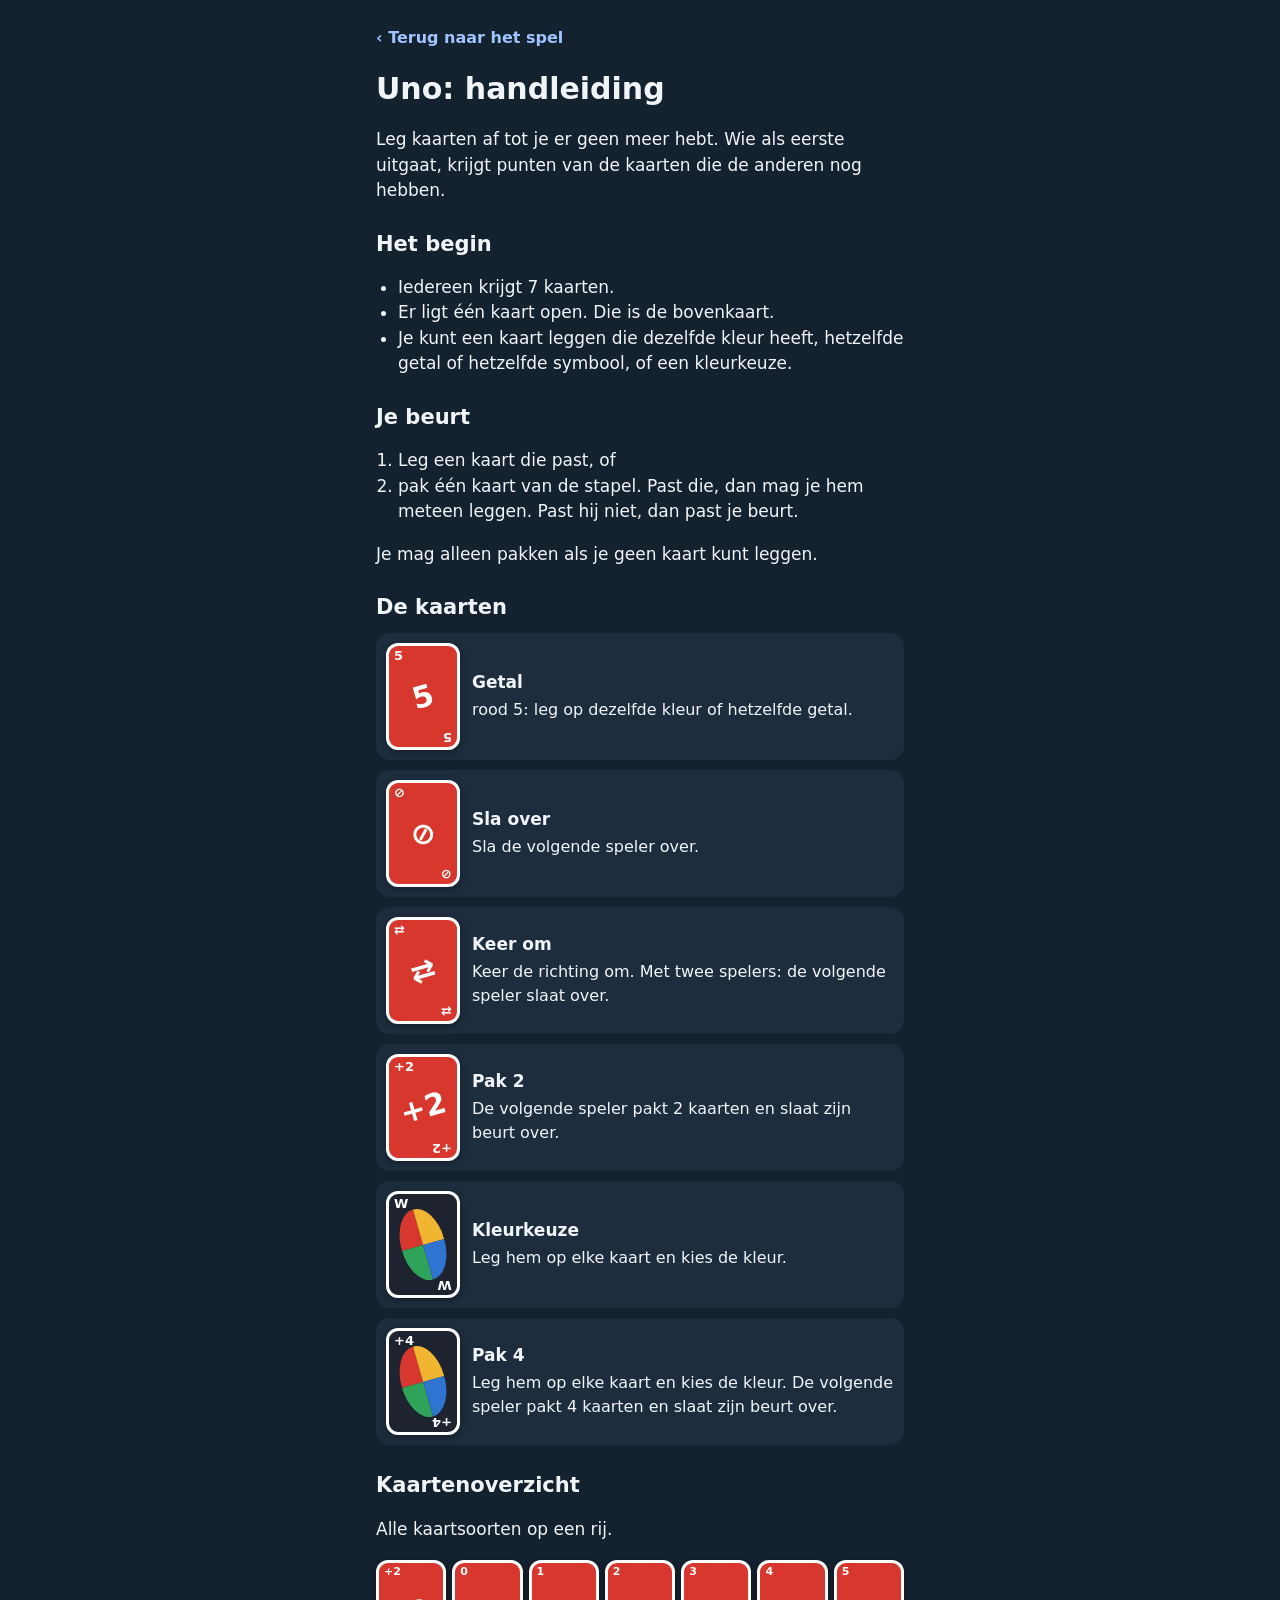
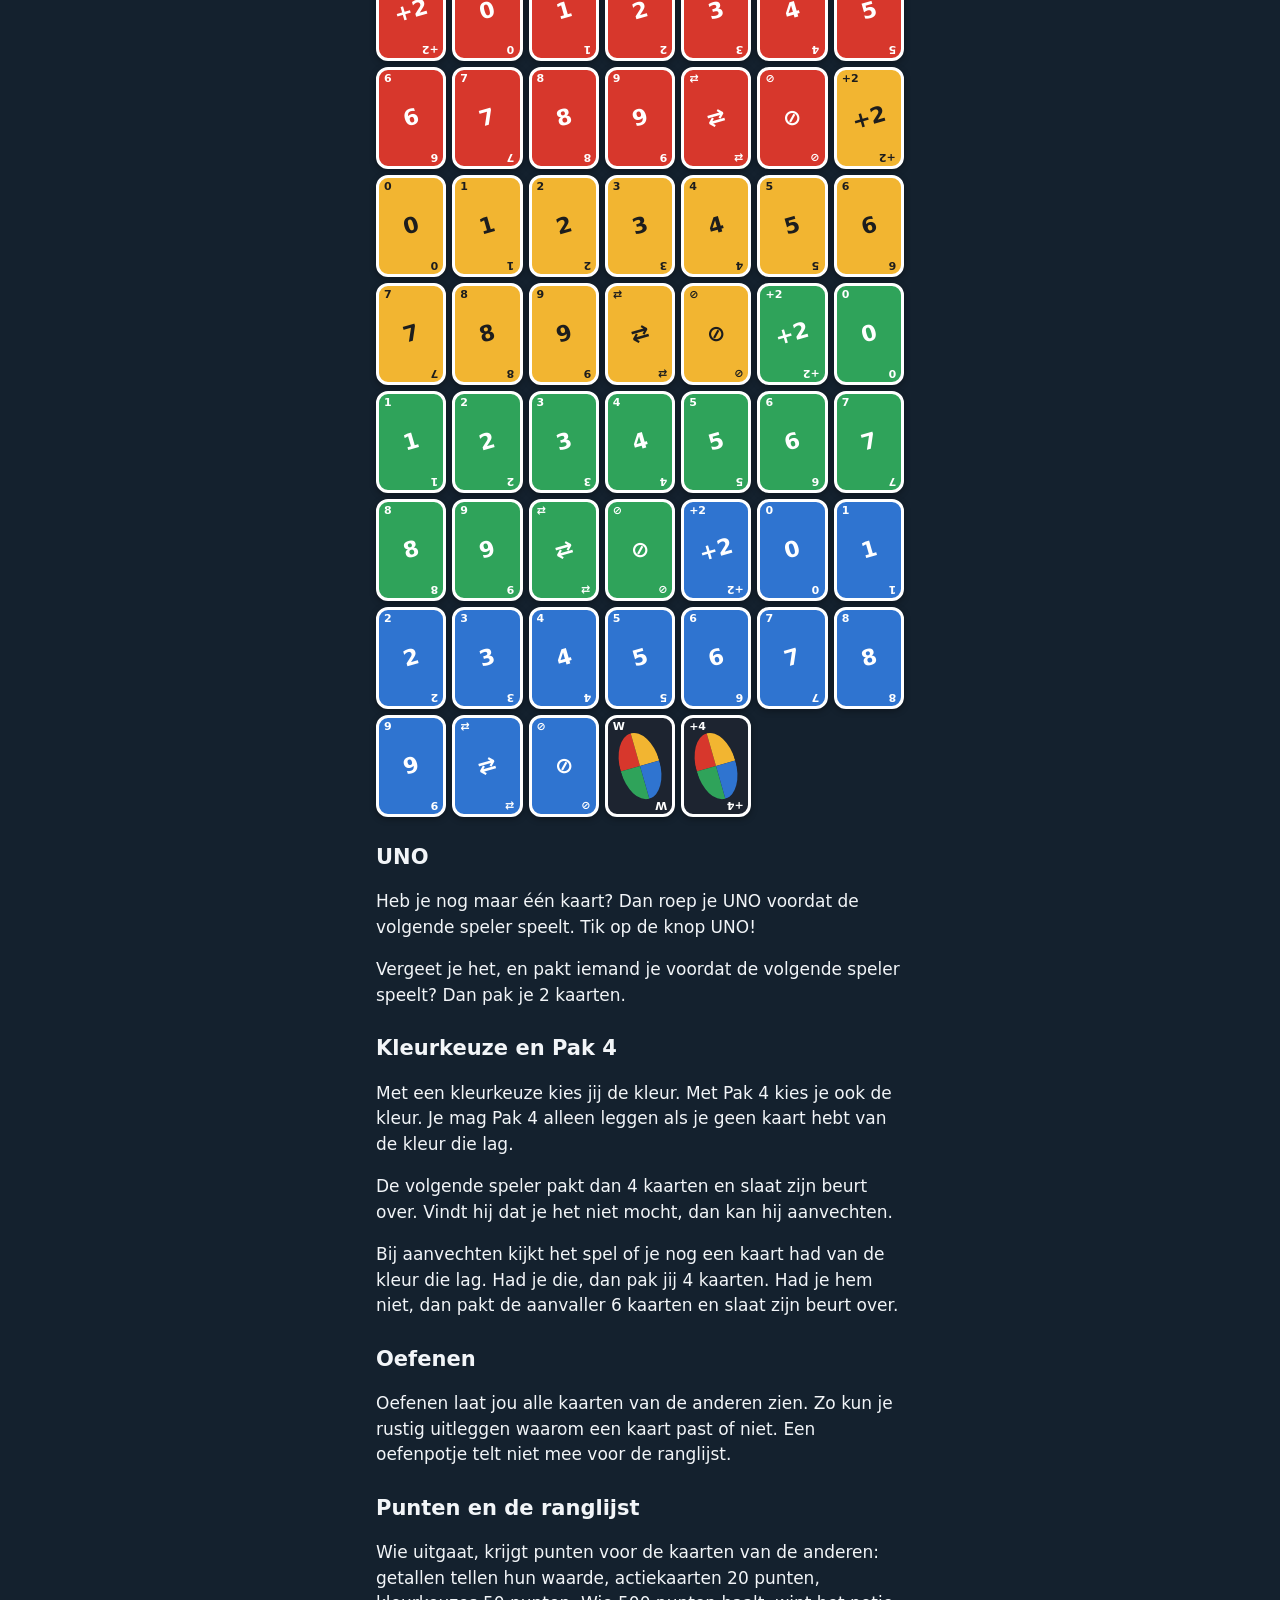
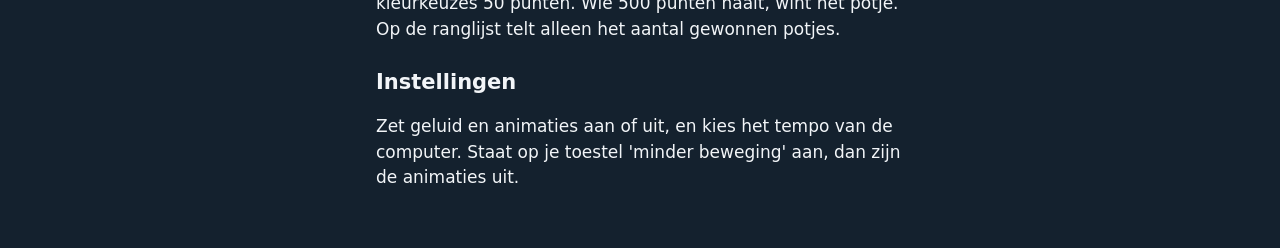
<file: uno/handleiding.html>
<!doctype html>
<html lang="nl">
<head>
<meta charset="utf-8">
<meta name="viewport" content="width=device-width, initial-scale=1, viewport-fit=cover">
<meta name="theme-color" content="#14212e">
<title>Uno: handleiding</title>
<link rel="stylesheet" href="styles.css">
<style>
  body { overflow: auto; }
  .blad-tekst { max-width: 560px; margin: 0 auto; padding: 16px 16px 40px; }
  .blad-tekst h1 { font-size: 30px; margin: 8px 0 6px; font-weight: 900; }
  .blad-tekst h2 { margin-top: 26px; font-size: 21px; }
  .blad-tekst p, .blad-tekst li { font-size: 17px; line-height: 1.5; }
  .blad-tekst ul, .blad-tekst ol { padding-left: 22px; }
  .terug { display: inline-flex; min-height: 44px; align-items: center; color: #9fc4ff; font-weight: 700; text-decoration: none; }
  .kaarten-grid { display: grid; grid-template-columns: repeat(7, 1fr); gap: 6px; margin: 12px 0; }
  .kaarten-grid .card { width: 100%; aspect-ratio: 1 / 1.45; }
  .kaarten-grid .card .mid { font-size: 22px; }
  .kaarten-grid .card .hoek { font-size: 11px; }
  .uitleg-lijst { display: grid; gap: 10px; margin-top: 10px; }
  .uitleg-rij { display: grid; grid-template-columns: 74px 1fr; gap: 12px; align-items: center; background: var(--paneel); border-radius: 14px; padding: 10px; }
  .uitleg-rij .card { width: 74px; height: 107px; }
  .uitleg-rij .card .mid { font-size: 30px; }
  .uitleg-rij .card .hoek { font-size: 13px; }
  .uitleg-rij p { margin: 0; font-size: 16px; }
  .uitleg-rij b { display: block; font-size: 17px; margin-bottom: 2px; }
</style>
</head>
<body>
<main class="blad-tekst">
  <a class="terug" href="index.html">‹ Terug naar het spel</a>
  <h1>Uno: handleiding</h1>
  <p>Leg kaarten af tot je er geen meer hebt. Wie als eerste uitgaat, krijgt punten van de kaarten die de anderen nog hebben.</p>

  <h2>Het begin</h2>
  <ul>
    <li>Iedereen krijgt 7 kaarten.</li>
    <li>Er ligt één kaart open. Die is de bovenkaart.</li>
    <li>Je kunt een kaart leggen die dezelfde kleur heeft, hetzelfde getal of hetzelfde symbool, of een kleurkeuze.</li>
  </ul>

  <h2>Je beurt</h2>
  <ol>
    <li>Leg een kaart die past, of</li>
    <li>pak één kaart van de stapel. Past die, dan mag je hem meteen leggen. Past hij niet, dan past je beurt.</li>
  </ol>
  <p>Je mag alleen pakken als je geen kaart kunt leggen.</p>

  <h2>De kaarten</h2>
  <div class="uitleg-lijst" id="uitleg-lijst"></div>

  <h2 id="kaarten">Kaartenoverzicht</h2>
  <p>Alle kaartsoorten op een rij.</p>
  <div class="kaarten-grid" id="kaarten-grid"></div>

  <h2>UNO</h2>
  <p>Heb je nog maar één kaart? Dan roep je UNO voordat de volgende speler speelt. Tik op de knop UNO!</p>
  <p>Vergeet je het, en pakt iemand je voordat de volgende speler speelt? Dan pak je 2 kaarten.</p>

  <h2>Kleurkeuze en Pak 4</h2>
  <p>Met een kleurkeuze kies jij de kleur. Met Pak 4 kies je ook de kleur. Je mag Pak 4 alleen leggen als je geen kaart hebt van de kleur die lag.</p>
  <p>De volgende speler pakt dan 4 kaarten en slaat zijn beurt over. Vindt hij dat je het niet mocht, dan kan hij aanvechten.</p>
  <p>Bij aanvechten kijkt het spel of je nog een kaart had van de kleur die lag. Had je die, dan pak jij 4 kaarten. Had je hem niet, dan pakt de aanvaller 6 kaarten en slaat zijn beurt over.</p>

  <h2>Oefenen</h2>
  <p>Oefenen laat jou alle kaarten van de anderen zien. Zo kun je rustig uitleggen waarom een kaart past of niet. Een oefenpotje telt niet mee voor de ranglijst.</p>

  <h2>Punten en de ranglijst</h2>
  <p>Wie uitgaat, krijgt punten voor de kaarten van de anderen: getallen tellen hun waarde, actiekaarten 20 punten, kleurkeuzes 50 punten. Wie 500 punten haalt, wint het potje. Op de ranglijst telt alleen het aantal gewonnen potjes.</p>

  <h2>Instellingen</h2>
  <p>Zet geluid en animaties aan of uit, en kies het tempo van de computer. Staat op je toestel 'minder beweging' aan, dan zijn de animaties uit.</p>
</main>

<script src="engine.js"></script>
<script src="cards.js"></script>
<script>
  (function () {
    var E = UnoEngine, C = UnoCards;
    // Uitleg per kaartsoort, met één voorbeeld in rood
    var voorbeelden = [
      { kind: 'num', color: 0, value: 5 }, { kind: 'skip', color: 0, value: 0 }, { kind: 'reverse', color: 0, value: 0 },
      { kind: 'draw2', color: 0, value: 0 }, { kind: 'wild', color: 4, value: 0 }, { kind: 'wild4', color: 4, value: 0 }
    ];
    var namen = { num: 'Getal', skip: 'Sla over', reverse: 'Keer om', draw2: 'Pak 2', wild: 'Kleurkeuze', wild4: 'Pak 4' };
    document.getElementById('uitleg-lijst').innerHTML = voorbeelden.map(function (k) {
      return '<div class="uitleg-rij">' + C.html(k) + '<p><b>' + namen[k.kind] + '</b>' + C.uitleg(k) + '</p></div>';
    }).join('');

    // Alle verschillende kaarten: per kleur de getallen 0-9 en de actiekaarten, plus de wilds
    var gezien = {}, rij = [];
    E.CARDS.forEach(function (k) {
      var sleutel = k.kind + ':' + k.color + ':' + k.value;
      if (gezien[sleutel]) return;
      gezien[sleutel] = true;
      rij.push(k);
    });
    rij.sort(function (a, b) { return a.color - b.color || (a.kind < b.kind ? -1 : a.kind > b.kind ? 1 : a.value - b.value); });
    document.getElementById('kaarten-grid').innerHTML = rij.map(function (k) { return C.html(k); }).join('');
  })();
</script>
</body>
</html>
</file>
<file: poker/styles.css>
/* Royal Flush Society: casino look. Colours are tokens so light and dark can be swapped in one place. */
:root {
  --bg: #120c0e;
  --bg2: #2a0f17;
  --ink: #f4ecd9;
  --ink-soft: #c9bda6;
  --gold: #d2a94f;
  --gold-hi: #f0cf7a;
  --gold-lo: #8c6a2c;
  --felt-hi: #1d7a4e;
  --felt-lo: #0a3a25;
  --panel: rgba(20, 12, 15, 0.82);
  --btn-a: #2b1a20;
  --btn-b: #1a0f13;
  --btn-ink: #f4ecd9;
  --line: rgba(210, 169, 79, 0.35);
  --red: #a3202c;
  --green: #2e7d4f;
  --burgundy: #6a1424;
  --paper: #fbf8f1;
  --shadow: 0 10px 30px rgba(0, 0, 0, 0.45);
  --radius: 14px;
  --safe-b: env(safe-area-inset-bottom, 0px);
  --serif: 'Playfair Display', Georgia, 'Times New Roman', serif;
  --sans: 'Inter', system-ui, -apple-system, 'Segoe UI', Roboto, sans-serif;
  color-scheme: dark;
}
:root[data-theme="light"] {
  --bg: #f3ead6;
  --bg2: #e8dcc0;
  --ink: #2a1f14;
  --ink-soft: #5b4a36;
  --gold: #9a7324;
  --gold-hi: #c99a3c;
  --gold-lo: #6f5118;
  --panel: rgba(255, 252, 244, 0.9);
  --line: rgba(154, 115, 36, 0.45);
  --shadow: 0 8px 24px rgba(60, 40, 10, 0.18);
  --btn-a: #fffdf6;
  --btn-b: #efe4c9;
  --btn-ink: #2a1f14;
  color-scheme: light;
}

* { box-sizing: border-box; -webkit-tap-highlight-color: transparent; }
html, body { height: 100%; margin: 0; }
body {
  background: radial-gradient(120% 80% at 50% 0%, var(--bg2) 0%, var(--bg) 60%) fixed, var(--bg);
  color: var(--ink);
  font: 400 15px/1.4 var(--sans);
  overflow: hidden;
  overscroll-behavior: none;
  user-select: none;
  -webkit-user-select: none;
}
button, input, select { font: inherit; color: inherit; }
[hidden] { display: none !important; }
h1, h2, h3 { font-family: var(--serif); font-weight: 700; margin: 0; letter-spacing: 0.01em; }

/* Screens fill the phone. Only the forms and the rules screen may scroll. */
.screen { position: fixed; inset: 0; display: flex; flex-direction: column; height: 100dvh; padding: env(safe-area-inset-top, 0) 0 var(--safe-b); }
.scroll-box { flex: 1; min-height: 0; overflow-y: auto; padding: 12px 16px 24px; display: flex; flex-direction: column; gap: 12px; }
.bar { display: flex; align-items: center; justify-content: space-between; gap: 8px; padding: 8px 10px; border-bottom: 1px solid var(--line); }
.bar h2 { font-size: 20px; }
.icon { width: 44px; height: 44px; border-radius: 12px; border: 1px solid var(--line); background: transparent; color: var(--ink); font-size: 24px; line-height: 1; display: grid; place-items: center; cursor: pointer; }
.icon:active { transform: scale(0.96); }
.hint, .fine { color: var(--ink-soft); margin: 0; font-size: 14px; }
.fine { font-size: 12.5px; }
.status { color: var(--gold-hi); margin: 0; min-height: 1.4em; font-size: 14px; }
.row { display: flex; align-items: center; gap: 8px; flex-wrap: wrap; }
.row.between { justify-content: space-between; }

/* Buttons */
.btn { min-height: 48px; padding: 10px 16px; border-radius: 12px; border: 1px solid var(--line); background: linear-gradient(var(--btn-a), var(--btn-b)); color: var(--btn-ink); cursor: pointer; font-weight: 600; letter-spacing: 0.02em; box-shadow: inset 0 1px 0 rgba(255,255,255,0.06); }
.btn:active { transform: translateY(1px); }
.btn:disabled { opacity: 0.45; cursor: default; }
.btn.big { width: 100%; min-height: 56px; font-size: 17px; }
.btn.small { min-height: 40px; padding: 6px 12px; font-size: 14px; }
.btn.gold { background: linear-gradient(#f0cf7a, #b98b33); color: #2a1a06; border-color: var(--gold-hi); }
.btn.danger { border-color: #b3424c; color: #ffb4b8; }
.btn.ghost { background: transparent; box-shadow: none; color: var(--ink); }
.menu-buttons { display: flex; flex-direction: column; gap: 10px; }
.menu-buttons .btn { width: 100%; }
a.btn { text-decoration: none; display: inline-flex; align-items: center; justify-content: center; }

/* Forms */
.card-panel { background: var(--panel); border: 1px solid var(--line); border-radius: var(--radius); padding: 14px; display: flex; flex-direction: column; gap: 10px; box-shadow: var(--shadow); }
.card-panel h3 { font-size: 18px; }
.field { display: flex; flex-direction: column; gap: 4px; font-size: 13.5px; color: var(--ink-soft); }
.field input, .field select, select, input[type="number"], #room-paste, #count-players input { min-height: 44px; padding: 8px 10px; border-radius: 10px; border: 1px solid var(--line); background: rgba(0,0,0,0.25); color: var(--ink); }
:root[data-theme="light"] .field input, :root[data-theme="light"] select { background: #fffdf6; }
input[type="range"] { width: 100%; accent-color: var(--gold); height: 32px; }
.check { display: flex; align-items: center; gap: 10px; font-size: 15px; }
.check input { width: 22px; height: 22px; accent-color: var(--gold); }

/* Menu */
#s-menu { background: radial-gradient(90% 60% at 50% 0%, #4a1a26 0%, transparent 70%), transparent; }
.menu { flex: 1; min-height: 0; display: flex; flex-direction: column; gap: 14px; padding: 18px 18px 22px; justify-content: space-between; }
.brand { text-align: center; }
.brand h1 { font-size: 30px; line-height: 1.05; margin-top: 4px; color: var(--gold-hi); text-shadow: 0 2px 10px rgba(0,0,0,0.5); }
.tag { margin: 6px 0 0; color: var(--ink-soft); font-size: 13px; letter-spacing: 0.12em; text-transform: uppercase; }
.crest { width: 56px; height: 56px; margin: 0 auto; border-radius: 50%; display: grid; place-items: center; font-size: 30px; color: #2a1a06; background: radial-gradient(circle at 35% 30%, var(--gold-hi), var(--gold-lo)); box-shadow: 0 0 0 3px rgba(0,0,0,0.3), 0 0 0 5px var(--gold-lo), var(--shadow); }
.bank-card { text-align: center; padding: 12px; border: 1px solid var(--line); border-radius: var(--radius); background: var(--panel); display: flex; flex-direction: column; gap: 2px; }
.bank-card span { color: var(--ink-soft); font-size: 13px; letter-spacing: 0.08em; text-transform: uppercase; }
.bank-card strong { font-family: var(--serif); font-size: 32px; color: var(--gold-hi); font-variant-numeric: tabular-nums; }
.bank-card small { color: var(--ink-soft); font-size: 12px; }
.menu > .row { justify-content: center; }
.legal { text-align: center; }
.menu > .row .btn { flex: 1; min-width: 0; font-size: 14px; padding: 8px 6px; }

/* Levels and buy-in */
.levels { display: grid; grid-template-columns: 1fr 1fr; gap: 6px; }
.level { display: flex; flex-direction: column; justify-content: center; align-items: flex-start; gap: 1px; min-height: 66px; padding: 6px 10px; border-radius: 12px; border: 1px solid var(--line); background: var(--panel); cursor: pointer; text-align: left; width: 100%; }
.level[aria-selected="true"] { border-color: var(--gold-hi); box-shadow: 0 0 0 2px var(--gold-lo) inset; }
.level:disabled { opacity: 0.4; cursor: default; }
.level b { font-family: var(--serif); color: var(--gold-hi); }
.level small { color: var(--ink-soft); display: block; font-size: 12px; }
.buyin { display: flex; flex-direction: column; gap: 6px; background: var(--panel); border: 1px solid var(--line); border-radius: var(--radius); padding: 10px 12px; }

/* The table */
.table-screen { background: var(--bg); }
.topbar { display: flex; align-items: center; gap: 6px; padding: 6px 8px; min-height: 52px; }
.topbar .lvl { flex: 1; min-width: 0; }
#t-auto.on { background: linear-gradient(#f0cf7a, #b98b33); color: #2a1a06; border-color: var(--gold-hi); }
.topbar .icon:last-child { visibility: visible; }
.lvl { font-size: 13px; color: var(--ink-soft); white-space: nowrap; overflow: hidden; text-overflow: ellipsis; }
.pot { font-family: var(--serif); font-size: 17px; color: var(--gold-hi); font-variant-numeric: tabular-nums; white-space: nowrap; }
.felt { position: relative; flex: 1; min-height: 0; margin: 0 8px; border-radius: 50% / 46%; background: radial-gradient(ellipse at 50% 40%, var(--felt-hi) 0%, var(--felt-lo) 75%); border: 10px solid #4b2a14; box-shadow: inset 0 0 40px rgba(0,0,0,0.55), 0 6px 18px rgba(0,0,0,0.5), inset 0 0 0 2px rgba(210,169,79,0.35); overflow: visible; }
.felt::after { content: ''; position: absolute; inset: 12%; border-radius: 50%; border: 1px solid rgba(240, 207, 122, 0.18); pointer-events: none; }
.board { position: absolute; left: 50%; top: 46%; transform: translate(-50%, -50%); display: flex; gap: 4px; z-index: 2; }
.board .card-face { width: 40px; height: 56px; filter: drop-shadow(0 2px 3px rgba(0,0,0,0.4)); }
.board .slot { width: 40px; height: 56px; border-radius: 6px; border: 1px dashed rgba(240,207,122,0.25); }
.seats { position: absolute; inset: 0; }
.seat { position: absolute; width: 84px; transform: translate(-50%, -50%); display: flex; flex-direction: column; align-items: center; gap: 2px; z-index: 3; }
.seat .avatar { width: 46px; height: 46px; border-radius: 50%; border: 2px solid var(--gold-lo); box-shadow: 0 2px 6px rgba(0,0,0,0.5); background: #0c2418; display: block; }
.seat.turn .avatar { border-color: var(--gold-hi); box-shadow: 0 0 0 3px rgba(240,207,122,0.45), 0 0 14px rgba(240,207,122,0.6); }
.seat.you .avatar { width: 52px; height: 52px; }
.seat .nm { font-size: 12px; font-weight: 600; background: rgba(0,0,0,0.5); padding: 0 6px; border-radius: 8px; max-width: 84px; overflow: hidden; text-overflow: ellipsis; white-space: nowrap; color: #f4ecd9; }
.seat .st { font-size: 11.5px; color: #f0cf7a; font-variant-numeric: tabular-nums; background: rgba(0,0,0,0.45); padding: 0 6px; border-radius: 8px; }
.seat.folded { opacity: 0.45; }
.seat.out { opacity: 0.25; }
.seat .tag { font-size: 10.5px; background: #6a1424; color: #ffd9dc; padding: 0 5px; border-radius: 6px; }
.seat .bet { position: absolute; left: 50%; bottom: -26px; transform: translateX(-50%); font-size: 12px; font-weight: 700; background: #f4ecd9; color: #2a1a06; padding: 1px 7px; border-radius: 999px; white-space: nowrap; font-variant-numeric: tabular-nums; box-shadow: 0 1px 3px rgba(0,0,0,0.5); }
.seat .hole { display: flex; gap: 2px; position: absolute; top: -34px; left: 50%; transform: translateX(-50%); }
.seat .hole .card-face { width: 22px; height: 31px; }
.seat.you .hole { top: auto; bottom: -56px; }
.seat.you .hole .card-face { width: 40px; height: 56px; }
.seat.you .bet { bottom: auto; top: -26px; }
.seat.win .avatar { border-color: #7fe0a4; box-shadow: 0 0 16px #7fe0a4; }
.seat .dealer { position: absolute; right: -12px; top: 0; width: 20px; height: 20px; border-radius: 50%; background: #f4ecd9; color: #2a1a06; font-size: 11px; font-weight: 800; display: grid; place-items: center; box-shadow: 0 1px 3px rgba(0,0,0,0.5); }
.card-face { display: block; }
.card-back { }
.timer { position: absolute; left: 14%; right: 14%; bottom: 6px; height: 4px; border-radius: 4px; background: rgba(0,0,0,0.4); overflow: hidden; z-index: 4; }
.timer span { display: block; height: 100%; width: 100%; background: linear-gradient(90deg, #f0cf7a, #7fe0a4); transform-origin: left; }
.winner-banner { position: absolute; left: 50%; top: 66%; transform: translate(-50%, 0); z-index: 5; background: rgba(10,8,9,0.82); border: 1px solid var(--gold-hi); color: var(--gold-hi); padding: 4px 10px; border-radius: 10px; font-size: 12.5px; white-space: nowrap; max-width: 92%; overflow: hidden; text-overflow: ellipsis; }

/* Animations: only added by the app when the settings allow them */
@keyframes deal { from { transform: translateY(-14px) scale(0.85); opacity: 0; } to { transform: none; opacity: 1; } }
.deal { display: inline-block; animation: deal 0.35s ease-out both; }
@media (prefers-reduced-motion: reduce) { .deal { animation: none; } }

/* Chance graph */
.odds { margin: 6px 8px 0; padding: 6px 10px; border-radius: 12px; background: var(--panel); border: 1px solid var(--line); display: flex; flex-direction: column; gap: 4px; }
.odds-top { display: flex; justify-content: space-between; align-items: baseline; font-size: 12.5px; color: var(--ink-soft); }
.odds-top strong { font-family: var(--serif); font-size: 19px; color: var(--gold-hi); font-variant-numeric: tabular-nums; }
.odds-bar { display: flex; height: 8px; border-radius: 6px; overflow: hidden; background: rgba(0,0,0,0.3); }
.odds-bar span { height: 100%; transition: width 0.4s ease; }
#odds-win { background: linear-gradient(90deg, #d2a94f, #f0cf7a); width: 0; }
#odds-tie { background: #7d8ea3; width: 0; }
#odds-lose { background: #7a1424; width: 0; }
.odds-hand { font-size: 12.5px; color: var(--ink); white-space: nowrap; overflow: hidden; text-overflow: ellipsis; }

.msg { margin: 4px 8px 0; min-height: 22px; font-size: 13px; color: var(--ink); text-align: center; white-space: nowrap; overflow: hidden; text-overflow: ellipsis; }

/* Actions, thumb reach */
.actions { padding: 6px 8px 8px; display: flex; flex-direction: column; gap: 6px; }
.act-row { display: grid; grid-template-columns: 1fr 1fr 1fr; gap: 10px; }
.act { min-height: 58px; border-radius: 14px; border: 1px solid var(--line); font-weight: 700; font-size: 15px; cursor: pointer; color: #fff; box-shadow: 0 4px 10px rgba(0,0,0,0.35); line-height: 1.15; padding: 4px; }
.act:active { transform: translateY(1px); }
.act:disabled { opacity: 0.35; cursor: default; }
.act small { display: block; font-weight: 500; font-size: 11.5px; opacity: 0.9; }
.act.fold { background: linear-gradient(#5a1c25, #3c1219); }
.act.call { background: linear-gradient(#2f7d52, #1c5234); }
.act.raise { background: linear-gradient(#f0cf7a, #b98b33); color: #2a1a06; }
.raise-row { display: flex; flex-direction: column; gap: 6px; padding: 8px 10px; border-radius: 14px; background: var(--panel); border: 1px solid var(--line); }
.quick { display: grid; grid-template-columns: repeat(4, 1fr); gap: 6px; }
.quick .btn { min-height: 40px; padding: 4px; }

/* Sheets and overlays */
.overlay { position: fixed; inset: 0; background: rgba(0,0,0,0.6); display: flex; align-items: flex-end; justify-content: center; z-index: 50; padding: 12px; }
.sheet { width: 100%; max-width: 420px; max-height: 88dvh; overflow-y: auto; background: var(--bg2); border: 1px solid var(--line); border-radius: 18px; padding: 16px; display: flex; flex-direction: column; gap: 12px; box-shadow: var(--shadow); }
.sheet.age { text-align: center; align-items: center; }
.sheet h2 { font-size: 22px; }
.sheet p { margin: 0; color: var(--ink-soft); }
.sheet .row { justify-content: center; }
.sheet .chat-log { max-height: 36dvh; overflow-y: auto; display: flex; flex-direction: column; gap: 4px; font-size: 14px; }
.sheet .chat-log b { color: var(--gold-hi); font-weight: 600; }

/* Scanner and QR */
.qr-box { display: grid; place-items: center; min-height: 0; }
.qr-box svg { width: 200px; height: 200px; background: #fff; border-radius: 10px; padding: 6px; }
.scanner { position: fixed; inset: 0; background: #000; display: flex; flex-direction: column; align-items: center; justify-content: center; gap: 12px; z-index: 60; }
.scanner video { width: 100%; max-height: 70dvh; object-fit: cover; }

/* Counter and settings */
#count-players { display: flex; flex-direction: column; gap: 8px; }
.player-row { display: grid; grid-template-columns: 1fr auto; gap: 6px; background: var(--panel); border: 1px solid var(--line); border-radius: 12px; padding: 10px; }
.player-row .chips { display: flex; gap: 6px; align-items: center; flex-wrap: wrap; grid-column: 1 / -1; }
.player-row .chips input { width: 110px; }
.toggle { display: flex; justify-content: space-between; align-items: center; min-height: 48px; gap: 10px; }
.toggle input { width: 46px; height: 26px; accent-color: var(--gold); }
.group-title { font-family: var(--serif); font-size: 17px; color: var(--gold-hi); margin-top: 6px; }

/* Phones with a small screen: keep the table within the window */
@media (max-height: 760px) {
  .act { min-height: 52px; }
  .board .card-face, .board .slot { width: 34px; height: 48px; }
  .seat .avatar { width: 40px; height: 40px; }
  .seat.you .avatar { width: 46px; height: 46px; }
  .seat.you .hole .card-face { width: 34px; height: 48px; }
}
@media (min-height: 900px) {
  .act { min-height: 64px; }
  .board .card-face, .board .slot { width: 46px; height: 64px; }
}

/* Menu: fits short and tall phones without scrolling (the last row is never cut off) */
.menu { overflow-y: auto; justify-content: flex-start; padding-bottom: calc(72px + var(--safe-b)); }
.menu > .row { margin-top: 10px; }
@media (max-height: 940px) {
  .menu { gap: 10px; padding: 12px 16px 72px; }
  .brand h1 { font-size: 25px; }
  .tag { margin-top: 2px; }
  .crest { width: 44px; height: 44px; font-size: 24px; }
  .bank-card { padding: 8px 12px; }
  .bank-card strong { font-size: 26px; }
  .menu-buttons { gap: 7px; }
  .menu-buttons .btn { min-height: 46px; }
  .btn.big { min-height: 50px; }
  .menu > .row .btn { min-height: 44px; }
  .legal { font-size: 11.5px; line-height: 1.3; }
}

.level small + small { font-size: 11.5px; }

.avatar-prev { width: 56px; height: 56px; border-radius: 50%; object-fit: cover; border: 2px solid var(--gold-lo); }
img.avatar { object-fit: cover; border-radius: 50%; }
/* Chance box: a slim strip, so the felt gets the room */
.odds { margin: 4px 8px 0; padding: 4px 9px; gap: 2px; }
.odds-top { font-size: 11.5px; }
.odds-top strong { font-size: 15px; }
.odds-bar { height: 5px; }
.odds-hand { font-size: 11.5px; line-height: 1.25; }
.msg { min-height: 18px; font-size: 12.5px; margin-top: 2px; }

/* Scoreboard */
table.score { width: 100%; border-collapse: collapse; font-size: 14px; }
table.score th, table.score td { padding: 6px 4px; border-bottom: 1px solid var(--line); text-align: left; }
table.score th { color: var(--gold-hi); font-weight: 600; font-size: 12.5px; }
table.score .num { text-align: right; font-variant-numeric: tabular-nums; }
table.score .pos { color: #7fe0a4; }
table.score .neg { color: #ff9aa2; }
table.score td.hostbtns { text-align: left; padding-bottom: 10px; }

/* Chance box in the bottom right corner of the felt; your cards are big enough to read */
.felt > .odds { position: absolute; right: 4px; bottom: 6px; width: 150px; margin: 0; z-index: 6; background: rgba(10, 8, 9, 0.8); border-color: var(--gold-lo); padding: 4px 7px; }
.felt > .odds .odds-hand { font-size: 11px; }
.board .card-face { width: 44px; height: 62px; }
.seat.you .hole { left: auto; right: 62px; top: 14px; bottom: auto; transform: none; }
.seat.you .hole .card-face { width: 46px; height: 64px; }
@media (max-height: 760px) {
  .board .card-face, .board .slot { width: 38px; height: 54px; }
  .seat.you .hole .card-face { width: 48px; height: 67px; }
}

/* Chance: a slim bar in the bottom right corner, filling from the bottom up */
.felt > .odds { position: absolute; right: 6px; bottom: 6px; width: 40px; height: 118px; margin: 0; z-index: 6; display: flex; flex-direction: column; align-items: center; gap: 4px; padding: 4px; background: rgba(10, 8, 9, 0.8); border: 1px solid var(--gold-lo); border-radius: 12px; }
.felt > .odds strong { font-family: var(--serif); font-size: 13px; color: var(--gold-hi); font-variant-numeric: tabular-nums; }
.vbar { position: relative; flex: 1; width: 12px; border-radius: 6px; background: rgba(122, 20, 36, 0.7); overflow: hidden; }
.vbar span { position: absolute; left: 0; right: 0; bottom: 0; height: 0; background: linear-gradient(#f0cf7a, #b98b33); transition: height 0.4s ease; }
/* Your own cards: in the middle, above your seat, big enough to read */
.seat.you .hole { left: 50%; right: auto; top: -92px; bottom: auto; transform: translateX(-50%); }
.seat.you .hole .card-face { width: 56px; height: 78px; }

/* Choosing your character */
.pick { display: grid; grid-template-columns: repeat(5, 1fr); gap: 8px; }
.pick-btn { padding: 2px; border-radius: 50%; border: 2px solid transparent; background: none; cursor: pointer; }
.pick-btn svg { width: 100%; height: auto; display: block; border-radius: 50%; }
.pick-btn.on { border-color: var(--gold-hi); box-shadow: 0 0 0 2px var(--gold-lo); }
.btn > small { display: block; font-weight: 500; font-size: 12.5px; opacity: 0.85; margin-top: 2px; }
/* Profile */
.profile-head { display: flex; align-items: center; gap: 12px; }
.profile-head .field { flex: 1; }
.profile-prev { width: 72px; height: 72px; flex: 0 0 72px; }
.profile-prev svg, .profile-prev img { width: 72px; height: 72px; border-radius: 50%; border: 2px solid var(--gold-lo); }
#profile-file { max-width: 100%; }
/* Raising: big, easy targets */
.raise-row { padding: 10px 12px; gap: 10px; }
.raise-row input[type="range"] { height: 40px; }
.raise-row .quick { gap: 8px; }
.raise-row .quick .btn { min-height: 52px; font-size: 16px; }
.raise-row #raise-ok { min-height: 58px; font-size: 17px; }
.raise-row .raise-cancel { min-height: 40px; padding: 4px; font-size: 14px; }

/* Fiches on the table: the pot in the middle, bets and stacks as small stacks */
.potbox { position: absolute; left: 50%; top: 67%; transform: translateX(-50%); z-index: 4; display: flex; flex-direction: column; align-items: center; gap: 2px; pointer-events: none; }
.potbox strong { font-family: var(--serif); font-size: 15px; color: var(--gold-hi); text-shadow: 0 1px 3px rgba(0,0,0,.7); font-variant-numeric: tabular-nums; }
.chips { display: inline-flex; flex-direction: column-reverse; align-items: center; vertical-align: middle; }
.chips .disc { display: block; width: 24px; height: 7px; border-radius: 50%; margin-top: -4px; border: 1px solid rgba(0,0,0,.45); box-shadow: 0 1px 1px rgba(0,0,0,.4); }
.chips .disc.d0 { background: linear-gradient(#b3202c, #6e1119); }
.chips .disc.d1 { background: linear-gradient(#f4ecd9, #c9bda6); }
.chips .disc.d2 { background: linear-gradient(#2e7d4f, #1c5234); }
.chips.mini .disc { width: 14px; height: 5px; margin-top: -3px; }
.chips.pot .disc { width: 30px; height: 9px; margin-top: -6px; }
.seat .st .chips.mini { margin-right: 4px; }
.seat .bet .chips.mini { margin-right: 4px; }
.seat .bet { display: inline-flex; align-items: center; }

/* Fiches: piles, bets and the pot move smoothly */
.chipset { display: inline-flex; align-items: flex-end; gap: 4px; }
.chipset .pile { display: inline-flex; flex-direction: column-reverse; align-items: center; }
.chipset .disc { display: block; border-radius: 50%; border: 1px solid rgba(0,0,0,.45); box-shadow: 0 1px 1px rgba(0,0,0,.4); margin-top: -4px; }
.chipset.pot .disc { width: 26px; height: 8px; margin-top: -5px; }
.chipset.bet .disc { width: 22px; height: 7px; margin-top: -4px; }
.chipset.mini .disc { width: 13px; height: 5px; margin-top: -3px; }
.t-bets { position: absolute; inset: 0; pointer-events: none; z-index: 5; }
.bet-el { position: absolute; transform: translate(-50%, -50%); display: flex; flex-direction: column; align-items: center; gap: 2px; transition: left .5s cubic-bezier(.3,.7,.3,1), top .5s cubic-bezier(.3,.7,.3,1), opacity .4s ease; }
.bet-amt { font-size: 11.5px; font-weight: 700; color: #2a1a06; background: #f4ecd9; padding: 0 6px; border-radius: 999px; font-variant-numeric: tabular-nums; box-shadow: 0 1px 2px rgba(0,0,0,.45); }
#t-potbox { top: 34%; transition: left .6s ease, top .6s ease, opacity .5s ease; }
#t-potbox .chipset { margin-bottom: 2px; }
.seat .bet { display: none; }

/* Fiche colours by value, like a real casino set */
.chipset .disc.v5 { background: linear-gradient(#c8332f, #7c1a17); }
.chipset .disc.v10 { background: linear-gradient(#2f6fb3, #173d6b); }
.chipset .disc.v25 { background: linear-gradient(#2e8b57, #17502f); }
.chipset .disc.v100 { background: linear-gradient(#3a3a40, #101014); }
.chipset .disc.v500 { background: linear-gradient(#7d4aa8, #43205c); }
.chipset .disc.v1000 { background: linear-gradient(#e2b64a, #9a6d17); }
.chipset .disc.v5000 { background: linear-gradient(#e07a2e, #8a3f10); }
.chipset .disc.v10000 { background: linear-gradient(#e8e4da, #9d978a); }
.chipset .disc { position: relative; }
.chipset .disc b { position: absolute; left: 50%; top: 50%; transform: translate(-50%, -50%); font-size: 7px; line-height: 1; color: #fff; text-shadow: 0 0 2px #000; white-space: nowrap; font-weight: 700; }
.chipset .disc.v10000 b, .chipset .disc.v1000 b { color: #2a1a06; text-shadow: none; }
.chipset.pot .disc { width: 28px; height: 9px; margin-top: -5px; }

/* Computers and phones turned sideways: the felt on the left, the buttons on the right */
.side { display: contents; }
.screen:not(.table-screen) { max-width: 720px; margin: 0 auto; }

@media (orientation: landscape) {
  .screen { padding-left: env(safe-area-inset-left, 0); padding-right: env(safe-area-inset-right, 0); }
  .table-screen { display: grid; grid-template-columns: minmax(0, 1fr) minmax(250px, 300px); grid-template-rows: auto minmax(0, 1fr); }
  .table-screen > .topbar { grid-column: 1 / -1; }
  .table-screen > .felt { grid-column: 1; grid-row: 2; margin: 2px 6px 8px 8px; min-width: 0; }
  .table-screen > .topbar { padding-right: 16px; }
  .side { display: flex; flex-direction: column; justify-content: center; gap: 6px; grid-column: 2; grid-row: 2; min-height: 0; overflow-y: auto; padding: 2px 8px 8px 0; }
  .side .msg { margin: 0; white-space: normal; text-align: left; }
  .side .actions { padding: 0; }
  .side .raise-row { overflow-y: auto; }
}
/* Big screens (computers, tablets): larger cards and buttons, the same layout */
@media (orientation: landscape) and (min-width: 1000px) and (min-height: 680px) {
  .board .card-face, .board .slot { width: 52px; height: 74px; }
  .seat .avatar { width: 54px; height: 54px; }
  .seat.you .avatar { width: 62px; height: 62px; }
  .seat .nm, .seat .st { font-size: 13.5px; }
  .act { min-height: 66px; font-size: 17px; }
  .side { padding-right: 14px; }
}

/* Chance line: a small, quiet line in the bottom right corner of the felt, climbing from the start of the hand to the river */
.felt > .odds { position: absolute; left: auto; right: 6px; top: auto; bottom: 6px; transform: none; width: 104px; max-width: none; height: auto; margin: 0; z-index: 6; flex-direction: column; align-items: flex-end; gap: 0; padding: 0; border: 0; border-radius: 0; background: none; opacity: 0.9; pointer-events: none; }
.felt > .odds strong { font-size: 12px; line-height: 1; color: var(--gold-hi); min-width: 0; text-align: right; font-variant-numeric: tabular-nums; text-shadow: 0 1px 3px rgba(0,0,0,0.7); }
.odds-chart { width: 96px; height: 34px; display: block; overflow: visible; }
.oc-area { fill: rgba(240, 207, 122, 0.18); }
.oc-line { fill: none; stroke: var(--gold-hi); stroke-width: 1.4; stroke-linejoin: round; stroke-linecap: round; opacity: 0.85; }
.oc-dot { fill: var(--gold-hi); }

/* Roulette (its own screen in this app) */
/* Roulette: the same casino look as Royal Flush Society (colours and buttons come from ../poker/styles.css). */
.rl-screen { background: var(--bg); }
.rl-screen .topbar .icon { display: grid; place-items: center; }
#s-roulette .lvl { flex: 1; min-width: 0; font-size: 14px; color: var(--ink-soft); }
#rl-bank { color: var(--gold-hi); font-family: var(--serif); font-variant-numeric: tabular-nums; }
#rl-btn-auto-toggle.on { background: linear-gradient(#f0cf7a, #b98b33); color: #2a1a06; border-color: var(--gold-hi); }

.rl-main { flex: 1; min-height: 0; overflow-y: auto; display: flex; flex-direction: column; gap: 6px; padding: 4px 8px 0; }

/* Wheel and result */
.rl-top { display: flex; align-items: center; gap: 10px; }
.rl-wheel { position: relative; width: 84px; height: 84px; flex: 0 0 auto; }
.rl-wheel svg { width: 100%; height: 100%; display: block; }
.rl-wheel .pointer { position: absolute; left: 50%; top: -3px; transform: translateX(-50%); width: 0; height: 0; border-left: 6px solid transparent; border-right: 6px solid transparent; border-top: 10px solid var(--gold-hi); z-index: 2; }
.rl-result { flex: 1; min-width: 0; font-size: 15px; color: var(--ink); }
.rl-result.win { color: #7fe0a4; }
.rl-result.lose { color: #ff9aa2; }
.rl-history { display: flex; gap: 3px; flex-wrap: wrap; justify-content: flex-end; max-width: 120px; }
.rl-history .h { min-width: 22px; height: 22px; border-radius: 50%; display: grid; place-items: center; font-size: 11px; font-weight: 700; color: #fff; border: 1px solid var(--gold-lo); }
.rl-history .h.red { background: #a3202c; }
.rl-history .h.black { background: #161616; }
.rl-history .h.green { background: #2e7d4f; }

/* Board: a number grid (3 rows of 12, zero on the left) with the outside bets underneath */
.rl-board-wrap { min-width: 0; flex: 1; display: flex; }
.rl-board { display: grid; flex: 1; grid-template-columns: 26px repeat(12, minmax(0, 1fr)) 32px; grid-auto-rows: minmax(44px, 1fr); gap: 4px; }
.cell { position: relative; min-width: 0; border: 1px solid rgba(240, 207, 122, 0.35); background: rgba(10, 58, 37, 0.85); color: #f4ecd9; border-radius: 6px; font-size: 14px; font-weight: 600; padding: 0; cursor: pointer; display: flex; align-items: center; justify-content: center; overflow: hidden; }
.cell:active { transform: translateY(1px); }
.cell:disabled { cursor: default; }
.cell.red { background: #7d1a22; }
.cell.black { background: #161616; }
.cell.zero { background: #2e7d4f; }
.cell.outside { background: rgba(20, 12, 15, 0.9); font-size: 12px; letter-spacing: 0; }
.cell.col { background: rgba(20, 12, 15, 0.9); font-size: 12px; color: var(--ink-soft); }
.cell .n { position: relative; z-index: 1; }
.cell .amt { position: absolute; right: 2px; top: 2px; font-size: 10px; background: var(--gold-hi); color: #2a1a06; border-radius: 6px; padding: 0 3px; font-weight: 700; display: none; }
.cell.has-bet .amt { display: block; }
.cell .bot { position: absolute; left: 2px; bottom: 1px; font-size: 9px; color: #c9bda6; }
.cell.has-bet { box-shadow: inset 0 0 0 2px var(--gold-hi); }

/* Computer players */
.rl-bots { display: flex; justify-content: center; flex-wrap: wrap; gap: 4px 14px; font-size: 13px; color: var(--ink-soft); }
.rl-bot { white-space: nowrap; }
.rl-bot b { color: var(--ink); font-weight: 600; }
.rl-bot { font-variant-numeric: tabular-nums; }

/* The robot */
.rl-auto { background: var(--panel); border: 1px solid var(--line); border-radius: var(--radius); padding: 8px 10px; display: flex; flex-direction: column; gap: 6px; }
.rl-auto-row { display: flex; gap: 8px; flex-wrap: wrap; align-items: flex-end; }
.rl-auto-row .field { flex: 1; min-width: 120px; }
.rl-auto-row .btn { flex: 1; }
.rl-auto p { margin: 0; }

/* Bottom controls */
.rl-controls { padding: 6px 8px 8px; display: flex; flex-direction: column; gap: 6px; border-top: 1px solid var(--line); }
.rl-screen .rl-buttons .btn { min-height: 44px; }
.rl-chips { display: flex; gap: 8px; justify-content: center; flex-wrap: wrap; }
.chip-pick { width: 52px; height: 52px; border-radius: 50%; border: 2px dashed rgba(255, 255, 255, 0.45); color: #fff; font-weight: 700; font-size: 12px; cursor: pointer; text-shadow: 0 1px 2px rgba(0, 0, 0, 0.7); box-shadow: 0 3px 6px rgba(0, 0, 0, 0.45); }
.chip-pick.on { border: 3px solid var(--gold-hi); box-shadow: 0 0 0 2px rgba(240, 207, 122, 0.4), 0 3px 6px rgba(0, 0, 0, 0.45); }
.rl-buttons { display: flex; gap: 6px; flex-wrap: wrap; }
.rl-buttons .btn { flex: 1; min-width: 0; padding-left: 6px; padding-right: 6px; }
.rl-buttons .rl-spin { flex: 2; }

/* Landscape and computers: the board and the wheel side by side */
@media (orientation: landscape) and (min-width: 700px) {
  .rl-main { display: grid; grid-template-columns: minmax(0, 1fr) 280px; grid-template-rows: auto auto minmax(0, 1fr); column-gap: 14px; align-content: start; }
  .rl-top { grid-column: 2; grid-row: 1; flex-direction: column; align-items: stretch; }
  .rl-history { max-width: none; justify-content: center; }
  .rl-board-wrap { grid-column: 1; grid-row: 1 / span 3; align-self: start; }
  .rl-bots { grid-column: 2; grid-row: 2; grid-template-columns: 1fr; }
  .rl-auto { grid-column: 2; grid-row: 3; }
  .rl-board { grid-auto-rows: 40px; min-width: 0; flex: none; }
  .msg { grid-column: 1 / -1; }
}
.screen.rl-screen { max-width: 980px; }

/* Looks like a real table: green baize, cream lines between the boxes, a wooden rim on the wheel */
.rl-board-wrap { padding: 6px; border-radius: 14px; background: radial-gradient(ellipse at 50% 40%, var(--felt-hi) 0%, var(--felt-lo) 80%); border: 5px solid #4b2a14; box-shadow: inset 0 0 18px rgba(0,0,0,0.5), 0 4px 12px rgba(0,0,0,0.4); }
.rl-board { gap: 0; }
.rl-board .cell { border: 1px solid rgba(244, 236, 217, 0.85); border-radius: 0; background: #7d1a22; color: #fbf8f1; font-family: var(--sans); }
.rl-board .cell.black { background: #141414; }
.rl-board .cell.zero { background: #1f7a4a; font-size: 16px; }
.rl-board .cell.outside, .rl-board .cell.col { background: transparent; color: #fbf8f1; font-weight: 600; letter-spacing: 0.02em; }
.rl-board .cell.outside.red { background: #7d1a22; }
.rl-board .cell.outside.black { background: #141414; }
.rl-board .cell.has-bet { box-shadow: inset 0 0 0 2px var(--gold-hi); }
.rl-board .cell .amt { top: 50%; right: auto; left: 50%; transform: translate(-50%, -50%); width: 22px; height: 22px; padding: 0; border-radius: 50%; display: none; align-items: center; justify-content: center; background: radial-gradient(circle at 35% 30%, #fff8 0 12%, #d2a94f 60%); color: #2a1a06; border: 2px dashed rgba(42, 26, 6, 0.5); font-size: 8px; box-shadow: 0 2px 3px rgba(0, 0, 0, 0.5); }
.rl-board .cell.has-bet .amt { display: flex; }
.rl-board .cell .bot { color: #fbf8f1; opacity: 0.75; }
.rl-wheel { width: 96px; height: 96px; }
.rl-wheel .pointer { border-top-color: #f0cf7a; }
</file>
<file: uno/styles.css>
/* Uno: donker thema, vast. Geen scrollen aan de tafel: alles past op 412 x 800 en 412 x 919. */
:root {
  --bg: #14212e; --paneel: #1d2d3d; --lijn: #2b4054; --tekst: #f2f5f8; --zacht: #9db0c3;
  --rood: #d7372c; --geel: #f2b531; --groen: #2fa35a; --blauw: #2f74d0; --wild: #1d2430;
  --uno: #e0412f; --cw: 66px; --ml: -28px;
  color-scheme: dark;
}
* { box-sizing: border-box; }
html, body { margin: 0; height: 100%; background: var(--bg); color: var(--tekst); }
body { font: 16px/1.4 system-ui, -apple-system, 'Segoe UI', Roboto, sans-serif; overflow: hidden; }
[hidden] { display: none !important; }

.scherm { height: 100dvh; display: flex; flex-direction: column; padding: calc(env(safe-area-inset-top, 0px) + 8px) 12px calc(env(safe-area-inset-bottom, 0px) + 8px); overflow: hidden; }
.kop { padding: 14px 4px 8px; }
.kop h1 { margin: 0; font-size: 34px; font-weight: 900; letter-spacing: .02em; }
.kop p, .zacht { margin: 4px 0 0; color: var(--zacht); }
h2 { font-size: 20px; margin: 0 0 8px; }

.knoppen { display: flex; flex-direction: column; gap: 10px; margin-top: 8px; }
.knop { display: inline-flex; align-items: center; justify-content: center; min-height: 52px; padding: 0 18px; border: 0; border-radius: 16px; background: var(--paneel); color: var(--tekst); font: 700 16px system-ui, sans-serif; text-decoration: none; cursor: pointer; -webkit-tap-highlight-color: transparent; }
.knop:active { transform: scale(.98); }
.knop:disabled { opacity: .45; cursor: default; }
.knop.groot { min-height: 60px; font-size: 18px; }
.knop.klein { min-height: 40px; padding: 0 12px; font-size: 15px; }
.knop.kleur-blauw { background: var(--blauw); }
.knop.uit { background: #22303f; color: var(--zacht); }
.knop.uno { background: var(--uno); font-size: 20px; font-weight: 900; letter-spacing: .04em; min-width: 140px; }
.knop.uno.klaar { animation: puls .9s ease-in-out infinite; }

.paneel { margin-top: 18px; background: var(--paneel); border-radius: 18px; padding: 14px 16px; }
.rang { margin: 0; padding: 0; list-style: none; }
.rang li { display: flex; justify-content: space-between; padding: 6px 0; border-bottom: 1px solid var(--lijn); font-size: 16px; }
.rang li:last-child { border-bottom: 0; }
.rang li b { font-weight: 800; }
.onder { margin-top: auto; display: grid; grid-template-columns: 1fr 1fr; gap: 10px; }
.onder .knop:last-child { grid-column: span 2; }
.onder a.knop { text-align: center; }

/* Tafelbalk */
.balk { display: flex; align-items: center; gap: 8px; height: 46px; }
.balk .titel { flex: 1; font-weight: 900; font-size: 20px; text-align: center; }
.badge { background: var(--geel); color: #201a05; font-weight: 800; font-size: 13px; border-radius: 10px; padding: 3px 9px; }

/* Tegenstanders */
.tegen { display: flex; flex-wrap: wrap; justify-content: center; gap: 6px 8px; padding: 6px 0; min-height: 88px; }
.speler { width: 92px; display: flex; flex-direction: column; align-items: center; padding: 6px 4px; border-radius: 14px; background: var(--paneel); border: 2px solid transparent; }
.speler.aan { border-color: var(--geel); }
.speler .avatar { width: 40px; height: 40px; border-radius: 50%; }
.speler .naam { font-size: 13px; font-weight: 700; margin-top: 3px; max-width: 86px; overflow: hidden; text-overflow: ellipsis; white-space: nowrap; }
.speler .aantal { font-size: 12px; color: var(--zacht); }
.speler .uno-tag { font-size: 11px; font-weight: 900; color: var(--uno); }
.speler .mini { display: flex; margin-top: 3px; }
.speler .mini .card { width: 16px; height: 22px; border-radius: 3px; margin-left: -6px; font-size: 0; }

/* Midden: stapel, aflegstapel, kleur */
.midden { flex: 1; min-height: 150px; max-height: 210px; display: flex; align-items: center; justify-content: center; gap: 18px; }
.stapel, .aflegstapel { position: relative; width: 84px; height: 118px; border: 0; padding: 0; background: none; cursor: pointer; }
.stapel:disabled { cursor: default; }
.stapel-aantal { position: absolute; left: 50%; top: -18px; transform: translateX(-50%); font-size: 13px; color: var(--zacht); white-space: nowrap; }
.kleurbol { width: 26px; height: 26px; border-radius: 50%; border: 3px solid var(--tekst); background: var(--wild); }
.midden .kleurbol.rood { background: var(--rood); }
.midden .kleurbol.geel { background: var(--geel); }
.midden .kleurbol.groen { background: var(--groen); }
.midden .kleurbol.blauw { background: var(--blauw); }
.stapel.kan-pakken { box-shadow: 0 0 0 3px var(--geel); border-radius: 12px; }

.melding { min-height: 42px; margin: 2px 0 6px; text-align: center; font-size: 16px; font-weight: 600; line-height: 1.3; }
.melding.fout { color: #ff8f86; }

.kijk { display: flex; gap: 4px; justify-content: center; align-items: center; min-height: 34px; margin-bottom: 4px; color: var(--zacht); font-size: 13px; }
.kijk .card { width: 26px; height: 36px; font-size: 0; }

.acties { display: flex; justify-content: center; gap: 10px; min-height: 52px; margin-bottom: 8px; flex-wrap: wrap; }
.acties .knop { min-width: 130px; }

/* Hand: groot, overlappend, in het midden onderaan */
.hand { display: flex; justify-content: center; align-items: flex-end; height: calc(var(--cw) * 1.45 + 14px); padding-top: 14px; overflow: visible; }
.hand .card { flex: 0 0 auto; width: var(--cw); height: calc(var(--cw) * 1.45); margin-left: var(--ml); cursor: pointer; transition: transform .15s; }
.hand .card:first-child { margin-left: 0; }
.hand .card.speelbaar { box-shadow: 0 0 0 3px var(--geel); }
.hand .card.niet { opacity: .55; filter: saturate(.5); cursor: default; }
.hand .card:active { transform: translateY(-6px); }

/* Kaarten */
.card { position: relative; border-radius: 12px; background: #fbf8f1; color: #fff; border: 3px solid #fff; box-shadow: 0 2px 6px rgba(0,0,0,.35); overflow: hidden; user-select: none; }
.card.rood { background: var(--rood); }
.card.geel { background: var(--geel); color: #1d1d1d; }
.card.groen { background: var(--groen); }
.card.blauw { background: var(--blauw); }
.card.wild { background: var(--wild); }
.card .mid { position: absolute; inset: 0; display: flex; align-items: center; justify-content: center; font-size: 36px; font-weight: 900; transform: rotate(-16deg); }
.card.k-skip .mid, .card.k-reverse .mid { font-size: 40px; }
.card.k-draw2 .mid, .card.k-wild4 .mid { font-size: 30px; }
.card .hoek { position: absolute; top: 3px; left: 5px; font-size: 15px; font-weight: 900; line-height: 1; }
.card .hoek.onder { top: auto; left: auto; bottom: 3px; right: 5px; transform: rotate(180deg); }
.card .vlak { position: absolute; inset: 14px 12px; border-radius: 50%; overflow: hidden; transform: rotate(-16deg); display: grid; grid-template: 1fr 1fr / 1fr 1fr; }
.card .vlak i:nth-child(1) { background: var(--rood); }
.card .vlak i:nth-child(2) { background: var(--geel); }
.card .vlak i:nth-child(3) { background: var(--groen); }
.card .vlak i:nth-child(4) { background: var(--blauw); }
.card.back { background: #7a1d2b; display: flex; align-items: center; justify-content: center; border-color: #f2b531; }
.card.back span { color: #f2b531; font-weight: 900; font-size: 14px; letter-spacing: .08em; transform: rotate(-12deg); }
.card.back { }
.stapel .card, .aflegstapel .card { width: 84px; height: 118px; }
.aflegstapel .card { animation: none; }
.fx .aflegstapel .card.nieuw { animation: legkaart .3s ease-out; }
.fx .hand .card.nieuw { animation: pakkaart .35s ease-out; }
@keyframes legkaart { from { transform: scale(.7) rotate(-8deg); opacity: .2; } to { transform: none; opacity: 1; } }
@keyframes pakkaart { from { transform: translateY(-30px); opacity: 0; } to { transform: none; opacity: 1; } }
@keyframes puls { 0%, 100% { box-shadow: 0 0 0 0 rgba(224,65,47,.7); } 50% { box-shadow: 0 0 0 10px rgba(224,65,47,0); } }

/* Vensters */
.sheet { position: fixed; inset: 0; background: rgba(5,10,16,.7); display: flex; align-items: flex-end; justify-content: center; z-index: 10; }
.blad { width: 100%; max-height: 92dvh; overflow-y: auto; background: var(--paneel); border-radius: 22px 22px 0 0; padding: 18px 16px calc(env(safe-area-inset-bottom, 0px) + 18px); }
.schakel { display: flex; align-items: center; gap: 10px; min-height: 48px; font-size: 16px; }
.schakel input { width: 24px; height: 24px; }
.veld { display: flex; flex-direction: column; gap: 6px; margin: 8px 0; font-size: 15px; color: var(--zacht); }
.veld input, .veld select { min-height: 48px; border-radius: 12px; border: 1px solid var(--lijn); background: var(--bg); color: var(--tekst); font: 16px system-ui, sans-serif; padding: 0 12px; }
.rij { display: flex; gap: 10px; margin-top: 14px; }
.rij .knop { flex: 1; }
.kleurkeuze { display: grid; grid-template-columns: 1fr 1fr; gap: 12px; margin-top: 12px; }
.kleurknop { min-height: 84px; border: 3px solid #fff; border-radius: 18px; cursor: pointer; }
.kleurknop.rood { background: var(--rood); } .kleurknop.geel { background: var(--geel); } .kleurknop.groen { background: var(--groen); } .kleurknop.blauw { background: var(--blauw); }
.aantallen { display: grid; grid-template-columns: repeat(4, 1fr); gap: 8px; margin: 12px 0; }
.aantallen button { min-height: 56px; border-radius: 14px; border: 2px solid transparent; background: var(--bg); color: var(--tekst); font: 800 20px system-ui, sans-serif; cursor: pointer; }
.aantallen button.on { border-color: var(--geel); }
.personages { display: grid; grid-template-columns: repeat(5, 1fr); gap: 8px; margin: 8px 0 12px; }
.personages button { padding: 0; border: 3px solid transparent; border-radius: 50%; background: none; cursor: pointer; }
.personages button.on { border-color: var(--geel); }
.personages .avatar { width: 100%; height: auto; border-radius: 50%; display: block; }
.foto { display: flex; align-items: center; gap: 10px; flex-wrap: wrap; }
.foto > div img, .foto > div .avatar { width: 56px; height: 56px; border-radius: 50%; object-fit: cover; display: block; }
.foto .knop { min-height: 44px; }
.versie { margin-top: 16px; display: flex; align-items: center; justify-content: space-between; gap: 10px; flex-wrap: wrap; }
.versie p { margin: 0; color: var(--zacht); }

.melding-vlak { position: fixed; left: 16px; right: 16px; bottom: 90px; background: #0d1620; border: 1px solid var(--lijn); border-radius: 14px; padding: 12px 14px; text-align: center; z-index: 20; }

/* Beweging alleen als de animaties aan staan */
@media (prefers-reduced-motion: reduce) { .fx * { animation: none !important; transition: none !important; } }
</file>
